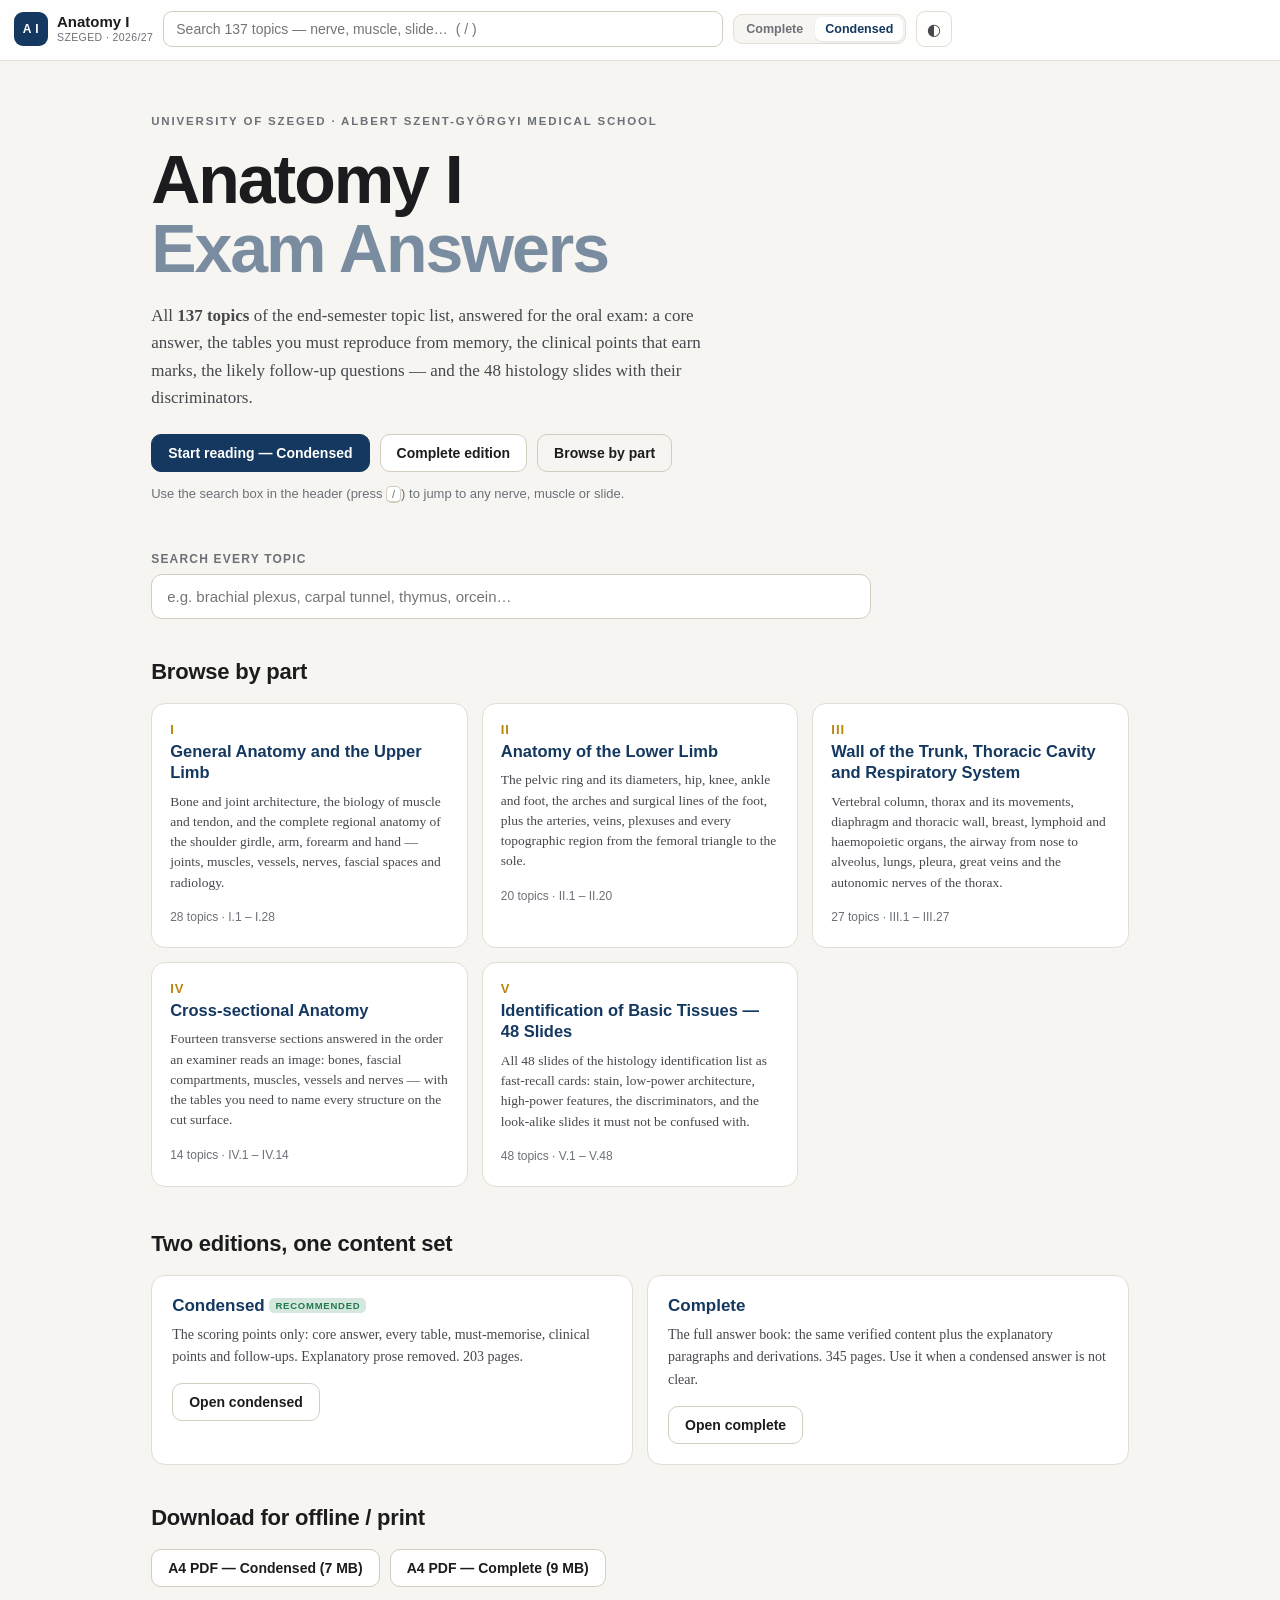
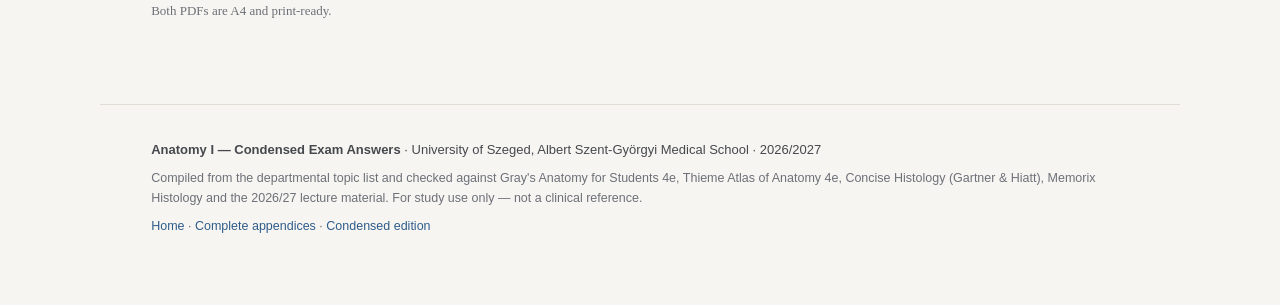
<file: index.html>
<!DOCTYPE html>
<html lang="en" data-edition="condensed">
<head>
<meta charset="utf-8">
<meta name="viewport" content="width=device-width, initial-scale=1">
<meta name="color-scheme" content="light dark">
<title>Anatomy I — Exam Answers · Anatomy I</title>
<meta name="description" content="Complete English exam answers for the Anatomy I end-semester exam, University of Szeged 2026/2027 — 137 topics, tables, clinical points and 48 histology slides.">
<link rel="stylesheet" href="site.css?v=1795093304">

</head>
<body class="home">
<a class="skip" href="#main">Skip to content</a>
<header class="topbar">
  <div class="bar-inner">
    <a class="brand" href="index.html">
      <span class="brand-mark">A I</span>
      <span class="brand-text">Anatomy&nbsp;I<small>Szeged · 2026/27</small></span>
    </a>
    <button class="icon-btn" id="navToggle" aria-label="Contents" title="Contents (c)">☰</button>
    <div class="search-wrap">
      <input id="q" type="search" placeholder="Search 137 topics — nerve, muscle, slide…  ( / )"
             autocomplete="off" spellcheck="false" aria-label="Search topics">
      <div id="results" class="results" hidden></div>
    </div>
    <nav class="ed-switch" aria-label="Edition">
      <a class="" href="full-part-1.html">Complete</a>
      <a class="on" href="condensed-part-1.html">Condensed</a>
    </nav>
    <button class="icon-btn" id="themeToggle" aria-label="Theme" title="Light / dark (t)">◐</button>
  </div>
  <div class="progress" id="progress"></div>
</header>
<div class="layout">
<main id="main" class="main home">
    <section class="hero">
      <p class="eyebrow">University of Szeged · Albert Szent-Györgyi Medical School</p>
      <h1>Anatomy&nbsp;I<br><span>Exam Answers</span></h1>
      <p class="lede">All <b>137 topics</b> of the end-semester topic list, answered for the oral exam:
      a core answer, the tables you must reproduce from memory, the clinical points that earn marks,
      the likely follow-up questions — and the 48 histology slides with their discriminators.</p>
      <div class="hero-actions">
        <a class="btn primary" href="condensed-part-1.html">Start reading — Condensed</a>
        <a class="btn" href="full-part-1.html">Complete edition</a>
        <a class="btn ghost" href="#parts">Browse by part</a>
      </div>
      <p class="hint">Use the search box in the header (press <kbd>/</kbd>) to jump to any nerve, muscle or slide.</p>
    </section>

    <section class="searchbig">
      <label for="q2">Search every topic</label>
      <input id="q2" type="search" placeholder="e.g. brachial plexus, carpal tunnel, thymus, orcein…" autocomplete="off">
      <div id="results2" class="results results-big" hidden></div>
    </section>

    <section id="parts" class="parts">
      <h2>Browse by part</h2>
      <div class="cards"><a class="card" href="condensed-part-1.html">
        <div class="card-no">I</div>
        <h3>General Anatomy and the Upper Limb</h3>
        <p>Bone and joint architecture, the biology of muscle and tendon, and the complete regional anatomy of the shoulder girdle, arm, forearm and hand — joints, muscles, vessels, nerves, fascial spaces and radiology.</p>
        <span class="card-meta">28 topics · I.1 – I.28</span>
      </a><a class="card" href="condensed-part-2.html">
        <div class="card-no">II</div>
        <h3>Anatomy of the Lower Limb</h3>
        <p>The pelvic ring and its diameters, hip, knee, ankle and foot, the arches and surgical lines of the foot, plus the arteries, veins, plexuses and every topographic region from the femoral triangle to the sole.</p>
        <span class="card-meta">20 topics · II.1 – II.20</span>
      </a><a class="card" href="condensed-part-3.html">
        <div class="card-no">III</div>
        <h3>Wall of the Trunk, Thoracic Cavity and Respiratory System</h3>
        <p>Vertebral column, thorax and its movements, diaphragm and thoracic wall, breast, lymphoid and haemopoietic organs, the airway from nose to alveolus, lungs, pleura, great veins and the autonomic nerves of the thorax.</p>
        <span class="card-meta">27 topics · III.1 – III.27</span>
      </a><a class="card" href="condensed-part-4.html">
        <div class="card-no">IV</div>
        <h3>Cross-sectional Anatomy</h3>
        <p>Fourteen transverse sections answered in the order an examiner reads an image: bones, fascial compartments, muscles, vessels and nerves — with the tables you need to name every structure on the cut surface.</p>
        <span class="card-meta">14 topics · IV.1 – IV.14</span>
      </a><a class="card" href="condensed-part-5.html">
        <div class="card-no">V</div>
        <h3>Identification of Basic Tissues — 48 Slides</h3>
        <p>All 48 slides of the histology identification list as fast-recall cards: stain, low-power architecture, high-power features, the discriminators, and the look-alike slides it must not be confused with.</p>
        <span class="card-meta">48 topics · V.1 – V.48</span>
      </a></div>
    </section>

    <section class="editions">
      <h2>Two editions, one content set</h2>
      <div class="ed-grid">
        <div class="ed">
          <h3>Condensed <span class="tag">recommended</span></h3>
          <p>The scoring points only: core answer, every table, must-memorise, clinical points and follow-ups.
          Explanatory prose removed. 203 pages.</p>
          <a class="btn" href="condensed-part-1.html">Open condensed</a>
        </div>
        <div class="ed">
          <h3>Complete</h3>
          <p>The full answer book: the same verified content plus the explanatory paragraphs and derivations.
          345 pages. Use it when a condensed answer is not clear.</p>
          <a class="btn" href="full-part-1.html">Open complete</a>
        </div>
      </div>
    </section>

    <section class="dl">
      <h2>Download for offline / print</h2>
      <div class="dl-grid">
        <a class="btn" href="downloads/Anatomy_I_Condensed_Exam_Answers.pdf" download>A4 PDF — Condensed (7 MB)</a>
        <a class="btn" href="downloads/Anatomy_I_Exam_Answers.pdf" download>A4 PDF — Complete (9 MB)</a>
      </div>
      <p class="muted">Both PDFs are A4 and print-ready.</p>
    </section>
  </main>
</div>
<footer class="foot">
  <p><b>Anatomy I — Condensed Exam Answers</b> · University of Szeged, Albert Szent-Györgyi Medical School · 2026/2027</p>
  <p class="muted">Compiled from the departmental topic list and checked against Gray's Anatomy for Students 4e, Thieme Atlas of Anatomy 4e,
  Concise Histology (Gartner &amp; Hiatt), Memorix Histology and the 2026/27 lecture material. For study use only —
  not a clinical reference.</p>
  <p class="muted"><a href="index.html">Home</a> · <a href="full-appendices.html">Complete appendices</a> ·
  <a href="condensed-part-1.html">Condensed edition</a></p>
</footer>
<div id="searchOverlay" class="overlay" hidden></div>
<script src="site.js?v=1795093304" data-root="" data-ed="condensed" data-ver="1795093304"></script>
</body>
</html>
</file>
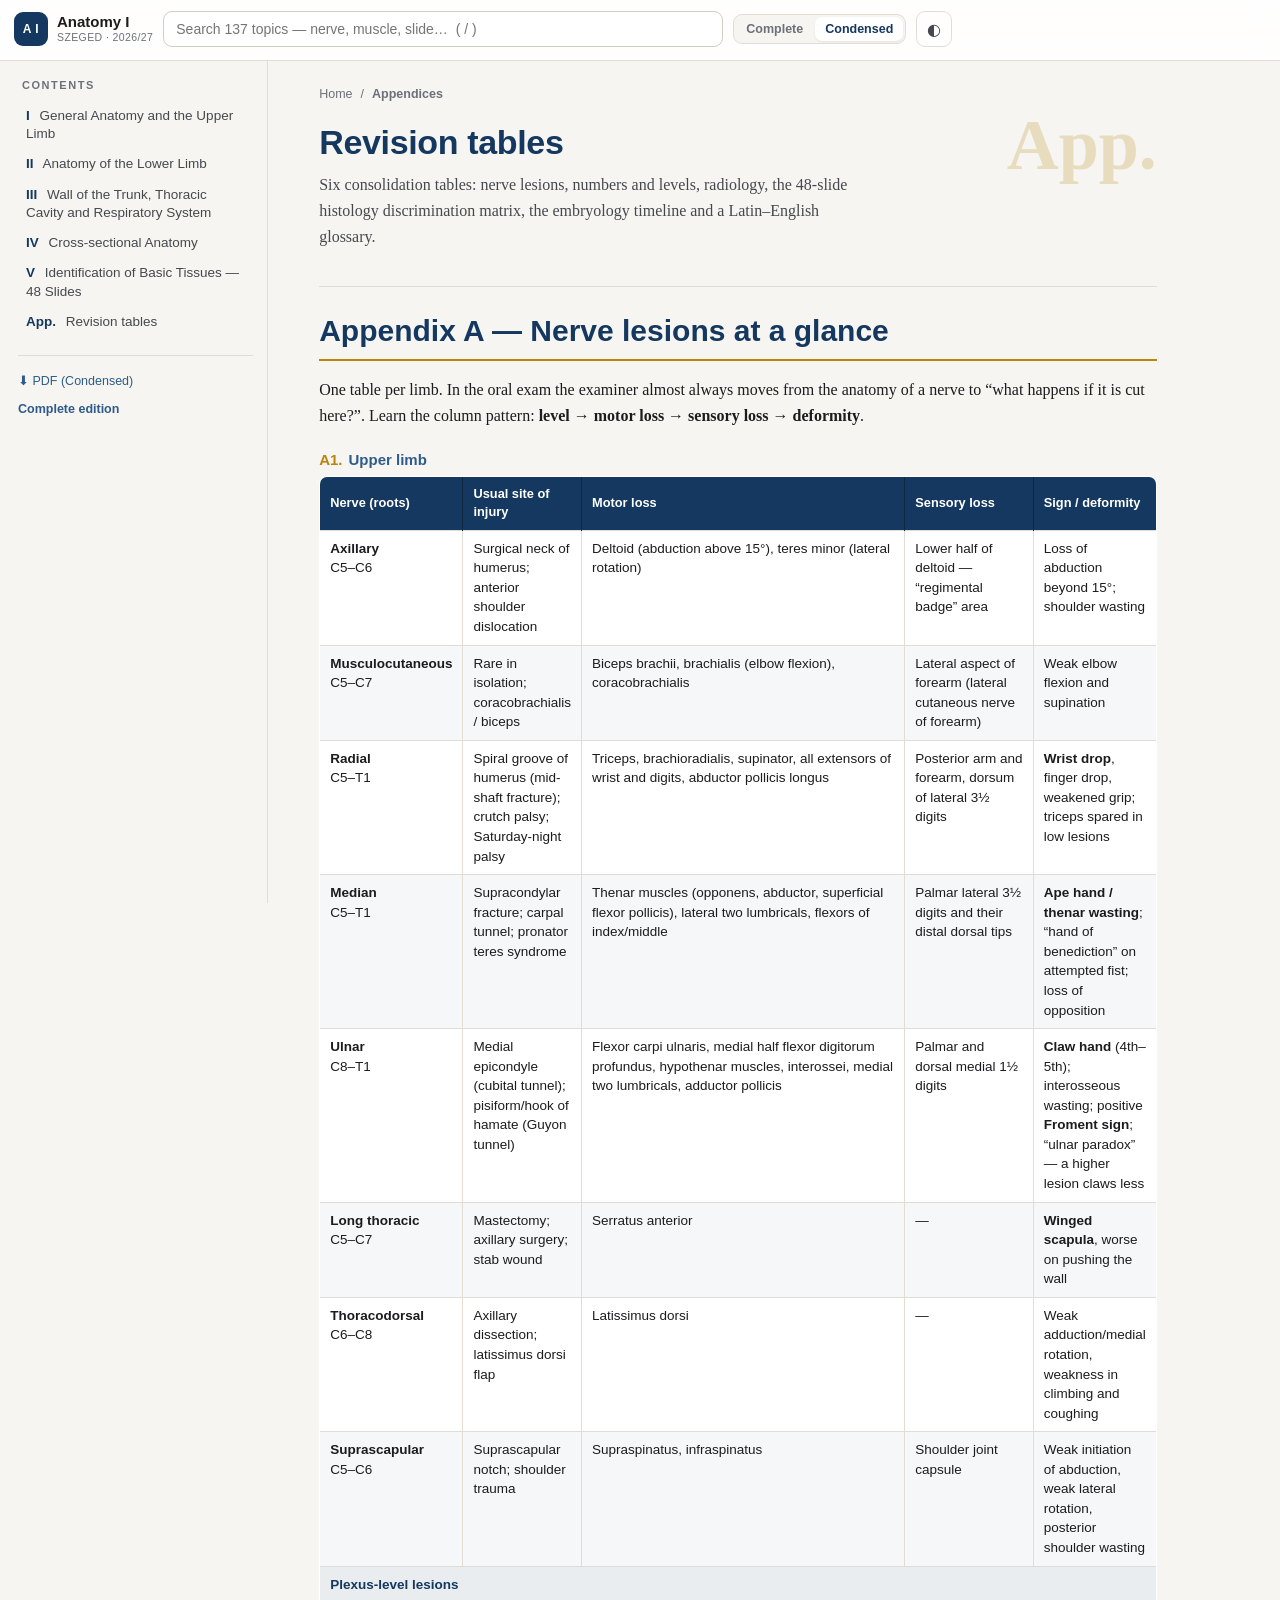
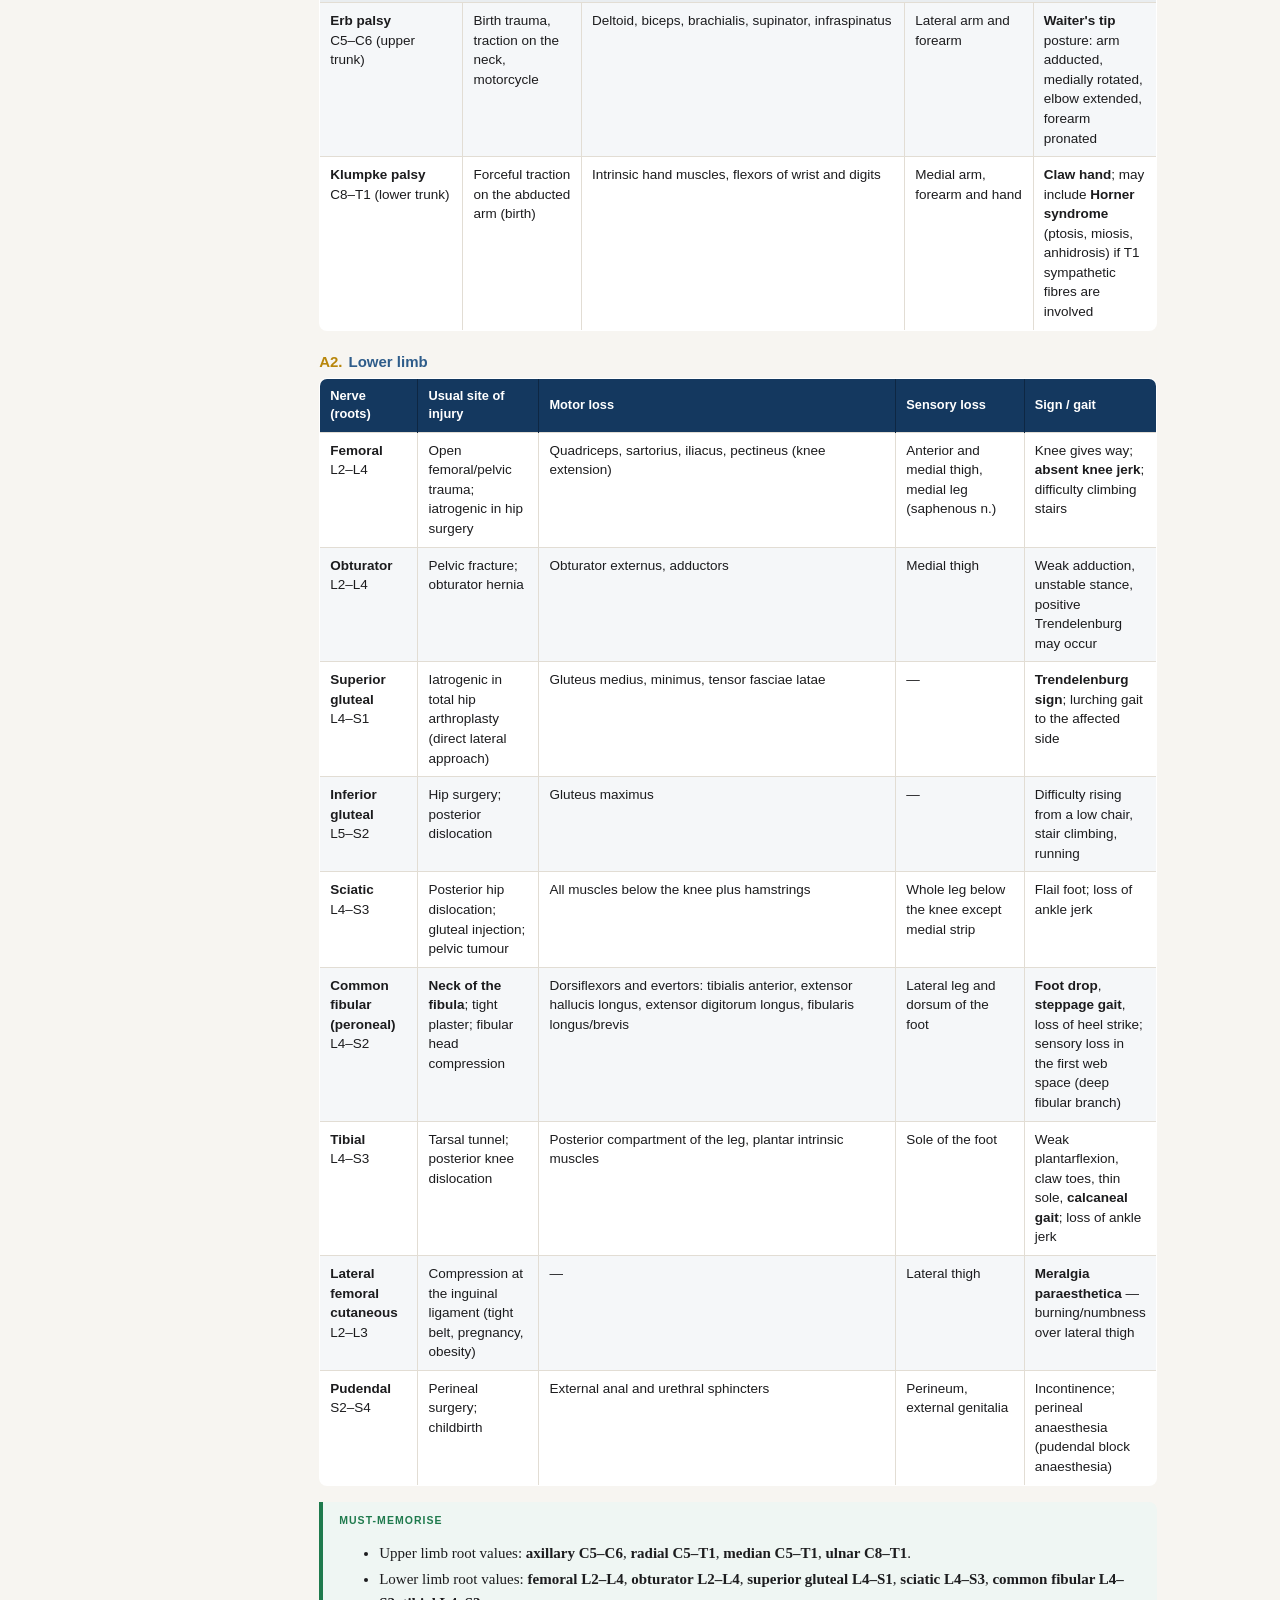
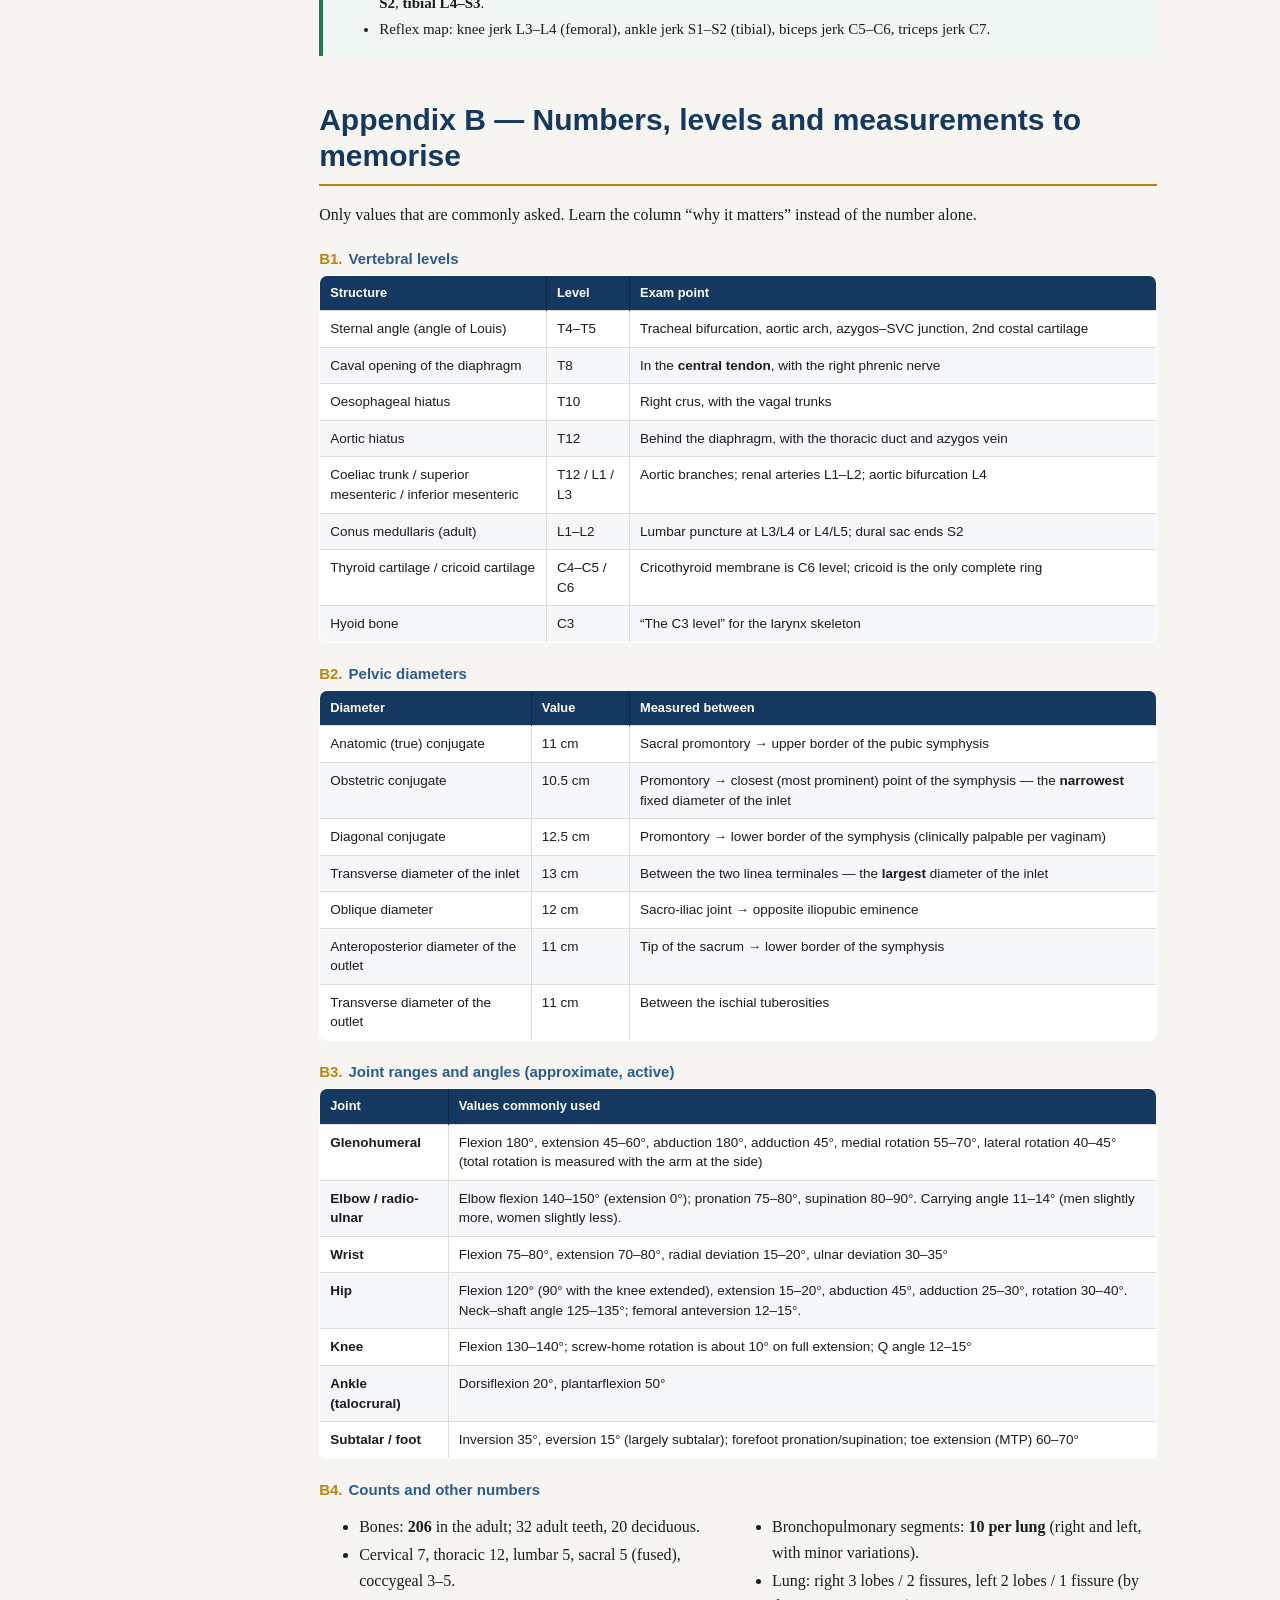
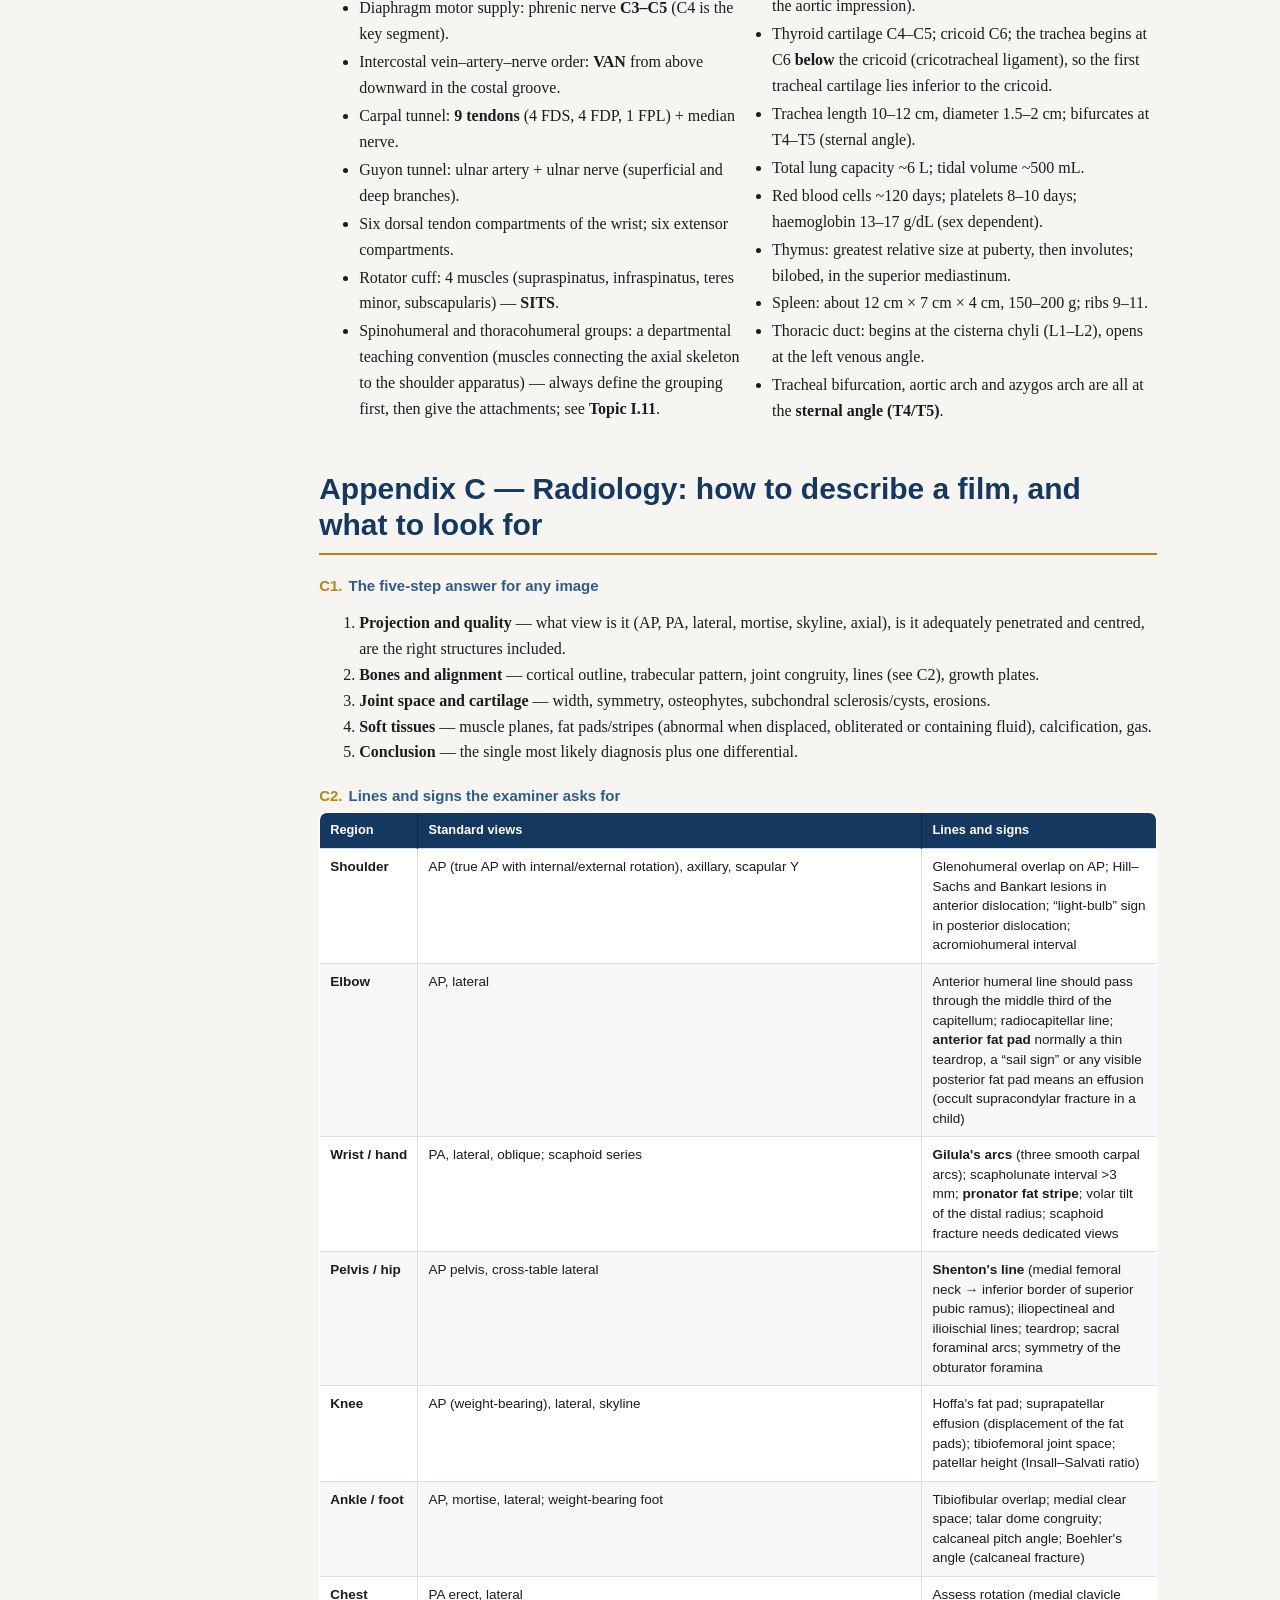
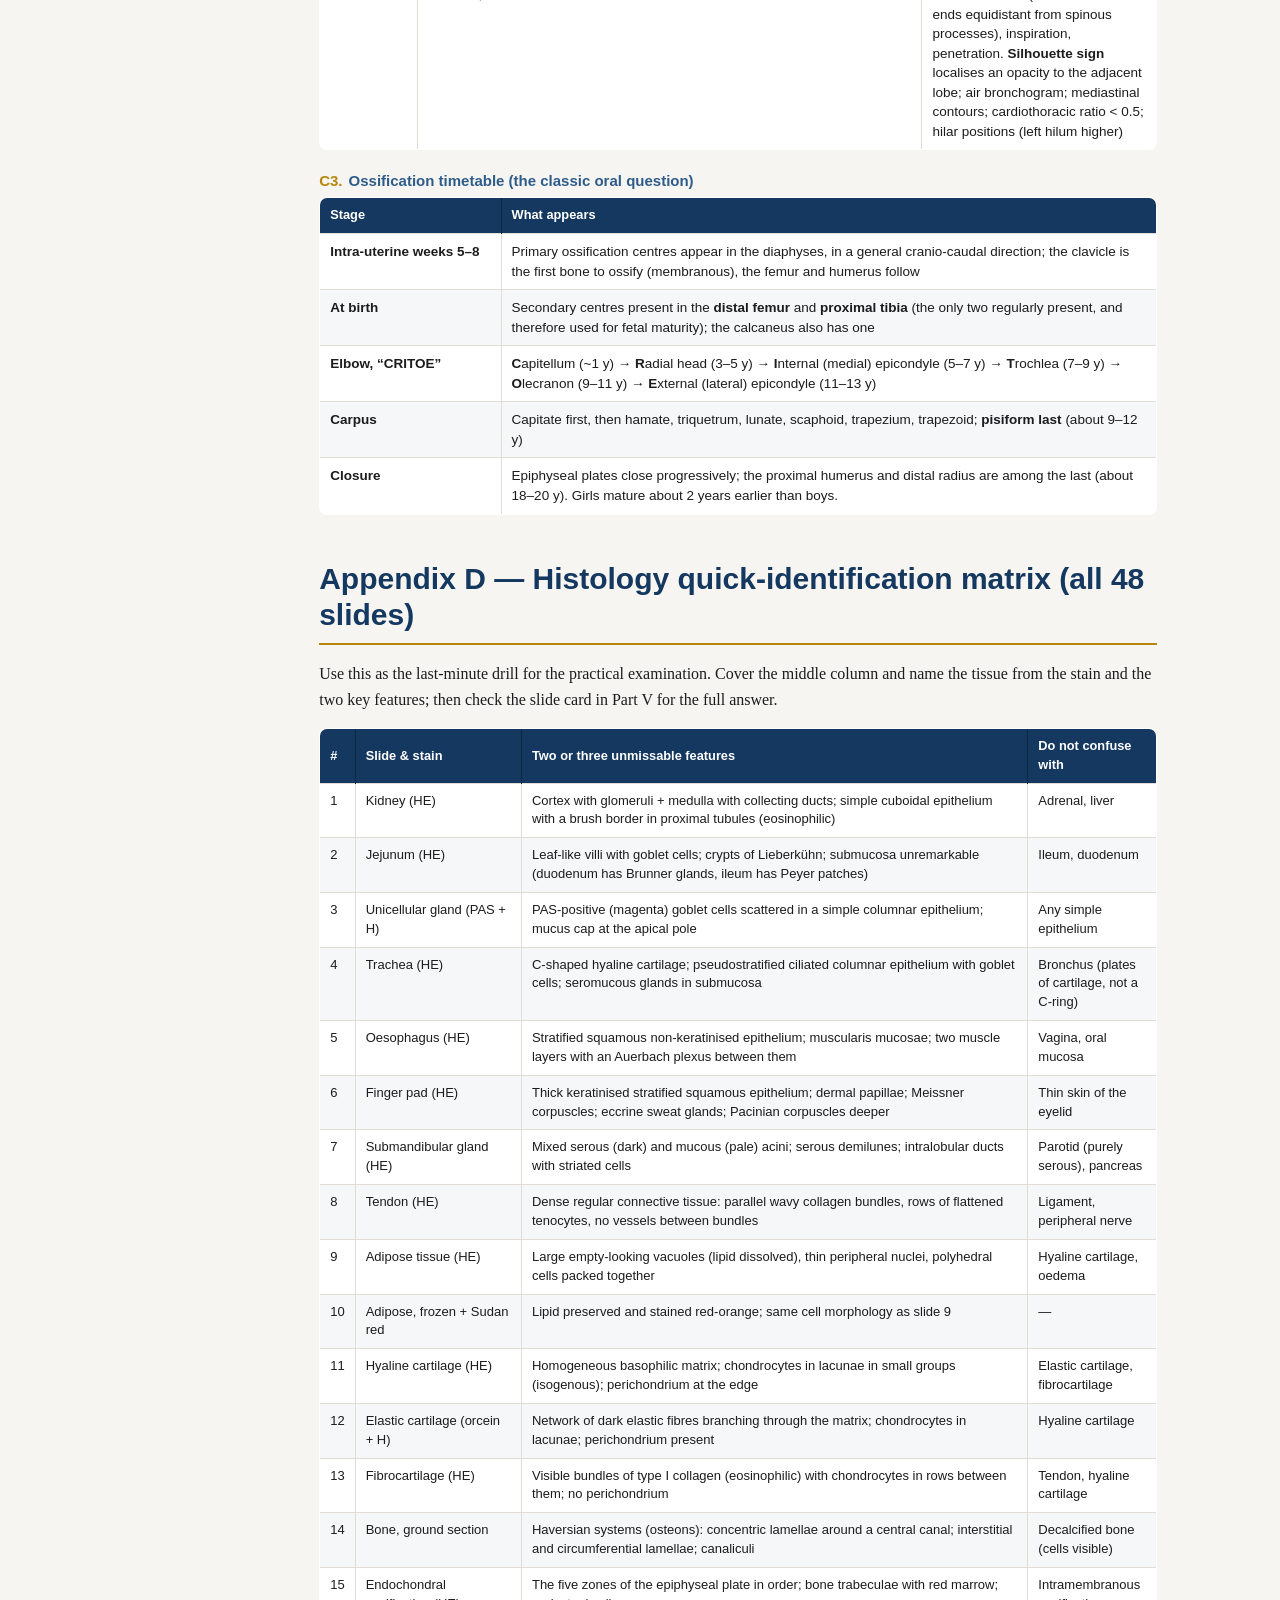
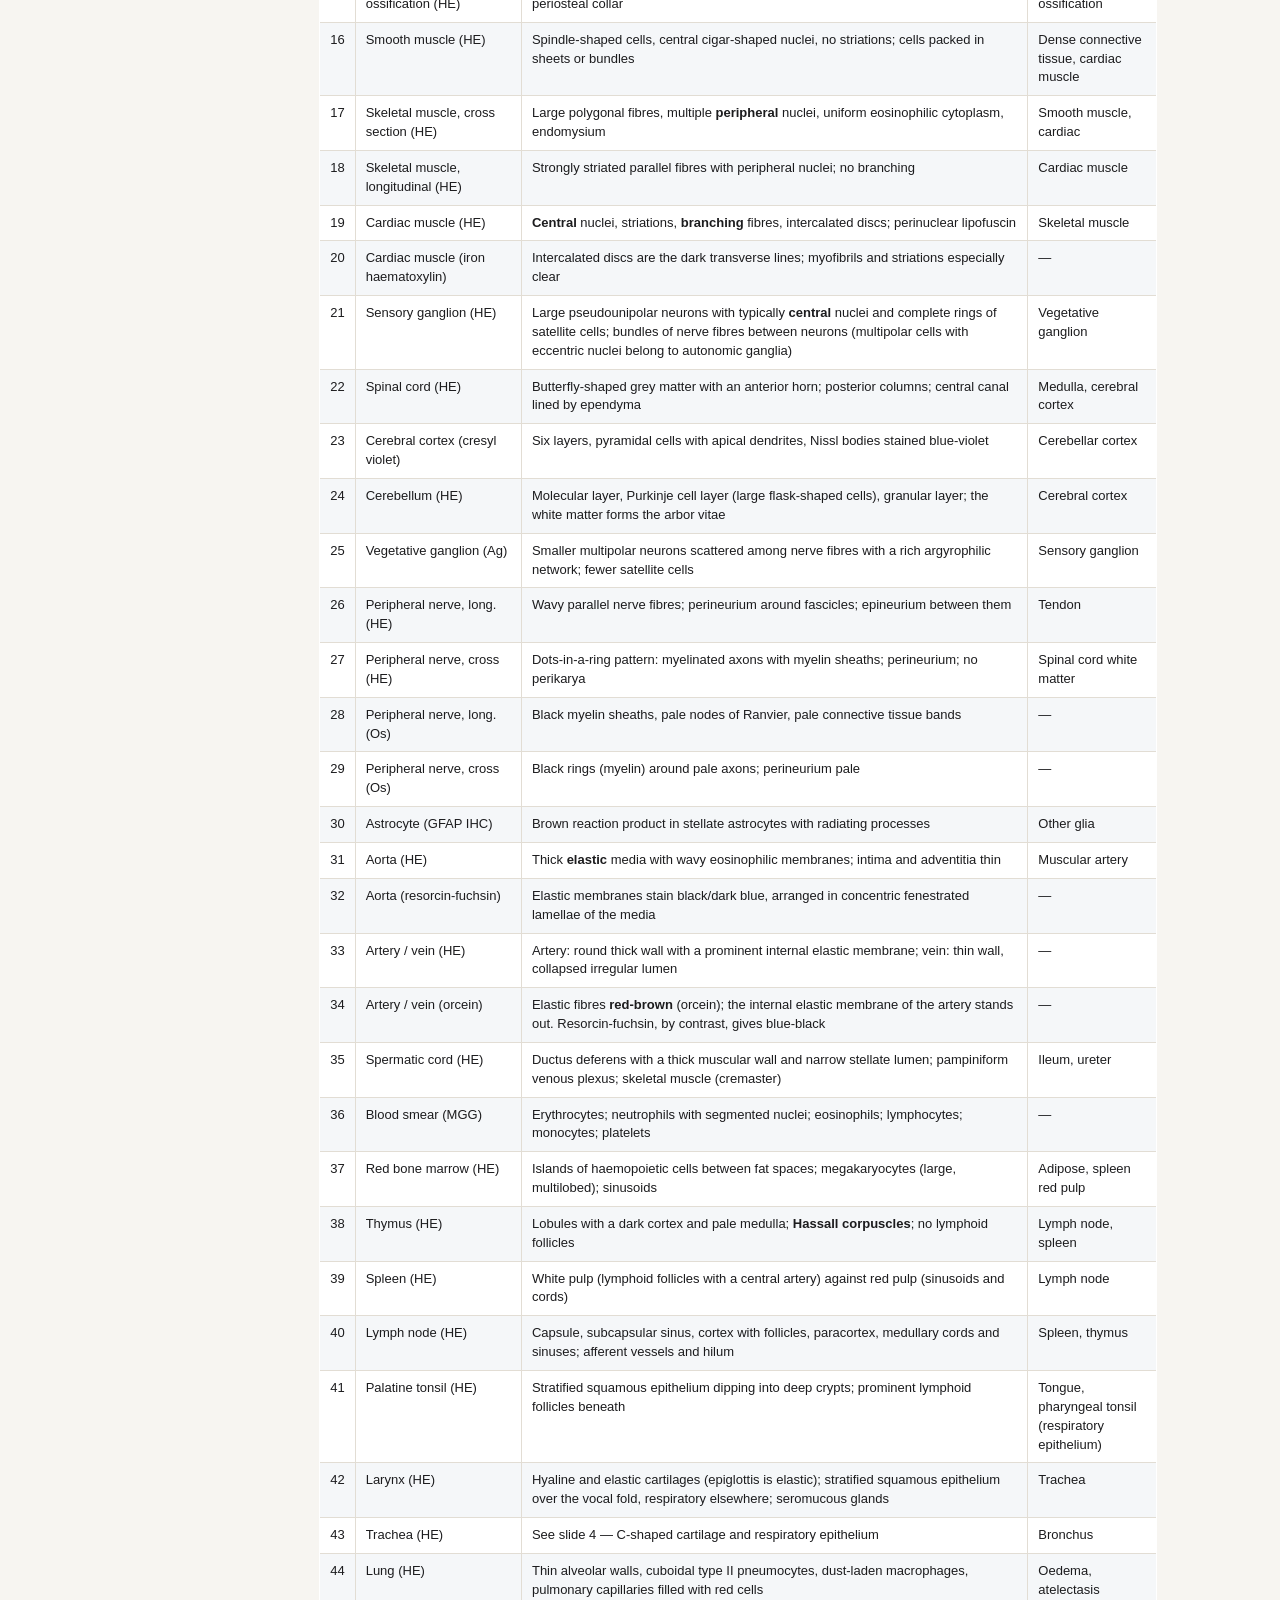
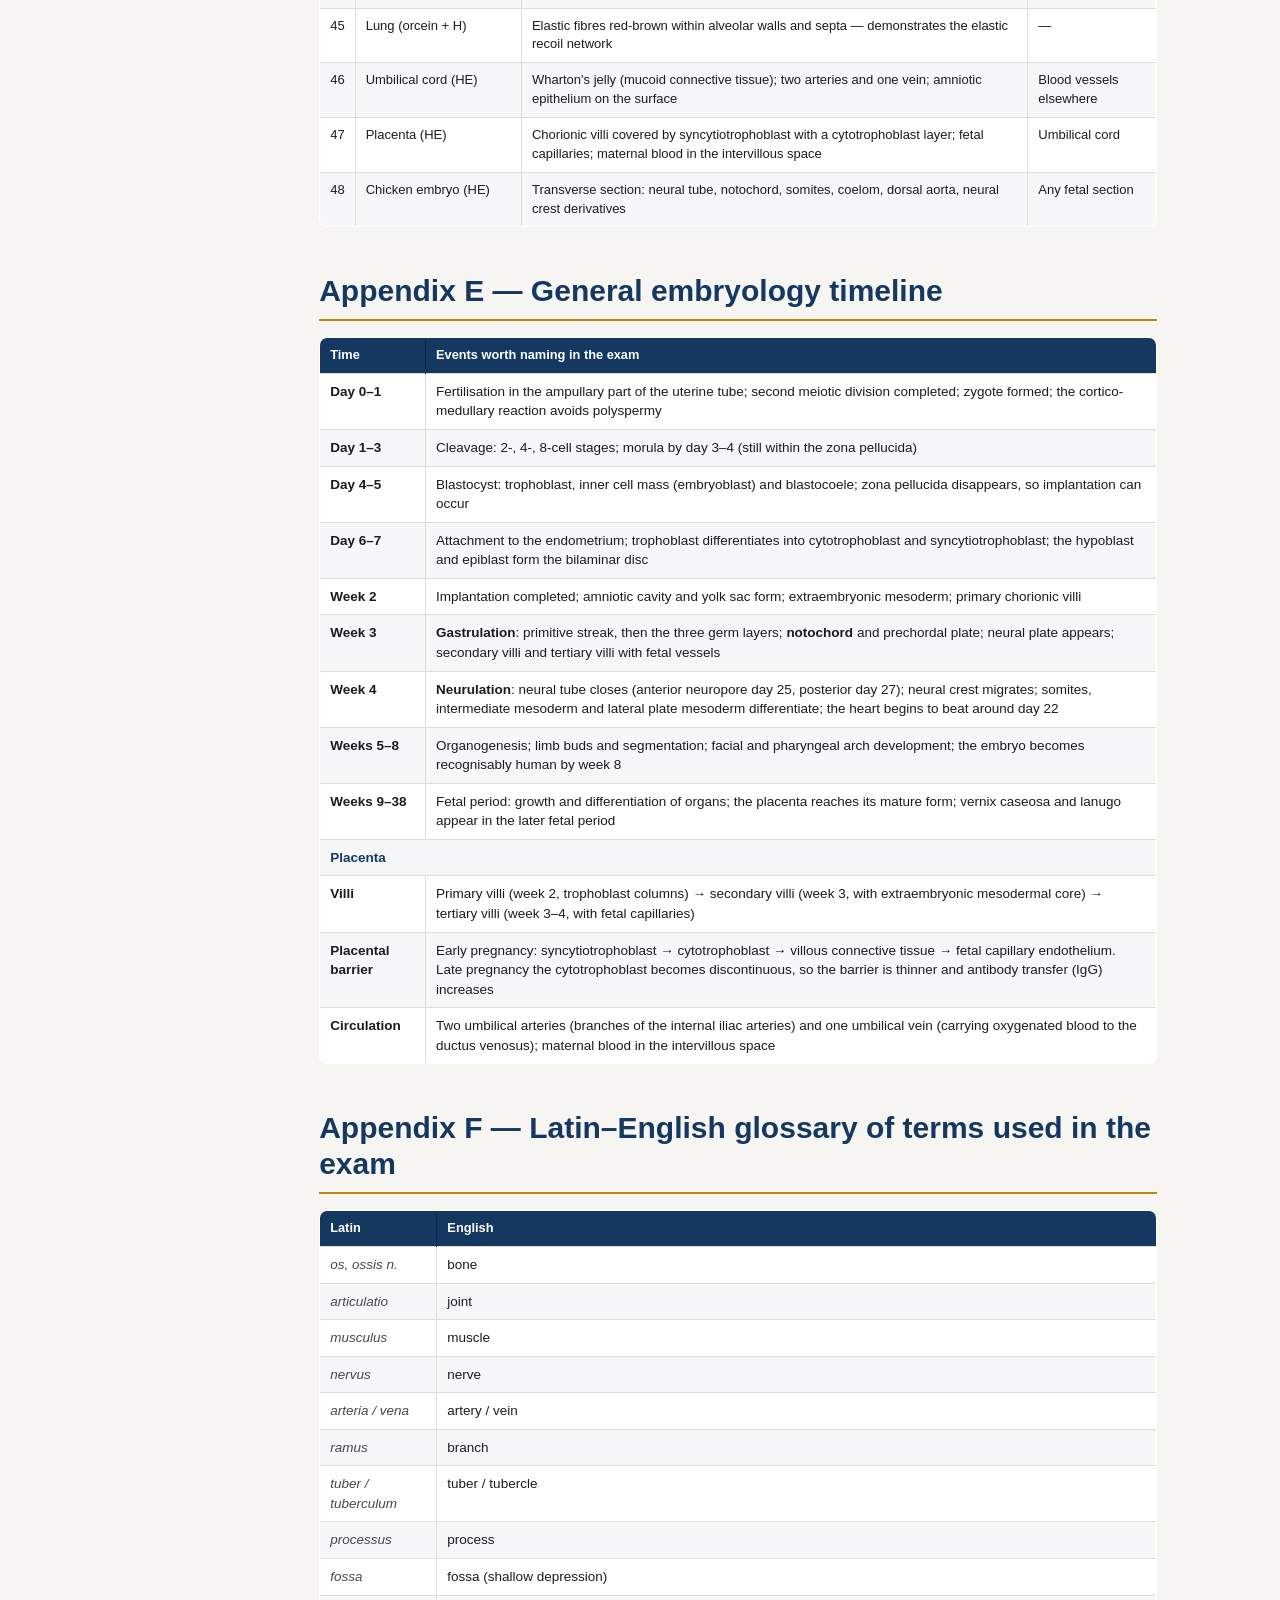
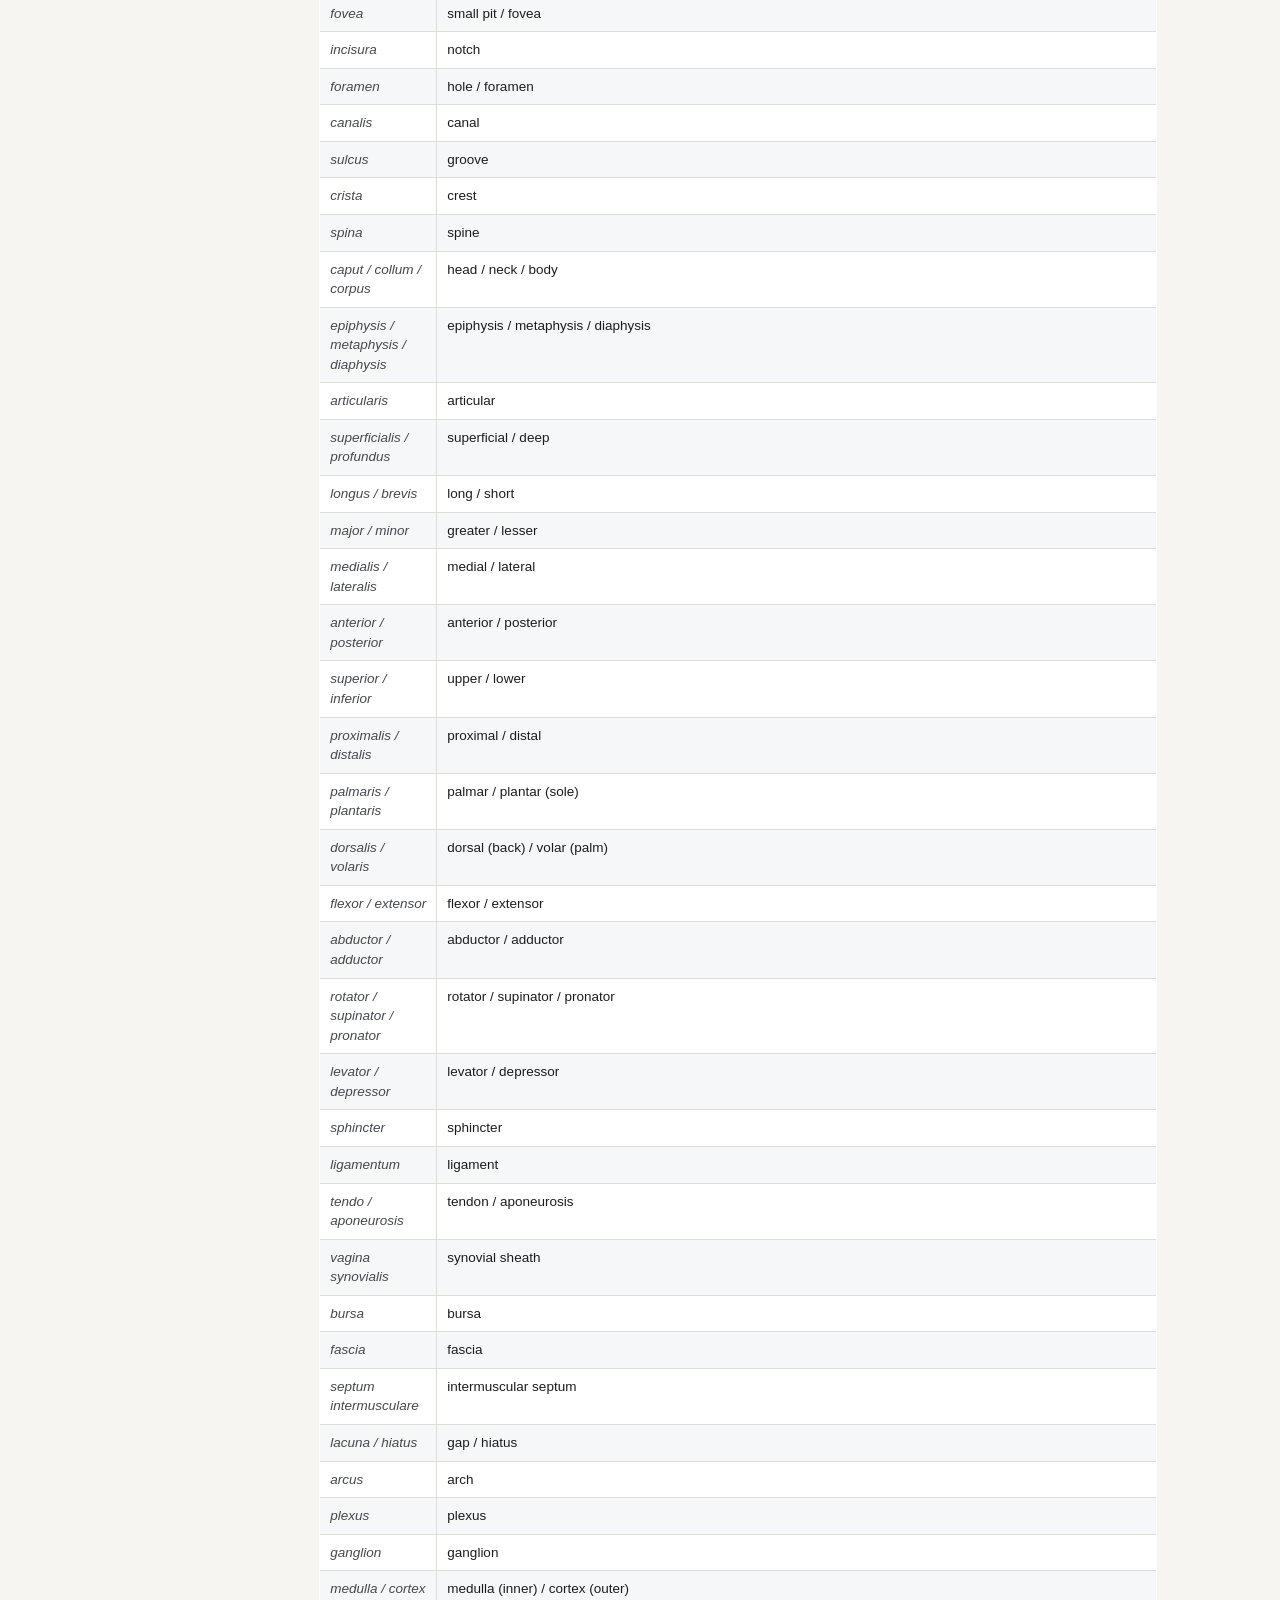
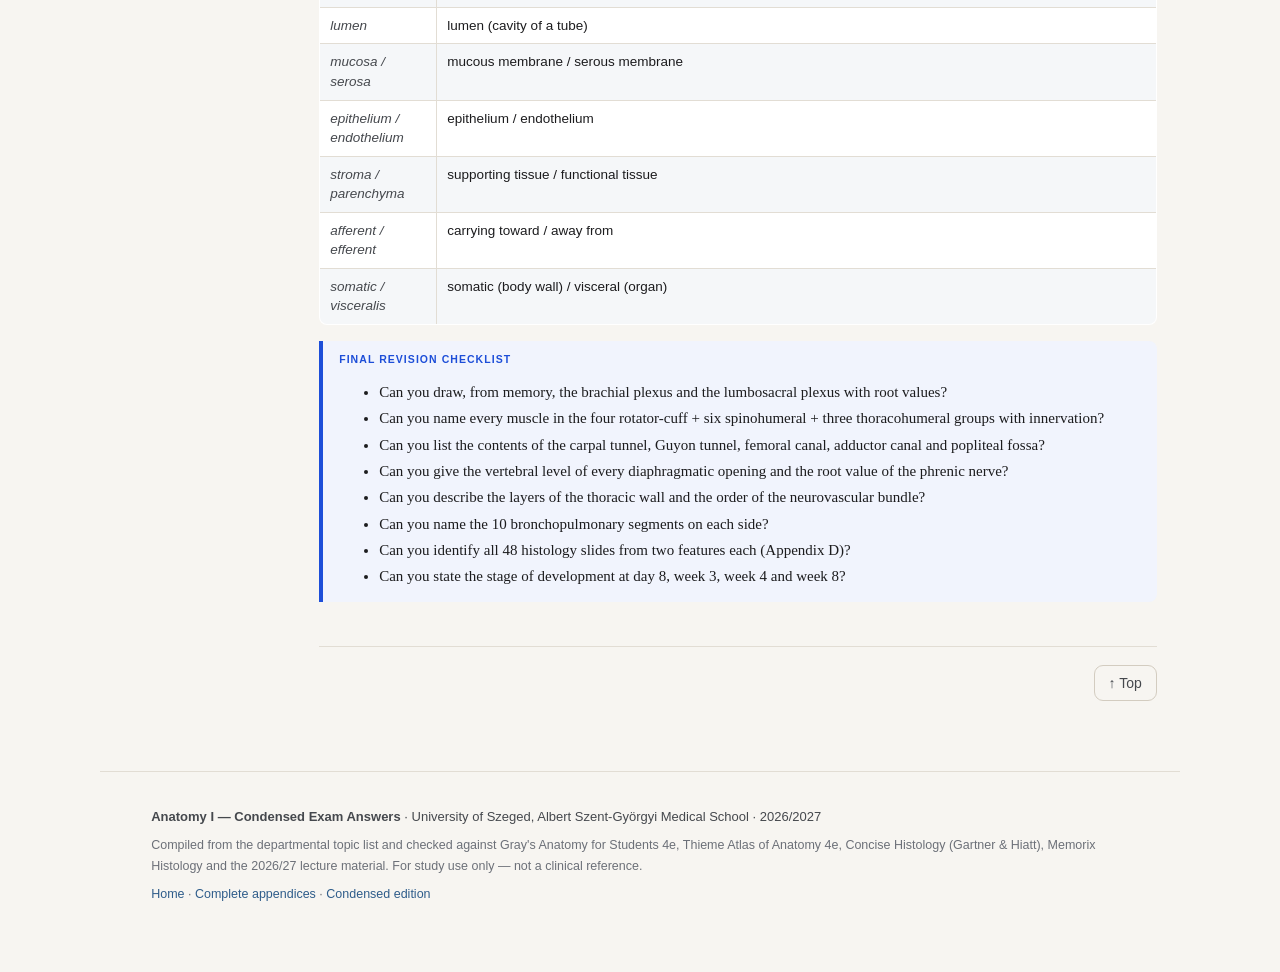
<file: condensed-appendices.html>
<!DOCTYPE html>
<html lang="en" data-edition="condensed">
<head>
<meta charset="utf-8">
<meta name="viewport" content="width=device-width, initial-scale=1">
<meta name="color-scheme" content="light dark">
<title>Appendices — Revision tables · Anatomy I</title>
<meta name="description" content="Complete English exam answers for the Anatomy I end-semester exam, University of Szeged 2026/2027 — 137 topics, tables, clinical points and 48 histology slides.">
<link rel="stylesheet" href="site.css?v=1795093304">

</head>
<body class="">
<a class="skip" href="#main">Skip to content</a>
<header class="topbar">
  <div class="bar-inner">
    <a class="brand" href="index.html">
      <span class="brand-mark">A I</span>
      <span class="brand-text">Anatomy&nbsp;I<small>Szeged · 2026/27</small></span>
    </a>
    <button class="icon-btn" id="navToggle" aria-label="Contents" title="Contents (c)">☰</button>
    <div class="search-wrap">
      <input id="q" type="search" placeholder="Search 137 topics — nerve, muscle, slide…  ( / )"
             autocomplete="off" spellcheck="false" aria-label="Search topics">
      <div id="results" class="results" hidden></div>
    </div>
    <nav class="ed-switch" aria-label="Edition">
      <a class="" href="full-part-1.html">Complete</a>
      <a class="on" href="condensed-part-1.html">Condensed</a>
    </nav>
    <button class="icon-btn" id="themeToggle" aria-label="Theme" title="Light / dark (t)">◐</button>
  </div>
  <div class="progress" id="progress"></div>
</header>
<div class="layout">
<aside class="sidebar" id="sidebar">
  <div class="side-head">Contents</div>
  <nav><ul class="navlist"><li class="navpart"><a href="condensed-part-1.html"><b>I</b> General Anatomy and the Upper Limb</a></li><li class="navpart"><a href="condensed-part-2.html"><b>II</b> Anatomy of the Lower Limb</a></li><li class="navpart"><a href="condensed-part-3.html"><b>III</b> Wall of the Trunk, Thoracic Cavity and Respiratory System</a></li><li class="navpart"><a href="condensed-part-4.html"><b>IV</b> Cross-sectional Anatomy</a></li><li class="navpart"><a href="condensed-part-5.html"><b>V</b> Identification of Basic Tissues — 48 Slides</a></li><li class="navpart"><a href="condensed-appendices.html"><b>App.</b> Revision tables</a></li></ul></nav>
  <div class="side-foot">
    <a href="Anatomy_I_Condensed_Exam_Answers.pdf" download>⬇ PDF (Condensed)</a>
    <div class="side-ed"><a href="full-part-1.html">Complete edition</a></div>
  </div>
</aside>
  <main id="main" class="main">
    <nav class="crumbs"><a href="index.html">Home</a> <span>/</span> <b>Appendices</b></nav>
    <header class="parthead">
      <div class="partno">App.</div>
      <h1>Revision tables</h1>
      <p class="lede">Six consolidation tables: nerve lesions, numbers and levels, radiology, the 48-slide
      histology discrimination matrix, the embryology timeline and a Latin–English glossary.</p>
    </header>
    <div class="appendix-body"><!-- APPENDICES — consolidated revision tables -->
<div class="appendix">

<h1 class="front" id="appA">Appendix A &mdash; Nerve lesions at a glance</h1>
<p>One table per limb. In the oral exam the examiner almost always moves from the anatomy of a nerve to
&ldquo;what happens if it is cut here?&rdquo;. Learn the column pattern: <b>level &rarr; motor loss &rarr; sensory loss &rarr; deformity</b>.</p>

<h3><span class="hn">A1.</span>Upper limb</h3>
<table class="tbl">
  <thead><tr><th style="width:26mm">Nerve (roots)</th><th style="width:30mm">Usual site of injury</th><th>Motor loss</th><th style="width:34mm">Sensory loss</th><th style="width:32mm">Sign / deformity</th></tr></thead>
  <tbody>
    <tr><td><b>Axillary</b><br>C5&ndash;C6</td><td>Surgical neck of humerus; anterior shoulder dislocation</td><td>Deltoid (abduction above 15&deg;), teres minor (lateral rotation)</td><td>Lower half of deltoid &mdash; &ldquo;regimental badge&rdquo; area</td><td>Loss of abduction beyond 15&deg;; shoulder wasting</td></tr>
    <tr><td><b>Musculocutaneous</b><br>C5&ndash;C7</td><td>Rare in isolation; coracobrachialis / biceps</td><td>Biceps brachii, brachialis (elbow flexion), coracobrachialis</td><td>Lateral aspect of forearm (lateral cutaneous nerve of forearm)</td><td>Weak elbow flexion and supination</td></tr>
    <tr><td><b>Radial</b><br>C5&ndash;T1</td><td>Spiral groove of humerus (mid-shaft fracture); crutch palsy; Saturday-night palsy</td><td>Triceps, brachioradialis, supinator, all extensors of wrist and digits, abductor pollicis longus</td><td>Posterior arm and forearm, dorsum of lateral 3&frac12; digits</td><td><b>Wrist drop</b>, finger drop, weakened grip; triceps spared in low lesions</td></tr>
    <tr><td><b>Median</b><br>C5&ndash;T1</td><td>Supracondylar fracture; carpal tunnel; pronator teres syndrome</td><td>Thenar muscles (opponens, abductor, superficial flexor pollicis), lateral two lumbricals, flexors of index/middle</td><td>Palmar lateral 3&frac12; digits and their distal dorsal tips</td><td><b>Ape hand / thenar wasting</b>; &ldquo;hand of benediction&rdquo; on attempted fist; loss of opposition</td></tr>
    <tr><td><b>Ulnar</b><br>C8&ndash;T1</td><td>Medial epicondyle (cubital tunnel); pisiform/hook of hamate (Guyon tunnel)</td><td>Flexor carpi ulnaris, medial half flexor digitorum profundus, hypothenar muscles, interossei, medial two lumbricals, adductor pollicis</td><td>Palmar and dorsal medial 1&frac12; digits</td><td><b>Claw hand</b> (4th&ndash;5th); interosseous wasting; positive <b>Froment sign</b>; &ldquo;ulnar paradox&rdquo; &mdash; a higher lesion claws less</td></tr>
    <tr><td><b>Long thoracic</b><br>C5&ndash;C7</td><td>Mastectomy; axillary surgery; stab wound</td><td>Serratus anterior</td><td>&mdash;</td><td><b>Winged scapula</b>, worse on pushing the wall</td></tr>
    <tr><td><b>Thoracodorsal</b><br>C6&ndash;C8</td><td>Axillary dissection; latissimus dorsi flap</td><td>Latissimus dorsi</td><td>&mdash;</td><td>Weak adduction/medial rotation, weakness in climbing and coughing</td></tr>
    <tr><td><b>Suprascapular</b><br>C5&ndash;C6</td><td>Suprascapular notch; shoulder trauma</td><td>Supraspinatus, infraspinatus</td><td>Shoulder joint capsule</td><td>Weak initiation of abduction, weak lateral rotation, posterior shoulder wasting</td></tr>
    <tr class="sub"><td colspan="5">Plexus-level lesions</td></tr>
    <tr><td><b>Erb palsy</b><br>C5&ndash;C6 (upper trunk)</td><td>Birth trauma, traction on the neck, motorcycle</td><td>Deltoid, biceps, brachialis, supinator, infraspinatus</td><td>Lateral arm and forearm</td><td><b>Waiter's tip</b> posture: arm adducted, medially rotated, elbow extended, forearm pronated</td></tr>
    <tr><td><b>Klumpke palsy</b><br>C8&ndash;T1 (lower trunk)</td><td>Forceful traction on the abducted arm (birth)</td><td>Intrinsic hand muscles, flexors of wrist and digits</td><td>Medial arm, forearm and hand</td><td><b>Claw hand</b>; may include <b>Horner syndrome</b> (ptosis, miosis, anhidrosis) if T1 sympathetic fibres are involved</td></tr>
  </tbody>
</table>

<h3><span class="hn">A2.</span>Lower limb</h3>
<table class="tbl">
  <thead><tr><th style="width:26mm">Nerve (roots)</th><th style="width:32mm">Usual site of injury</th><th>Motor loss</th><th style="width:34mm">Sensory loss</th><th style="width:30mm">Sign / gait</th></tr></thead>
  <tbody>
    <tr><td><b>Femoral</b><br>L2&ndash;L4</td><td>Open femoral/pelvic trauma; iatrogenic in hip surgery</td><td>Quadriceps, sartorius, iliacus, pectineus (knee extension)</td><td>Anterior and medial thigh, medial leg (saphenous n.)</td><td>Knee gives way; <b>absent knee jerk</b>; difficulty climbing stairs</td></tr>
    <tr><td><b>Obturator</b><br>L2&ndash;L4</td><td>Pelvic fracture; obturator hernia</td><td>Obturator externus, adductors</td><td>Medial thigh</td><td>Weak adduction, unstable stance, positive Trendelenburg may occur</td></tr>
    <tr><td><b>Superior gluteal</b><br>L4&ndash;S1</td><td>Iatrogenic in total hip arthroplasty (direct lateral approach)</td><td>Gluteus medius, minimus, tensor fasciae latae</td><td>&mdash;</td><td><b>Trendelenburg sign</b>; lurching gait to the affected side</td></tr>
    <tr><td><b>Inferior gluteal</b><br>L5&ndash;S2</td><td>Hip surgery; posterior dislocation</td><td>Gluteus maximus</td><td>&mdash;</td><td>Difficulty rising from a low chair, stair climbing, running</td></tr>
    <tr><td><b>Sciatic</b><br>L4&ndash;S3</td><td>Posterior hip dislocation; gluteal injection; pelvic tumour</td><td>All muscles below the knee plus hamstrings</td><td>Whole leg below the knee except medial strip</td><td>Flail foot; loss of ankle jerk</td></tr>
    <tr><td><b>Common fibular (peroneal)</b><br>L4&ndash;S2</td><td><b>Neck of the fibula</b>; tight plaster; fibular head compression</td><td>Dorsiflexors and evertors: tibialis anterior, extensor hallucis longus, extensor digitorum longus, fibularis longus/brevis</td><td>Lateral leg and dorsum of the foot</td><td><b>Foot drop</b>, <b>steppage gait</b>, loss of heel strike; sensory loss in the first web space (deep fibular branch)</td></tr>
    <tr><td><b>Tibial</b><br>L4&ndash;S3</td><td>Tarsal tunnel; posterior knee dislocation</td><td>Posterior compartment of the leg, plantar intrinsic muscles</td><td>Sole of the foot</td><td>Weak plantarflexion, claw toes, thin sole, <b>calcaneal gait</b>; loss of ankle jerk</td></tr>
    <tr><td><b>Lateral femoral cutaneous</b><br>L2&ndash;L3</td><td>Compression at the inguinal ligament (tight belt, pregnancy, obesity)</td><td>&mdash;</td><td>Lateral thigh</td><td><b>Meralgia paraesthetica</b> &mdash; burning/numbness over lateral thigh</td></tr>
    <tr><td><b>Pudendal</b><br>S2&ndash;S4</td><td>Perineal surgery; childbirth</td><td>External anal and urethral sphincters</td><td>Perineum, external genitalia</td><td>Incontinence; perineal anaesthesia (pudendal block anaesthesia)</td></tr>
  </tbody>
</table>

<div class="box key"><span class="bt">Must-memorise</span>
  <ul class="tight">
    <li>Upper limb root values: <b>axillary C5&ndash;C6</b>, <b>radial C5&ndash;T1</b>, <b>median C5&ndash;T1</b>, <b>ulnar C8&ndash;T1</b>.</li>
    <li>Lower limb root values: <b>femoral L2&ndash;L4</b>, <b>obturator L2&ndash;L4</b>, <b>superior gluteal L4&ndash;S1</b>, <b>sciatic L4&ndash;S3</b>, <b>common fibular L4&ndash;S2</b>, <b>tibial L4&ndash;S3</b>.</li>
    <li>Reflex map: knee jerk L3&ndash;L4 (femoral), ankle jerk S1&ndash;S2 (tibial), biceps jerk C5&ndash;C6, triceps jerk C7.</li>
  </ul>
</div>

<h1 class="front" id="appB">Appendix B &mdash; Numbers, levels and measurements to memorise</h1>
<p>Only values that are commonly asked. Learn the column &ldquo;why it matters&rdquo; instead of the number alone.</p>

<h3><span class="hn">B1.</span>Vertebral levels</h3>
<table class="tbl">
  <thead><tr><th style="width:60mm">Structure</th><th style="width:22mm">Level</th><th>Exam point</th></tr></thead>
  <tbody>
    <tr><td>Sternal angle (angle of Louis)</td><td>T4&ndash;T5</td><td>Tracheal bifurcation, aortic arch, azygos&ndash;SVC junction, 2nd costal cartilage</td></tr>
    <tr><td>Caval opening of the diaphragm</td><td>T8</td><td>In the <b>central tendon</b>, with the right phrenic nerve</td></tr>
    <tr><td>Oesophageal hiatus</td><td>T10</td><td>Right crus, with the vagal trunks</td></tr>
    <tr><td>Aortic hiatus</td><td>T12</td><td>Behind the diaphragm, with the thoracic duct and azygos vein</td></tr>
    <tr><td>Coeliac trunk / superior mesenteric / inferior mesenteric</td><td>T12 / L1 / L3</td><td>Aortic branches; renal arteries L1&ndash;L2; aortic bifurcation L4</td></tr>
    <tr><td>Conus medullaris (adult)</td><td>L1&ndash;L2</td><td>Lumbar puncture at L3/L4 or L4/L5; dural sac ends S2</td></tr>
    <tr><td>Thyroid cartilage / cricoid cartilage</td><td>C4&ndash;C5 / C6</td><td>Cricothyroid membrane is C6 level; cricoid is the only complete ring</td></tr>
    <tr><td>Hyoid bone</td><td>C3</td><td>&ldquo;The C3 level&rdquo; for the larynx skeleton</td></tr>
  </tbody>
</table>

<h3><span class="hn">B2.</span>Pelvic diameters</h3>
<table class="tbl">
  <thead><tr><th style="width:56mm">Diameter</th><th style="width:26mm">Value</th><th>Measured between</th></tr></thead>
  <tbody>
    <tr><td>Anatomic (true) conjugate</td><td>11 cm</td><td>Sacral promontory &rarr; upper border of the pubic symphysis</td></tr>
    <tr><td>Obstetric conjugate</td><td>10.5 cm</td><td>Promontory &rarr; closest (most prominent) point of the symphysis &mdash; the <b>narrowest</b> fixed diameter of the inlet</td></tr>
    <tr><td>Diagonal conjugate</td><td>12.5 cm</td><td>Promontory &rarr; lower border of the symphysis (clinically palpable per vaginam)</td></tr>
    <tr><td>Transverse diameter of the inlet</td><td>13 cm</td><td>Between the two linea terminales &mdash; the <b>largest</b> diameter of the inlet</td></tr>
    <tr><td>Oblique diameter</td><td>12 cm</td><td>Sacro-iliac joint &rarr; opposite iliopubic eminence</td></tr>
    <tr><td>Anteroposterior diameter of the outlet</td><td>11 cm</td><td>Tip of the sacrum &rarr; lower border of the symphysis</td></tr>
    <tr><td>Transverse diameter of the outlet</td><td>11 cm</td><td>Between the ischial tuberosities</td></tr>
  </tbody>
</table>

<h3><span class="hn">B3.</span>Joint ranges and angles (approximate, active)</h3>
<table class="tbl">
  <thead><tr><th style="width:34mm">Joint</th><th>Values commonly used</th></tr></thead>
  <tbody>
    <tr><td><b>Glenohumeral</b></td><td>Flexion 180&deg;, extension 45&ndash;60&deg;, abduction 180&deg;, adduction 45&deg;, medial rotation 55&ndash;70&deg;, lateral rotation 40&ndash;45&deg; (total rotation is measured with the arm at the side)</td></tr>
    <tr><td><b>Elbow / radio-ulnar</b></td><td>Elbow flexion 140&ndash;150&deg; (extension 0&deg;); pronation 75&ndash;80&deg;, supination 80&ndash;90&deg;. Carrying angle 11&ndash;14&deg; (men slightly more, women slightly less).</td></tr>
    <tr><td><b>Wrist</b></td><td>Flexion 75&ndash;80&deg;, extension 70&ndash;80&deg;, radial deviation 15&ndash;20&deg;, ulnar deviation 30&ndash;35&deg;</td></tr>
    <tr><td><b>Hip</b></td><td>Flexion 120&deg; (90&deg; with the knee extended), extension 15&ndash;20&deg;, abduction 45&deg;, adduction 25&ndash;30&deg;, rotation 30&ndash;40&deg;. Neck&ndash;shaft angle 125&ndash;135&deg;; femoral anteversion 12&ndash;15&deg;.</td></tr>
    <tr><td><b>Knee</b></td><td>Flexion 130&ndash;140&deg;; screw-home rotation is about 10&deg; on full extension; Q angle 12&ndash;15&deg;</td></tr>
    <tr><td><b>Ankle (talocrural)</b></td><td>Dorsiflexion 20&deg;, plantarflexion 50&deg;</td></tr>
    <tr><td><b>Subtalar / foot</b></td><td>Inversion 35&deg;, eversion 15&deg; (largely subtalar); forefoot pronation/supination; toe extension (MTP) 60&ndash;70&deg;</td></tr>
  </tbody>
</table>

<h3><span class="hn">B4.</span>Counts and other numbers</h3>
<ul class="cols2 tight">
  <li>Bones: <b>206</b> in the adult; 32 adult teeth, 20 deciduous.</li>
  <li>Cervical 7, thoracic 12, lumbar 5, sacral 5 (fused), coccygeal 3&ndash;5.</li>
  <li>Diaphragm motor supply: phrenic nerve <b>C3&ndash;C5</b> (C4 is the key segment).</li>
  <li>Intercostal vein&ndash;artery&ndash;nerve order: <b>VAN</b> from above downward in the costal groove.</li>
  <li>Carpal tunnel: <b>9 tendons</b> (4 FDS, 4 FDP, 1 FPL) + median nerve.</li>
  <li>Guyon tunnel: ulnar artery + ulnar nerve (superficial and deep branches).</li>
  <li>Six dorsal tendon compartments of the wrist; six extensor compartments.</li>
  <li>Rotator cuff: 4 muscles (supraspinatus, infraspinatus, teres minor, subscapularis) &mdash; <b>SITS</b>.</li>
  <li>Spinohumeral and thoracohumeral groups: a departmental teaching convention (muscles connecting the axial skeleton to the shoulder apparatus) &mdash; always define the grouping first, then give the attachments; see <b>Topic I.11</b>.</li>
  <li>Bronchopulmonary segments: <b>10 per lung</b> (right and left, with minor variations).</li>
  <li>Lung: right 3 lobes / 2 fissures, left 2 lobes / 1 fissure (by the aortic impression).</li>
  <li>Thyroid cartilage C4&ndash;C5; cricoid C6; the trachea begins at C6 <b>below</b> the cricoid (cricotracheal ligament), so the first tracheal cartilage lies inferior to the cricoid.</li>
  <li>Trachea length 10&ndash;12 cm, diameter 1.5&ndash;2 cm; bifurcates at T4&ndash;T5 (sternal angle).</li>
  <li>Total lung capacity ~6 L; tidal volume ~500 mL.</li>
  <li>Red blood cells ~120 days; platelets 8&ndash;10 days; haemoglobin 13&ndash;17 g/dL (sex dependent).</li>
  <li>Thymus: greatest relative size at puberty, then involutes; bilobed, in the superior mediastinum.</li>
  <li>Spleen: about 12 cm &times; 7 cm &times; 4 cm, 150&ndash;200 g; ribs 9&ndash;11.</li>
  <li>Thoracic duct: begins at the cisterna chyli (L1&ndash;L2), opens at the left venous angle.</li>
  <li>Tracheal bifurcation, aortic arch and azygos arch are all at the <b>sternal angle (T4/T5)</b>.</li>
</ul>

<h1 class="front" id="appC">Appendix C &mdash; Radiology: how to describe a film, and what to look for</h1>

<h3><span class="hn">C1.</span>The five-step answer for any image</h3>
<ol class="tight">
  <li><b>Projection and quality</b> &mdash; what view is it (AP, PA, lateral, mortise, skyline, axial), is it adequately penetrated and centred, are the right structures included.</li>
  <li><b>Bones and alignment</b> &mdash; cortical outline, trabecular pattern, joint congruity, lines (see C2), growth plates.</li>
  <li><b>Joint space and cartilage</b> &mdash; width, symmetry, osteophytes, subchondral sclerosis/cysts, erosions.</li>
  <li><b>Soft tissues</b> &mdash; muscle planes, fat pads/stripes (abnormal when displaced, obliterated or containing fluid), calcification, gas.</li>
  <li><b>Conclusion</b> &mdash; the single most likely diagnosis plus one differential.</li>
</ol>

<h3><span class="hn">C2.</span>Lines and signs the examiner asks for</h3>
<table class="tbl">
  <thead><tr><th style="width:26mm">Region</th><th>Standard views</th><th style="width:62mm">Lines and signs</th></tr></thead>
  <tbody>
    <tr><td><b>Shoulder</b></td><td>AP (true AP with internal/external rotation), axillary, scapular Y</td><td>Glenohumeral overlap on AP; Hill&ndash;Sachs and Bankart lesions in anterior dislocation; &ldquo;light-bulb&rdquo; sign in posterior dislocation; acromiohumeral interval</td></tr>
    <tr><td><b>Elbow</b></td><td>AP, lateral</td><td>Anterior humeral line should pass through the middle third of the capitellum; radiocapitellar line; <b>anterior fat pad</b> normally a thin teardrop, a &ldquo;sail sign&rdquo; or any visible posterior fat pad means an effusion (occult supracondylar fracture in a child)</td></tr>
    <tr><td><b>Wrist / hand</b></td><td>PA, lateral, oblique; scaphoid series</td><td><b>Gilula's arcs</b> (three smooth carpal arcs); scapholunate interval &gt;3 mm; <b>pronator fat stripe</b>; volar tilt of the distal radius; scaphoid fracture needs dedicated views</td></tr>
    <tr><td><b>Pelvis / hip</b></td><td>AP pelvis, cross-table lateral</td><td><b>Shenton's line</b> (medial femoral neck &rarr; inferior border of superior pubic ramus); iliopectineal and ilioischial lines; teardrop; sacral foraminal arcs; symmetry of the obturator foramina</td></tr>
    <tr><td><b>Knee</b></td><td>AP (weight-bearing), lateral, skyline</td><td>Hoffa's fat pad; suprapatellar effusion (displacement of the fat pads); tibiofemoral joint space; patellar height (Insall&ndash;Salvati ratio)</td></tr>
    <tr><td><b>Ankle / foot</b></td><td>AP, mortise, lateral; weight-bearing foot</td><td>Tibiofibular overlap; medial clear space; talar dome congruity; calcaneal pitch angle; Boehler's angle (calcaneal fracture)</td></tr>
    <tr><td><b>Chest</b></td><td>PA erect, lateral</td><td>Assess rotation (medial clavicle ends equidistant from spinous processes), inspiration, penetration. <b>Silhouette sign</b> localises an opacity to the adjacent lobe; air bronchogram; mediastinal contours; cardiothoracic ratio &lt; 0.5; hilar positions (left hilum higher)</td></tr>
  </tbody>
</table>

<h3><span class="hn">C3.</span>Ossification timetable (the classic oral question)</h3>
<table class="tbl">
  <thead><tr><th style="width:48mm">Stage</th><th>What appears</th></tr></thead>
  <tbody>
    <tr><td><b>Intra-uterine weeks 5&ndash;8</b></td><td>Primary ossification centres appear in the diaphyses, in a general cranio-caudal direction; the clavicle is the first bone to ossify (membranous), the femur and humerus follow</td></tr>
    <tr><td><b>At birth</b></td><td>Secondary centres present in the <b>distal femur</b> and <b>proximal tibia</b> (the only two regularly present, and therefore used for fetal maturity); the calcaneus also has one</td></tr>
    <tr><td><b>Elbow, &ldquo;CRITOE&rdquo;</b></td><td><b>C</b>apitellum (~1 y) &rarr; <b>R</b>adial head (3&ndash;5 y) &rarr; <b>I</b>nternal (medial) epicondyle (5&ndash;7 y) &rarr; <b>T</b>rochlea (7&ndash;9 y) &rarr; <b>O</b>lecranon (9&ndash;11 y) &rarr; <b>E</b>xternal (lateral) epicondyle (11&ndash;13 y)</td></tr>
    <tr><td><b>Carpus</b></td><td>Capitate first, then hamate, triquetrum, lunate, scaphoid, trapezium, trapezoid; <b>pisiform last</b> (about 9&ndash;12 y)</td></tr>
    <tr><td><b>Closure</b></td><td>Epiphyseal plates close progressively; the proximal humerus and distal radius are among the last (about 18&ndash;20 y). Girls mature about 2 years earlier than boys.</td></tr>
  </tbody>
</table>

<h1 class="front" id="appD">Appendix D &mdash; Histology quick-identification matrix (all 48 slides)</h1>
<p>Use this as the last-minute drill for the practical examination. Cover the middle column and name the tissue from the stain and the two key features; then check the slide card in Part V for the full answer.</p>
<table class="tbl long">
  <thead><tr><th style="width:8mm">#</th><th style="width:44mm">Slide &amp; stain</th><th>Two or three unmissable features</th><th style="width:34mm">Do not confuse with</th></tr></thead>
  <tbody>
    <tr><td>1</td><td>Kidney (HE)</td><td>Cortex with glomeruli + medulla with collecting ducts; simple cuboidal epithelium with a brush border in proximal tubules (eosinophilic)</td><td>Adrenal, liver</td></tr>
    <tr><td>2</td><td>Jejunum (HE)</td><td>Leaf-like villi with goblet cells; crypts of Lieberkühn; submucosa unremarkable (duodenum has Brunner glands, ileum has Peyer patches)</td><td>Ileum, duodenum</td></tr>
    <tr><td>3</td><td>Unicellular gland (PAS + H)</td><td>PAS-positive (magenta) goblet cells scattered in a simple columnar epithelium; mucus cap at the apical pole</td><td>Any simple epithelium</td></tr>
    <tr><td>4</td><td>Trachea (HE)</td><td>C-shaped hyaline cartilage; pseudostratified ciliated columnar epithelium with goblet cells; seromucous glands in submucosa</td><td>Bronchus (plates of cartilage, not a C-ring)</td></tr>
    <tr><td>5</td><td>Oesophagus (HE)</td><td>Stratified squamous non-keratinised epithelium; muscularis mucosae; two muscle layers with an Auerbach plexus between them</td><td>Vagina, oral mucosa</td></tr>
    <tr><td>6</td><td>Finger pad (HE)</td><td>Thick keratinised stratified squamous epithelium; dermal papillae; Meissner corpuscles; eccrine sweat glands; Pacinian corpuscles deeper</td><td>Thin skin of the eyelid</td></tr>
    <tr><td>7</td><td>Submandibular gland (HE)</td><td>Mixed serous (dark) and mucous (pale) acini; serous demilunes; intralobular ducts with striated cells</td><td>Parotid (purely serous), pancreas</td></tr>
    <tr><td>8</td><td>Tendon (HE)</td><td>Dense regular connective tissue: parallel wavy collagen bundles, rows of flattened tenocytes, no vessels between bundles</td><td>Ligament, peripheral nerve</td></tr>
    <tr><td>9</td><td>Adipose tissue (HE)</td><td>Large empty-looking vacuoles (lipid dissolved), thin peripheral nuclei, polyhedral cells packed together</td><td>Hyaline cartilage, oedema</td></tr>
    <tr><td>10</td><td>Adipose, frozen + Sudan red</td><td>Lipid preserved and stained red-orange; same cell morphology as slide 9</td><td>&mdash;</td></tr>
    <tr><td>11</td><td>Hyaline cartilage (HE)</td><td>Homogeneous basophilic matrix; chondrocytes in lacunae in small groups (isogenous); perichondrium at the edge</td><td>Elastic cartilage, fibrocartilage</td></tr>
    <tr><td>12</td><td>Elastic cartilage (orcein + H)</td><td>Network of dark elastic fibres branching through the matrix; chondrocytes in lacunae; perichondrium present</td><td>Hyaline cartilage</td></tr>
    <tr><td>13</td><td>Fibrocartilage (HE)</td><td>Visible bundles of type I collagen (eosinophilic) with chondrocytes in rows between them; no perichondrium</td><td>Tendon, hyaline cartilage</td></tr>
    <tr><td>14</td><td>Bone, ground section</td><td>Haversian systems (osteons): concentric lamellae around a central canal; interstitial and circumferential lamellae; canaliculi</td><td>Decalcified bone (cells visible)</td></tr>
    <tr><td>15</td><td>Endochondral ossification (HE)</td><td>The five zones of the epiphyseal plate in order; bone trabeculae with red marrow; periosteal collar</td><td>Intramembranous ossification</td></tr>
    <tr><td>16</td><td>Smooth muscle (HE)</td><td>Spindle-shaped cells, central cigar-shaped nuclei, no striations; cells packed in sheets or bundles</td><td>Dense connective tissue, cardiac muscle</td></tr>
    <tr><td>17</td><td>Skeletal muscle, cross section (HE)</td><td>Large polygonal fibres, multiple <b>peripheral</b> nuclei, uniform eosinophilic cytoplasm, endomysium</td><td>Smooth muscle, cardiac</td></tr>
    <tr><td>18</td><td>Skeletal muscle, longitudinal (HE)</td><td>Strongly striated parallel fibres with peripheral nuclei; no branching</td><td>Cardiac muscle</td></tr>
    <tr><td>19</td><td>Cardiac muscle (HE)</td><td><b>Central</b> nuclei, striations, <b>branching</b> fibres, intercalated discs; perinuclear lipofuscin</td><td>Skeletal muscle</td></tr>
    <tr><td>20</td><td>Cardiac muscle (iron haematoxylin)</td><td>Intercalated discs are the dark transverse lines; myofibrils and striations especially clear</td><td>&mdash;</td></tr>
    <tr><td>21</td><td>Sensory ganglion (HE)</td><td>Large pseudounipolar neurons with typically <b>central</b> nuclei and complete rings of satellite cells; bundles of nerve fibres between neurons (multipolar cells with eccentric nuclei belong to autonomic ganglia)</td><td>Vegetative ganglion</td></tr>
    <tr><td>22</td><td>Spinal cord (HE)</td><td>Butterfly-shaped grey matter with an anterior horn; posterior columns; central canal lined by ependyma</td><td>Medulla, cerebral cortex</td></tr>
    <tr><td>23</td><td>Cerebral cortex (cresyl violet)</td><td>Six layers, pyramidal cells with apical dendrites, Nissl bodies stained blue-violet</td><td>Cerebellar cortex</td></tr>
    <tr><td>24</td><td>Cerebellum (HE)</td><td>Molecular layer, Purkinje cell layer (large flask-shaped cells), granular layer; the white matter forms the arbor vitae</td><td>Cerebral cortex</td></tr>
    <tr><td>25</td><td>Vegetative ganglion (Ag)</td><td>Smaller multipolar neurons scattered among nerve fibres with a rich argyrophilic network; fewer satellite cells</td><td>Sensory ganglion</td></tr>
    <tr><td>26</td><td>Peripheral nerve, long. (HE)</td><td>Wavy parallel nerve fibres; perineurium around fascicles; epineurium between them</td><td>Tendon</td></tr>
    <tr><td>27</td><td>Peripheral nerve, cross (HE)</td><td>Dots-in-a-ring pattern: myelinated axons with myelin sheaths; perineurium; no perikarya</td><td>Spinal cord white matter</td></tr>
    <tr><td>28</td><td>Peripheral nerve, long. (Os)</td><td>Black myelin sheaths, pale nodes of Ranvier, pale connective tissue bands</td><td>&mdash;</td></tr>
    <tr><td>29</td><td>Peripheral nerve, cross (Os)</td><td>Black rings (myelin) around pale axons; perineurium pale</td><td>&mdash;</td></tr>
    <tr><td>30</td><td>Astrocyte (GFAP IHC)</td><td>Brown reaction product in stellate astrocytes with radiating processes</td><td>Other glia</td></tr>
    <tr><td>31</td><td>Aorta (HE)</td><td>Thick <b>elastic</b> media with wavy eosinophilic membranes; intima and adventitia thin</td><td>Muscular artery</td></tr>
    <tr><td>32</td><td>Aorta (resorcin-fuchsin)</td><td>Elastic membranes stain black/dark blue, arranged in concentric fenestrated lamellae of the media</td><td>&mdash;</td></tr>
    <tr><td>33</td><td>Artery / vein (HE)</td><td>Artery: round thick wall with a prominent internal elastic membrane; vein: thin wall, collapsed irregular lumen</td><td>&mdash;</td></tr>
    <tr><td>34</td><td>Artery / vein (orcein)</td><td>Elastic fibres <b>red-brown</b> (orcein); the internal elastic membrane of the artery stands out. Resorcin-fuchsin, by contrast, gives blue-black</td><td>&mdash;</td></tr>
    <tr><td>35</td><td>Spermatic cord (HE)</td><td>Ductus deferens with a thick muscular wall and narrow stellate lumen; pampiniform venous plexus; skeletal muscle (cremaster)</td><td>Ileum, ureter</td></tr>
    <tr><td>36</td><td>Blood smear (MGG)</td><td>Erythrocytes; neutrophils with segmented nuclei; eosinophils; lymphocytes; monocytes; platelets</td><td>&mdash;</td></tr>
    <tr><td>37</td><td>Red bone marrow (HE)</td><td>Islands of haemopoietic cells between fat spaces; megakaryocytes (large, multilobed); sinusoids</td><td>Adipose, spleen red pulp</td></tr>
    <tr><td>38</td><td>Thymus (HE)</td><td>Lobules with a dark cortex and pale medulla; <b>Hassall corpuscles</b>; no lymphoid follicles</td><td>Lymph node, spleen</td></tr>
    <tr><td>39</td><td>Spleen (HE)</td><td>White pulp (lymphoid follicles with a central artery) against red pulp (sinusoids and cords)</td><td>Lymph node</td></tr>
    <tr><td>40</td><td>Lymph node (HE)</td><td>Capsule, subcapsular sinus, cortex with follicles, paracortex, medullary cords and sinuses; afferent vessels and hilum</td><td>Spleen, thymus</td></tr>
    <tr><td>41</td><td>Palatine tonsil (HE)</td><td>Stratified squamous epithelium dipping into deep crypts; prominent lymphoid follicles beneath</td><td>Tongue, pharyngeal tonsil (respiratory epithelium)</td></tr>
    <tr><td>42</td><td>Larynx (HE)</td><td>Hyaline and elastic cartilages (epiglottis is elastic); stratified squamous epithelium over the vocal fold, respiratory elsewhere; seromucous glands</td><td>Trachea</td></tr>
    <tr><td>43</td><td>Trachea (HE)</td><td>See slide 4 &mdash; C-shaped cartilage and respiratory epithelium</td><td>Bronchus</td></tr>
    <tr><td>44</td><td>Lung (HE)</td><td>Thin alveolar walls, cuboidal type II pneumocytes, dust-laden macrophages, pulmonary capillaries filled with red cells</td><td>Oedema, atelectasis</td></tr>
    <tr><td>45</td><td>Lung (orcein + H)</td><td>Elastic fibres red-brown within alveolar walls and septa &mdash; demonstrates the elastic recoil network</td><td>&mdash;</td></tr>
    <tr><td>46</td><td>Umbilical cord (HE)</td><td>Wharton's jelly (mucoid connective tissue); two arteries and one vein; amniotic epithelium on the surface</td><td>Blood vessels elsewhere</td></tr>
    <tr><td>47</td><td>Placenta (HE)</td><td>Chorionic villi covered by syncytiotrophoblast with a cytotrophoblast layer; fetal capillaries; maternal blood in the intervillous space</td><td>Umbilical cord</td></tr>
    <tr><td>48</td><td>Chicken embryo (HE)</td><td>Transverse section: neural tube, notochord, somites, coelom, dorsal aorta, neural crest derivatives</td><td>Any fetal section</td></tr>
  </tbody>
</table>

<h1 class="front" id="appE">Appendix E &mdash; General embryology timeline</h1>
<table class="tbl">
  <thead><tr><th style="width:28mm">Time</th><th>Events worth naming in the exam</th></tr></thead>
  <tbody>
    <tr><td><b>Day 0&ndash;1</b></td><td>Fertilisation in the ampullary part of the uterine tube; second meiotic division completed; zygote formed; the cortico-medullary reaction avoids polyspermy</td></tr>
    <tr><td><b>Day 1&ndash;3</b></td><td>Cleavage: 2-, 4-, 8-cell stages; morula by day 3&ndash;4 (still within the zona pellucida)</td></tr>
    <tr><td><b>Day 4&ndash;5</b></td><td>Blastocyst: trophoblast, inner cell mass (embryoblast) and blastocoele; zona pellucida disappears, so implantation can occur</td></tr>
    <tr><td><b>Day 6&ndash;7</b></td><td>Attachment to the endometrium; trophoblast differentiates into cytotrophoblast and syncytiotrophoblast; the hypoblast and epiblast form the bilaminar disc</td></tr>
    <tr><td><b>Week 2</b></td><td>Implantation completed; amniotic cavity and yolk sac form; extraembryonic mesoderm; primary chorionic villi</td></tr>
    <tr><td><b>Week 3</b></td><td><b>Gastrulation</b>: primitive streak, then the three germ layers; <b>notochord</b> and prechordal plate; neural plate appears; secondary villi and tertiary villi with fetal vessels</td></tr>
    <tr><td><b>Week 4</b></td><td><b>Neurulation</b>: neural tube closes (anterior neuropore day 25, posterior day 27); neural crest migrates; somites, intermediate mesoderm and lateral plate mesoderm differentiate; the heart begins to beat around day 22</td></tr>
    <tr><td><b>Weeks 5&ndash;8</b></td><td>Organogenesis; limb buds and segmentation; facial and pharyngeal arch development; the embryo becomes recognisably human by week 8</td></tr>
    <tr><td><b>Weeks 9&ndash;38</b></td><td>Fetal period: growth and differentiation of organs; the placenta reaches its mature form; vernix caseosa and lanugo appear in the later fetal period</td></tr>
    <tr class="sub"><td colspan="2">Placenta</td></tr>
    <tr><td><b>Villi</b></td><td>Primary villi (week 2, trophoblast columns) &rarr; secondary villi (week 3, with extraembryonic mesodermal core) &rarr; tertiary villi (week 3&ndash;4, with fetal capillaries)</td></tr>
    <tr><td><b>Placental barrier</b></td><td>Early pregnancy: syncytiotrophoblast &rarr; cytotrophoblast &rarr; villous connective tissue &rarr; fetal capillary endothelium. Late pregnancy the cytotrophoblast becomes discontinuous, so the barrier is thinner and antibody transfer (IgG) increases</td></tr>
    <tr><td><b>Circulation</b></td><td>Two umbilical arteries (branches of the internal iliac arteries) and one umbilical vein (carrying oxygenated blood to the ductus venosus); maternal blood in the intervillous space</td></tr>
  </tbody>
</table>

<h1 class="front" id="appF">Appendix F &mdash; Latin&ndash;English glossary of terms used in the exam</h1>
<div class="two-col">
<table class="tbl">
  <thead><tr><th style="width:31mm">Latin</th><th>English</th></tr></thead>
  <tbody>
    <tr><td class="lat">os, ossis n.</td><td>bone</td></tr>
    <tr><td class="lat">articulatio</td><td>joint</td></tr>
    <tr><td class="lat">musculus</td><td>muscle</td></tr>
    <tr><td class="lat">nervus</td><td>nerve</td></tr>
    <tr><td class="lat">arteria / vena</td><td>artery / vein</td></tr>
    <tr><td class="lat">ramus</td><td>branch</td></tr>
    <tr><td class="lat">tuber / tuberculum</td><td>tuber / tubercle</td></tr>
    <tr><td class="lat">processus</td><td>process</td></tr>
    <tr><td class="lat">fossa</td><td>fossa (shallow depression)</td></tr>
    <tr><td class="lat">fovea</td><td>small pit / fovea</td></tr>
    <tr><td class="lat">incisura</td><td>notch</td></tr>
    <tr><td class="lat">foramen</td><td>hole / foramen</td></tr>
    <tr><td class="lat">canalis</td><td>canal</td></tr>
    <tr><td class="lat">sulcus</td><td>groove</td></tr>
    <tr><td class="lat">crista</td><td>crest</td></tr>
    <tr><td class="lat">spina</td><td>spine</td></tr>
    <tr><td class="lat">caput / collum / corpus</td><td>head / neck / body</td></tr>
    <tr><td class="lat">epiphysis / metaphysis / diaphysis</td><td>epiphysis / metaphysis / diaphysis</td></tr>
    <tr><td class="lat">articularis</td><td>articular</td></tr>
    <tr><td class="lat">superficialis / profundus</td><td>superficial / deep</td></tr>
    <tr><td class="lat">longus / brevis</td><td>long / short</td></tr>
    <tr><td class="lat">major / minor</td><td>greater / lesser</td></tr>
    <tr><td class="lat">medialis / lateralis</td><td>medial / lateral</td></tr>
    <tr><td class="lat">anterior / posterior</td><td>anterior / posterior</td></tr>
    <tr><td class="lat">superior / inferior</td><td>upper / lower</td></tr>
    <tr><td class="lat">proximalis / distalis</td><td>proximal / distal</td></tr>
    <tr><td class="lat">palmaris / plantaris</td><td>palmar / plantar (sole)</td></tr>
    <tr><td class="lat">dorsalis / volaris</td><td>dorsal (back) / volar (palm)</td></tr>
    <tr><td class="lat">flexor / extensor</td><td>flexor / extensor</td></tr>
    <tr><td class="lat">abductor / adductor</td><td>abductor / adductor</td></tr>
    <tr><td class="lat">rotator / supinator / pronator</td><td>rotator / supinator / pronator</td></tr>
    <tr><td class="lat">levator / depressor</td><td>levator / depressor</td></tr>
    <tr><td class="lat">sphincter</td><td>sphincter</td></tr>
    <tr><td class="lat">ligamentum</td><td>ligament</td></tr>
    <tr><td class="lat">tendo / aponeurosis</td><td>tendon / aponeurosis</td></tr>
    <tr><td class="lat">vagina synovialis</td><td>synovial sheath</td></tr>
    <tr><td class="lat">bursa</td><td>bursa</td></tr>
    <tr><td class="lat">fascia</td><td>fascia</td></tr>
    <tr><td class="lat">septum intermusculare</td><td>intermuscular septum</td></tr>
    <tr><td class="lat">lacuna / hiatus</td><td>gap / hiatus</td></tr>
    <tr><td class="lat">arcus</td><td>arch</td></tr>
    <tr><td class="lat">plexus</td><td>plexus</td></tr>
    <tr><td class="lat">ganglion</td><td>ganglion</td></tr>
    <tr><td class="lat">medulla / cortex</td><td>medulla (inner) / cortex (outer)</td></tr>
    <tr><td class="lat">lumen</td><td>lumen (cavity of a tube)</td></tr>
    <tr><td class="lat">mucosa / serosa</td><td>mucous membrane / serous membrane</td></tr>
    <tr><td class="lat">epithelium / endothelium</td><td>epithelium / endothelium</td></tr>
    <tr><td class="lat">stroma / parenchyma</td><td>supporting tissue / functional tissue</td></tr>
    <tr><td class="lat">afferent / efferent</td><td>carrying toward / away from</td></tr>
    <tr><td class="lat">somatic / visceralis</td><td>somatic (body wall) / visceral (organ)</td></tr>
  </tbody>
</table>
</div>

<div class="box exam"><span class="bt">Final revision checklist</span>
  <ul class="tight">
    <li>Can you draw, from memory, the brachial plexus and the lumbosacral plexus with root values?</li>
    <li>Can you name every muscle in the four rotator-cuff + six spinohumeral + three thoracohumeral groups with innervation?</li>
    <li>Can you list the contents of the carpal tunnel, Guyon tunnel, femoral canal, adductor canal and popliteal fossa?</li>
    <li>Can you give the vertebral level of every diaphragmatic opening and the root value of the phrenic nerve?</li>
    <li>Can you describe the layers of the thoracic wall and the order of the neurovascular bundle?</li>
    <li>Can you name the 10 bronchopulmonary segments on each side?</li>
    <li>Can you identify all 48 histology slides from two features each (Appendix D)?</li>
    <li>Can you state the stage of development at day 8, week 3, week 4 and week 8?</li>
  </ul>
</div>

</div>
</div>
    <nav class="pager"><a class="up" href="#main">↑ Top</a></nav>
  </main>
</div>
<footer class="foot">
  <p><b>Anatomy I — Condensed Exam Answers</b> · University of Szeged, Albert Szent-Györgyi Medical School · 2026/2027</p>
  <p class="muted">Compiled from the departmental topic list and checked against Gray's Anatomy for Students 4e, Thieme Atlas of Anatomy 4e,
  Concise Histology (Gartner &amp; Hiatt), Memorix Histology and the 2026/27 lecture material. For study use only —
  not a clinical reference.</p>
  <p class="muted"><a href="index.html">Home</a> · <a href="full-appendices.html">Complete appendices</a> ·
  <a href="condensed-part-1.html">Condensed edition</a></p>
</footer>
<div id="searchOverlay" class="overlay" hidden></div>
<script src="site.js?v=1795093304" data-root="" data-ed="condensed" data-ver="1795093304"></script>
</body>
</html>
</file>
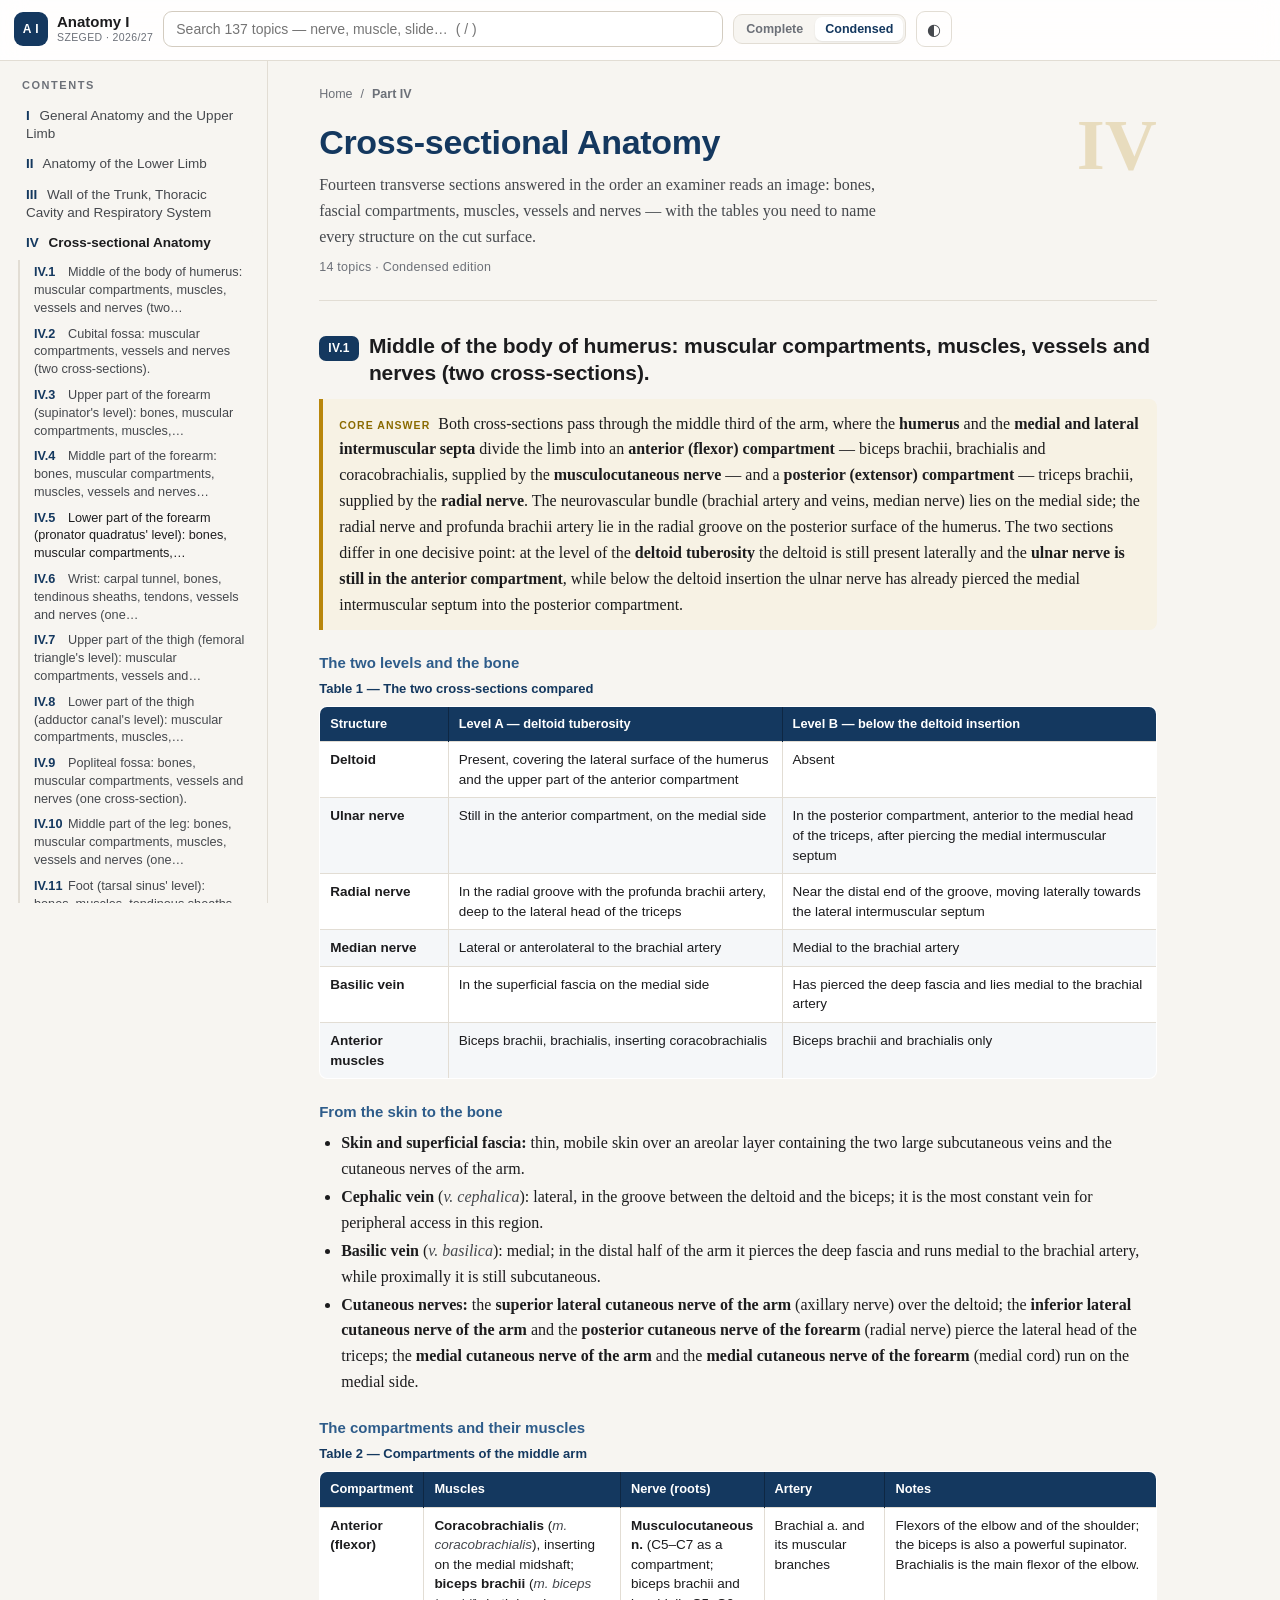
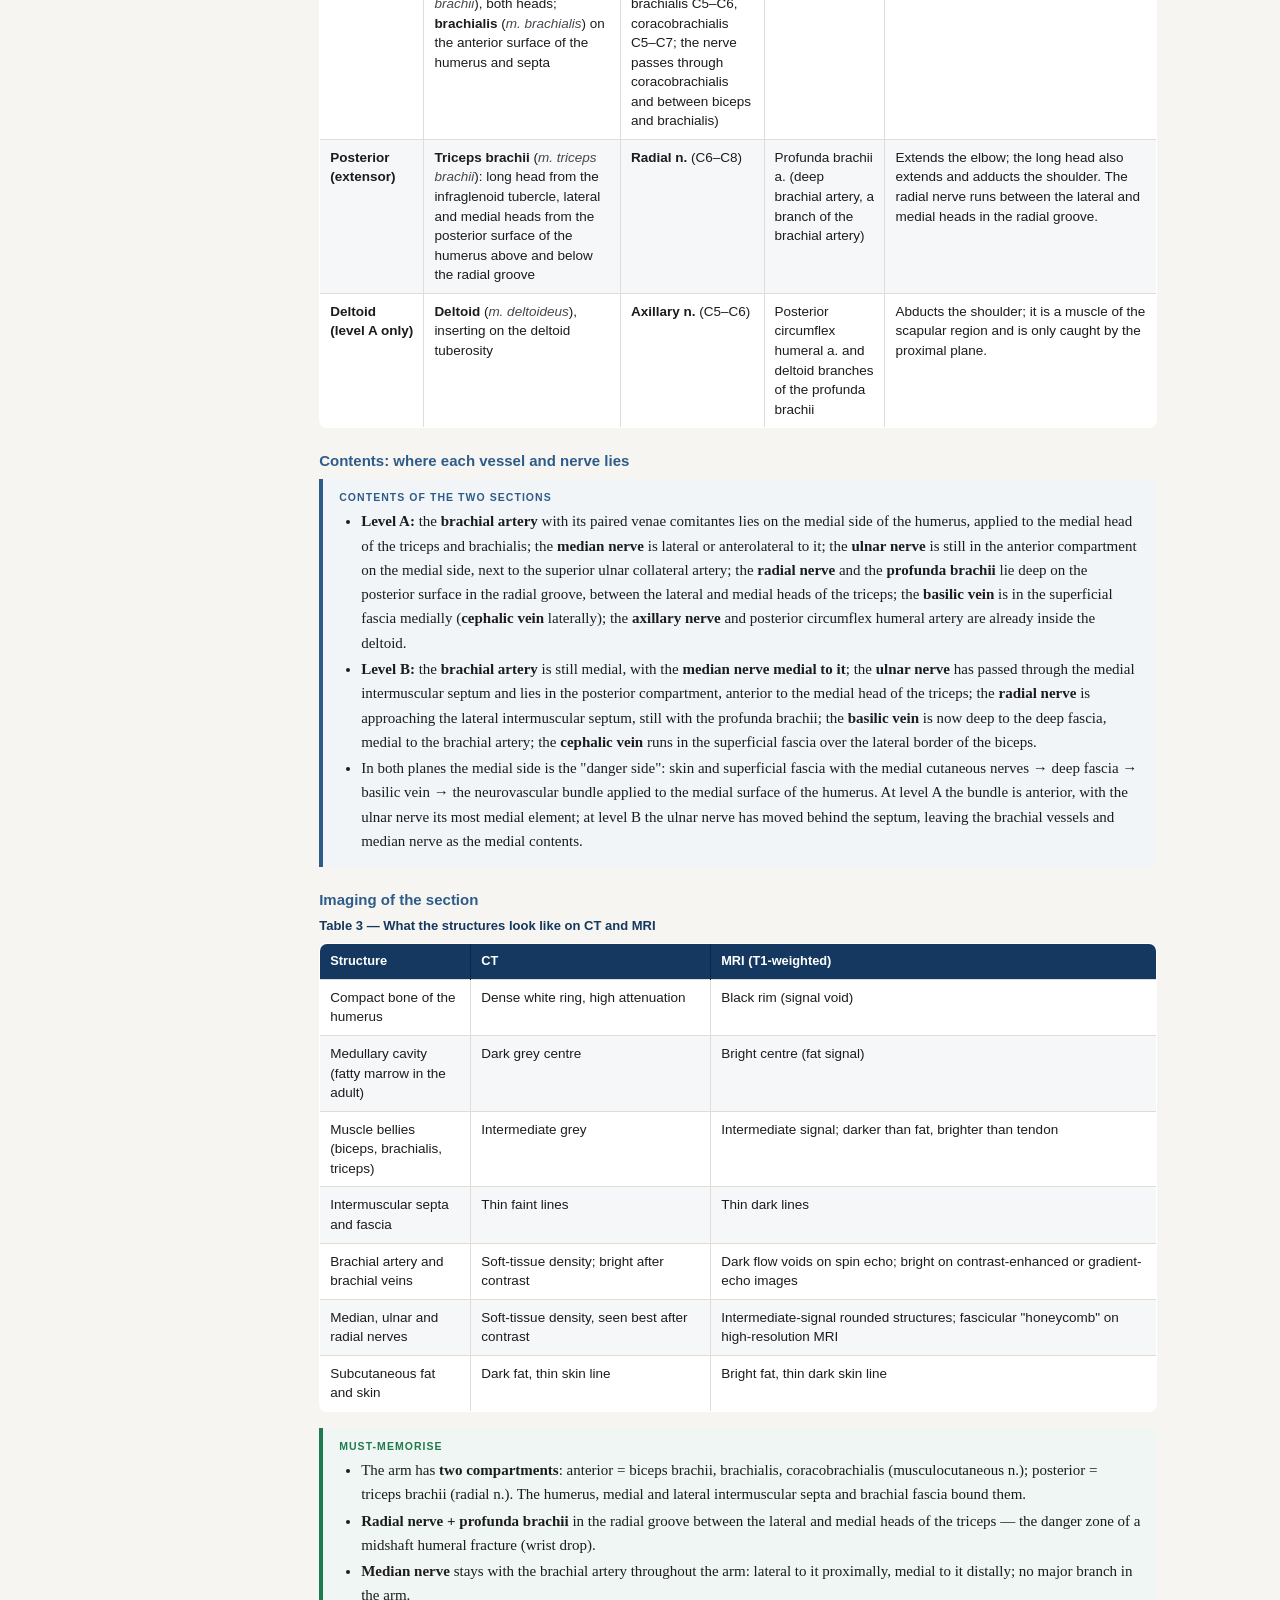
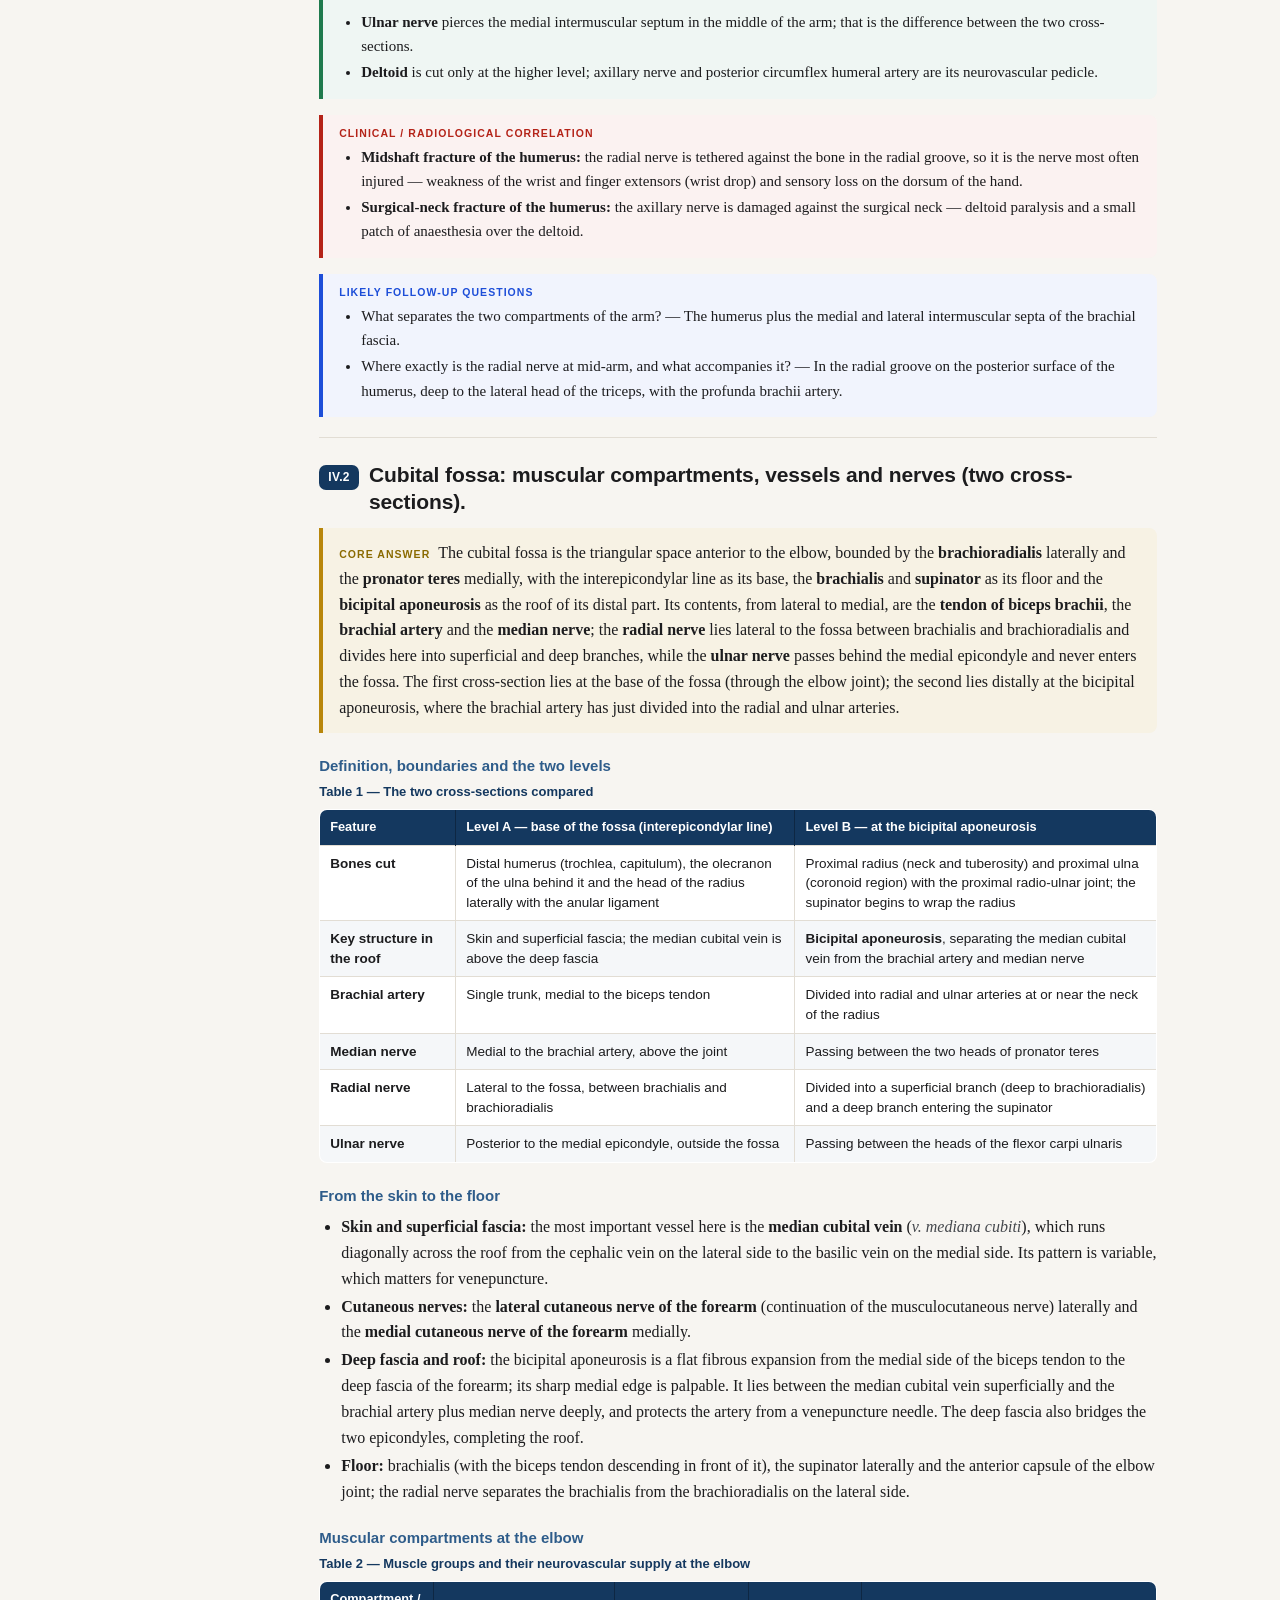
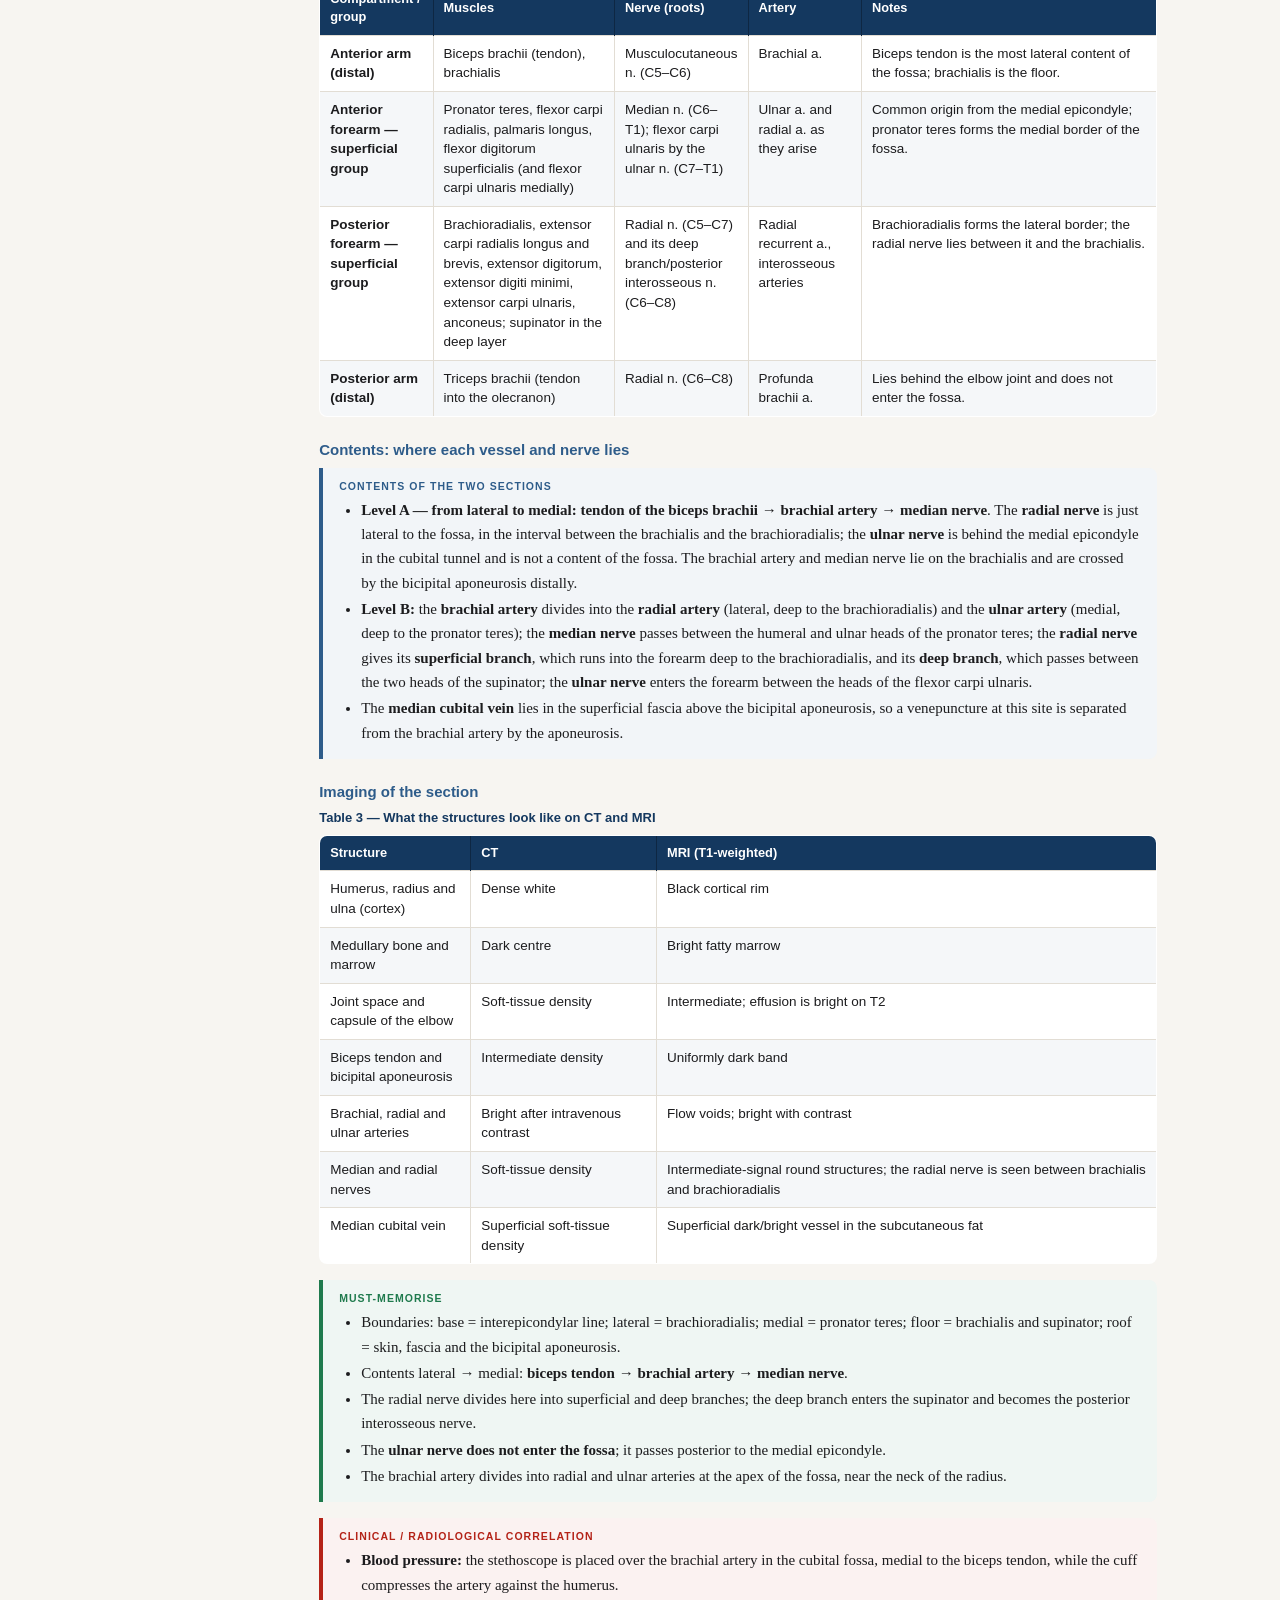
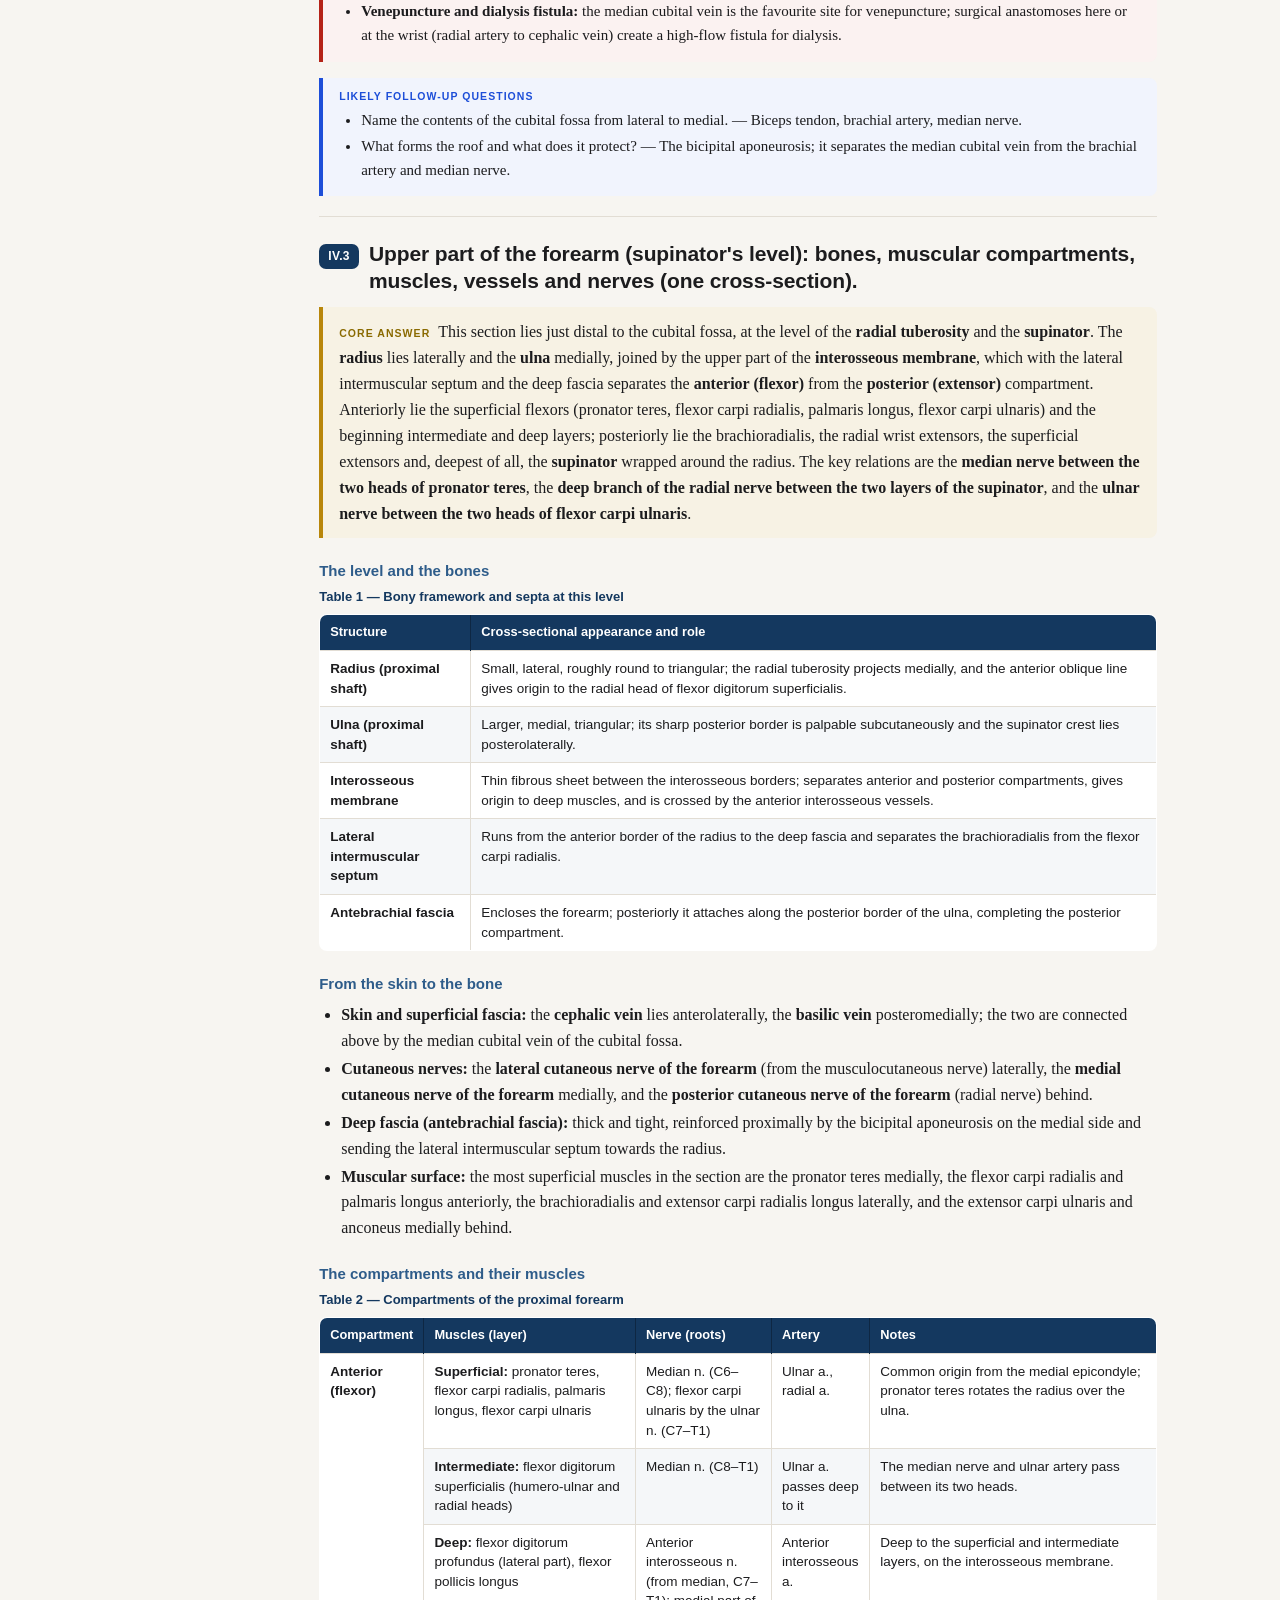
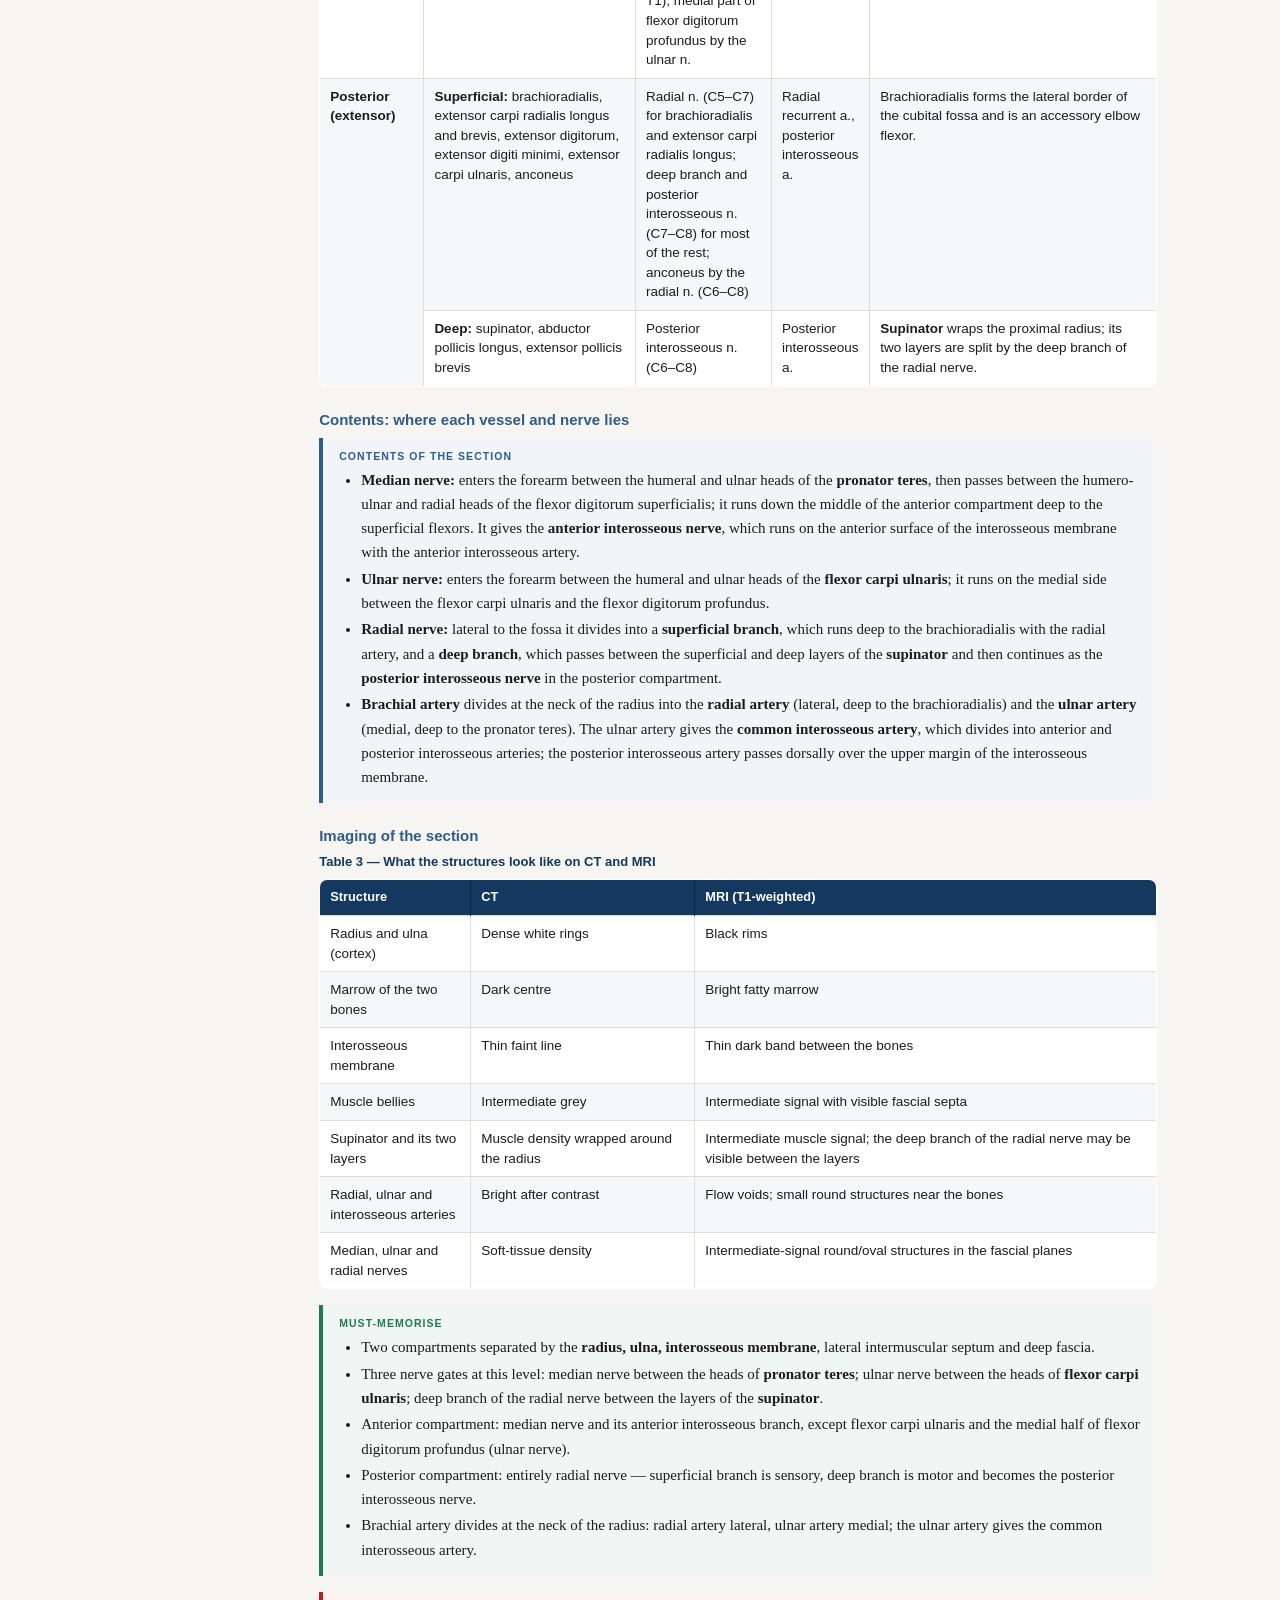
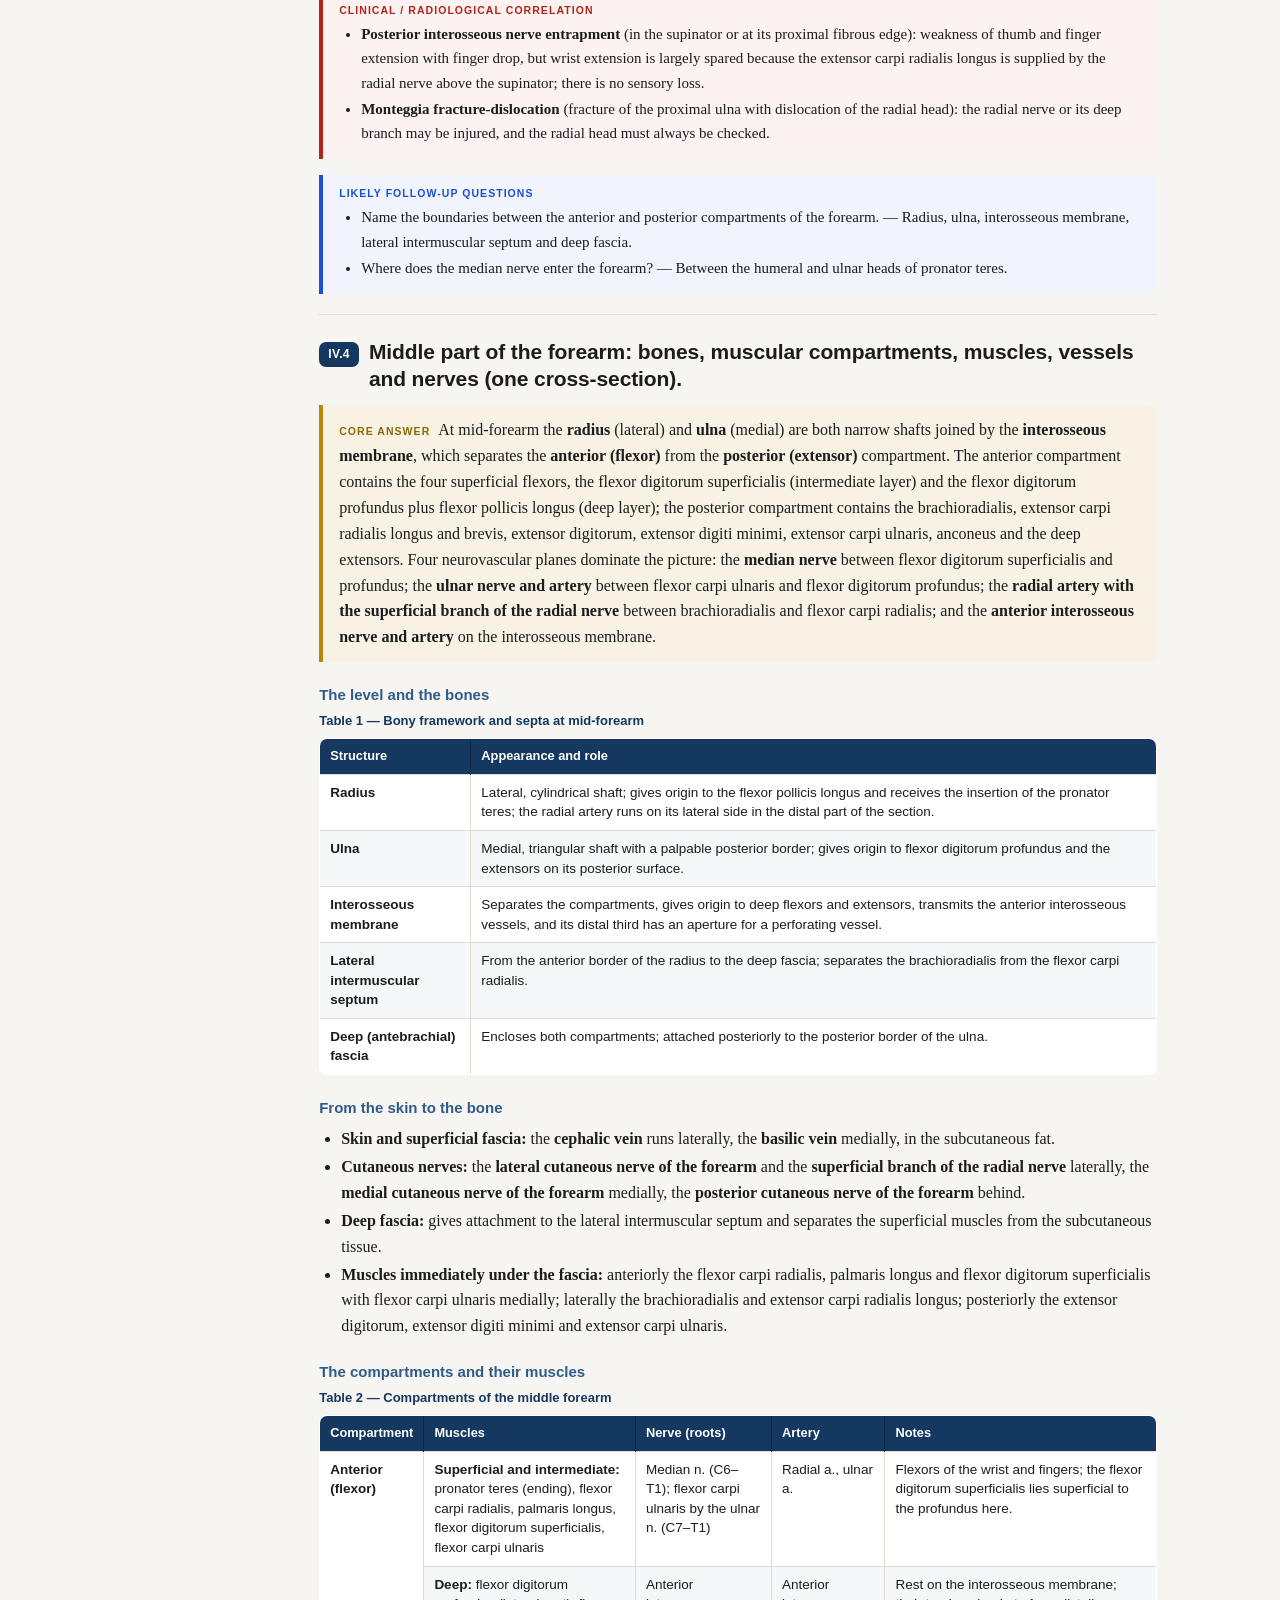
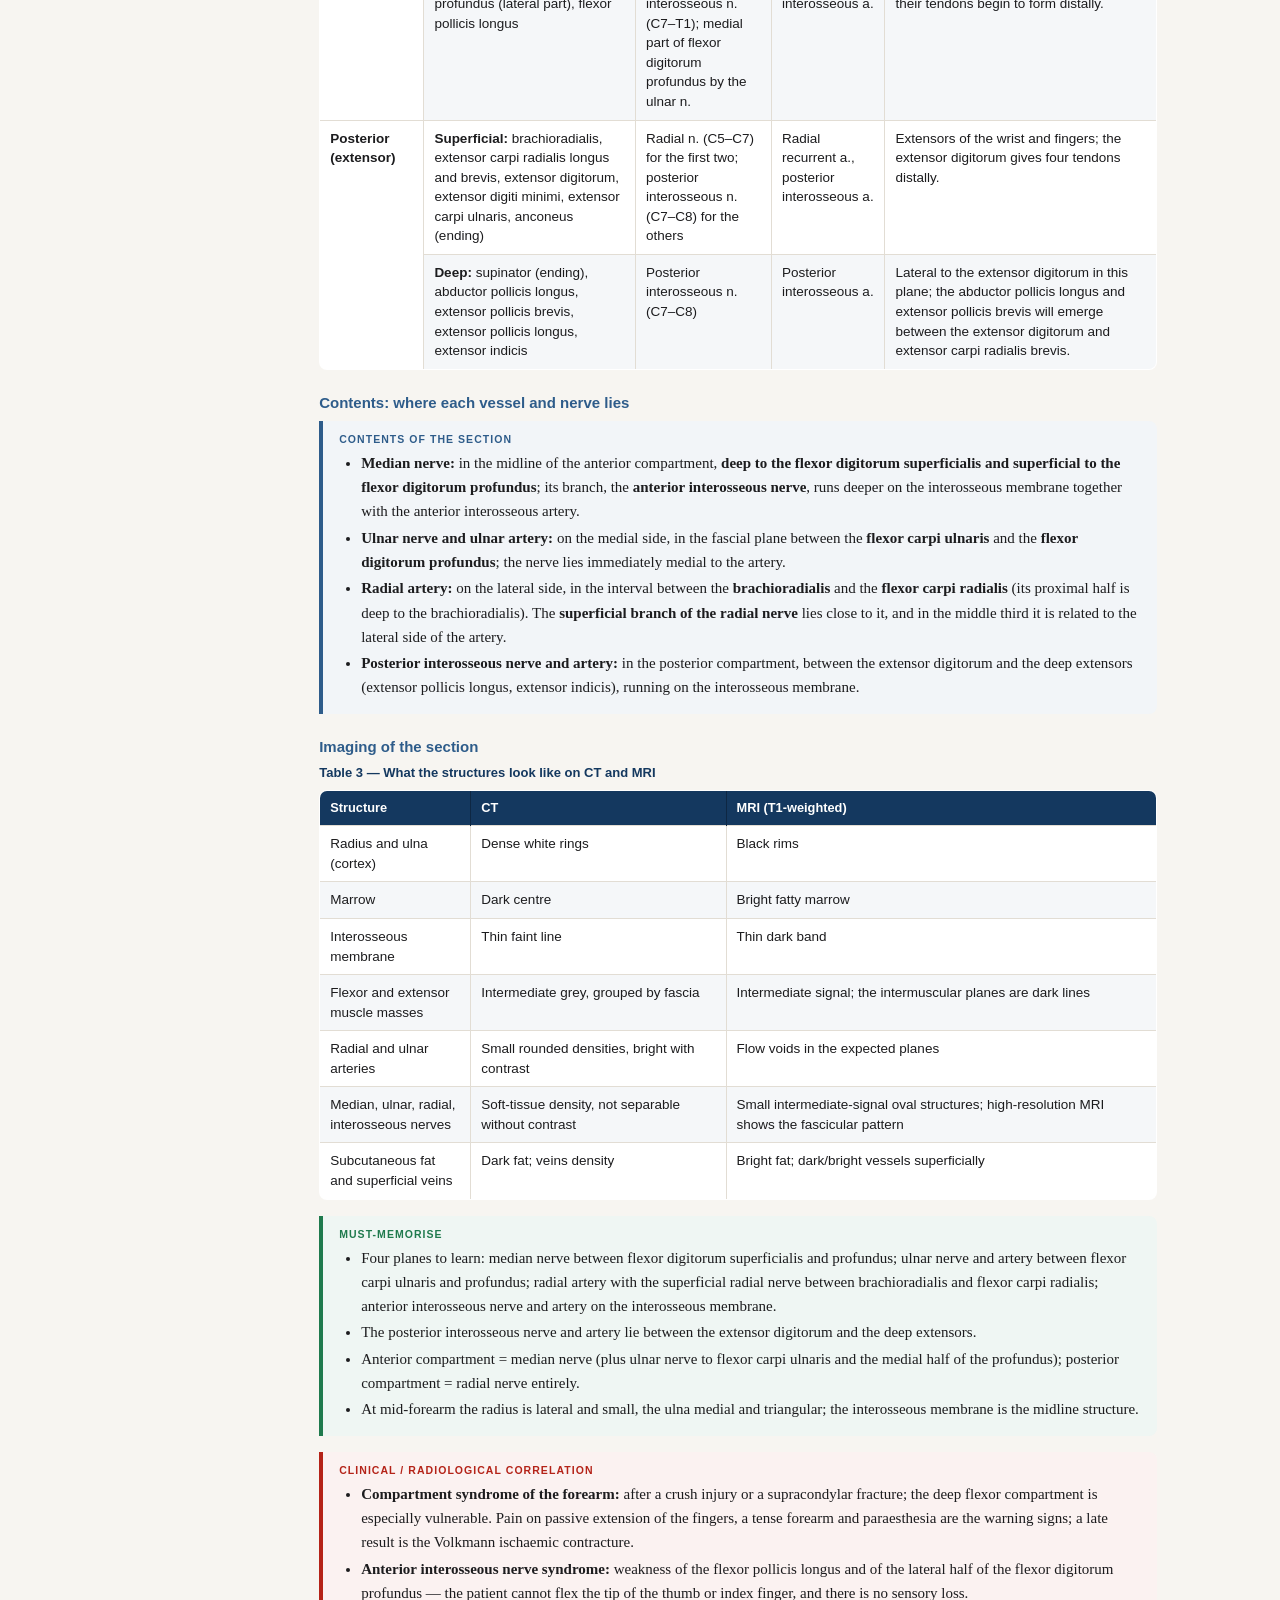
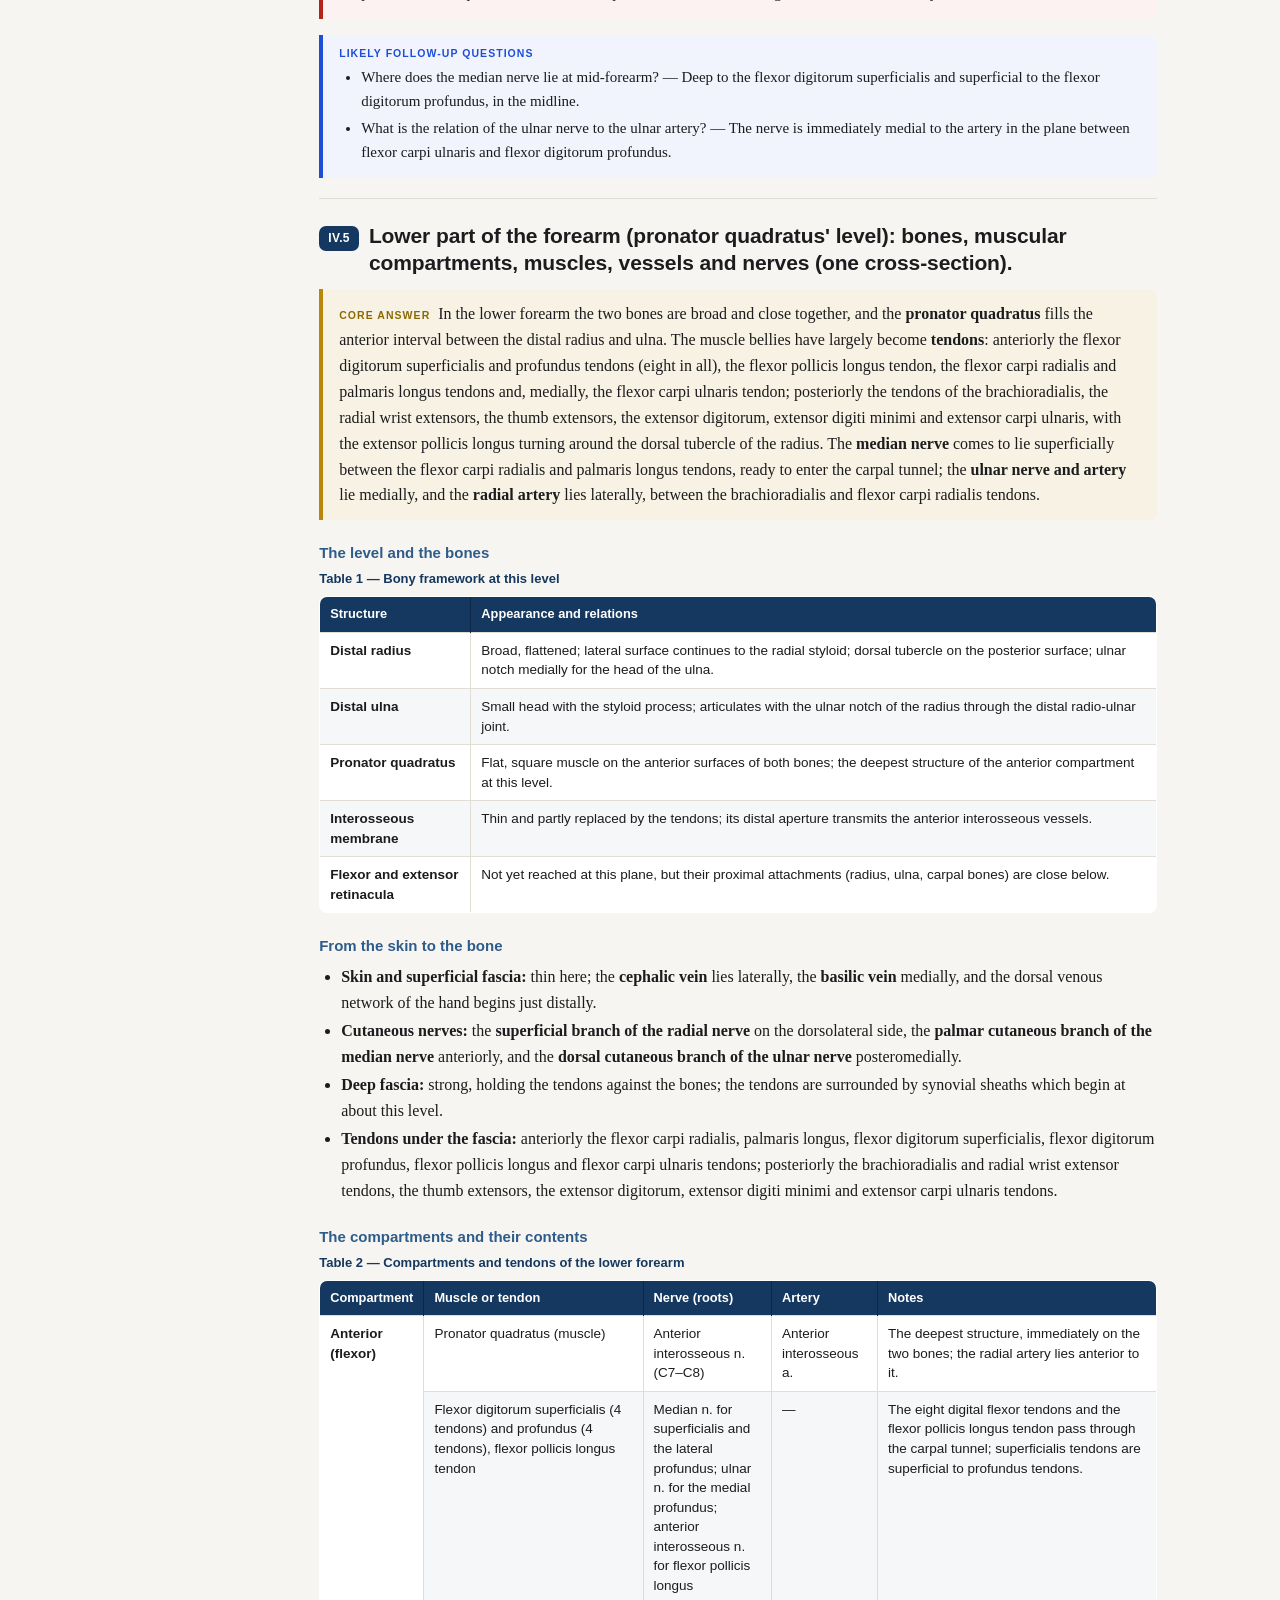
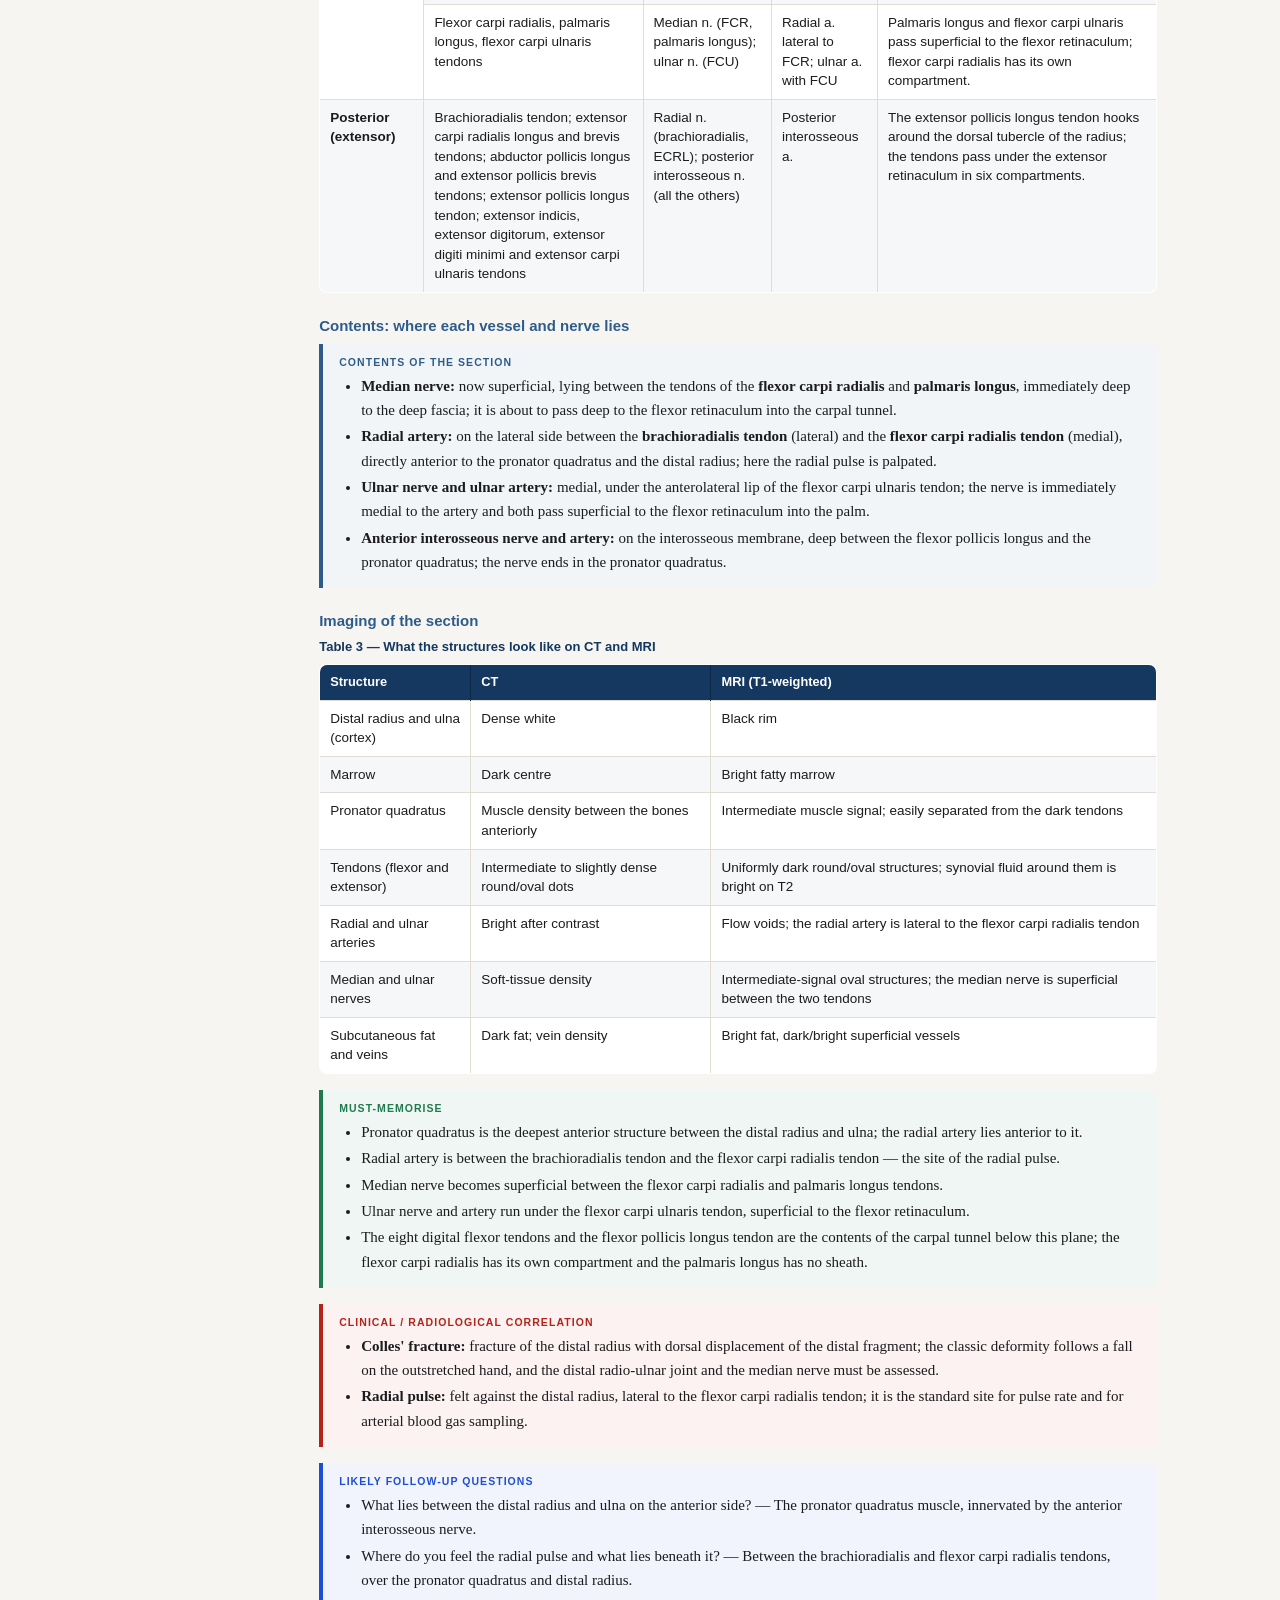
<file: condensed-part-4.html>
<!DOCTYPE html>
<html lang="en" data-edition="condensed">
<head>
<meta charset="utf-8">
<meta name="viewport" content="width=device-width, initial-scale=1">
<meta name="color-scheme" content="light dark">
<title>Part IV — Cross-sectional Anatomy · Anatomy I</title>
<meta name="description" content="Complete English exam answers for the Anatomy I end-semester exam, University of Szeged 2026/2027 — 137 topics, tables, clinical points and 48 histology slides.">
<link rel="stylesheet" href="site.css?v=1795093304">

</head>
<body class="">
<a class="skip" href="#main">Skip to content</a>
<header class="topbar">
  <div class="bar-inner">
    <a class="brand" href="index.html">
      <span class="brand-mark">A I</span>
      <span class="brand-text">Anatomy&nbsp;I<small>Szeged · 2026/27</small></span>
    </a>
    <button class="icon-btn" id="navToggle" aria-label="Contents" title="Contents (c)">☰</button>
    <div class="search-wrap">
      <input id="q" type="search" placeholder="Search 137 topics — nerve, muscle, slide…  ( / )"
             autocomplete="off" spellcheck="false" aria-label="Search topics">
      <div id="results" class="results" hidden></div>
    </div>
    <nav class="ed-switch" aria-label="Edition">
      <a class="" href="full-part-1.html">Complete</a>
      <a class="on" href="condensed-part-1.html">Condensed</a>
    </nav>
    <button class="icon-btn" id="themeToggle" aria-label="Theme" title="Light / dark (t)">◐</button>
  </div>
  <div class="progress" id="progress"></div>
</header>
<div class="layout">
<aside class="sidebar" id="sidebar">
  <div class="side-head">Contents</div>
  <nav><ul class="navlist"><li class="navpart"><a href="condensed-part-1.html"><b>I</b> General Anatomy and the Upper Limb</a></li><li class="navpart"><a href="condensed-part-2.html"><b>II</b> Anatomy of the Lower Limb</a></li><li class="navpart"><a href="condensed-part-3.html"><b>III</b> Wall of the Trunk, Thoracic Cavity and Respiratory System</a></li><li class="navpart cur"><a href="condensed-part-4.html"><b>IV</b> Cross-sectional Anatomy</a><ul class="navtopics"><li><a href="#t-IV-1"><span class="nn">IV.1</span>Middle of the body of humerus: muscular compartments, muscles, vessels and nerves (two…</a></li><li><a href="#t-IV-2"><span class="nn">IV.2</span>Cubital fossa: muscular compartments, vessels and nerves (two cross-sections).</a></li><li><a href="#t-IV-3"><span class="nn">IV.3</span>Upper part of the forearm (supinator&#x27;s level): bones, muscular compartments, muscles,…</a></li><li><a href="#t-IV-4"><span class="nn">IV.4</span>Middle part of the forearm: bones, muscular compartments, muscles, vessels and nerves…</a></li><li><a href="#t-IV-5"><span class="nn">IV.5</span>Lower part of the forearm (pronator quadratus&#x27; level): bones, muscular compartments,…</a></li><li><a href="#t-IV-6"><span class="nn">IV.6</span>Wrist: carpal tunnel, bones, tendinous sheaths, tendons, vessels and nerves (one…</a></li><li><a href="#t-IV-7"><span class="nn">IV.7</span>Upper part of the thigh (femoral triangle&#x27;s level): muscular compartments, vessels and…</a></li><li><a href="#t-IV-8"><span class="nn">IV.8</span>Lower part of the thigh (adductor canal&#x27;s level): muscular compartments, muscles,…</a></li><li><a href="#t-IV-9"><span class="nn">IV.9</span>Popliteal fossa: bones, muscular compartments, vessels and nerves (one cross-section).</a></li><li><a href="#t-IV-10"><span class="nn">IV.10</span>Middle part of the leg: bones, muscular compartments, muscles, vessels and nerves (one…</a></li><li><a href="#t-IV-11"><span class="nn">IV.11</span>Foot (tarsal sinus&#x27; level): bones, muscles, tendinous sheaths, tendons, vessels and…</a></li><li><a href="#t-IV-12"><span class="nn">IV.12</span>Trunk (level of the primary branches of the aortic arch); (one cross-section).</a></li><li><a href="#t-IV-13"><span class="nn">IV.13</span>Trunk (aortic arch&#x27;s level); (one cross-section).</a></li><li><a href="#t-IV-14"><span class="nn">IV.14</span>Trunk (pulmonary trunk&#x27;s level); (one cross-section).</a></li></ul></li><li class="navpart"><a href="condensed-part-5.html"><b>V</b> Identification of Basic Tissues — 48 Slides</a></li><li class="navpart"><a href="condensed-appendices.html"><b>App.</b> Revision tables</a></li></ul></nav>
  <div class="side-foot">
    <a href="Anatomy_I_Condensed_Exam_Answers.pdf" download>⬇ PDF (Condensed)</a>
    <div class="side-ed"><a href="full-part-1.html">Complete edition</a></div>
  </div>
</aside>
  <main id="main" class="main">
    <nav class="crumbs"><a href="index.html">Home</a> <span>/</span> <b>Part IV</b></nav>
    <header class="parthead">
      <div class="partno">IV</div>
      <h1>Cross-sectional Anatomy</h1>
      <p class="lede">Fourteen transverse sections answered in the order an examiner reads an image: bones, fascial compartments, muscles, vessels and nerves — with the tables you need to name every structure on the cut surface.</p>
      <p class="meta">14 topics · Condensed edition</p>
    </header>
    <article class="topic" id="t-IV-1"><h2><span class="tnum">IV.1</span><span class="ttitle">Middle of the body of humerus: muscular compartments, muscles, vessels and nerves (two cross-sections).</span></h2>

  <p class="core"><b>Core answer</b>Both cross-sections pass through the middle third of the arm, where the <b>humerus</b> and the <b>medial and lateral intermuscular septa</b> divide the limb into an <b>anterior (flexor) compartment</b> — biceps brachii, brachialis and coracobrachialis, supplied by the <b>musculocutaneous nerve</b> — and a <b>posterior (extensor) compartment</b> — triceps brachii, supplied by the <b>radial nerve</b>. The neurovascular bundle (brachial artery and veins, median nerve) lies on the medial side; the radial nerve and profunda brachii artery lie in the radial groove on the posterior surface of the humerus. The two sections differ in one decisive point: at the level of the <b>deltoid tuberosity</b> the deltoid is still present laterally and the <b>ulnar nerve is still in the anterior compartment</b>, while below the deltoid insertion the ulnar nerve has already pierced the medial intermuscular septum into the posterior compartment.</p>

  <h3>The two levels and the bone</h3><p class="tabcap">Table 1 — The two cross-sections compared</p>
  <table class="tbl">
    <thead><tr><th style="width:34mm">Structure</th><th>Level A — deltoid tuberosity</th><th>Level B — below the deltoid insertion</th></tr></thead>
    <tbody>
      <tr><td><b>Deltoid</b></td><td>Present, covering the lateral surface of the humerus and the upper part of the anterior compartment</td><td>Absent</td></tr>
      <tr><td><b>Ulnar nerve</b></td><td>Still in the anterior compartment, on the medial side</td><td>In the posterior compartment, anterior to the medial head of the triceps, after piercing the medial intermuscular septum</td></tr>
      <tr><td><b>Radial nerve</b></td><td>In the radial groove with the profunda brachii artery, deep to the lateral head of the triceps</td><td>Near the distal end of the groove, moving laterally towards the lateral intermuscular septum</td></tr>
      <tr><td><b>Median nerve</b></td><td>Lateral or anterolateral to the brachial artery</td><td>Medial to the brachial artery</td></tr>
      <tr><td><b>Basilic vein</b></td><td>In the superficial fascia on the medial side</td><td>Has pierced the deep fascia and lies medial to the brachial artery</td></tr>
      <tr><td><b>Anterior muscles</b></td><td>Biceps brachii, brachialis, inserting coracobrachialis</td><td>Biceps brachii and brachialis only</td></tr>
    </tbody>
  </table>

  <h3>From the skin to the bone</h3><ul class="tight">
    <li><b>Skin and superficial fascia:</b> thin, mobile skin over an areolar layer containing the two large subcutaneous veins and the cutaneous nerves of the arm.</li>
    <li><b>Cephalic vein</b> (<span class="lat">v. cephalica</span>): lateral, in the groove between the deltoid and the biceps; it is the most constant vein for peripheral access in this region.</li>
    <li><b>Basilic vein</b> (<span class="lat">v. basilica</span>): medial; in the distal half of the arm it pierces the deep fascia and runs medial to the brachial artery, while proximally it is still subcutaneous.</li>
    <li><b>Cutaneous nerves:</b> the <b>superior lateral cutaneous nerve of the arm</b> (axillary nerve) over the deltoid; the <b>inferior lateral cutaneous nerve of the arm</b> and the <b>posterior cutaneous nerve of the forearm</b> (radial nerve) pierce the lateral head of the triceps; the <b>medial cutaneous nerve of the arm</b> and the <b>medial cutaneous nerve of the forearm</b> (medial cord) run on the medial side.</li>
    </ul>

  <h3>The compartments and their muscles</h3><p class="tabcap">Table 2 — Compartments of the middle arm</p>
  <table class="tbl">
    <thead><tr><th style="width:26mm">Compartment</th><th style="width:52mm">Muscles</th><th style="width:38mm">Nerve (roots)</th><th style="width:32mm">Artery</th><th>Notes</th></tr></thead>
    <tbody>
      <tr><td><b>Anterior (flexor)</b></td><td><b>Coracobrachialis</b> (<span class="lat">m. coracobrachialis</span>), inserting on the medial midshaft; <b>biceps brachii</b> (<span class="lat">m. biceps brachii</span>), both heads; <b>brachialis</b> (<span class="lat">m. brachialis</span>) on the anterior surface of the humerus and septa</td><td><b>Musculocutaneous n.</b> (C5–C7 as a compartment; biceps brachii and brachialis C5–C6, coracobrachialis C5–C7; the nerve passes through coracobrachialis and between biceps and brachialis)</td><td>Brachial a. and its muscular branches</td><td>Flexors of the elbow and of the shoulder; the biceps is also a powerful supinator. Brachialis is the main flexor of the elbow.</td></tr>
      <tr><td><b>Posterior (extensor)</b></td><td><b>Triceps brachii</b> (<span class="lat">m. triceps brachii</span>): long head from the infraglenoid tubercle, lateral and medial heads from the posterior surface of the humerus above and below the radial groove</td><td><b>Radial n.</b> (C6–C8)</td><td>Profunda brachii a. (deep brachial artery, a branch of the brachial artery)</td><td>Extends the elbow; the long head also extends and adducts the shoulder. The radial nerve runs between the lateral and medial heads in the radial groove.</td></tr>
      <tr><td><b>Deltoid (level A only)</b></td><td><b>Deltoid</b> (<span class="lat">m. deltoideus</span>), inserting on the deltoid tuberosity</td><td><b>Axillary n.</b> (C5–C6)</td><td>Posterior circumflex humeral a. and deltoid branches of the profunda brachii</td><td>Abducts the shoulder; it is a muscle of the scapular region and is only caught by the proximal plane.</td></tr>
    </tbody>
  </table>

  <h3>Contents: where each vessel and nerve lies</h3><div class="box def"><span class="bt">Contents of the two sections</span>
    <ul class="tight">
      <li><b>Level A:</b> the <b>brachial artery</b> with its paired venae comitantes lies on the medial side of the humerus, applied to the medial head of the triceps and brachialis; the <b>median nerve</b> is lateral or anterolateral to it; the <b>ulnar nerve</b> is still in the anterior compartment on the medial side, next to the superior ulnar collateral artery; the <b>radial nerve</b> and the <b>profunda brachii</b> lie deep on the posterior surface in the radial groove, between the lateral and medial heads of the triceps; the <b>basilic vein</b> is in the superficial fascia medially (<b>cephalic vein</b> laterally); the <b>axillary nerve</b> and posterior circumflex humeral artery are already inside the deltoid.</li>
      <li><b>Level B:</b> the <b>brachial artery</b> is still medial, with the <b>median nerve medial to it</b>; the <b>ulnar nerve</b> has passed through the medial intermuscular septum and lies in the posterior compartment, anterior to the medial head of the triceps; the <b>radial nerve</b> is approaching the lateral intermuscular septum, still with the profunda brachii; the <b>basilic vein</b> is now deep to the deep fascia, medial to the brachial artery; the <b>cephalic vein</b> runs in the superficial fascia over the lateral border of the biceps.</li>
      <li>In both planes the medial side is the "danger side": skin and superficial fascia with the medial cutaneous nerves → deep fascia → basilic vein → the neurovascular bundle applied to the medial surface of the humerus. At level A the bundle is anterior, with the ulnar nerve its most medial element; at level B the ulnar nerve has moved behind the septum, leaving the brachial vessels and median nerve as the medial contents.</li>
    </ul>
  </div>

  <h3>Imaging of the section</h3><p class="tabcap">Table 3 — What the structures look like on CT and MRI</p>
  <table class="tbl">
    <thead><tr><th style="width:40mm">Structure</th><th>CT</th><th>MRI (T1-weighted)</th></tr></thead>
    <tbody>
      <tr><td>Compact bone of the humerus</td><td>Dense white ring, high attenuation</td><td>Black rim (signal void)</td></tr>
      <tr><td>Medullary cavity (fatty marrow in the adult)</td><td>Dark grey centre</td><td>Bright centre (fat signal)</td></tr>
      <tr><td>Muscle bellies (biceps, brachialis, triceps)</td><td>Intermediate grey</td><td>Intermediate signal; darker than fat, brighter than tendon</td></tr>
      <tr><td>Intermuscular septa and fascia</td><td>Thin faint lines</td><td>Thin dark lines</td></tr>
      <tr><td>Brachial artery and brachial veins</td><td>Soft-tissue density; bright after contrast</td><td>Dark flow voids on spin echo; bright on contrast-enhanced or gradient-echo images</td></tr>
      <tr><td>Median, ulnar and radial nerves</td><td>Soft-tissue density, seen best after contrast</td><td>Intermediate-signal rounded structures; fascicular "honeycomb" on high-resolution MRI</td></tr>
      <tr><td>Subcutaneous fat and skin</td><td>Dark fat, thin skin line</td><td>Bright fat, thin dark skin line</td></tr>
    </tbody>
  </table>

  <div class="box key"><span class="bt">Must-memorise</span>
    <ul class="tight">
      <li>The arm has <b>two compartments</b>: anterior = biceps brachii, brachialis, coracobrachialis (musculocutaneous n.); posterior = triceps brachii (radial n.). The humerus, medial and lateral intermuscular septa and brachial fascia bound them.</li>
      <li><b>Radial nerve + profunda brachii</b> in the radial groove between the lateral and medial heads of the triceps — the danger zone of a midshaft humeral fracture (wrist drop).</li>
      <li><b>Median nerve</b> stays with the brachial artery throughout the arm: lateral to it proximally, medial to it distally; no major branch in the arm.</li>
      <li><b>Ulnar nerve</b> pierces the medial intermuscular septum in the middle of the arm; that is the difference between the two cross-sections.</li>
      <li><b>Deltoid</b> is cut only at the higher level; axillary nerve and posterior circumflex humeral artery are its neurovascular pedicle.</li>
      </ul>
  </div>

  <div class="box clin"><span class="bt">Clinical / radiological correlation</span>
    <ul class="tight">
      <li><b>Midshaft fracture of the humerus:</b> the radial nerve is tethered against the bone in the radial groove, so it is the nerve most often injured — weakness of the wrist and finger extensors (wrist drop) and sensory loss on the dorsum of the hand.</li>
      <li><b>Surgical-neck fracture of the humerus:</b> the axillary nerve is damaged against the surgical neck — deltoid paralysis and a small patch of anaesthesia over the deltoid.</li>
      </ul>
  </div>

  <div class="box exam"><span class="bt">Likely follow-up questions</span>
    <ul class="tight">
      <li>What separates the two compartments of the arm? — The humerus plus the medial and lateral intermuscular septa of the brachial fascia.</li>
      <li>Where exactly is the radial nerve at mid-arm, and what accompanies it? — In the radial groove on the posterior surface of the humerus, deep to the lateral head of the triceps, with the profunda brachii artery.</li>
      </ul>
  </div>
</article>
<article class="topic" id="t-IV-2"><h2><span class="tnum">IV.2</span><span class="ttitle">Cubital fossa: muscular compartments, vessels and nerves (two cross-sections).</span></h2>

  <p class="core"><b>Core answer</b>The cubital fossa is the triangular space anterior to the elbow, bounded by the <b>brachioradialis</b> laterally and the <b>pronator teres</b> medially, with the interepicondylar line as its base, the <b>brachialis</b> and <b>supinator</b> as its floor and the <b>bicipital aponeurosis</b> as the roof of its distal part. Its contents, from lateral to medial, are the <b>tendon of biceps brachii</b>, the <b>brachial artery</b> and the <b>median nerve</b>; the <b>radial nerve</b> lies lateral to the fossa between brachialis and brachioradialis and divides here into superficial and deep branches, while the <b>ulnar nerve</b> passes behind the medial epicondyle and never enters the fossa. The first cross-section lies at the base of the fossa (through the elbow joint); the second lies distally at the bicipital aponeurosis, where the brachial artery has just divided into the radial and ulnar arteries.</p>

  <h3>Definition, boundaries and the two levels</h3><p class="tabcap">Table 1 — The two cross-sections compared</p>
  <table class="tbl">
    <thead><tr><th style="width:36mm">Feature</th><th>Level A — base of the fossa (interepicondylar line)</th><th>Level B — at the bicipital aponeurosis</th></tr></thead>
    <tbody>
      <tr><td><b>Bones cut</b></td><td>Distal humerus (trochlea, capitulum), the olecranon of the ulna behind it and the head of the radius laterally with the anular ligament</td><td>Proximal radius (neck and tuberosity) and proximal ulna (coronoid region) with the proximal radio-ulnar joint; the supinator begins to wrap the radius</td></tr>
      <tr><td><b>Key structure in the roof</b></td><td>Skin and superficial fascia; the median cubital vein is above the deep fascia</td><td><b>Bicipital aponeurosis</b>, separating the median cubital vein from the brachial artery and median nerve</td></tr>
      <tr><td><b>Brachial artery</b></td><td>Single trunk, medial to the biceps tendon</td><td>Divided into radial and ulnar arteries at or near the neck of the radius</td></tr>
      <tr><td><b>Median nerve</b></td><td>Medial to the brachial artery, above the joint</td><td>Passing between the two heads of pronator teres</td></tr>
      <tr><td><b>Radial nerve</b></td><td>Lateral to the fossa, between brachialis and brachioradialis</td><td>Divided into a superficial branch (deep to brachioradialis) and a deep branch entering the supinator</td></tr>
      <tr><td><b>Ulnar nerve</b></td><td>Posterior to the medial epicondyle, outside the fossa</td><td>Passing between the heads of the flexor carpi ulnaris</td></tr>
    </tbody>
  </table>

  <h3>From the skin to the floor</h3><ul class="tight">
    <li><b>Skin and superficial fascia:</b> the most important vessel here is the <b>median cubital vein</b> (<span class="lat">v. mediana cubiti</span>), which runs diagonally across the roof from the cephalic vein on the lateral side to the basilic vein on the medial side. Its pattern is variable, which matters for venepuncture.</li>
    <li><b>Cutaneous nerves:</b> the <b>lateral cutaneous nerve of the forearm</b> (continuation of the musculocutaneous nerve) laterally and the <b>medial cutaneous nerve of the forearm</b> medially.</li>
    <li><b>Deep fascia and roof:</b> the bicipital aponeurosis is a flat fibrous expansion from the medial side of the biceps tendon to the deep fascia of the forearm; its sharp medial edge is palpable. It lies between the median cubital vein superficially and the brachial artery plus median nerve deeply, and protects the artery from a venepuncture needle. The deep fascia also bridges the two epicondyles, completing the roof.</li>
    <li><b>Floor:</b> brachialis (with the biceps tendon descending in front of it), the supinator laterally and the anterior capsule of the elbow joint; the radial nerve separates the brachialis from the brachioradialis on the lateral side.</li>
  </ul>

  <h3>Muscular compartments at the elbow</h3><p class="tabcap">Table 2 — Muscle groups and their neurovascular supply at the elbow</p>
  <table class="tbl">
    <thead><tr><th style="width:30mm">Compartment / group</th><th style="width:48mm">Muscles</th><th style="width:34mm">Nerve (roots)</th><th style="width:30mm">Artery</th><th>Notes</th></tr></thead>
    <tbody>
      <tr><td><b>Anterior arm (distal)</b></td><td>Biceps brachii (tendon), brachialis</td><td>Musculocutaneous n. (C5–C6)</td><td>Brachial a.</td><td>Biceps tendon is the most lateral content of the fossa; brachialis is the floor.</td></tr>
      <tr><td><b>Anterior forearm — superficial group</b></td><td>Pronator teres, flexor carpi radialis, palmaris longus, flexor digitorum superficialis (and flexor carpi ulnaris medially)</td><td>Median n. (C6–T1); flexor carpi ulnaris by the ulnar n. (C7–T1)</td><td>Ulnar a. and radial a. as they arise</td><td>Common origin from the medial epicondyle; pronator teres forms the medial border of the fossa.</td></tr>
      <tr><td><b>Posterior forearm — superficial group</b></td><td>Brachioradialis, extensor carpi radialis longus and brevis, extensor digitorum, extensor digiti minimi, extensor carpi ulnaris, anconeus; supinator in the deep layer</td><td>Radial n. (C5–C7) and its deep branch/posterior interosseous n. (C6–C8)</td><td>Radial recurrent a., interosseous arteries</td><td>Brachioradialis forms the lateral border; the radial nerve lies between it and the brachialis.</td></tr>
      <tr><td><b>Posterior arm (distal)</b></td><td>Triceps brachii (tendon into the olecranon)</td><td>Radial n. (C6–C8)</td><td>Profunda brachii a.</td><td>Lies behind the elbow joint and does not enter the fossa.</td></tr>
    </tbody>
  </table>

  <h3>Contents: where each vessel and nerve lies</h3><div class="box def"><span class="bt">Contents of the two sections</span>
    <ul class="tight">
      <li><b>Level A — from lateral to medial:</b> <b>tendon of the biceps brachii</b> → <b>brachial artery</b> → <b>median nerve</b>. The <b>radial nerve</b> is just lateral to the fossa, in the interval between the brachialis and the brachioradialis; the <b>ulnar nerve</b> is behind the medial epicondyle in the cubital tunnel and is not a content of the fossa. The brachial artery and median nerve lie on the brachialis and are crossed by the bicipital aponeurosis distally.</li>
      <li><b>Level B:</b> the <b>brachial artery</b> divides into the <b>radial artery</b> (lateral, deep to the brachioradialis) and the <b>ulnar artery</b> (medial, deep to the pronator teres); the <b>median nerve</b> passes between the humeral and ulnar heads of the pronator teres; the <b>radial nerve</b> gives its <b>superficial branch</b>, which runs into the forearm deep to the brachioradialis, and its <b>deep branch</b>, which passes between the two heads of the supinator; the <b>ulnar nerve</b> enters the forearm between the heads of the flexor carpi ulnaris.</li>
      <li>The <b>median cubital vein</b> lies in the superficial fascia above the bicipital aponeurosis, so a venepuncture at this site is separated from the brachial artery by the aponeurosis.</li>
    </ul>
  </div>

  <h3>Imaging of the section</h3><p class="tabcap">Table 3 — What the structures look like on CT and MRI</p>
  <table class="tbl">
    <thead><tr><th style="width:40mm">Structure</th><th>CT</th><th>MRI (T1-weighted)</th></tr></thead>
    <tbody>
      <tr><td>Humerus, radius and ulna (cortex)</td><td>Dense white</td><td>Black cortical rim</td></tr>
      <tr><td>Medullary bone and marrow</td><td>Dark centre</td><td>Bright fatty marrow</td></tr>
      <tr><td>Joint space and capsule of the elbow</td><td>Soft-tissue density</td><td>Intermediate; effusion is bright on T2</td></tr>
      <tr><td>Biceps tendon and bicipital aponeurosis</td><td>Intermediate density</td><td>Uniformly dark band</td></tr>
      <tr><td>Brachial, radial and ulnar arteries</td><td>Bright after intravenous contrast</td><td>Flow voids; bright with contrast</td></tr>
      <tr><td>Median and radial nerves</td><td>Soft-tissue density</td><td>Intermediate-signal round structures; the radial nerve is seen between brachialis and brachioradialis</td></tr>
      <tr><td>Median cubital vein</td><td>Superficial soft-tissue density</td><td>Superficial dark/bright vessel in the subcutaneous fat</td></tr>
    </tbody>
  </table>

  <div class="box key"><span class="bt">Must-memorise</span>
    <ul class="tight">
      <li>Boundaries: base = interepicondylar line; lateral = brachioradialis; medial = pronator teres; floor = brachialis and supinator; roof = skin, fascia and the bicipital aponeurosis.</li>
      <li>Contents lateral → medial: <b>biceps tendon → brachial artery → median nerve</b>.</li>
      <li>The radial nerve divides here into superficial and deep branches; the deep branch enters the supinator and becomes the posterior interosseous nerve.</li>
      <li>The <b>ulnar nerve does not enter the fossa</b>; it passes posterior to the medial epicondyle.</li>
      <li>The brachial artery divides into radial and ulnar arteries at the apex of the fossa, near the neck of the radius.</li>
      </ul>
  </div>

  <div class="box clin"><span class="bt">Clinical / radiological correlation</span>
    <ul class="tight">
      <li><b>Blood pressure:</b> the stethoscope is placed over the brachial artery in the cubital fossa, medial to the biceps tendon, while the cuff compresses the artery against the humerus.</li>
      <li><b>Venepuncture and dialysis fistula:</b> the median cubital vein is the favourite site for venepuncture; surgical anastomoses here or at the wrist (radial artery to cephalic vein) create a high-flow fistula for dialysis.</li>
      </ul>
  </div>

  <div class="box exam"><span class="bt">Likely follow-up questions</span>
    <ul class="tight">
      <li>Name the contents of the cubital fossa from lateral to medial. — Biceps tendon, brachial artery, median nerve.</li>
      <li>What forms the roof and what does it protect? — The bicipital aponeurosis; it separates the median cubital vein from the brachial artery and median nerve.</li>
      </ul>
  </div>
</article>
<article class="topic" id="t-IV-3"><h2><span class="tnum">IV.3</span><span class="ttitle">Upper part of the forearm (supinator's level): bones, muscular compartments, muscles, vessels and nerves (one cross-section).</span></h2>

  <p class="core"><b>Core answer</b>This section lies just distal to the cubital fossa, at the level of the <b>radial tuberosity</b> and the <b>supinator</b>. The <b>radius</b> lies laterally and the <b>ulna</b> medially, joined by the upper part of the <b>interosseous membrane</b>, which with the lateral intermuscular septum and the deep fascia separates the <b>anterior (flexor)</b> from the <b>posterior (extensor)</b> compartment. Anteriorly lie the superficial flexors (pronator teres, flexor carpi radialis, palmaris longus, flexor carpi ulnaris) and the beginning intermediate and deep layers; posteriorly lie the brachioradialis, the radial wrist extensors, the superficial extensors and, deepest of all, the <b>supinator</b> wrapped around the radius. The key relations are the <b>median nerve between the two heads of pronator teres</b>, the <b>deep branch of the radial nerve between the two layers of the supinator</b>, and the <b>ulnar nerve between the two heads of flexor carpi ulnaris</b>.</p>

  <h3>The level and the bones</h3><p class="tabcap">Table 1 — Bony framework and septa at this level</p>
  <table class="tbl">
    <thead><tr><th style="width:40mm">Structure</th><th>Cross-sectional appearance and role</th></tr></thead>
    <tbody>
      <tr><td><b>Radius (proximal shaft)</b></td><td>Small, lateral, roughly round to triangular; the radial tuberosity projects medially, and the anterior oblique line gives origin to the radial head of flexor digitorum superficialis.</td></tr>
      <tr><td><b>Ulna (proximal shaft)</b></td><td>Larger, medial, triangular; its sharp posterior border is palpable subcutaneously and the supinator crest lies posterolaterally.</td></tr>
      <tr><td><b>Interosseous membrane</b></td><td>Thin fibrous sheet between the interosseous borders; separates anterior and posterior compartments, gives origin to deep muscles, and is crossed by the anterior interosseous vessels.</td></tr>
      <tr><td><b>Lateral intermuscular septum</b></td><td>Runs from the anterior border of the radius to the deep fascia and separates the brachioradialis from the flexor carpi radialis.</td></tr>
      <tr><td><b>Antebrachial fascia</b></td><td>Encloses the forearm; posteriorly it attaches along the posterior border of the ulna, completing the posterior compartment.</td></tr>
    </tbody>
  </table>

  <h3>From the skin to the bone</h3><ul class="tight">
    <li><b>Skin and superficial fascia:</b> the <b>cephalic vein</b> lies anterolaterally, the <b>basilic vein</b> posteromedially; the two are connected above by the median cubital vein of the cubital fossa.</li>
    <li><b>Cutaneous nerves:</b> the <b>lateral cutaneous nerve of the forearm</b> (from the musculocutaneous nerve) laterally, the <b>medial cutaneous nerve of the forearm</b> medially, and the <b>posterior cutaneous nerve of the forearm</b> (radial nerve) behind.</li>
    <li><b>Deep fascia (antebrachial fascia):</b> thick and tight, reinforced proximally by the bicipital aponeurosis on the medial side and sending the lateral intermuscular septum towards the radius.</li>
    <li><b>Muscular surface:</b> the most superficial muscles in the section are the pronator teres medially, the flexor carpi radialis and palmaris longus anteriorly, the brachioradialis and extensor carpi radialis longus laterally, and the extensor carpi ulnaris and anconeus medially behind.</li>
  </ul>

  <h3>The compartments and their muscles</h3><p class="tabcap">Table 2 — Compartments of the proximal forearm</p>
  <table class="tbl">
    <thead><tr><th style="width:24mm">Compartment</th><th style="width:56mm">Muscles (layer)</th><th style="width:36mm">Nerve (roots)</th><th style="width:26mm">Artery</th><th>Notes</th></tr></thead>
    <tbody>
      <tr><td rowspan="3"><b>Anterior (flexor)</b></td><td><b>Superficial:</b> pronator teres, flexor carpi radialis, palmaris longus, flexor carpi ulnaris</td><td>Median n. (C6–C8); flexor carpi ulnaris by the ulnar n. (C7–T1)</td><td>Ulnar a., radial a.</td><td>Common origin from the medial epicondyle; pronator teres rotates the radius over the ulna.</td></tr>
      <tr><td><b>Intermediate:</b> flexor digitorum superficialis (humero-ulnar and radial heads)</td><td>Median n. (C8–T1)</td><td>Ulnar a. passes deep to it</td><td>The median nerve and ulnar artery pass between its two heads.</td></tr>
      <tr><td><b>Deep:</b> flexor digitorum profundus (lateral part), flexor pollicis longus</td><td>Anterior interosseous n. (from median, C7–T1); medial part of flexor digitorum profundus by the ulnar n.</td><td>Anterior interosseous a.</td><td>Deep to the superficial and intermediate layers, on the interosseous membrane.</td></tr>
      <tr><td rowspan="2"><b>Posterior (extensor)</b></td><td><b>Superficial:</b> brachioradialis, extensor carpi radialis longus and brevis, extensor digitorum, extensor digiti minimi, extensor carpi ulnaris, anconeus</td><td>Radial n. (C5–C7) for brachioradialis and extensor carpi radialis longus; deep branch and posterior interosseous n. (C7–C8) for most of the rest; anconeus by the radial n. (C6–C8)</td><td>Radial recurrent a., posterior interosseous a.</td><td>Brachioradialis forms the lateral border of the cubital fossa and is an accessory elbow flexor.</td></tr>
      <tr><td><b>Deep:</b> supinator, abductor pollicis longus, extensor pollicis brevis</td><td>Posterior interosseous n. (C6–C8)</td><td>Posterior interosseous a.</td><td><b>Supinator</b> wraps the proximal radius; its two layers are split by the deep branch of the radial nerve.</td></tr>
    </tbody>
  </table>

  <h3>Contents: where each vessel and nerve lies</h3><div class="box def"><span class="bt">Contents of the section</span>
    <ul class="tight">
      <li><b>Median nerve:</b> enters the forearm between the humeral and ulnar heads of the <b>pronator teres</b>, then passes between the humero-ulnar and radial heads of the flexor digitorum superficialis; it runs down the middle of the anterior compartment deep to the superficial flexors. It gives the <b>anterior interosseous nerve</b>, which runs on the anterior surface of the interosseous membrane with the anterior interosseous artery.</li>
      <li><b>Ulnar nerve:</b> enters the forearm between the humeral and ulnar heads of the <b>flexor carpi ulnaris</b>; it runs on the medial side between the flexor carpi ulnaris and the flexor digitorum profundus.</li>
      <li><b>Radial nerve:</b> lateral to the fossa it divides into a <b>superficial branch</b>, which runs deep to the brachioradialis with the radial artery, and a <b>deep branch</b>, which passes between the superficial and deep layers of the <b>supinator</b> and then continues as the <b>posterior interosseous nerve</b> in the posterior compartment.</li>
      <li><b>Brachial artery</b> divides at the neck of the radius into the <b>radial artery</b> (lateral, deep to the brachioradialis) and the <b>ulnar artery</b> (medial, deep to the pronator teres). The ulnar artery gives the <b>common interosseous artery</b>, which divides into anterior and posterior interosseous arteries; the posterior interosseous artery passes dorsally over the upper margin of the interosseous membrane.</li>
    </ul>
  </div>

  <h3>Imaging of the section</h3><p class="tabcap">Table 3 — What the structures look like on CT and MRI</p>
  <table class="tbl">
    <thead><tr><th style="width:40mm">Structure</th><th>CT</th><th>MRI (T1-weighted)</th></tr></thead>
    <tbody>
      <tr><td>Radius and ulna (cortex)</td><td>Dense white rings</td><td>Black rims</td></tr>
      <tr><td>Marrow of the two bones</td><td>Dark centre</td><td>Bright fatty marrow</td></tr>
      <tr><td>Interosseous membrane</td><td>Thin faint line</td><td>Thin dark band between the bones</td></tr>
      <tr><td>Muscle bellies</td><td>Intermediate grey</td><td>Intermediate signal with visible fascial septa</td></tr>
      <tr><td>Supinator and its two layers</td><td>Muscle density wrapped around the radius</td><td>Intermediate muscle signal; the deep branch of the radial nerve may be visible between the layers</td></tr>
      <tr><td>Radial, ulnar and interosseous arteries</td><td>Bright after contrast</td><td>Flow voids; small round structures near the bones</td></tr>
      <tr><td>Median, ulnar and radial nerves</td><td>Soft-tissue density</td><td>Intermediate-signal round/oval structures in the fascial planes</td></tr>
    </tbody>
  </table>

  <div class="box key"><span class="bt">Must-memorise</span>
    <ul class="tight">
      <li>Two compartments separated by the <b>radius, ulna, interosseous membrane</b>, lateral intermuscular septum and deep fascia.</li>
      <li>Three nerve gates at this level: median nerve between the heads of <b>pronator teres</b>; ulnar nerve between the heads of <b>flexor carpi ulnaris</b>; deep branch of the radial nerve between the layers of the <b>supinator</b>.</li>
      <li>Anterior compartment: median nerve and its anterior interosseous branch, except flexor carpi ulnaris and the medial half of flexor digitorum profundus (ulnar nerve).</li>
      <li>Posterior compartment: entirely radial nerve — superficial branch is sensory, deep branch is motor and becomes the posterior interosseous nerve.</li>
      <li>Brachial artery divides at the neck of the radius: radial artery lateral, ulnar artery medial; the ulnar artery gives the common interosseous artery.</li>
    </ul>
  </div>

  <div class="box clin"><span class="bt">Clinical / radiological correlation</span>
    <ul class="tight">
      <li><b>Posterior interosseous nerve entrapment</b> (in the supinator or at its proximal fibrous edge): weakness of thumb and finger extension with finger drop, but wrist extension is largely spared because the extensor carpi radialis longus is supplied by the radial nerve above the supinator; there is no sensory loss.</li>
      <li><b>Monteggia fracture-dislocation</b> (fracture of the proximal ulna with dislocation of the radial head): the radial nerve or its deep branch may be injured, and the radial head must always be checked.</li>
      </ul>
  </div>

  <div class="box exam"><span class="bt">Likely follow-up questions</span>
    <ul class="tight">
      <li>Name the boundaries between the anterior and posterior compartments of the forearm. — Radius, ulna, interosseous membrane, lateral intermuscular septum and deep fascia.</li>
      <li>Where does the median nerve enter the forearm? — Between the humeral and ulnar heads of pronator teres.</li>
      </ul>
  </div>
</article>
<article class="topic" id="t-IV-4"><h2><span class="tnum">IV.4</span><span class="ttitle">Middle part of the forearm: bones, muscular compartments, muscles, vessels and nerves (one cross-section).</span></h2>

  <p class="core"><b>Core answer</b>At mid-forearm the <b>radius</b> (lateral) and <b>ulna</b> (medial) are both narrow shafts joined by the <b>interosseous membrane</b>, which separates the <b>anterior (flexor)</b> from the <b>posterior (extensor)</b> compartment. The anterior compartment contains the four superficial flexors, the flexor digitorum superficialis (intermediate layer) and the flexor digitorum profundus plus flexor pollicis longus (deep layer); the posterior compartment contains the brachioradialis, extensor carpi radialis longus and brevis, extensor digitorum, extensor digiti minimi, extensor carpi ulnaris, anconeus and the deep extensors. Four neurovascular planes dominate the picture: the <b>median nerve</b> between flexor digitorum superficialis and profundus; the <b>ulnar nerve and artery</b> between flexor carpi ulnaris and flexor digitorum profundus; the <b>radial artery with the superficial branch of the radial nerve</b> between brachioradialis and flexor carpi radialis; and the <b>anterior interosseous nerve and artery</b> on the interosseous membrane.</p>

  <h3>The level and the bones</h3><p class="tabcap">Table 1 — Bony framework and septa at mid-forearm</p>
  <table class="tbl">
    <thead><tr><th style="width:40mm">Structure</th><th>Appearance and role</th></tr></thead>
    <tbody>
      <tr><td><b>Radius</b></td><td>Lateral, cylindrical shaft; gives origin to the flexor pollicis longus and receives the insertion of the pronator teres; the radial artery runs on its lateral side in the distal part of the section.</td></tr>
      <tr><td><b>Ulna</b></td><td>Medial, triangular shaft with a palpable posterior border; gives origin to flexor digitorum profundus and the extensors on its posterior surface.</td></tr>
      <tr><td><b>Interosseous membrane</b></td><td>Separates the compartments, gives origin to deep flexors and extensors, transmits the anterior interosseous vessels, and its distal third has an aperture for a perforating vessel.</td></tr>
      <tr><td><b>Lateral intermuscular septum</b></td><td>From the anterior border of the radius to the deep fascia; separates the brachioradialis from the flexor carpi radialis.</td></tr>
      <tr><td><b>Deep (antebrachial) fascia</b></td><td>Encloses both compartments; attached posteriorly to the posterior border of the ulna.</td></tr>
    </tbody>
  </table>

  <h3>From the skin to the bone</h3><ul class="tight">
    <li><b>Skin and superficial fascia:</b> the <b>cephalic vein</b> runs laterally, the <b>basilic vein</b> medially, in the subcutaneous fat.</li>
    <li><b>Cutaneous nerves:</b> the <b>lateral cutaneous nerve of the forearm</b> and the <b>superficial branch of the radial nerve</b> laterally, the <b>medial cutaneous nerve of the forearm</b> medially, the <b>posterior cutaneous nerve of the forearm</b> behind.</li>
    <li><b>Deep fascia:</b> gives attachment to the lateral intermuscular septum and separates the superficial muscles from the subcutaneous tissue.</li>
    <li><b>Muscles immediately under the fascia:</b> anteriorly the flexor carpi radialis, palmaris longus and flexor digitorum superficialis with flexor carpi ulnaris medially; laterally the brachioradialis and extensor carpi radialis longus; posteriorly the extensor digitorum, extensor digiti minimi and extensor carpi ulnaris.</li>
  </ul>

  <h3>The compartments and their muscles</h3><p class="tabcap">Table 2 — Compartments of the middle forearm</p>
  <table class="tbl">
    <thead><tr><th style="width:24mm">Compartment</th><th style="width:56mm">Muscles</th><th style="width:36mm">Nerve (roots)</th><th style="width:30mm">Artery</th><th>Notes</th></tr></thead>
    <tbody>
      <tr><td rowspan="2"><b>Anterior (flexor)</b></td><td><b>Superficial and intermediate:</b> pronator teres (ending), flexor carpi radialis, palmaris longus, flexor digitorum superficialis, flexor carpi ulnaris</td><td>Median n. (C6–T1); flexor carpi ulnaris by the ulnar n. (C7–T1)</td><td>Radial a., ulnar a.</td><td>Flexors of the wrist and fingers; the flexor digitorum superficialis lies superficial to the profundus here.</td></tr>
      <tr><td><b>Deep:</b> flexor digitorum profundus (lateral part), flexor pollicis longus</td><td>Anterior interosseous n. (C7–T1); medial part of flexor digitorum profundus by the ulnar n.</td><td>Anterior interosseous a.</td><td>Rest on the interosseous membrane; their tendons begin to form distally.</td></tr>
      <tr><td rowspan="2"><b>Posterior (extensor)</b></td><td><b>Superficial:</b> brachioradialis, extensor carpi radialis longus and brevis, extensor digitorum, extensor digiti minimi, extensor carpi ulnaris, anconeus (ending)</td><td>Radial n. (C5–C7) for the first two; posterior interosseous n. (C7–C8) for the others</td><td>Radial recurrent a., posterior interosseous a.</td><td>Extensors of the wrist and fingers; the extensor digitorum gives four tendons distally.</td></tr>
      <tr><td><b>Deep:</b> supinator (ending), abductor pollicis longus, extensor pollicis brevis, extensor pollicis longus, extensor indicis</td><td>Posterior interosseous n. (C7–C8)</td><td>Posterior interosseous a.</td><td>Lateral to the extensor digitorum in this plane; the abductor pollicis longus and extensor pollicis brevis will emerge between the extensor digitorum and extensor carpi radialis brevis.</td></tr>
    </tbody>
  </table>

  <h3>Contents: where each vessel and nerve lies</h3><div class="box def"><span class="bt">Contents of the section</span>
    <ul class="tight">
      <li><b>Median nerve:</b> in the midline of the anterior compartment, <b>deep to the flexor digitorum superficialis and superficial to the flexor digitorum profundus</b>; its branch, the <b>anterior interosseous nerve</b>, runs deeper on the interosseous membrane together with the anterior interosseous artery.</li>
      <li><b>Ulnar nerve and ulnar artery:</b> on the medial side, in the fascial plane between the <b>flexor carpi ulnaris</b> and the <b>flexor digitorum profundus</b>; the nerve lies immediately medial to the artery.</li>
      <li><b>Radial artery:</b> on the lateral side, in the interval between the <b>brachioradialis</b> and the <b>flexor carpi radialis</b> (its proximal half is deep to the brachioradialis). The <b>superficial branch of the radial nerve</b> lies close to it, and in the middle third it is related to the lateral side of the artery.</li>
      <li><b>Posterior interosseous nerve and artery:</b> in the posterior compartment, between the extensor digitorum and the deep extensors (extensor pollicis longus, extensor indicis), running on the interosseous membrane.</li>
      </ul>
  </div>

  <h3>Imaging of the section</h3><p class="tabcap">Table 3 — What the structures look like on CT and MRI</p>
  <table class="tbl">
    <thead><tr><th style="width:40mm">Structure</th><th>CT</th><th>MRI (T1-weighted)</th></tr></thead>
    <tbody>
      <tr><td>Radius and ulna (cortex)</td><td>Dense white rings</td><td>Black rims</td></tr>
      <tr><td>Marrow</td><td>Dark centre</td><td>Bright fatty marrow</td></tr>
      <tr><td>Interosseous membrane</td><td>Thin faint line</td><td>Thin dark band</td></tr>
      <tr><td>Flexor and extensor muscle masses</td><td>Intermediate grey, grouped by fascia</td><td>Intermediate signal; the intermuscular planes are dark lines</td></tr>
      <tr><td>Radial and ulnar arteries</td><td>Small rounded densities, bright with contrast</td><td>Flow voids in the expected planes</td></tr>
      <tr><td>Median, ulnar, radial, interosseous nerves</td><td>Soft-tissue density, not separable without contrast</td><td>Small intermediate-signal oval structures; high-resolution MRI shows the fascicular pattern</td></tr>
      <tr><td>Subcutaneous fat and superficial veins</td><td>Dark fat; veins density</td><td>Bright fat; dark/bright vessels superficially</td></tr>
    </tbody>
  </table>

  <div class="box key"><span class="bt">Must-memorise</span>
    <ul class="tight">
      <li>Four planes to learn: median nerve between flexor digitorum superficialis and profundus; ulnar nerve and artery between flexor carpi ulnaris and profundus; radial artery with the superficial radial nerve between brachioradialis and flexor carpi radialis; anterior interosseous nerve and artery on the interosseous membrane.</li>
      <li>The posterior interosseous nerve and artery lie between the extensor digitorum and the deep extensors.</li>
      <li>Anterior compartment = median nerve (plus ulnar nerve to flexor carpi ulnaris and the medial half of the profundus); posterior compartment = radial nerve entirely.</li>
      <li>At mid-forearm the radius is lateral and small, the ulna medial and triangular; the interosseous membrane is the midline structure.</li>
    </ul>
  </div>

  <div class="box clin"><span class="bt">Clinical / radiological correlation</span>
    <ul class="tight">
      <li><b>Compartment syndrome of the forearm:</b> after a crush injury or a supracondylar fracture; the deep flexor compartment is especially vulnerable. Pain on passive extension of the fingers, a tense forearm and paraesthesia are the warning signs; a late result is the Volkmann ischaemic contracture.</li>
      <li><b>Anterior interosseous nerve syndrome:</b> weakness of the flexor pollicis longus and of the lateral half of the flexor digitorum profundus — the patient cannot flex the tip of the thumb or index finger, and there is no sensory loss.</li>
      </ul>
  </div>

  <div class="box exam"><span class="bt">Likely follow-up questions</span>
    <ul class="tight">
      <li>Where does the median nerve lie at mid-forearm? — Deep to the flexor digitorum superficialis and superficial to the flexor digitorum profundus, in the midline.</li>
      <li>What is the relation of the ulnar nerve to the ulnar artery? — The nerve is immediately medial to the artery in the plane between flexor carpi ulnaris and flexor digitorum profundus.</li>
      </ul>
  </div>
</article>
<article class="topic" id="t-IV-5"><h2><span class="tnum">IV.5</span><span class="ttitle">Lower part of the forearm (pronator quadratus' level): bones, muscular compartments, muscles, vessels and nerves (one cross-section).</span></h2>

  <p class="core"><b>Core answer</b>In the lower forearm the two bones are broad and close together, and the <b>pronator quadratus</b> fills the anterior interval between the distal radius and ulna. The muscle bellies have largely become <b>tendons</b>: anteriorly the flexor digitorum superficialis and profundus tendons (eight in all), the flexor pollicis longus tendon, the flexor carpi radialis and palmaris longus tendons and, medially, the flexor carpi ulnaris tendon; posteriorly the tendons of the brachioradialis, the radial wrist extensors, the thumb extensors, the extensor digitorum, extensor digiti minimi and extensor carpi ulnaris, with the extensor pollicis longus turning around the dorsal tubercle of the radius. The <b>median nerve</b> comes to lie superficially between the flexor carpi radialis and palmaris longus tendons, ready to enter the carpal tunnel; the <b>ulnar nerve and artery</b> lie medially, and the <b>radial artery</b> lies laterally, between the brachioradialis and flexor carpi radialis tendons.</p>

  <h3>The level and the bones</h3><p class="tabcap">Table 1 — Bony framework at this level</p>
  <table class="tbl">
    <thead><tr><th style="width:40mm">Structure</th><th>Appearance and relations</th></tr></thead>
    <tbody>
      <tr><td><b>Distal radius</b></td><td>Broad, flattened; lateral surface continues to the radial styloid; dorsal tubercle on the posterior surface; ulnar notch medially for the head of the ulna.</td></tr>
      <tr><td><b>Distal ulna</b></td><td>Small head with the styloid process; articulates with the ulnar notch of the radius through the distal radio-ulnar joint.</td></tr>
      <tr><td><b>Pronator quadratus</b></td><td>Flat, square muscle on the anterior surfaces of both bones; the deepest structure of the anterior compartment at this level.</td></tr>
      <tr><td><b>Interosseous membrane</b></td><td>Thin and partly replaced by the tendons; its distal aperture transmits the anterior interosseous vessels.</td></tr>
      <tr><td><b>Flexor and extensor retinacula</b></td><td>Not yet reached at this plane, but their proximal attachments (radius, ulna, carpal bones) are close below.</td></tr>
    </tbody>
  </table>

  <h3>From the skin to the bone</h3><ul class="tight">
    <li><b>Skin and superficial fascia:</b> thin here; the <b>cephalic vein</b> lies laterally, the <b>basilic vein</b> medially, and the dorsal venous network of the hand begins just distally.</li>
    <li><b>Cutaneous nerves:</b> the <b>superficial branch of the radial nerve</b> on the dorsolateral side, the <b>palmar cutaneous branch of the median nerve</b> anteriorly, and the <b>dorsal cutaneous branch of the ulnar nerve</b> posteromedially.</li>
    <li><b>Deep fascia:</b> strong, holding the tendons against the bones; the tendons are surrounded by synovial sheaths which begin at about this level.</li>
    <li><b>Tendons under the fascia:</b> anteriorly the flexor carpi radialis, palmaris longus, flexor digitorum superficialis, flexor digitorum profundus, flexor pollicis longus and flexor carpi ulnaris tendons; posteriorly the brachioradialis and radial wrist extensor tendons, the thumb extensors, the extensor digitorum, extensor digiti minimi and extensor carpi ulnaris tendons.</li>
  </ul>

  <h3>The compartments and their contents</h3><p class="tabcap">Table 2 — Compartments and tendons of the lower forearm</p>
  <table class="tbl">
    <thead><tr><th style="width:24mm">Compartment</th><th style="width:58mm">Muscle or tendon</th><th style="width:34mm">Nerve (roots)</th><th style="width:28mm">Artery</th><th>Notes</th></tr></thead>
    <tbody>
      <tr><td rowspan="3"><b>Anterior (flexor)</b></td><td>Pronator quadratus (muscle)</td><td>Anterior interosseous n. (C7–C8)</td><td>Anterior interosseous a.</td><td>The deepest structure, immediately on the two bones; the radial artery lies anterior to it.</td></tr>
      <tr><td>Flexor digitorum superficialis (4 tendons) and profundus (4 tendons), flexor pollicis longus tendon</td><td>Median n. for superficialis and the lateral profundus; ulnar n. for the medial profundus; anterior interosseous n. for flexor pollicis longus</td><td>—</td><td>The eight digital flexor tendons and the flexor pollicis longus tendon pass through the carpal tunnel; superficialis tendons are superficial to profundus tendons.</td></tr>
      <tr><td>Flexor carpi radialis, palmaris longus, flexor carpi ulnaris tendons</td><td>Median n. (FCR, palmaris longus); ulnar n. (FCU)</td><td>Radial a. lateral to FCR; ulnar a. with FCU</td><td>Palmaris longus and flexor carpi ulnaris pass superficial to the flexor retinaculum; flexor carpi radialis has its own compartment.</td></tr>
      <tr><td><b>Posterior (extensor)</b></td><td>Brachioradialis tendon; extensor carpi radialis longus and brevis tendons; abductor pollicis longus and extensor pollicis brevis tendons; extensor pollicis longus tendon; extensor indicis, extensor digitorum, extensor digiti minimi and extensor carpi ulnaris tendons</td><td>Radial n. (brachioradialis, ECRL); posterior interosseous n. (all the others)</td><td>Posterior interosseous a.</td><td>The extensor pollicis longus tendon hooks around the dorsal tubercle of the radius; the tendons pass under the extensor retinaculum in six compartments.</td></tr>
    </tbody>
  </table>

  <h3>Contents: where each vessel and nerve lies</h3><div class="box def"><span class="bt">Contents of the section</span>
    <ul class="tight">
      <li><b>Median nerve:</b> now superficial, lying between the tendons of the <b>flexor carpi radialis</b> and <b>palmaris longus</b>, immediately deep to the deep fascia; it is about to pass deep to the flexor retinaculum into the carpal tunnel.</li>
      <li><b>Radial artery:</b> on the lateral side between the <b>brachioradialis tendon</b> (lateral) and the <b>flexor carpi radialis tendon</b> (medial), directly anterior to the pronator quadratus and the distal radius; here the radial pulse is palpated.</li>
      <li><b>Ulnar nerve and ulnar artery:</b> medial, under the anterolateral lip of the flexor carpi ulnaris tendon; the nerve is immediately medial to the artery and both pass superficial to the flexor retinaculum into the palm.</li>
      <li><b>Anterior interosseous nerve and artery:</b> on the interosseous membrane, deep between the flexor pollicis longus and the pronator quadratus; the nerve ends in the pronator quadratus.</li>
      </ul>
  </div>

  <h3>Imaging of the section</h3><p class="tabcap">Table 3 — What the structures look like on CT and MRI</p>
  <table class="tbl">
    <thead><tr><th style="width:40mm">Structure</th><th>CT</th><th>MRI (T1-weighted)</th></tr></thead>
    <tbody>
      <tr><td>Distal radius and ulna (cortex)</td><td>Dense white</td><td>Black rim</td></tr>
      <tr><td>Marrow</td><td>Dark centre</td><td>Bright fatty marrow</td></tr>
      <tr><td>Pronator quadratus</td><td>Muscle density between the bones anteriorly</td><td>Intermediate muscle signal; easily separated from the dark tendons</td></tr>
      <tr><td>Tendons (flexor and extensor)</td><td>Intermediate to slightly dense round/oval dots</td><td>Uniformly dark round/oval structures; synovial fluid around them is bright on T2</td></tr>
      <tr><td>Radial and ulnar arteries</td><td>Bright after contrast</td><td>Flow voids; the radial artery is lateral to the flexor carpi radialis tendon</td></tr>
      <tr><td>Median and ulnar nerves</td><td>Soft-tissue density</td><td>Intermediate-signal oval structures; the median nerve is superficial between the two tendons</td></tr>
      <tr><td>Subcutaneous fat and veins</td><td>Dark fat; vein density</td><td>Bright fat, dark/bright superficial vessels</td></tr>
    </tbody>
  </table>

  <div class="box key"><span class="bt">Must-memorise</span>
    <ul class="tight">
      <li>Pronator quadratus is the deepest anterior structure between the distal radius and ulna; the radial artery lies anterior to it.</li>
      <li>Radial artery is between the brachioradialis tendon and the flexor carpi radialis tendon — the site of the radial pulse.</li>
      <li>Median nerve becomes superficial between the flexor carpi radialis and palmaris longus tendons.</li>
      <li>Ulnar nerve and artery run under the flexor carpi ulnaris tendon, superficial to the flexor retinaculum.</li>
      <li>The eight digital flexor tendons and the flexor pollicis longus tendon are the contents of the carpal tunnel below this plane; the flexor carpi radialis has its own compartment and the palmaris longus has no sheath.</li>
    </ul>
  </div>

  <div class="box clin"><span class="bt">Clinical / radiological correlation</span>
    <ul class="tight">
      <li><b>Colles' fracture:</b> fracture of the distal radius with dorsal displacement of the distal fragment; the classic deformity follows a fall on the outstretched hand, and the distal radio-ulnar joint and the median nerve must be assessed.</li>
      <li><b>Radial pulse:</b> felt against the distal radius, lateral to the flexor carpi radialis tendon; it is the standard site for pulse rate and for arterial blood gas sampling.</li>
      </ul>
  </div>

  <div class="box exam"><span class="bt">Likely follow-up questions</span>
    <ul class="tight">
      <li>What lies between the distal radius and ulna on the anterior side? — The pronator quadratus muscle, innervated by the anterior interosseous nerve.</li>
      <li>Where do you feel the radial pulse and what lies beneath it? — Between the brachioradialis and flexor carpi radialis tendons, over the pronator quadratus and distal radius.</li>
      </ul>
  </div>
</article>
<article class="topic" id="t-IV-6"><h2><span class="tnum">IV.6</span><span class="ttitle">Wrist: carpal tunnel, bones, tendinous sheaths, tendons, vessels and nerves (one cross-section).</span></h2>

  <p class="core"><b>Core answer</b>The wrist section passes through the <b>carpal arch</b>, which is converted into the <b>carpal tunnel</b> by the <b>flexor retinaculum</b>. The arch is bounded medially by the <b>pisiform</b> and the <b>hook of the hamate</b> and laterally by the <b>tubercles of the scaphoid and trapezium</b>; the floor is formed by the distal carpal row. Through the tunnel pass the <b>nine flexor tendons</b> (four flexor digitorum superficialis, four flexor digitorum profundus, one flexor pollicis longus) and the <b>median nerve</b>, which lies anterior (superficial) to the tendons. Outside the tunnel, the <b>ulnar nerve and artery</b> run superficial to the retinaculum in the ulnar (Guyon's) canal, the <b>flexor carpi radialis</b> tendon has its own compartment, the <b>palmaris longus</b> tendon lies superficial to the retinaculum, and the <b>radial artery</b> crosses dorsally. The extensor tendons are held by the <b>extensor retinaculum</b> in <b>six compartments</b> with their own synovial sheaths.</p>

  <h3>The level and the bones</h3><p class="tabcap">Table 1 — The carpal bones at this level</p>
  <table class="tbl">
    <thead><tr><th style="width:30mm">Row</th><th style="width:26mm">Bone</th><th>Key features and relations</th></tr></thead>
    <tbody>
      <tr><td rowspan="4"><b>Proximal</b></td><td>Scaphoid</td><td>Lateral bone of the proximal row; its tubercle is a lateral attachment of the flexor retinaculum; it articulates with the radius and is the commonest carpal bone to fracture.</td></tr>
      <tr><td>Lunate</td><td>Articulates with the radius and the capitate; its blood supply is precarious (Kienböck's disease).</td></tr>
      <tr><td>Triquetrum</td><td>Medial, articulates with the hamate and the articular disc of the wrist.</td></tr>
      <tr><td>Pisiform</td><td>Sesamoid bone in the tendon of flexor carpi ulnaris; forms the medial wall of the carpal tunnel.</td></tr>
      <tr><td rowspan="4"><b>Distal</b></td><td>Trapezium</td><td>Articulates with metacarpal I; its tubercle is a lateral attachment of the flexor retinaculum.</td></tr>
      <tr><td>Trapezoid</td><td>Articulates with metacarpal II; part of the floor of the carpal arch.</td></tr>
      <tr><td>Capitate</td><td>Largest carpal bone, central; it forms the keystone of the carpal arch and part of the floor of the carpal tunnel.</td></tr>
      <tr><td>Hamate</td><td>Its <b>hook</b> is the medial attachment of the flexor retinaculum and the lateral wall of the ulnar canal.</td></tr>
    </tbody>
  </table>

  <h3>From the skin to the tunnel</h3><ul class="tight">
    <li><b>Skin and superficial fascia:</b> thin, mobile; the dorsal venous network, the <b>cephalic vein</b> laterally and the <b>basilic vein</b> medially lie in the subcutaneous layer.</li>
    <li><b>Cutaneous nerves:</b> the <b>superficial branch of the radial nerve</b> dorsolaterally, the <b>palmar cutaneous branch of the median nerve</b> over the thenar region, and the palmar and dorsal cutaneous branches of the ulnar nerve medially.</li>
    <li><b>Deep fascia:</b> the antebrachial fascia is thickened here into the <b>palmar carpal ligament</b> anteriorly (superficial to the flexor retinaculum) and into the <b>extensor retinaculum</b> dorsally. The extensor retinaculum is attached laterally to the radius and medially to the ulna and triquetrum.</li>
    <li><b>Flexor retinaculum</b> (<span class="lat">retinaculum flexorum</span>): a strong fibrous band between the lateral and medial walls of the carpal arch; it holds the flexor tendons against the carpal bones, prevents bowing and forms the roof of the carpal tunnel.</li>
  </ul>

  <h3>Compartments, tendons and their sheaths</h3><p class="tabcap">Table 2 — The flexor side of the wrist</p>
  <table class="tbl">
    <thead><tr><th style="width:34mm">Compartment / canal</th><th style="width:52mm">Contents</th><th style="width:34mm">Synovial sheath</th><th>Notes</th></tr></thead>
    <tbody>
      <tr><td><b>Carpal tunnel</b></td><td>Four flexor digitorum superficialis tendons, four flexor digitorum profundus tendons, one flexor pollicis longus tendon, median nerve</td><td>FDS and FDP tendons share one common sheath; FPL has a separate sheath</td><td>Median nerve lies anterior to the tendons; the flexor retinaculum is the roof.</td></tr>
      <tr><td><b>Flexor carpi radialis compartment</b></td><td>Flexor carpi radialis tendon</td><td>Own sheath</td><td>Passes through a separate fibrous compartment lateral to the tunnel, in the groove of the trapezium.</td></tr>
      <tr><td><b>Ulnar (Guyon's) canal</b></td><td>Ulnar nerve and ulnar artery</td><td>None</td><td>Superficial to the flexor retinaculum, between the pisiform and the hook of the hamate; roofed by the palmar carpal ligament and the palmaris brevis.</td></tr>
      <tr><td><b>Superficial to the retinaculum</b></td><td>Palmaris longus tendon</td><td>None</td><td>Passes into the palmar aponeurosis; the tendon is absent in a minority of people.</td></tr>
      <tr><td><b>Dorsal, lateral</b></td><td>Radial artery</td><td>—</td><td>Passes dorsally around the lateral side of the wrist, over the scaphoid and trapezium, to reach the first web space.</td></tr>
    </tbody>
  </table>
  <p class="tabcap">Table 3 — The six extensor compartments (from lateral to medial)</p>
  <table class="tbl">
    <thead><tr><th class="c" style="width:14mm">No.</th><th style="width:52mm">Tendons</th><th>Notes</th></tr></thead>
    <tbody>
      <tr><td class="c"><b>1</b></td><td>Abductor pollicis longus and extensor pollicis brevis</td><td>Site of <b>de Quervain's</b> tenosynovitis; the tendons form the lateral border of the anatomical snuffbox.</td></tr>
      <tr><td class="c"><b>2</b></td><td>Extensor carpi radialis longus and brevis</td><td>Extensors and abductors of the wrist; the longus tendon lies superficial to the brevis.</td></tr>
      <tr><td class="c"><b>3</b></td><td>Extensor pollicis longus</td><td>Hooks around the dorsal tubercle of the radius; forms the medial border of the anatomical snuffbox.</td></tr>
      <tr><td class="c"><b>4</b></td><td>Extensor digitorum and extensor indicis</td><td>Share one compartment and one sheath; the extensor digitorum has four tendons.</td></tr>
      <tr><td class="c"><b>5</b></td><td>Extensor digiti minimi</td><td>Its own compartment and sheath; extends the little finger.</td></tr>
      <tr><td class="c"><b>6</b></td><td>Extensor carpi ulnaris</td><td>Extends and adducts the wrist; runs in the groove on the back of the ulna.</td></tr>
    </tbody>
  </table>

  <h3>Contents of the carpal tunnel</h3><div class="box def"><span class="bt">Carpal tunnel — walls and contents</span>
    <ul class="tight">
      <li><b>Lateral wall:</b> tubercles of the scaphoid and trapezium. <b>Medial wall:</b> pisiform and hook of the hamate. <b>Floor:</b> the carpal arch formed by the distal carpal row (capitate, trapezoid, hamate) and the proximal row. <b>Roof:</b> the flexor retinaculum.</li>
      <li><b>Contents:</b> the <b>median nerve</b> plus the <b>nine flexor tendons</b> — four of flexor digitorum superficialis, four of flexor digitorum profundus and one of flexor pollicis longus.</li>
      <li>The <b>median nerve lies anterior (superficial) to the tendons</b>, immediately under the flexor retinaculum — hence its vulnerability.</li>
      <li>The <b>ulnar nerve and artery do not enter the tunnel</b>: they lie superficially in the ulnar canal on the lateral side of the pisiform.</li>
      </ul>
  </div>

  <h3>Imaging of the section</h3><p class="tabcap">Table 4 — What the structures look like on CT and MRI</p>
  <table class="tbl">
    <thead><tr><th style="width:40mm">Structure</th><th>CT</th><th>MRI (T1-weighted)</th></tr></thead>
    <tbody>
      <tr><td>Carpal bones (cortex)</td><td>Dense white; the hook of the hamate and the pisiform are easy landmarks</td><td>Black cortical rims with bright fatty marrow inside</td></tr>
      <tr><td>Flexor retinaculum</td><td>Thin faint band bridging the arch</td><td>Thin dark band as the roof of the tunnel</td></tr>
      <tr><td>Flexor tendons</td><td>Rounded densities closely packed under the retinaculum</td><td>Uniformly dark round/oval structures; tenosynovial fluid bright on T2</td></tr>
      <tr><td>Median nerve</td><td>Soft-tissue density; not separable without contrast</td><td>Flattened intermediate-signal oval structure anterior to the tendons</td></tr>
      <tr><td>Ulnar nerve and artery</td><td>Small medial densities superficial to the retinaculum</td><td>Intermediate oval (nerve) and flow void (artery) in Guyon's canal</td></tr>
      <tr><td>Extensor tendons (six compartments)</td><td>Small dense dots on the dorsum</td><td>Dark dots in their sheaths under the extensor retinaculum</td></tr>
      <tr><td>Subcutaneous fat and superficial veins</td><td>Dark fat, vein density</td><td>Bright fat, dark/bright superficial vessels</td></tr>
    </tbody>
  </table>

  <div class="box key"><span class="bt">Must-memorise</span>
    <ul class="tight">
      <li>Carpal tunnel = carpal arch + flexor retinaculum; lateral wall scaphoid &amp; trapezium, medial wall pisiform &amp; hook of hamate.</li>
      <li>Contents: <b>9 flexor tendons + median nerve</b>; the median nerve is the most superficial structure in the tunnel.</li>
      <li>Outside the tunnel: ulnar nerve and artery (Guyon's canal), flexor carpi radialis (own compartment), palmaris longus (superficial), radial artery (dorsal).</li>
      <li>Six extensor compartments in order: APL+EPB, ECRL+ECRB, EPL, ED+EI, EDM, ECU.</li>
      <li>FDS and FDP share one synovial sheath; FPL has a separate one.</li>
      </ul>
  </div>

  <div class="box clin"><span class="bt">Clinical / radiological correlation</span>
    <ul class="tight">
      <li><b>Carpal tunnel syndrome:</b> compression of the median nerve under the flexor retinaculum causes pain and pins-and-needles in the median distribution (thumb, index, middle and lateral half of the ring finger), sparing the thenar skin because its cutaneous branch leaves the nerve proximal to the retinaculum; thenar wasting and weakness appear later. Tapping over the retinaculum reproduces the symptoms (Tinel's sign), and severe cases are decompressed by dividing the retinaculum.</li>
      <li><b>Ulnar tunnel (Guyon's canal) syndrome:</b> compression of the ulnar nerve at the wrist causes numbness of the little finger and weakness of the intrinsic hand muscles.</li>
      </ul>
  </div>

  <div class="box exam"><span class="bt">Likely follow-up questions</span>
    <ul class="tight">
      <li>What forms the carpal tunnel and what are its walls? — The carpal arch and the flexor retinaculum; scaphoid/trapezium laterally, pisiform/hook of the hamate medially.</li>
      <li>Name the contents of the carpal tunnel. — Nine flexor tendons and the median nerve.</li>
      </ul>
  </div>
</article>
<article class="topic" id="t-IV-7"><h2><span class="tnum">IV.7</span><span class="ttitle">Upper part of the thigh (femoral triangle's level): muscular compartments, vessels and nerves (one cross-section).</span></h2>

  <p class="core"><b>Core answer</b>The section passes through the upper third of the thigh, a few centimetres below the inguinal ligament, where the <b>femoral vessels and nerve</b> lie in the <b>femoral triangle</b> and the muscle is divided into <b>anterior</b> (quadriceps and sartorius, femoral nerve), <b>medial</b> (pectineus, adductors, gracilis, obturator externus, obturator nerve) and <b>posterior</b> (hamstrings, sciatic nerve) compartments. The femoral triangle has the inguinal ligament as its base, the <b>sartorius</b> as its lateral border and the <b>adductor longus</b> as its medial border; its floor is formed by the iliopsoas, pectineus and adductor longus. Its contents from lateral to medial are the <b>femoral nerve, femoral artery, femoral vein and the femoral canal with lymphatics</b>, the artery and vein enclosed in the <b>femoral sheath</b> while the nerve lies outside it.</p>

  <h3>The level and the bones</h3><p class="tabcap">Table 1 — The framework of the section</p>
  <table class="tbl">
    <thead><tr><th style="width:40mm">Structure</th><th>Appearance and role</th></tr></thead>
    <tbody>
      <tr><td><b>Femur (proximal shaft)</b></td><td>The only bone in the plane; the greater trochanter may appear at the lateral edge if the section is slightly higher, and the lesser trochanter posteromedially.</td></tr>
      <tr><td><b>Fascia lata</b></td><td>The deep fascia of the thigh; sends intermuscular septa to the linea aspera which separate the three compartments; its lateral thickening is the iliotibial tract.</td></tr>
      <tr><td><b>Saphenous opening</b> (fossa ovalis)</td><td>An aperture in the fascia lata just below the medial end of the inguinal ligament, closed by the cribriform fascia, through which the great saphenous vein reaches the femoral vein.</td></tr>
      <tr><td><b>Inguinal ligament</b></td><td>Immediately above the section; it is the base of the femoral triangle and the boundary between abdomen and thigh.</td></tr>
    </tbody>
  </table>

  <h3>From the skin to the deep fascia</h3><ul class="tight">
    <li><b>Skin and superficial fascia:</b> thick skin; the fatty superficial layer contains the <b>superficial inguinal lymph nodes</b> (arranged in a horizontal group below the inguinal ligament and a vertical group along the great saphenous vein) and the <b>great saphenous vein</b> (<span class="lat">v. saphena magna</span>), which ascends on the medial side of the thigh to pierce the cribriform fascia at the saphenous opening and drain into the femoral vein.</li>
    <li><b>Cutaneous nerves:</b> the <b>lateral cutaneous nerve of the thigh</b> (L2–L3) laterally; the <b>anterior cutaneous branches of the femoral nerve</b> anteriorly; the <b>obturator nerve</b> branches medially; the <b>posterior cutaneous nerve of the thigh</b> behind; the ilioinguinal nerve and the femoral branch of the genitofemoral nerve supply the skin just below the inguinal ligament.</li>
    <li><b>Deep fascia:</b> the <b>fascia lata</b>, a strong stocking that sends the lateral, medial and posterior intermuscular septa towards the linea aspera of the femur; laterally it is reinforced by the <b>iliotibial tract</b>, which receives the insertion of the tensor fasciae latae and the gluteus maximus.</li>
    <li><b>Femoral sheath:</b> a funnel-shaped sleeve of fascia (from the transversalis and iliac fasciae) around the femoral artery, vein and canal in the femoral triangle; the femoral nerve lies lateral to it and outside it.</li>
  </ul>

  <h3>The three compartments and their muscles</h3><p class="tabcap">Table 2 — Compartments of the upper thigh</p>
  <table class="tbl">
    <thead><tr><th style="width:24mm">Compartment</th><th style="width:54mm">Muscles</th><th style="width:36mm">Nerve (roots)</th><th style="width:30mm">Artery</th><th>Notes</th></tr></thead>
    <tbody>
      <tr><td><b>Anterior</b></td><td><b>Sartorius</b>, <b>rectus femoris</b>, <b>vastus lateralis</b>, <b>vastus intermedius</b>, <b>vastus medialis</b> (the quadriceps; the vastus medialis becomes prominent more distally); the iliopsoas forms the lateral floor of the femoral triangle above</td><td><b>Femoral n.</b> (L2–L4)</td><td>Lateral circumflex femoral a. and branches of the profunda femoris a.</td><td>Sartorius crosses the femoral triangle as its lateral border; the rectus femoris is the most superficial muscle of the compartment.</td></tr>
      <tr><td><b>Medial</b></td><td><b>Pectineus</b>, <b>adductor longus</b>, <b>adductor brevis</b>, <b>gracilis</b>, <b>adductor magnus</b>, <b>obturator externus</b></td><td><b>Obturator n.</b> (L2–L4); pectineus also receives a femoral branch, adductor magnus also a tibial (sciatic) branch</td><td>Obturator a., deep femoral a. and its perforating branches</td><td>Adductor longus is the medial border of the femoral triangle; gracilis is the most superficial and most medial muscle of the thigh.</td></tr>
      <tr><td><b>Posterior</b></td><td><b>Biceps femoris</b> (long and short heads), <b>semitendinosus</b>, <b>semimembranosus</b></td><td><b>Sciatic n.</b> (L4–S3): tibial part for most of the hamstrings, common fibular part for the short head of biceps femoris</td><td>Perforating branches of the profunda femoris a.</td><td>The sciatic nerve lies on the adductor magnus, deep to the long head of biceps femoris; the hamstrings flex the knee and extend the hip.</td></tr>
    </tbody>
  </table>

  <h3>Contents of the femoral triangle</h3><div class="box def"><span class="bt">The femoral triangle — boundaries and contents</span>
    <ul class="tight">
      <li><b>Boundaries:</b> base = <b>inguinal ligament</b>; lateral = medial margin of <b>sartorius</b>; medial = medial margin of <b>adductor longus</b>; floor = iliopsoas laterally, pectineus medially and adductor longus inferomedially; roof = fascia lata, superficial fascia and skin.</li>
      <li><b>Contents, lateral to medial:</b> <b>femoral nerve</b> (outside the femoral sheath) → <b>femoral artery</b> → <b>femoral vein</b> → <b>femoral canal</b> with lymphatics.</li>
      <li><b>Femoral sheath:</b> three compartments — lateral for the artery, intermediate for the vein, medial for the femoral canal.</li>
      <li><b>Femoral canal and ring:</b> the most medial compartment; its abdominal opening, the <b>femoral ring</b>, is bounded anteriorly by the inguinal ligament, posteriorly by the pectineus and pectineal ligament, medially by the lacunar ligament and laterally by the femoral vein. It is the weak point for a femoral hernia.</li>
      </ul>
  </div>

  <h3>Imaging of the section</h3><p class="tabcap">Table 3 — What the structures look like on CT and MRI</p>
  <table class="tbl">
    <thead><tr><th style="width:40mm">Structure</th><th>CT</th><th>MRI (T1-weighted)</th></tr></thead>
    <tbody>
      <tr><td>Femur (cortex)</td><td>Dense white ring</td><td>Black cortical rim</td></tr>
      <tr><td>Marrow</td><td>Dark centre</td><td>Bright fatty marrow</td></tr>
      <tr><td>Muscle compartments (quadriceps, adductors, hamstrings)</td><td>Intermediate grey, separated by thin fascial lines</td><td>Intermediate signal; fat between muscles is bright</td></tr>
      <tr><td>Femoral artery and vein</td><td>Bright after contrast; the artery lies lateral to the vein</td><td>Flow voids; bright with contrast; the vein is larger and medial</td></tr>
      <tr><td>Femoral nerve</td><td>Soft-tissue density lateral to the artery</td><td>Flattened intermediate-signal structure lateral to the artery, outside the sheath</td></tr>
      <tr><td>Lymph nodes in the femoral canal</td><td>Small soft-tissue nodules medial to the vein</td><td>Intermediate-signal nodules in the fatty canal</td></tr>
      <tr><td>Subcutaneous fat, great saphenous vein</td><td>Dark fat, vein density medially</td><td>Bright fat; dark/bright superficial vein</td></tr>
    </tbody>
  </table>

  <div class="box key"><span class="bt">Must-memorise</span>
    <ul class="tight">
      <li>Three compartments: anterior (quadriceps + sartorius, femoral n.), medial (adductors + gracilis + pectineus + obturator externus, obturator n.), posterior (hamstrings, sciatic n.). The fascia lata and its septa to the linea aspera separate them.</li>
      <li>Femoral triangle: base inguinal ligament, lateral sartorius, medial adductor longus, floor iliopsoas/pectineus/adductor longus.</li>
      <li>Contents lateral to medial: <b>femoral nerve, femoral artery, femoral vein, femoral canal</b>; the nerve is outside the femoral sheath.</li>
      <li>Femoral ring: inguinal ligament anteriorly, pectineus/pectineal ligament posteriorly, lacunar ligament medially, femoral vein laterally — the site of femoral hernia.</li>
      <li>Great saphenous vein enters the femoral vein through the saphenous opening; superficial inguinal nodes lie in the superficial fascia below the inguinal ligament.</li>
    </ul>
  </div>

  <div class="box clin"><span class="bt">Clinical / radiological correlation</span>
    <ul class="tight">
      <li><b>Femoral hernia:</b> the bowel passes through the femoral ring into the femoral canal, producing a swelling <em>below and lateral</em> to the pubic tubercle; it is more common in women and has a high risk of strangulation because the ring is narrow.</li>
      <li><b>Vascular access:</b> the common femoral artery and vein are punctured just below the inguinal ligament for angiography, angioplasty and central catheters; the artery is located midway between the anterior superior iliac spine and the pubic symphysis.</li>
      </ul>
  </div>

  <div class="box exam"><span class="bt">Likely follow-up questions</span>
    <ul class="tight">
      <li>Name the boundaries of the femoral triangle. — Inguinal ligament (base), sartorius (lateral), adductor longus (medial); floor iliopsoas, pectineus and adductor longus.</li>
      <li>Name its contents from lateral to medial. — Femoral nerve, femoral artery, femoral vein, femoral canal with lymphatics.</li>
      </ul>
  </div>
</article>
<article class="topic" id="t-IV-8"><h2><span class="tnum">IV.8</span><span class="ttitle">Lower part of the thigh (adductor canal's level): muscular compartments, muscles, vessels and nerves (one cross-section).</span></h2>

  <p class="core"><b>Core answer</b>A transverse section through the distal third of the thigh cuts the shaft of the <b>femur</b> and shows the three compartments of the thigh: an <b>anterior</b> compartment (the quadriceps femoris with sartorius), a <b>medial</b> compartment (adductor magnus, gracilis and the ending of the adductor longus) and a <b>posterior</b> compartment (the hamstrings with the <b>sciatic nerve</b>, already splitting into its tibial and common fibular divisions). The defining feature of this level is the <b>adductor canal</b> (<span class="lat">canalis adductorius</span>), the subsartorial space in which the <b>femoral artery</b>, <b>femoral vein</b>, <b>saphenous nerve</b> and <b>nerve to vastus medialis</b> run obliquely towards the adductor hiatus.</p>

  <h3>Level of the section, bones and orientation</h3><ul class="tight">
    <li>A <b>CT or MRI slice</b> is displayed in the anatomical position as seen from below (inferior view): the top of the image is anterior, the bottom is posterior, and the right side of the image is the patient's <b>left</b> side.</li>
    <li>The section is <b>asymmetrical</b>: the anterior compartment is broad and rounded, the medial compartment forms a thick wedge on the medial side, and the posterior compartment bulges behind the femur.</li>
    <li>Because the femur is here a straight shaft without condyles, the muscles still surround the bone on all sides; this is the last level at which this is true before the popliteal fossa opens up.</li>
  </ul>

  <h3>Superficial to deep: skin, fascia, septa</h3><ul class="tight">
    <li><b>Skin and subcutaneous fat</b> form a continuous ring, thinnest anteriorly and medially, thickest posterolaterally.</li>
    <li><b>Superficial fascia</b> contains, on the medial side, the <b>great saphenous vein</b> (<span class="lat">v. saphena magna</span>) with its accompanying <b>saphenous nerve</b> branches; posteriorly lie the <b>posterior cutaneous nerve of the thigh</b> and small veins draining to the popliteal region.</li>
    <li><b>Deep fascia</b> (<span class="lat">fascia lata</span>) is a stout ring that sends two <b>intermuscular septa</b> to the femur: the <b>lateral intermuscular septum</b> (between vastus lateralis and biceps femoris) and the <b>medial intermuscular septum</b> (between vastus medialis and the adductors). A third, thinner posterior septum separates the adductors from the hamstrings. These septa, together with the femur and the septa of the thigh's own fascial sheath, define the three compartments.</li>
    <li>The deep fascia is <b>not</b> uniformly tense: over the adductor canal it is reinforced by the sartorius muscle and by the <b>vastoadductor membrane</b> (<span class="lat">septum vastoadductorium</span>), which closes the canal anteriorly and is pierced by the saphenous nerve and the descending genicular artery.</li>
  </ul>

  <h3>The three compartments and their muscles</h3><table class="tbl">
    <thead><tr><th style="width:26mm">Compartment</th><th>Muscles present at this level</th><th style="width:34mm">Nerve (root value)</th><th style="width:40mm">Artery</th><th style="width:38mm">Note</th></tr></thead>
    <tbody>
      <tr><td><b>Anterior</b> (extensor)</td><td><b>Vastus medialis</b> (large, anteromedial), <b>vastus lateralis</b> (anterolateral), <b>vastus intermedius</b> (directly on the anterior surface of the femur) and <b>rectus femoris</b> (superficial and central, becoming tendinous); <b>sartorius</b> crosses obliquely over the anteromedial surface</td><td>Femoral n. (L2–L4); sartorius femoral n. (L2–L3)</td><td>Branches of the femoral artery and of the deep artery of the thigh</td><td>The quadriceps tendon begins to form here; the vastus medialis is the most medial muscle of the compartment and its lower fibres head for the patella</td></tr>
      <tr><td><b>Medial</b> (adductor)</td><td><b>Adductor magnus</b> (large, deep, posteromedial, reaching the linea aspera and medial supracondylar line), <b>gracilis</b> (most medial and superficial), <b>adductor longus</b> (tendinous part only at this level); pectineus and adductor brevis lie too proximal to appear</td><td>Obturator n. (L2–L4); the hamstring part of adductor magnus is supplied by the tibial division of the sciatic n.</td><td>Branches of the obturator and deep arteries of the thigh; perforating arteries pierce adductor magnus</td><td>The adductor magnus forms the posterior wall (floor) of the adductor canal and contains the <b>adductor hiatus</b></td></tr>
      <tr><td><b>Posterior</b> (flexor)</td><td><b>Biceps femoris</b> — long head lateral and superficial, short head deep and medial to it; <b>semitendinosus</b> (medial and superficial); <b>semimembranosus</b> (medial, deep to semitendinosus)</td><td>Sciatic n.: tibial division (L5–S2) for semitendinosus, semimembranosus and the long head of biceps; common fibular division (L5–S2) for the short head</td><td>Perforating branches of the deep artery of the thigh</td><td>The sciatic nerve lies between the hamstrings, posterior to adductor magnus; at this distal level it is usually already split into <b>tibial</b> and <b>common fibular</b> nerves</td></tr>
    </tbody>
  </table>

  <h3>The adductor canal: walls and contents</h3><table class="tbl">
    <thead><tr><th style="width:34mm">Wall</th><th>Formed by</th></tr></thead>
    <tbody>
      <tr><td><b>Roof</b> (anteromedial)</td><td><b>Sartorius</b> muscle reinforced by the <b>vastoadductor membrane</b>, which stretches between the vastus medialis and the adductor magnus</td></tr>
      <tr><td><b>Lateral wall</b></td><td><b>Vastus medialis</b></td></tr>
      <tr><td><b>Posterior wall (floor)</b></td><td><b>Adductor longus</b> above, <b>adductor magnus</b> below</td></tr>
      <tr><td><b>Apex / distal opening</b></td><td><b>Adductor hiatus</b> in the adductor magnus, through which the femoral vessels leave the thigh</td></tr>
    </tbody>
  </table>
  <ul class="tight">
    <li><b>Saphenous nerve</b> (<span class="lat">n. saphenus</span>) — crossing in front of the artery; it leaves the canal by piercing the vastoadductor membrane with the descending genicular artery, becomes subcutaneous at the medial side of the knee, and continues down the medial leg to the medial border of the foot.</li>
    <li><b>Nerve to vastus medialis</b> — a branch of the femoral nerve that runs in the canal before entering the muscle.</li>
    <li><b>Femoral artery</b> (<span class="lat">a. femoralis</span>) — the most important content; in the distal canal it lies <em>anterior</em> to the femoral vein.</li>
    <li><b>Femoral vein</b> (<span class="lat">v. femoralis</span>) — behind the artery here (in the femoral triangle it was medial to it).</li>
    </ul>

  <h3>What to point to on the image</h3><table class="tbl">
    <thead><tr><th style="width:44mm">Structure</th><th>Expected position in the section</th></tr></thead>
    <tbody>
      <tr><td><b>Femur</b></td><td>Central, slightly anterior; white cortical ring, grey medullary cavity</td></tr>
      <tr><td><b>Vastus intermedius</b></td><td>Thin muscle sheet plastered on the anterior surface of the femur</td></tr>
      <tr><td><b>Rectus femoris</b></td><td>Most anterior muscle, superficial and central; its tendon appears as a dark (low-signal) band</td></tr>
      <tr><td><b>Vastus lateralis / medialis</b></td><td>Large muscle masses anterolaterally and anteromedially</td></tr>
      <tr><td><b>Adductor canal</b></td><td>Small fat-containing triangle anteromedial to the femur, between vastus medialis and adductor magnus, containing two rounded vessels (artery anterior, vein posterior) and two small nerve dots</td></tr>
      <tr><td><b>Adductor magnus</b></td><td>Broad posteromedial muscle mass, the floor of the canal</td></tr>
      <tr><td><b>Gracilis</b></td><td>Thin, most medial muscle, forming the medial contour of the thigh</td></tr>
      <tr><td><b>Hamstrings</b></td><td>Posterior compartment: biceps femoris laterally, semitendinosus and semimembranosus medially</td></tr>
      <tr><td><b>Sciatic nerve, or tibial + common fibular nerves</b></td><td>In the fat between the hamstrings and the adductor magnus, posteromedial to the femur</td></tr>
      <tr><td><b>Great saphenous vein</b></td><td>Small rounded structure in the subcutaneous fat of the medial side</td></tr>
    </tbody>
  </table>
  <p class="pathway"><b>Femoral artery</b> <span class="ar">→</span> adductor canal <span class="ar">→</span> adductor hiatus <span class="ar">→</span> <b>popliteal artery</b> behind the knee.  <b>Femoral vein</b> <span class="ar">→</span> adductor hiatus <span class="ar">→</span> popliteal vein.</p>

  <div class="box key"><span class="bt">Must-memorise</span>
    <ul class="tight">
      <li>Three compartments at this level: anterior (quadriceps + sartorius, femoral n.), medial (adductors, obturator n.), posterior (hamstrings, sciatic n.).</li>
      <li>Adductor canal roof = sartorius + vastoadductor membrane; lateral wall = vastus medialis; floor = adductor longus and adductor magnus.</li>
      <li>Canal contents: <b>femoral artery, femoral vein, saphenous nerve, nerve to vastus medialis</b> (plus the descending genicular artery).</li>
      <li>In the canal the <b>vein lies behind the artery</b> and the saphenous nerve crosses <b>in front of</b> the artery.</li>
      <li>The saphenous nerve leaves through the vastoadductor membrane — it does <em>not</em> pass through the adductor hiatus.</li>
    </ul>
  </div>

  <div class="box clin"><span class="bt">Clinical / radiological correlation</span>
    <ul class="tight">
      <li><b>Vascular access and the canal:</b> the femoral artery is palpated and punctured in the femoral triangle, where it is superficial; this is the standard route for coronary and peripheral angiography. The adductor canal protects the vessel more distally, which is why the femoral artery is not palpable in the lower thigh.</li>
      <li><b>Saphenous nerve entrapment</b> in the canal or at the vastoadductor membrane causes medial knee and leg pain; the nerve is also the target of a saphenous nerve block for medial knee surgery.</li>
      </ul>
  </div>

  <div class="box exam"><span class="bt">Likely follow-up questions</span>
    <ul class="tight">
      <li>Where does the adductor canal begin and end? — Begins at the apex of the femoral triangle and ends at the adductor hiatus in the adductor magnus.</li>
      <li>Why can the femoral artery not be felt in the lower thigh? — It lies deep in the adductor canal, covered by sartorius and the vastoadductor membrane.</li>
      </ul>
  </div>
</article>
<article class="topic" id="t-IV-9"><h2><span class="tnum">IV.9</span><span class="ttitle">Popliteal fossa: bones, muscular compartments, vessels and nerves (one cross-section).</span></h2>

  <p class="core"><b>Core answer</b>A transverse section through the knee at the level of the <b>popliteal fossa</b> cuts the distal femur (condylar part) and the knee joint in front and opens behind into a fat-filled diamond bounded above by the hamstrings and below by the heads of the gastrocnemius, floored by the posterior surface of the femur, the knee capsule and the popliteus, and roofed by the deep fascia. Through this space pass, from superficial to deep, the <b>tibial nerve</b>, the <b>popliteal vein</b> and the <b>popliteal artery</b>, together with the <b>common fibular nerve</b> laterally and the small saphenous vein in the roof.</p>

  <h3>Level of the section, bones and orientation</h3><ul class="tight">
    <li>The plane passes through the <b>distal femur at the level of the condyles</b>: the section shows the <b>medial and lateral femoral condyles</b> as two large, rounded areas of trabecular bone joined anteriorly by the trochlear groove, with the <b>intercondylar fossa</b> between them posteriorly.</li>
    <li>Anteriorly the <b>patella</b> and the <b>quadriceps tendon</b>/<b>patellar ligament</b> are cut; the <b>knee joint cavity</b> and its capsule lie immediately behind the patella.</li>
    <li>A slightly more distal plane cuts the <b>tibial plateau</b> (medial and lateral tibial condyles) instead of the femoral condyles; the relations of the popliteal fossa are unchanged.</li>
    <li>The <b>fibula</b> appears only on lower planes, at the level of its head and neck, lateral to the lateral tibial condyle.</li>
    </ul>

  <h3>Boundaries of the popliteal fossa</h3><table class="tbl">
    <thead><tr><th style="width:38mm">Boundary</th><th>Structure</th></tr></thead>
    <tbody>
      <tr><td><b>Superomedial wall</b></td><td>Distal ends (tendons) of <b>semitendinosus</b> and <b>semimembranosus</b></td></tr>
      <tr><td><b>Superolateral wall</b></td><td>Distal end (tendon) of <b>biceps femoris</b></td></tr>
      <tr><td><b>Inferomedial wall</b></td><td><b>Medial head of gastrocnemius</b></td></tr>
      <tr><td><b>Inferolateral wall</b></td><td><b>Lateral head of gastrocnemius</b> and the <b>plantaris</b></td></tr>
      <tr><td><b>Floor</b></td><td>Posterior surface of the <b>distal femur</b>, the <b>capsule of the knee joint</b> with the oblique popliteal ligament, the posterior surface of the <b>proximal tibia</b>, and inferiorly the <b>popliteus</b> muscle</td></tr>
      <tr><td><b>Roof</b></td><td><b>Deep fascia</b>, continuous above with the fascia lata and below with the deep fascia of the leg; then superficial fascia and skin</td></tr>
    </tbody>
  </table>

  <h3>Muscles and compartments cut at this level</h3><table class="tbl">
    <thead><tr><th style="width:30mm">Region</th><th>Muscles / tendons seen in or around the fossa wall</th><th style="width:34mm">Nerve (root value)</th></tr></thead>
    <tbody>
      <tr><td><b>Anterior compartment of the thigh</b> (above, anteriorly)</td><td><b>Quadriceps tendon</b> being inserted into the patella; vastus medialis and lateralis fibres at the upper margin of the section</td><td>Femoral n. (L2–L4)</td></tr>
      <tr><td><b>Posterior compartment of the thigh</b> (superomedial and superolateral walls)</td><td><b>Semitendinosus</b>, <b>semimembranosus</b>, <b>biceps femoris</b> (its tendon also gives a slip to the fibular collateral ligament)</td><td>Sciatic n. — tibial division (L5–S2) for the hamstrings, common fibular division (L5–S2) for the short head of biceps</td></tr>
      <tr><td><b>Posterior compartment of the leg, superficial group</b> (inferior walls)</td><td><b>Gastrocnemius</b> medial and lateral heads, <b>plantaris</b> (its long slender tendon runs down between the heads)</td><td>Tibial n. (S1, S2)</td></tr>
      <tr><td><b>Posterior compartment of the leg, deep group</b> (floor)</td><td><b>Popliteus</b> — the fleshy floor of the lower part of the fossa</td><td>Tibial n. (L4–S1)</td></tr>
    </tbody>
  </table>

  <h3>Contents of the fossa and their arrangement</h3><table class="tbl">
    <thead><tr><th style="width:40mm">Structure</th><th>Position in the fossa</th><th style="width:52mm">Note</th></tr></thead>
    <tbody>
      <tr><td><b>Tibial nerve</b></td><td>Most <b>superficial</b> of the neurovascular structures; enters from above under the margin of the biceps femoris and descends vertically near the midline</td><td>The larger terminal division of the sciatic nerve; leaves the fossa deep to the margin of the plantaris to enter the posterior compartment of the leg. Supplies all muscles of the posterior leg and the sole.</td></tr>
      <tr><td><b>Common fibular nerve</b></td><td>Most <b>lateral</b>; runs along the medial border of the biceps femoris tendon and leaves over the lower lateral margin of the fossa</td><td>Winds round the <b>neck of the fibula</b>, where it is superficial and vulnerable, then divides into superficial and deep fibular nerves.</td></tr>
      <tr><td><b>Popliteal vein</b></td><td>Between the tibial nerve and the popliteal artery; superficial to the artery</td><td>Becomes the <b>femoral vein</b> by passing through the adductor hiatus.</td></tr>
      <tr><td><b>Popliteal artery</b></td><td><b>Deepest</b> structure; enters at the upper medial side under the semimembranosus and runs obliquely downwards and laterally, ending just lateral to the midline of the leg</td><td>Continuation of the femoral artery from the adductor hiatus; gives muscular branches, <b>sural arteries</b> and the <b>genicular arteries</b> (superior medial, superior lateral, middle, inferior medial, inferior lateral), then divides into the <b>anterior tibial</b> and <b>posterior tibial</b> arteries.</td></tr>
      <tr><td><b>Small saphenous vein</b></td><td>In the <b>superficial fascia</b> of the roof, ascending on the back of the leg from the lateral side of the foot</td><td>Pierces the roof and joins the popliteal vein.</td></tr>
      <tr><td><b>Posterior cutaneous nerve of the thigh</b></td><td>Passes through the roof</td><td>Then descends with the small saphenous vein to supply the upper half of the back of the leg.</td></tr>
      <tr><td><b>Popliteal fat and lymph nodes</b></td><td>Fill the space around the vessels; superficial and deep groups of nodes</td><td>Receive lymph from the knee and the deep tissues of the leg.</td></tr>
    </tbody>
  </table>
  <p class="pathway"><b>Superficial → deep:</b> tibial nerve <span class="ar">→</span> popliteal vein <span class="ar">→</span> popliteal artery.   <b>Upper fossa, medial → lateral:</b> semimembranosus / semitendinosus <span class="ar">→</span> popliteal artery <span class="ar">→</span> popliteal vein <span class="ar">→</span> tibial nerve <span class="ar">→</span> common fibular nerve <span class="ar">→</span> biceps femoris.</p>

  <h3>What to point to on the image</h3><table class="tbl">
    <thead><tr><th style="width:44mm">Structure</th><th>Appearance / position</th></tr></thead>
    <tbody>
      <tr><td><b>Femoral condyles, patella</b></td><td>White cortical outline with grey trabecular interior; the condyles are the largest bony structures of the section</td></tr>
      <tr><td><b>Quadriceps tendon / patellar ligament</b></td><td>Uniform low-signal (dark) band anterior to the patella or patella-to-tibia</td></tr>
      <tr><td><b>Knee joint cavity and capsule</b></td><td>Thin, low-signal boundary behind the patella; a small amount of fluid is bright on T2-weighted MRI</td></tr>
      <tr><td><b>Popliteal fossa fat</b></td><td>Bright on both T1- and T2-weighted MRI, very dark on CT; outlines the vessels and nerves</td></tr>
      <tr><td><b>Popliteal artery and vein</b></td><td>Two rounded flow-voids (dark on spin-echo MRI) or contrast-filled lumina (bright on CT angiography) in the middle of the fossa</td></tr>
      <tr><td><b>Tibial nerve</b></td><td>Small rounded structure with a fascicular (honeycomb) internal pattern, superficial to the vessels</td></tr>
      <tr><td><b>Small saphenous vein</b></td><td>Superficial to the deep fascia, in the subcutaneous fat of the roof</td></tr>
    </tbody>
  </table>

  <div class="box key"><span class="bt">Must-memorise</span>
    <ul class="tight">
      <li>Diamond of the fossa: superiorly semitendinosus + semimembranosus medially, biceps femoris laterally; inferiorly the two heads of gastrocnemius (+ plantaris).</li>
      <li>Floor = femur + knee capsule + tibia + popliteus; roof = deep fascia (+ skin, small saphenous vein, posterior cutaneous nerve of thigh).</li>
      <li>Contents, superficial to deep: <b>tibial nerve → popliteal vein → popliteal artery</b>; the <b>common fibular nerve</b> is the most lateral content.</li>
      <li>The popliteal artery is the <b>deepest</b> structure and therefore the hardest to palpate.</li>
      <li>The common fibular nerve is superficial at the <b>neck of the fibula</b> — the classic site of compression injury.</li>
    </ul>
  </div>

  <div class="box clin"><span class="bt">Clinical / radiological correlation</span>
    <ul class="tight">
      <li><b>Baker's cyst (popliteal cyst):</b> a synovial cyst communicating with the knee joint, appearing on MRI as a fluid-filled (bright on T2) loculation between the medial head of gastrocnemius and the semimembranosus tendon — a common differential of a popliteal mass.</li>
      <li><b>Popliteal artery aneurysm:</b> abnormal dilatation of the artery, often bilateral and associated with aneurysms elsewhere; it tends to thrombose and embolise to the distal leg rather than rupture. Duplex Doppler is the first-line test; it must be distinguished from a Baker's cyst.</li>
      </ul>
  </div>

  <div class="box exam"><span class="bt">Likely follow-up questions</span>
    <ul class="tight">
      <li>Which structure in the popliteal fossa is most superficial? — The tibial nerve; the popliteal artery is the deepest.</li>
      <li>How does the popliteal artery end? — It divides in the posterior compartment of the leg into the anterior tibial artery (which passes through the interosseous membrane) and the posterior tibial artery (which gives the fibular artery).</li>
      </ul>
  </div>
</article>
<article class="topic" id="t-IV-10"><h2><span class="tnum">IV.10</span><span class="ttitle">Middle part of the leg: bones, muscular compartments, muscles, vessels and nerves (one cross-section).</span></h2>

  <p class="core"><b>Core answer</b>A transverse section through the middle of the leg cuts the triangular shaft of the <b>tibia</b> anteromedially and the slender <b>fibula</b> laterally, joined by the <b>interosseous membrane</b>; the deep fascia and two intermuscular septa divide the limb into <b>three compartments</b> — anterior (extensor), lateral (fibular) and posterior (flexor), the posterior one being further split by the transverse intermuscular septum into superficial and deep parts. The anterior compartment contains the deep fibular nerve and anterior tibial vessels, the lateral compartment the superficial fibular nerve, and the posterior compartment the tibial nerve with the posterior tibial and fibular vessels.</p>

  <h3>Level of the section, bones and orientation</h3><ul class="tight">
    <li>The plane passes through the <b>shafts</b> of both leg bones. The <b>tibia</b> (<span class="lat">tibia</span>) is <b>triangular in cross-section</b>, with an anterior border, a medial border and an interosseous border, and corresponding anterior (lateral), medial and posterior surfaces; its anterior and medial borders and its whole medial surface are <b>subcutaneous</b> and therefore palpable through the skin — this flat medial face gives the section its characteristic medial contour.</li>
    <li>The <b>fibula</b> (<span class="lat">fibula</span>) is a thin bone with a small medullary cavity, positioned laterally and slightly posterior to the tibia.</li>
    <li>The <b>interosseous membrane</b> (<span class="lat">membrana interossea cruris</span>) stretches between the interosseous borders of the two bones and completes the separation of the anterior from the posterior compartment; it also gives origin to muscle fibres.</li>
    <li>Orientation: axial images viewed from below — anterior at the top, the patient's left on the right side of the image. The section is clearly <b>triangular</b>, with the apex anterior (the shin) and the base posterior (the calf).</li>
  </ul>

  <h3>Superficial to deep</h3><ul class="tight">
    <li><b>Skin:</b> thin over the shin and anterior surface, thicker and more mobile posteriorly.</li>
    <li><b>Superficial fascia:</b> medially contains the <b>great saphenous vein</b> with the <b>saphenous nerve</b>; posterolaterally the <b>small saphenous vein</b> with the <b>sural nerve</b> (formed by the medial sural cutaneous branch of the tibial nerve and the communicating fibular branch).</li>
    <li><b>Deep fascia of the leg</b> (<span class="lat">fascia cruris</span>): a tight sleeve that is <b>fused to the periosteum</b> of the anterior and medial borders of the tibia, so the anterior and posterior compartments cannot communicate across the shin.</li>
    <li><b>Intermuscular septa:</b> the <b>anterior</b> and <b>posterior intermuscular septa</b> pass from the deep fascia to the fibula and separate the lateral compartment from the anterior and posterior compartments. A <b>transverse intermuscular septum</b> between soleus and the deep flexors separates the superficial and deep parts of the posterior compartment.</li>
    </ul>

  <h3>The compartments and their muscles</h3><table class="tbl">
    <thead><tr><th style="width:26mm">Compartment</th><th>Muscles at this level</th><th style="width:36mm">Nerve (root value)</th><th style="width:40mm">Vessels</th><th style="width:36mm">Action of the group</th></tr></thead>
    <tbody>
      <tr><td><b>Anterior</b> (extensor)</td><td><b>Tibialis anterior</b> (applied to the lateral surface of the tibia), <b>extensor hallucis longus</b>, <b>extensor digitorum longus</b>, and often <b>fibularis tertius</b> inferolaterally</td><td><b>Deep fibular n.</b> (L4, L5)</td><td><b>Anterior tibial artery</b> with its venae comitantes</td><td>Dorsiflexion of the ankle, extension of the toes, inversion</td></tr>
      <tr><td><b>Lateral</b> (fibular)</td><td><b>Fibularis longus</b> (more superficial, upper part) and <b>fibularis brevis</b> (deep to it, lower part)</td><td><b>Superficial fibular n.</b> (L5, S1)</td><td>Muscular branches only</td><td>Eversion and plantar flexion of the foot</td></tr>
      <tr><td><b>Posterior, superficial</b> (superficial flexors)</td><td><b>Soleus</b> (deep, arising from the soleal line and the head and neck of the fibula), <b>gastrocnemius</b> (two bellies superficial to soleus), <b>plantaris</b> (long slender tendon)</td><td><b>Tibial n.</b> (S1, S2)</td><td>Muscular branches; sural arteries</td><td>Plantar flexion of the ankle (gastrocnemius also flexes the knee)</td></tr>
      <tr><td><b>Posterior, deep</b> (deep flexors)</td><td><b>Tibialis posterior</b> (on the interosseous membrane and adjacent bones), <b>flexor digitorum longus</b>, <b>flexor hallucis longus</b></td><td><b>Tibial n.</b> — tibialis posterior (L4, L5); flexor digitorum longus and flexor hallucis longus (L5–S2)</td><td><b>Posterior tibial artery</b> and <b>fibular artery</b></td><td>Plantar flexion, inversion, flexion of the toes; support of the arches</td></tr>
    </tbody>
  </table>

  <h3>Where the vessels and nerves lie</h3><ul class="tight">
    <li><b>Deep fibular nerve</b> and <b>anterior tibial artery</b> lie in the <b>anterior compartment</b>, on (or just lateral to) the interosseous membrane, between the tibialis anterior medially and the extensor hallucis longus and extensor digitorum longus laterally. The nerve is lateral to the artery.</li>
    <li><b>Superficial fibular nerve</b> runs down the <b>lateral compartment</b> between the two fibular muscles, then pierces the deep fascia in the lower leg to become cutaneous.</li>
    <li><b>Tibial nerve</b> descends in the <b>deep posterior compartment</b>, between the soleus (superficial to it) and the tibialis posterior and flexor digitorum longus (deep to it); it lies just lateral to the posterior tibial artery.</li>
    <li><b>Posterior tibial artery</b> runs on the superficial surfaces of the tibialis posterior and flexor digitorum longus, medial to the tibial nerve, and reaches the tarsal tunnel behind the medial malleolus.</li>
    </ul>

  <h3>What to point to on the image</h3><table class="tbl">
    <thead><tr><th style="width:44mm">Structure</th><th>Appearance / position on the slice</th></tr></thead>
    <tbody>
      <tr><td><b>Tibia</b></td><td>Large triangular bone at the anteromedial corner; thick cortex, grey marrow; its medial and anterior faces lie right under the skin</td></tr>
      <tr><td><b>Fibula</b></td><td>Small round bone at the lateral side, slightly posterior</td></tr>
      <tr><td><b>Interosseous membrane</b></td><td>Fine low-signal line joining the two bones, separating anterior from deep posterior compartment</td></tr>
      <tr><td><b>Tibialis anterior</b></td><td>Muscle immediately lateral to the tibia, the most anterior muscle of the leg</td></tr>
      <tr><td><b>Anterior compartment</b></td><td>Triangular space between tibia, interosseous membrane and the anterior septum; contains the anterior tibial vessels and deep fibular nerve near the membrane</td></tr>
      <tr><td><b>Lateral compartment</b></td><td>Small space between fibula, anterior septum and posterior septum, with the two fibular muscles</td></tr>
      <tr><td><b>Soleus and gastrocnemius</b></td><td>Large muscle masses filling the posterior half of the section; the two gastrocnemius bellies are superficial, the soleus lies deep to them</td></tr>
      <tr><td><b>Tibialis posterior, flexor digitorum longus, flexor hallucis longus</b></td><td>Deep muscles applied to the posterior surfaces of the tibia, interosseous membrane and fibula</td></tr>
      <tr><td><b>Posterior tibial and fibular vessels</b></td><td>Small rounded flow-voids in the deep posterior compartment fat, with the tibial nerve beside them</td></tr>
      <tr><td><b>Great and small saphenous veins</b></td><td>Punctate structures in the superficial fat, medial and posterior respectively</td></tr>
    </tbody>
  </table>

  <div class="box key"><span class="bt">Must-memorise</span>
    <ul class="tight">
      <li><b>Three compartments, four muscle groups:</b> anterior (deep fibular n.), lateral (superficial fibular n.), posterior superficial and posterior deep (tibial n.).</li>
      <li>Anterior compartment: tibialis anterior, extensor hallucis longus, extensor digitorum longus, fibularis tertius — all <b>deep fibular n. (L4, L5)</b>.</li>
      <li>Lateral compartment: fibularis longus and brevis — <b>superficial fibular n. (L5, S1)</b>.</li>
      <li>Posterior superficial: gastrocnemius, soleus, plantaris — <b>tibial n. (S1, S2)</b>; deep: tibialis posterior (L4, L5), flexor digitorum longus and flexor hallucis longus (L5–S2).</li>
      <li>The <b>tibia is subcutaneous</b> on its medial surface — hence the shin is a site of direct trauma and of open fractures.</li>
    </ul>
  </div>

  <div class="box clin"><span class="bt">Clinical / radiological correlation</span>
    <ul class="tight">
      <li><b>Compartment syndrome of the leg:</b> after tibial fracture, crush injury or prolonged exercise, bleeding or oedema raises the pressure inside a closed compartment; the <b>anterior</b> compartment is most often affected and the deep fibular nerve is the most sensitive structure, so loss of dorsiflexion and of sensation in the first web space are early signs. Pain on passive stretch is the cardinal sign; the deep fibular nerve and anterior tibial artery are at risk of irreversible damage.</li>
      <li><b>Deep fibular nerve lesion:</b> foot drop with steppage gait and sensory loss in the first web space.</li>
      </ul>
  </div>

  <div class="box exam"><span class="bt">Likely follow-up questions</span>
    <ul class="tight">
      <li>Which structures pass through the interosseous membrane? — The anterior tibial artery passes through its upper part; the perforating branch of the fibular artery may pass near its lower part; the deep fibular nerve does <em>not</em> cross it (it enters the anterior compartment behind the fibula).</li>
      <li>Why does the leg have a lateral compartment separate from the anterior one? — The anterior and posterior intermuscular septa run from the deep fascia to the fibula, isolating the fibular muscles.</li>
      </ul>
  </div>
</article>
<article class="topic" id="t-IV-11"><h2><span class="tnum">IV.11</span><span class="ttitle">Foot (tarsal sinus' level): bones, muscles, tendinous sheaths, tendons, vessels and nerves (one cross-section).</span></h2>

  <p class="core"><b>Core answer</b>A transverse section through the foot at the level of the <b>tarsal sinus</b> (<span class="lat">sinus tarsi</span>) cuts the <b>talus</b> above and the <b>calcaneus</b> below, with the fat-filled sinus between them containing the <b>interosseous talocalcaneal ligament</b>; the navicular and cuboid lie immediately in front. Dorsally the long extensor tendons with their synovial sheaths and the <b>dorsalis pedis artery</b> with the <b>deep fibular nerve</b> are seen; medially and plantarly the tendons of <b>tibialis posterior</b>, <b>flexor digitorum longus</b> and <b>flexor hallucis longus</b> enter the sole through the <b>tarsal tunnel</b> with the posterior tibial vessels and <b>tibial nerve</b>; laterally the fibularis longus and brevis tendons pass behind the lateral malleolus.</p>

  <h3>Level of the section and the bones cut</h3><ul class="tight">
    <li>The plane passes through the <b>talocalcaneal region</b>. The <b>talus</b> (<span class="lat">talus</span>) is cut through its body and neck, and the <b>calcaneus</b> (<span class="lat">calcaneus</span>) through its body and anterior part including the <b>sustentaculum tali</b> medially.</li>
    <li>Between the two bones, and opening on the lateral side of the foot, is the <b>tarsal sinus</b> — formed by the <b>calcaneal sulcus</b> on the superior surface of the calcaneus and the <b>sulcus tali</b> on the inferior surface of the talus. It is a wide gap filled with fat and fibrous tissue that is visible when the skeleton is viewed from the lateral side.</li>
    <li>The <b>interosseous talocalcaneal ligament</b> lies inside the sinus and is a major stabiliser of the subtalar joint; the <b>bifurcate (calcaneonavicular) ligament</b> lies just in front of it.</li>
    <li>Immediately anterior to this plane lie the <b>navicular</b> (medially, boat-shaped, with a prominent tuberosity for the tibialis posterior tendon) and the <b>cuboid</b> (laterally, with a groove for the fibularis longus tendon); on slightly proximal planes the <b>medial and lateral malleoli</b> of the tibia and fibula are cut.</li>
    </ul>

  <h3>Superficial to deep, and dorsal versus plantar</h3><ul class="tight">
    <li><b>Dorsum:</b> thin skin and loose subcutaneous tissue, then the <b>inferior extensor retinaculum</b> holding down the long extensor tendons in their synovial sheaths, then the <b>extensor digitorum brevis</b> and <b>extensor hallucis brevis</b> muscles lying on the lateral part of the calcaneus and the cuboid.</li>
    <li><b>Plantar surface:</b> thick keratinised skin firmly bound to the <b>plantar aponeurosis</b> (a thickening of the deep fascia anchored to the medial process of the calcaneal tuberosity), then the <b>first layer</b> of intrinsic muscles — <b>abductor hallucis</b> medially, <b>flexor digitorum brevis</b> centrally, <b>abductor digiti minimi</b> laterally.</li>
    <li><b>Medial side:</b> the <b>flexor retinaculum</b> completes the <b>tarsal tunnel</b> over the groove between the medial malleolus, the talus and the calcaneus; septa from the retinaculum divide the tunnel into separate channels for each tendon and for the vessels and nerve.</li>
    <li><b>Lateral side:</b> the <b>fibularis longus</b> and <b>brevis</b> tendons pass behind the lateral malleolus, held by the superior and inferior <b>fibular retinacula</b>, and reach the lateral side of the calcaneus and the cuboid.</li>
  </ul>

  <h3>Muscles and tendons crossing this level</h3><table class="tbl">
    <thead><tr><th style="width:32mm">Group</th><th>Tendon / muscle and where it lies</th><th style="width:32mm">Muscle action</th><th style="width:32mm">Nerve (root value)</th></tr></thead>
    <tbody>
      <tr><td><b>Anterior compartment of the leg</b> (dorsal)</td><td><b>Tibialis anterior</b> tendon (medial, inserting on the medial cuneiform and base of metatarsal I); <b>extensor hallucis longus</b> (central); <b>extensor digitorum longus</b> and <b>fibularis tertius</b> (lateral)</td><td>Dorsiflexion; inversion (tibialis anterior) or eversion (fibularis tertius); extension of the toes</td><td>Deep fibular n. (L4, L5)</td></tr>
      <tr><td><b>Posterior compartment, deep</b> (medial and plantar)</td><td><b>Tibialis posterior</b> tendon (most medial, on the tuberosity of the navicular); <b>flexor digitorum longus</b>; <b>flexor hallucis longus</b> (most lateral, in the groove on the talus and under the sustentaculum tali)</td><td>Plantar flexion and inversion; flexion of the toes; arch support</td><td>Tibial n.: tibialis posterior (L4, L5); flexor digitorum longus and flexor hallucis longus (L5–S2)</td></tr>
      <tr><td><b>Lateral compartment of the leg</b></td><td><b>Fibularis longus</b> and <b>fibularis brevis</b> tendons posterior to the lateral malleolus</td><td>Eversion and plantar flexion</td><td>Superficial fibular n. (L5, S1)</td></tr>
      <tr><td><b>Dorsum of the foot</b> (intrinsic)</td><td><b>Extensor digitorum brevis</b> and <b>extensor hallucis brevis</b> on the lateral calcaneus and cuboid</td><td>Extension of the toes</td><td>Deep fibular n. (L5, S1)</td></tr>
      <tr><td><b>Sole, first layer</b> (intrinsic)</td><td><b>Abductor hallucis</b> (medial), <b>flexor digitorum brevis</b> (central), <b>abductor digiti minimi</b> (lateral)</td><td>Flexion and abduction of the toes; support of the arches</td><td>Medial plantar n. (S1, S2) for abductor hallucis and flexor digitorum brevis; lateral plantar n. (S1–S3) for abductor digiti minimi</td></tr>
      <tr><td><b>Sole, second layer</b> (intrinsic)</td><td><b>Quadratus plantae</b> and the <b>four lumbricals</b> attached to the flexor digitorum longus tendons</td><td>Redirect and augment toe flexion</td><td>Lateral plantar n. (S1–S3) for quadratus plantae; first lumbrical medial plantar n. (S2, S3); others lateral plantar n.</td></tr>
    </tbody>
  </table>

  <h3>Tendinous (synovial) sheaths of the foot</h3><table class="tbl">
    <thead><tr><th style="width:40mm">Tendon</th><th>Sheath and retinaculum</th><th style="width:52mm">Note</th></tr></thead>
    <tbody>
      <tr><td><b>Tibialis anterior</b></td><td>Synovial sheath deep to the <b>superior and inferior extensor retinacula</b></td><td>Most medial of the dorsal tendons</td></tr>
      <tr><td><b>Extensor hallucis longus</b></td><td>Its own sheath deep to the extensor retinacula</td><td>Dorsalis pedis artery lies lateral to it</td></tr>
      <tr><td><b>Extensor digitorum longus</b> (+ <b>fibularis tertius</b>)</td><td>Common sheath deep to the extensor retinacula</td><td>Divides into the four tendon slips on the dorsum</td></tr>
      <tr><td><b>Fibularis longus</b> and <b>fibularis brevis</b></td><td>Common synovial sheath behind the lateral malleolus, deep to the <b>superior and inferior fibular retinacula</b></td><td>The longus tendon then grooves the cuboid and crosses the sole to the medial cuneiform and metatarsal I</td></tr>
      <tr><td><b>Tibialis posterior</b></td><td>Sheath in the <b>tarsal tunnel</b>, in a compartment of its own behind the medial malleolus</td><td>Inserts on the navicular tuberosity and adjacent bones</td></tr>
      <tr><td><b>Flexor digitorum longus</b></td><td>Sheath in the tarsal tunnel, medial to the vessels</td><td>Its tendons become the core of the digital flexor apparatus</td></tr>
      <tr><td><b>Flexor hallucis longus</b></td><td>Long sheath in the tarsal tunnel, in the groove on the posterior talus and the undersurface of the sustentaculum tali; continues into the sole</td><td>Most lateral tendon of the tunnel, next to the tibial nerve</td></tr>
      <tr><td><b>Flexor tendons of the toes</b></td><td><b>Fibrous digital sheaths</b> from the metatarsophalangeal joints to the distal phalanges, lined by synovial sheaths</td><td>Hold the tendons to the bone and prevent bowing when the toes flex</td></tr>
    </tbody>
  </table>

  <h3>Vessels and nerves at this level</h3><ul class="tight">
    <li><b>Dorsalis pedis artery</b> (<span class="lat">a. dorsalis pedis</span>) — continuation of the anterior tibial artery, on the dorsum between the extensor hallucis longus tendon (medial to it) and the extensor digitorum longus (lateral), with the <b>deep fibular nerve</b> just lateral to it.</li>
    <li><b>Posterior tibial artery</b> and venae comitantes, with the <b>tibial nerve</b>, passing through the <b>tarsal tunnel</b> behind the medial malleolus; the artery divides into <b>medial</b> and <b>lateral plantar arteries</b>, and the nerve into <b>medial</b> and <b>lateral plantar nerves</b>, as they enter the sole.</li>
    <li><b>Medial plantar nerve and artery</b> run in the sole between the abductor hallucis and the flexor digitorum brevis; the <b>lateral plantar nerve and artery</b> run between the flexor digitorum brevis and the quadratus plantae towards the lateral side.</li>
    <li><b>Sural nerve</b> and <b>small saphenous vein</b> posteriorly and laterally; <b>saphenous nerve</b> and <b>great saphenous vein</b> on the medial side of the dorsum.</li>
    </ul>

  <h3>What to point to on the image</h3><table class="tbl">
    <thead><tr><th style="width:44mm">Structure</th><th>Appearance / position on the slice</th></tr></thead>
    <tbody>
      <tr><td><b>Talus</b></td><td>Large bone mass in the upper central part, with its articular surfaces; cortex white, interior spongy grey</td></tr>
      <tr><td><b>Calcaneus</b></td><td>Large bone below and lateral to the talus, with the sustentaculum tali projecting medially</td></tr>
      <tr><td><b>Tarsal sinus</b></td><td>Fat-filled (dark on CT, bright on T1/T2 MRI) gap between talus and calcaneus, with the interosseous talocalcaneal ligament as a low-signal band across it</td></tr>
      <tr><td><b>Navicular and cuboid</b></td><td>Bones at the anterior edge of the section, medial and lateral respectively</td></tr>
      <tr><td><b>Extensor tendons and sheaths</b></td><td>Small dark (low-signal) rounded structures on the dorsum, each surrounded by a thin layer of bright synovial fluid</td></tr>
      <tr><td><b>Flexor tendons in the tarsal tunnel</b></td><td>Three round low-signal tendons on the posteromedial aspect, with the posterior tibial artery and the tibial nerve between them</td></tr>
      <tr><td><b>Plantar muscles and aponeurosis</b></td><td>Muscle compartment below the bones; the plantar aponeurosis is a thick low-signal band on the plantar surface</td></tr>
      <tr><td><b>Dorsalis pedis artery</b></td><td>Small bright (contrast CT angiography) or flow-void structure on the dorsum, lateral to the extensor hallucis longus tendon</td></tr>
    </tbody>
  </table>

  <div class="box key"><span class="bt">Must-memorise</span>
    <ul class="tight">
      <li><b>Tarsal sinus</b> = calcaneal sulcus + sulcus tali; contains fat and the <b>interosseous talocalcaneal ligament</b>; opens laterally.</li>
      <li>Tendon order in the <b>tarsal tunnel</b> from medial to lateral: tibialis posterior → flexor digitorum longus → posterior tibial artery and tibial nerve → flexor hallucis longus.</li>
      <li>Tarsal tunnel contents: three flexor tendons + posterior tibial artery + tibial nerve; the roof is the <b>flexor retinaculum</b>.</li>
      <li><b>Dorsalis pedis artery</b> lies lateral to the extensor hallucis longus tendon, with the deep fibular nerve lateral to the artery.</li>
      <li>Medial plantar n. (S1, S2) supplies abductor hallucis, flexor digitorum brevis, flexor hallucis brevis (medial head) and the first lumbrical; lateral plantar n. (S1–S3) supplies the rest of the sole.</li>
    </ul>
  </div>

  <div class="box clin"><span class="bt">Clinical / radiological correlation</span>
    <ul class="tight">
      <li><b>Tarsal tunnel syndrome:</b> compression of the tibial nerve under the flexor retinaculum (flat foot, ganglia, tenosynovitis, fracture) causes burning pain and tingling of the sole with sparing of the heel skin (which is supplied by calcaneal branches given off before the tunnel) — a useful localising sign.</li>
      <li><b>Sinus tarsi syndrome:</b> post-traumatic pain over the lateral side of the hindfoot with instability; MRI shows ill-defined high signal in the fat of the tarsal sinus and thickening of the interosseous talocalcaneal ligament.</li>
      </ul>
  </div>

  <div class="box exam"><span class="bt">Likely follow-up questions</span>
    <ul class="tight">
      <li>What forms the tarsal sinus, and what lies inside it? — The calcaneal sulcus and the sulcus tali; fat and the interosseous talocalcaneal ligament.</li>
      <li>Name the contents of the tarsal tunnel in order. — Tendon of tibialis posterior, tendon of flexor digitorum longus, posterior tibial artery and veins, tibial nerve, tendon of flexor hallucis longus.</li>
      </ul>
  </div>
</article>
<article class="topic" id="t-IV-12"><h2><span class="tnum">IV.12</span><span class="ttitle">Trunk (level of the primary branches of the aortic arch); (one cross-section).</span></h2>

  <p class="core"><b>Core answer</b>This is an axial CT level through the upper thorax in the <b>superior mediastinum</b>, at the height of the third thoracic vertebra, where the three great arteries of the arch — the <b>brachiocephalic trunk</b>, the <b>left common carotid artery</b> and the <b>left subclavian artery</b> — lie side by side in front of the trachea. In front of them are the thymus and the two <b>brachiocephalic veins</b> (the left crossing the midline), behind them the <b>trachea</b>, the <b>oesophagus</b> and the <b>thoracic duct</b>, with the phrenic and vagus nerves in the fat at the sides.</p>

  <h3>Level of the section and what the plane cuts</h3><ul class="tight">
    <li>The plane lies in the <b>superior mediastinum</b>, whose inferior boundary is the transverse plane from the <b>sternal angle</b> to the intervertebral disc between <b>TIV and TV</b>; above, it opens obliquely into the neck at the thoracic inlet.</li>
    <li>Bone cut: the <b>manubrium of the sternum</b>; alongside it the medial ends of the <b>clavicles</b> and the <b>first ribs</b>, with the second and third ribs cut further back, and posteriorly the body of the <b>third thoracic vertebra</b> with the spinal cord in its canal.</li>
    <li>Lateral to the mediastinum the section cuts the <b>superior lobes of both lungs</b>, covered by mediastinal pleura.</li>
    <li>The <b>thymus</b> occupies the retrosternal space. It is large in the child, atrophies after puberty and is largely replaced by fat in the adult, so on an adult CT it appears as a fatty retrosternal triangle rather than a gland.</li>
  </ul>

  <h3>Order of structures from anterior to posterior</h3><ol class="tight">
    <li><b>Skin and subcutaneous tissue</b> of the anterior chest wall.</li>
    <li><b>Manubrium of the sternum</b> (and the clavicles and costal cartilages at the sides).</li>
    <li><b>Thymus</b> (or its fatty remnant) in the retrosternal space.</li>
    <li><b>Right and left brachiocephalic veins</b> — the left brachiocephalic vein crosses the midline <em>in front of</em> all three arterial branches.</li>
    </ol>

  <h3>Structures seen at this level</h3><table class="tbl">
    <thead><tr><th style="width:44mm">Structure</th><th>Where it lies in the section</th><th style="width:56mm">Key relation / note</th></tr></thead>
    <tbody>
      <tr><td><b>Manubrium of sternum</b></td><td>Midline, most anterior</td><td>Its posterior surface is the anterior wall of the superior mediastinum</td></tr>
      <tr><td><b>Thymus</b></td><td>Retrosternal fat/soft tissue between sternum and the great veins</td><td>Most anterior component of the superior mediastinum; ectopic parathyroid tissue may be found in it</td></tr>
      <tr><td><b>Right brachiocephalic vein</b></td><td>Right of the midline, anterior to the brachiocephalic trunk</td><td>Formed by the internal jugular and subclavian veins; joins the left brachiocephalic vein to form the SVC</td></tr>
      <tr><td><b>Left brachiocephalic vein</b></td><td>Crossing the midline obliquely, anterior to all three branches</td><td>The key landmark of this level: it lies in front of the arterial row and separates that row from the thymus</td></tr>
      <tr><td><b>Brachiocephalic trunk</b></td><td>Right of the midline, in front of the trachea</td><td>Largest of the three; divides at the upper edge of the right sternoclavicular joint into right common carotid and right subclavian arteries</td></tr>
      <tr><td><b>Left common carotid artery</b></td><td>Left of the brachiocephalic trunk, in front of the trachea</td><td>Arises to the left and slightly posterior to the brachiocephalic trunk</td></tr>
      <tr><td><b>Left subclavian artery</b></td><td>Leftmost of the three arteries</td><td>Arises to the left of and slightly posterior to the left common carotid artery</td></tr>
      <tr><td><b>Trachea</b></td><td>Midline, behind the arteries</td><td>Air-filled lumen, thin wall; palpable in the jugular notch</td></tr>
      <tr><td><b>Oesophagus</b></td><td>Midline, behind the trachea, immediately in front of the vertebral column</td><td>Collapsed soft-tissue tube; its position shifts with swallowing</td></tr>
      <tr><td><b>Thoracic duct</b></td><td>Posterior to the oesophagus, slightly left of the midline</td><td>Ascends behind the arch of the aorta and the initial part of the left subclavian artery</td></tr>
      <tr><td><b>Right phrenic nerve</b></td><td>Lateral and slightly posterior to the beginning of the right brachiocephalic vein, and lateral to the right vagus</td><td>Descends along the lateral aspect of the SVC; roots C3–C5</td></tr>
      <tr><td><b>Right vagus nerve</b></td><td>Between the right brachiocephalic vein and the brachiocephalic trunk</td><td>Crosses the lateral surface of the trachea to reach the oesophagus</td></tr>
      <tr><td><b>Left phrenic nerve</b></td><td>Lateral to the left vagus nerve</td><td>Lies lateral and slightly posterior to the beginning of the left brachiocephalic vein, then crosses the left side of the arch</td></tr>
      <tr><td><b>Left vagus nerve</b></td><td>Between the left common carotid and left subclavian arteries, behind the left brachiocephalic vein</td><td>Crosses the left side of the arch and gives the left recurrent laryngeal nerve</td></tr>
      <tr><td><b>Left recurrent laryngeal nerve</b></td><td>Between the trachea and the oesophagus on the left</td><td>Ascends in the tracheo-oesophageal groove to the larynx</td></tr>
      <tr><td><b>Sympathetic trunks</b></td><td>Posterolateral, on the heads of the ribs beside the vertebrae</td><td>Part of the autonomic chain, not part of the mediastinum proper</td></tr>
      <tr><td><b>Superior lobes of the lungs</b></td><td>Lateral to the mediastinum on both sides</td><td>Air-filled (black) with visible vessels</td></tr>
    </tbody>
  </table>

  <h3>How the CT looks</h3><table class="tbl">
    <thead><tr><th style="width:44mm">Structure</th><th>Appearance on an axial CT</th></tr></thead>
    <tbody>
      <tr><td><b>Bone</b> (sternum, vertebra, ribs)</td><td>High attenuation (white) cortex with a grey trabecular interior</td></tr>
      <tr><td><b>Lung</b></td><td>Very low attenuation (black), with thin white branching vessels</td></tr>
      <tr><td><b>Mediastinal fat</b></td><td>Low attenuation, dark grey; outlines every vessel and nerve dot</td></tr>
      <tr><td><b>Muscle</b></td><td>Intermediate soft-tissue density, similar to the vessels on a non-contrast scan</td></tr>
      <tr><td><b>Aorta and its branches, veins</b></td><td>Intermediate on a non-contrast scan; bright after intravenous contrast, so the three arteries and the veins are easily separated</td></tr>
      <tr><td><b>Trachea and bronchi</b></td><td>Air-filled black lumen with a thin soft-tissue wall</td></tr>
      <tr><td><b>Oesophagus</b></td><td>Collapsed soft-tissue ring, may contain a little air or fluid</td></tr>
      <tr><td><b>Thymus</b></td><td>Soft-tissue density in the child; fatty (dark) in the adult</td></tr>
      <tr><td><b>Nerves and thoracic duct</b></td><td>Not separately resolved on routine CT; seen as small dots in the fat on high-resolution MRI</td></tr>
    </tbody>
  </table>

  <div class="box key"><span class="bt">Must-memorise</span>
    <ul class="tight">
      <li>Level: superior mediastinum, vertebra <b>TIII</b>; cut bone = manubrium of the sternum.</li>
      <li>Anterior to posterior: <b>sternum → thymus → brachiocephalic veins → brachiocephalic trunk + left common carotid + left subclavian → trachea → oesophagus → thoracic duct → vertebra TIII</b>.</li>
      <li>The three arteries lie in one row, right to left: <b>brachiocephalic trunk, left common carotid, left subclavian</b>.</li>
      <li>All three are crossed anteriorly by the <b>left brachiocephalic vein</b>.</li>
      <li>The thoracic duct is <b>posterior to the oesophagus, slightly to the left</b>.</li>
    </ul>
  </div>

  <div class="box clin"><span class="bt">Clinical / radiological correlation</span>
    <ul class="tight">
      <li><b>Central venous catheterisation:</b> the internal jugular and subclavian veins are punctured here and the catheter passes through the brachiocephalic veins into the distal SVC or right atrium, so the venepuncture is guided by exactly this level's anatomy.</li>
      <li><b>Tracheal compression:</b> enlargement of the thyroid or a mediastinal mass at this level narrows the trachea, which is why the section is used to assess goitre and superior mediastinal masses.</li>
      </ul>
  </div>

  <div class="box exam"><span class="bt">Likely follow-up questions</span>
    <ul class="tight">
      <li>What are the three primary branches of the aortic arch, in order? — Brachiocephalic trunk, left common carotid artery, left subclavian artery.</li>
      <li>Which structure lies immediately in front of the three branches? — The left brachiocephalic vein (with the thymus and manubrium in front of that).</li>
      </ul>
  </div>
</article>
<article class="topic" id="t-IV-13"><h2><span class="tnum">IV.13</span><span class="ttitle">Trunk (aortic arch's level); (one cross-section).</span></h2>

  <p class="core"><b>Core answer</b>This axial CT level passes through the <b>arch of the aorta</b> in the superior mediastinum at the height of the fourth thoracic vertebra. The arch occupies the middle of the section, with the <b>superior vena cava</b> on its right and the <b>trachea</b> and the <b>oesophagus</b> behind it; the thymus lies in front, the <b>arch of the azygos vein</b> is at the right of the trachea, and the <b>thoracic duct</b> passes behind the oesophagus close to its left border. The phrenic and vagus nerves accompany the lateral aspect of the arch.</p>

  <h3>Level of the section and what the plane cuts</h3><ul class="tight">
    <li>The plane is in the <b>superior mediastinum</b> at the level of the <b>fourth thoracic vertebra</b> — the level at which the arch of the aorta ends on the left side (the arch ends at vertebral level <b>TIV/V</b>).</li>
    <li>Bone cut: the <b>manubrium of the sternum</b> anteriorly, the bodies of the upper thoracic vertebrae posteriorly, ribs laterally.</li>
    <li>Lung: the superior lobes on both sides, with the mediastinal pleura applied to the mediastinum.</li>
    <li>At this level the left brachiocephalic vein has already joined the right one, so the <b>superior vena cava</b> has formed on the right, while the arterial branches have already arisen from the top of the arch higher up — so here we see the <b>arch itself</b>, not its three branches.</li>
    </ul>

  <h3>Order of structures from anterior to posterior</h3><ol class="tight">
    <li><b>Skin and subcutaneous tissue</b>, then the <b>manubrium of the sternum</b>.</li>
    <li><b>Thymus</b> in the retrosternal space.</li>
    <li><b>Arch of the aorta</b> — the large central structure, curving up, back and to the left; the <b>superior vena cava</b> lies to its right.</li>
    <li><b>Trachea</b> — behind the arch, in the midline.</li>
    </ol>
  <h3>Structures seen at this level</h3><table class="tbl">
    <thead><tr><th style="width:44mm">Structure</th><th>Where it lies in the section</th><th style="width:56mm">Key relation / note</th></tr></thead>
    <tbody>
      <tr><td><b>Manubrium of sternum</b></td><td>Midline, anterior</td><td>Anterior boundary of the mediastinum; the thymus is between it and the arch</td></tr>
      <tr><td><b>Thymus</b></td><td>Retrosternal, anterior to the arch</td><td>Atrophies after puberty; still identifiable as fatty lobules in the adult</td></tr>
      <tr><td><b>Arch of the aorta</b></td><td>Central, crossing the section obliquely; begins anterior and ends posterior on the left</td><td>Courses upward, backward and to the left; it is initially anterior and finally lateral to the trachea</td></tr>
      <tr><td><b>Superior vena cava</b></td><td>Right of the arch, anterolateral to the trachea</td><td>Its lower half is inside the pericardial sac; it receives the azygos vein just before entering the pericardium</td></tr>
      <tr><td><b>Trachea</b></td><td>Midline, behind the arch</td><td>Air-filled; the arch crosses its left side</td></tr>
      <tr><td><b>Oesophagus</b></td><td>Behind the trachea, in front of the vertebral body</td><td>The arch of the aorta crosses it, producing one of its four normal constrictions</td></tr>
      <tr><td><b>Arch of the azygos vein</b></td><td>On the right, lateral to the trachea and the oesophagus</td><td>Arches over the root of the right lung to join the SVC; it crosses the right vagus nerve just before that nerve reaches the oesophagus</td></tr>
      <tr><td><b>Thoracic duct</b></td><td>Posterior to the oesophagus, slightly left of midline</td><td>Continues through the superior mediastinum behind the arch of the aorta and the initial part of the left subclavian artery</td></tr>
      <tr><td><b>Left vagus nerve</b></td><td>On the left side of the arch</td><td>Crosses the left side of the arch, deep to the mediastinal pleura, and gives the left recurrent laryngeal nerve at the inferior margin of the arch, just lateral to the ligamentum arteriosum</td></tr>
      <tr><td><b>Left recurrent laryngeal nerve</b></td><td>Hooking under the arch on the left, then ascending between trachea and oesophagus</td><td>Visible as a small nodule in the aortopulmonary window; compression here causes hoarseness</td></tr>
      <tr><td><b>Right vagus nerve</b></td><td>Right of the trachea</td><td>Crosses the lateral surface of the trachea and passes behind the root of the right lung</td></tr>
      <tr><td><b>Phrenic nerves</b></td><td>Right phrenic lateral to the SVC; left phrenic lateral to the left vagus, crossing the left side of the arch</td><td>Both lie within the fibrous pericardium in the middle mediastinum; roots C3–C5</td></tr>
      <tr><td><b>Left superior intercostal vein</b></td><td>On the left side of the arch, between the left vagus (medial to it) and the left phrenic (lateral to it)</td><td>Drains the second and third posterior intercostal veins into the left brachiocephalic vein</td></tr>
      <tr><td><b>Ligamentum arteriosum</b></td><td>Between the pulmonary trunk and the concavity of the arch, just distal to the left subclavian artery</td><td>Remnant of the ductus arteriosus; the left recurrent laryngeal nerve hooks beneath it</td></tr>
      <tr><td><b>Superior lobes of the lungs</b></td><td>Lateral on both sides</td><td>Air-filled (black) with vessels</td></tr>
    </tbody>
  </table>

  <h3>Relations that must be recited</h3><ul class="tight">
    <li>The arch is <b>anterior and then lateral</b> to the trachea as it curves backwards; it passes over the left main bronchus and ends on the left side of vertebra <b>TIV/V</b> as the descending aorta.</li>
    <li>The arch reaches as high as the <b>mid-level of the manubrium</b> of the sternum.</li>
    <li><b>In front</b> of the arch: thymus, manubrium, and (higher up) the left brachiocephalic vein.</li>
    <li><b>Behind</b> the arch: trachea, oesophagus, thoracic duct, deep cardiac plexus and the left recurrent laryngeal nerve.</li>
    </ul>

  <h3>How the CT looks</h3><table class="tbl">
    <thead><tr><th style="width:44mm">Structure</th><th>Appearance on an axial CT</th></tr></thead>
    <tbody>
      <tr><td><b>Arch of the aorta</b></td><td>Large contrast-filled (bright) ring or ellipse, depending on the exact plane; the curve of the arch means it may appear as an elongated band rather than a circle</td></tr>
      <tr><td><b>Superior vena cava</b></td><td>Round bright structure to the right of the arch</td></tr>
      <tr><td><b>Trachea</b></td><td>Air-filled black circle behind the arch, with a thin wall</td></tr>
      <tr><td><b>Oesophagus</b></td><td>Small collapsed soft-tissue ring in front of the vertebral body, often with a little air</td></tr>
      <tr><td><b>Azygos arch</b></td><td>Small bright dot to the right of the trachea; the arch itself is best seen on slightly lower or coronal reformats</td></tr>
      <tr><td><b>Thymus</b></td><td>Soft-tissue triangle behind the manubrium in the young; fat density in the adult</td></tr>
      <tr><td><b>Nerves and thoracic duct</b></td><td>Not individually resolvable on routine CT; small soft-tissue dots within the mediastinal fat on high-resolution MRI</td></tr>
      <tr><td><b>Lung and pleura</b></td><td>Black lung with a hair-thin pleural line against the mediastinum</td></tr>
    </tbody>
  </table>

  <div class="box key"><span class="bt">Must-memorise</span>
    <ul class="tight">
      <li>Level: superior mediastinum, vertebra <b>TIV</b>; the arch ends at the <b>TIV/V</b> level on the left.</li>
      <li>Anterior to posterior: <b>sternum → thymus → arch of aorta (+ SVC on its right) → trachea → oesophagus → thoracic duct → vertebra TIV</b>.</li>
      <li>The <b>SVC</b> is on the right of the arch; the <b>azygos arch</b> is at the right of the trachea.</li>
      <li>The <b>left vagus</b> crosses the left side of the arch, giving the <b>left recurrent laryngeal nerve</b> under the arch just lateral to the ligamentum arteriosum.</li>
      <li>The <b>left phrenic</b> is lateral to the left vagus and passes over the left surface of the arch.</li>
    </ul>
  </div>

  <div class="box clin"><span class="bt">Clinical / radiological correlation</span>
    <ul class="tight">
      <li><b>Aortic dissection:</b> an intimal flap in the arch divides a true and a false lumen (seen as a linear filling defect on contrast CT); involvement of the arch threatens the coronary and cerebral arteries.</li>
      <li><b>Coarctation of the aorta</b> lies just distal to the origin of the left subclavian artery, that is, at the very beginning of the descending aorta immediately below this level.</li>
      </ul>
  </div>

  <div class="box exam"><span class="bt">Likely follow-up questions</span>
    <ul class="tight">
      <li>What is in front of, behind, above and below the arch? — In front: thymus and manubrium; behind: trachea, oesophagus, thoracic duct and deep cardiac plexus; above: the three primary branches; below: the pulmonary trunk bifurcation and the left main bronchus.</li>
      <li>Which nerve hooks under the arch, and which under the right subclavian artery? — The left recurrent laryngeal nerve under the arch; the right recurrent laryngeal nerve under the right subclavian artery.</li>
      </ul>
  </div>
</article>
<article class="topic" id="t-IV-14"><h2><span class="tnum">IV.14</span><span class="ttitle">Trunk (pulmonary trunk's level); (one cross-section).</span></h2>

  <p class="core"><b>Core answer</b>This axial CT level passes through the <b>pulmonary trunk</b> just below the aortic arch, at the upper border of the middle mediastinum. Anteriorly the <b>right ventricular outflow tract</b> continues into the pulmonary trunk, which lies in front of and to the left of the <b>ascending aorta</b>; the <b>superior vena cava</b> is on the right of the ascending aorta, and behind them lie the <b>tracheal bifurcation</b> (or the two main bronchi), the left atrium and the <b>oesophagus</b>, with the <b>descending thoracic aorta</b> on the left and the <b>azygos vein</b> on the right of the vertebral column.</p>

  <h3>Level of the section and what the plane cuts</h3><ul class="tight">
    <li>The plane lies in the <b>middle mediastinum</b>, immediately below the plane of the aortic arch, at the level at which the <b>pulmonary trunk</b> is still a single vessel before it divides into the right and left pulmonary arteries (the division occurs lower, just inferior to the level of the intervertebral disc between <b>TIV and TV</b>).</li>
    <li>The <b>ascending aorta</b> and the <b>pulmonary trunk</b> are both inside the <b>pericardial sac</b>, wrapped in a common visceral layer of serous pericardium; the <b>transverse pericardial sinus</b> lies between the arterial reflection anteriorly and the venous reflection (SVC and pulmonary veins) posteriorly.</li>
    <li>Anteriorly the section cuts the <b>body of the sternum</b> and the costal cartilages; the lower pole of the <b>thymus</b> may still be present over the pericardium.</li>
    <li>Posteriorly the section cuts the bodies of the upper thoracic vertebrae (about <b>TIV–TV</b>), the <b>oesophagus</b>, the <b>descending thoracic aorta</b> and the <b>azygos vein</b>.</li>
    </ul>

  <h3>Order of structures from anterior to posterior</h3><ol class="tight">
    <li><b>Skin, subcutaneous tissue</b> and the <b>body of the sternum</b> (with costal cartilages at the sides).</li>
    <li><b>Lower pole of the thymus</b> and the <b>fibrous pericardium</b> over the heart.</li>
    <li><b>Right ventricular outflow tract</b> (<span class="lat">conus arteriosus</span>) — the most anterior cardiovascular structure, giving rise to the pulmonary trunk.</li>
    <li><b>Pulmonary trunk</b>, anterior and to the <em>left</em> of the ascending aorta; the <b>ascending aorta</b> lies behind it and to its right.</li>
    </ol>

  <h3>Structures seen at this level</h3><table class="tbl">
    <thead><tr><th style="width:44mm">Structure</th><th>Where it lies in the section</th><th style="width:56mm">Key relation / note</th></tr></thead>
    <tbody>
      <tr><td><b>Right ventricular outflow tract</b></td><td>Most anterior cardiac structure, just behind the sternum and pericardium</td><td>Gives rise to the pulmonary trunk at the pulmonary orifice, which lies slightly anterior to the aortic orifice</td></tr>
      <tr><td><b>Pulmonary trunk</b></td><td>Anterior and to the left of the ascending aorta</td><td>Ascends posteriorly and to the left; divides into right and left pulmonary arteries below this level; joined to the arch by the ligamentum arteriosum</td></tr>
      <tr><td><b>Ascending aorta</b></td><td>Behind and to the right of the pulmonary trunk</td><td>Begins at the aortic orifice at the base of the left ventricle and becomes the arch at the level of the second right costal cartilage</td></tr>
      <tr><td><b>Superior vena cava</b></td><td>Right of the ascending aorta, entering the right atrium below</td><td>Receives the azygos vein just before entering the pericardial sac</td></tr>
      <tr><td><b>Right pulmonary artery</b></td><td>Passing to the right, behind the ascending aorta and the superior vena cava</td><td>Its course behind these two vessels is a favourite examination point</td></tr>
      <tr><td><b>Left pulmonary artery</b></td><td>Passing to the left, below the arch of the aorta and in front of the descending aorta</td><td>Connected to the arch by the ligamentum arteriosum</td></tr>
      <tr><td><b>Trachea / carina / main bronchi</b></td><td>Midline, behind the great arteries</td><td>The trachea divides at or just below the sternal-angle-to-TIV/V plane; the left main bronchus passes below the arch</td></tr>
      <tr><td><b>Left atrium and pulmonary veins</b></td><td>Posterior to the aortic root, in the midline</td><td>Forms the posterior surface of the heart; the oblique pericardial sinus is behind it</td></tr>
      <tr><td><b>Oesophagus</b></td><td>Behind the left atrium, in front of the vertebrae</td><td>Compressed against the left main bronchus and then by the left atrium</td></tr>
      <tr><td><b>Descending thoracic aorta</b></td><td>Left of the vertebral bodies</td><td>Begins at the end of the arch on the left side at the TIV/V level</td></tr>
      <tr><td><b>Azygos vein</b></td><td>Right of the vertebral bodies, behind the oesophagus</td><td>Ascends to arch over the root of the right lung and join the SVC</td></tr>
      <tr><td><b>Thoracic duct</b></td><td>Between the oesophagus and the vertebral column, slightly left of midline</td><td>Crosses to the left side at about the TIV/V level</td></tr>
      <tr><td><b>Phrenic nerves</b></td><td>Right phrenic lateral to the SVC; left phrenic lateral to the left pulmonary artery and left vagus</td><td>Both lie within the fibrous pericardium and continue to the diaphragm</td></tr>
      <tr><td><b>Vagus nerves</b></td><td>Right vagus behind the root of the right lung; left vagus behind the root of the left lung</td><td>Both reach the oesophagus and form the oesophageal plexus</td></tr>
      <tr><td><b>Thymus</b></td><td>Anterior to the pericardium, behind the sternum</td><td>The lower pole of the thymus normally extends over the pericardial sac into the anterior mediastinum</td></tr>
    </tbody>
  </table>

  <h3>Relations that must be recited</h3><ul class="tight">
    <li><b>Pulmonary trunk and ascending aorta</b> are enclosed together in a common sheath of visceral serous pericardium — the reason the transverse pericardial sinus can be entered between them and the atria.</li>
    <li>The <b>pulmonary trunk</b> is anterior and to the left of the ascending aorta; the <b>right pulmonary artery</b> then passes <b>behind</b> the ascending aorta and the SVC, while the <b>left pulmonary artery</b> passes <b>below</b> the arch and <b>in front of</b> the descending aorta.</li>
    <li>The <b>trachea divides</b> at or just below the plane from the sternal angle to the intervertebral disc TIV/V; the <b>oesophagus</b> continues into the posterior mediastinum.</li>
    <li>The <b>descending aorta</b> lies to the left of the vertebral column and the <b>azygos vein</b> to its right; the <b>thoracic duct</b> lies between the oesophagus and the vertebrae.</li>
    </ul>

  <h3>How the CT looks</h3><table class="tbl">
    <thead><tr><th style="width:44mm">Structure</th><th>Appearance on an axial CT</th></tr></thead>
    <tbody>
      <tr><td><b>Pulmonary trunk and ascending aorta</b></td><td>Two adjacent contrast-filled bright circles or ellipses in the middle of the section; the trunk is anterior and to the left, the aorta behind and to the right</td></tr>
      <tr><td><b>Right ventricular outflow tract</b></td><td>Anterior, muscular-walled chamber continuous with the pulmonary trunk, immediately behind the sternum</td></tr>
      <tr><td><b>Superior vena cava</b></td><td>Bright round structure to the right of the ascending aorta</td></tr>
      <tr><td><b>Main bronchi</b></td><td>Two air-filled black circles (or the carina as a ridge) behind the great arteries</td></tr>
      <tr><td><b>Left atrium</b></td><td>Broad soft-tissue chamber behind the aortic root, outlined by contrast in the pulmonary veins</td></tr>
      <tr><td><b>Oesophagus</b></td><td>Small collapsed ring in front of the vertebral body, behind the atrium</td></tr>
      <tr><td><b>Descending aorta and azygos vein</b></td><td>Contrast-filled circles: aorta on the left of the vertebrae, azygos on the right</td></tr>
      <tr><td><b>Pericardium</b></td><td>Thin low-attenuation line around the heart and the roots of the great vessels; a small pericardial effusion appears as fluid density in the sac</td></tr>
      <tr><td><b>Lung and pleura</b></td><td>Black lung with a thin pleural line; the heart border is the mediastinal pleura</td></tr>
    </tbody>
  </table>

  <div class="box key"><span class="bt">Must-memorise</span>
    <ul class="tight">
      <li>Level: <b>middle mediastinum</b>, through the pulmonary trunk just below the aortic arch.</li>
      <li>Anterior to posterior: <b>sternum → thymus → right ventricular outflow tract → pulmonary trunk + ascending aorta → SVC (right) → carina / main bronchi → left atrium → oesophagus → descending aorta (left) / azygos vein (right) → vertebra</b>.</li>
      <li>The <b>pulmonary trunk is anterior and to the left</b> of the ascending aorta; the right pulmonary artery passes <b>behind</b> the ascending aorta and SVC.</li>
      <li>The <b>left atrium</b> is the most posterior cardiac chamber, directly in front of the oesophagus.</li>
      <li>The <b>transverse pericardial sinus</b> lies between the arterial reflection (aorta and pulmonary trunk) and the venous reflection (SVC and pulmonary veins).</li>
    </ul>
  </div>

  <div class="box clin"><span class="bt">Clinical / radiological correlation</span>
    <ul class="tight">
      <li><b>Pulmonary embolism:</b> the pulmonary trunk and the main pulmonary arteries are the structures examined on a contrast-enhanced CT pulmonary angiogram; a filling defect in a contrast-filled artery is the diagnostic sign.</li>
      <li><b>Pericardial effusion and tamponade:</b> fluid collects in the pericardial cavity, which is visible around the ascending aorta and pulmonary trunk on this slice; the fibrous pericardium limits acute distension.</li>
      </ul>
  </div>

  <div class="box exam"><span class="bt">Likely follow-up questions</span>
    <ul class="tight">
      <li>Where does the pulmonary trunk begin and where does it divide? — It begins at the pulmonary orifice of the right ventricle, anterior to the aortic orifice, and divides into the right and left pulmonary arteries just inferior to the level of the <b>TIV/V</b> intervertebral disc, to the left of the midline.</li>
      <li>What are the relations of the right pulmonary artery? — It passes to the right, posterior to the ascending aorta and the superior vena cava, to enter the right lung.</li>
      </ul>
  </div>
</article>
    <nav class="pager"><a class="prev" href="condensed-part-3.html">← Wall of the Trunk, Thoracic Cavity and Respiratory System</a><a class="up" href="#main">↑ Top</a><a class="next" href="condensed-part-5.html">Identification of Basic Tissues — 48 Slides →</a></nav>
  </main>
</div>
<footer class="foot">
  <p><b>Anatomy I — Condensed Exam Answers</b> · University of Szeged, Albert Szent-Györgyi Medical School · 2026/2027</p>
  <p class="muted">Compiled from the departmental topic list and checked against Gray's Anatomy for Students 4e, Thieme Atlas of Anatomy 4e,
  Concise Histology (Gartner &amp; Hiatt), Memorix Histology and the 2026/27 lecture material. For study use only —
  not a clinical reference.</p>
  <p class="muted"><a href="index.html">Home</a> · <a href="full-appendices.html">Complete appendices</a> ·
  <a href="condensed-part-1.html">Condensed edition</a></p>
</footer>
<div id="searchOverlay" class="overlay" hidden></div>
<script src="site.js?v=1795093304" data-root="" data-ed="condensed" data-ver="1795093304"></script>
</body>
</html>
</file>
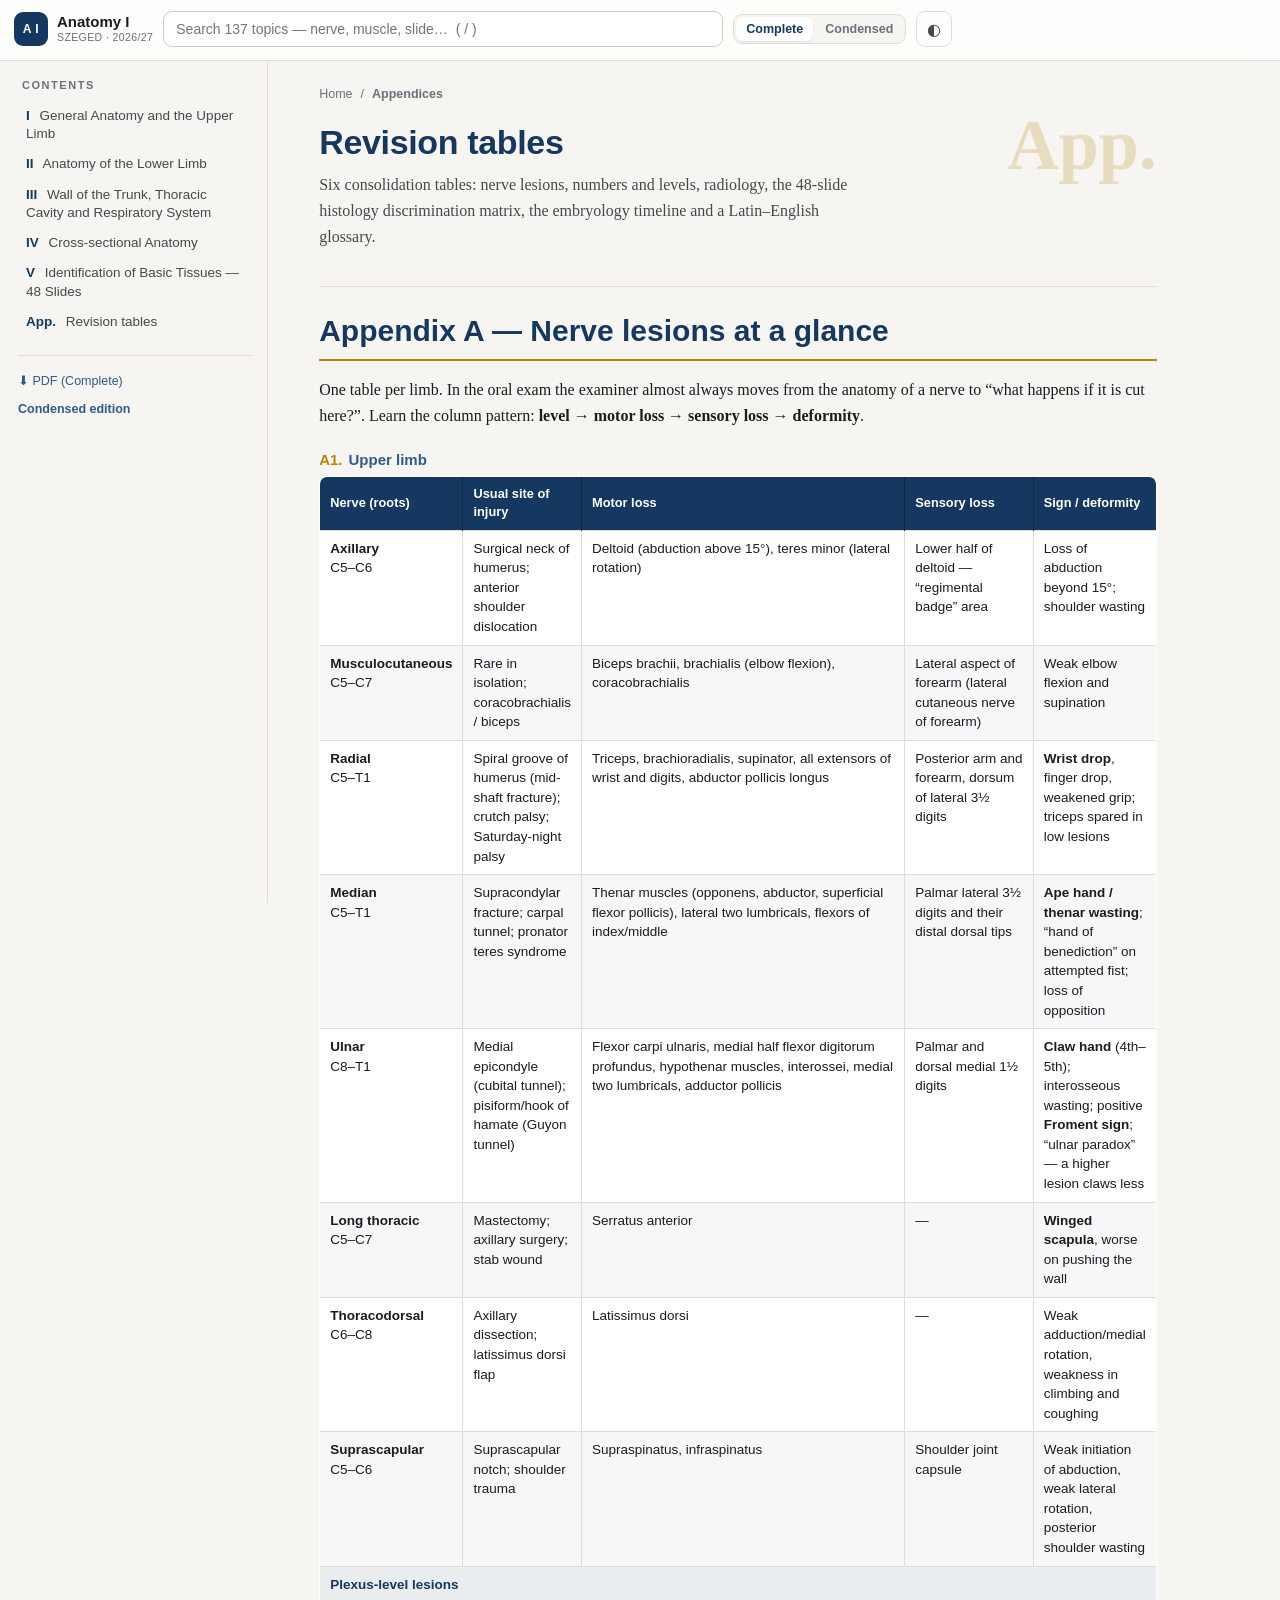
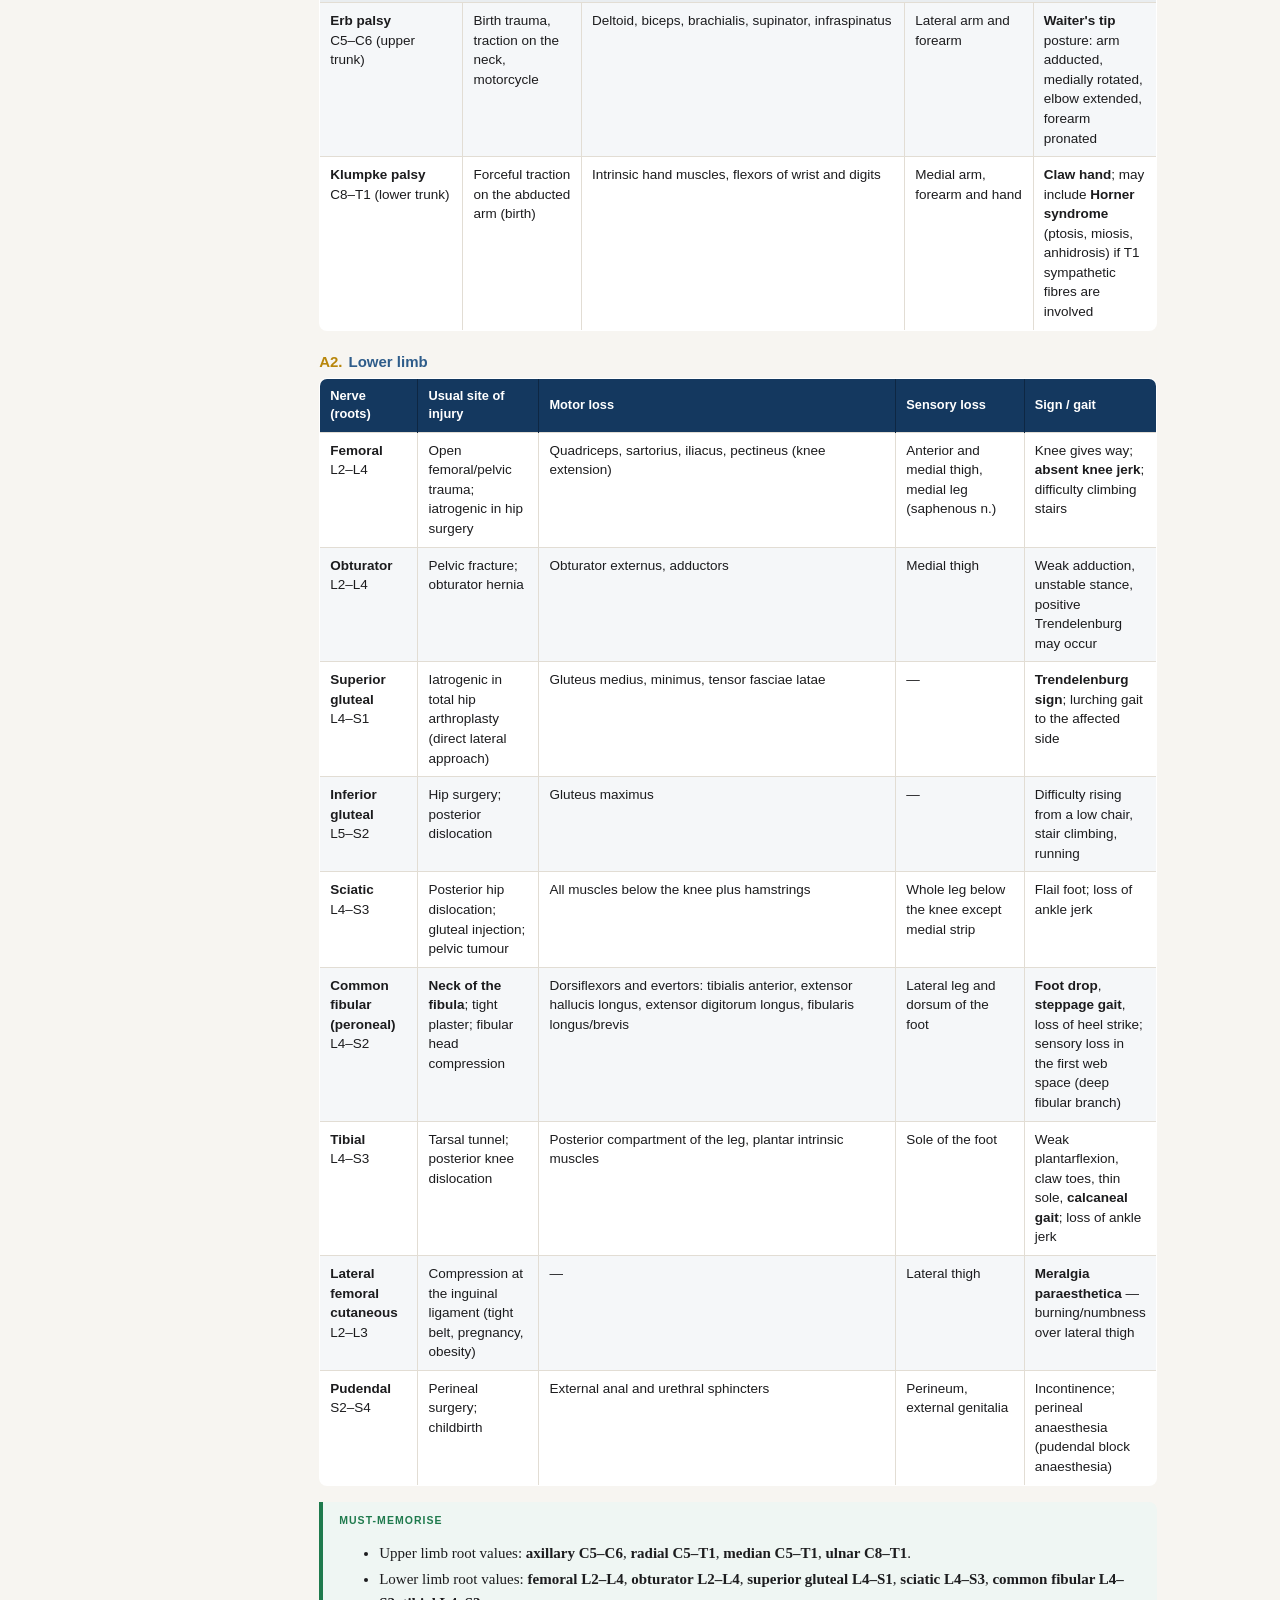
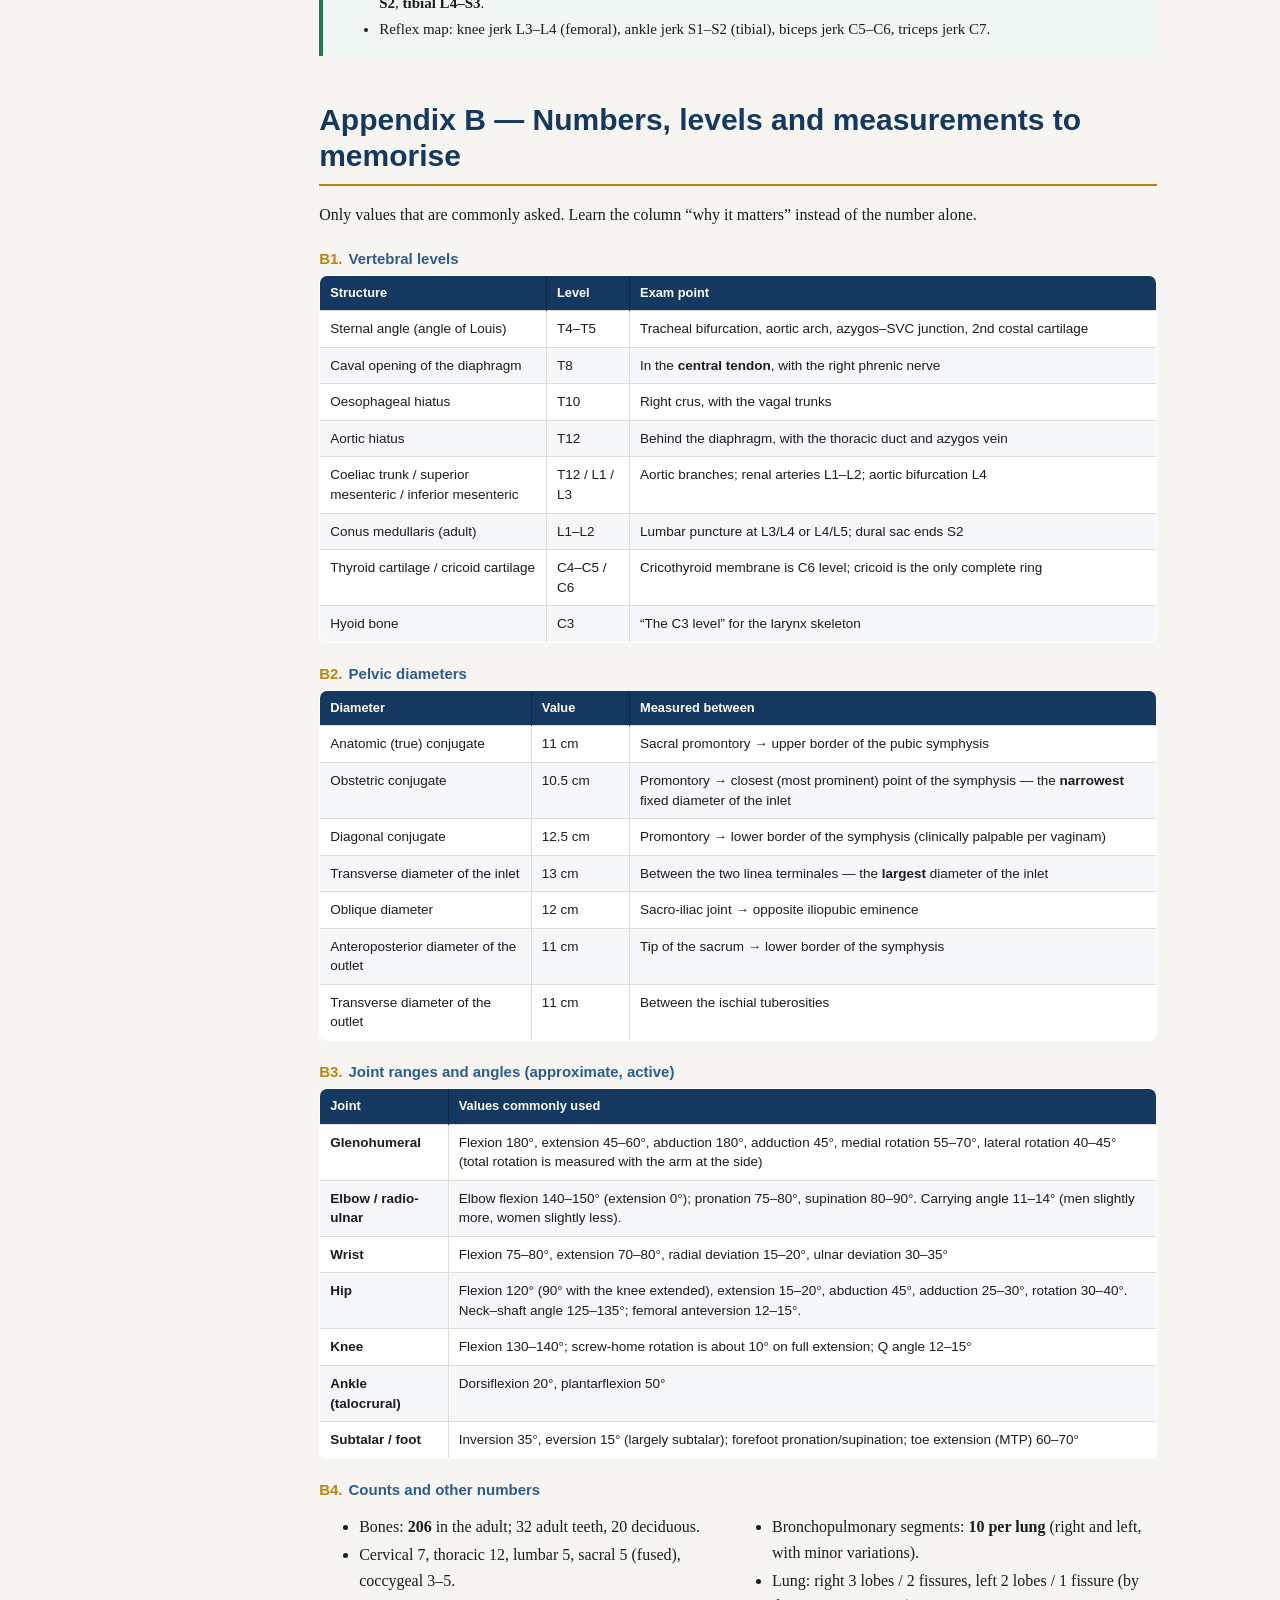
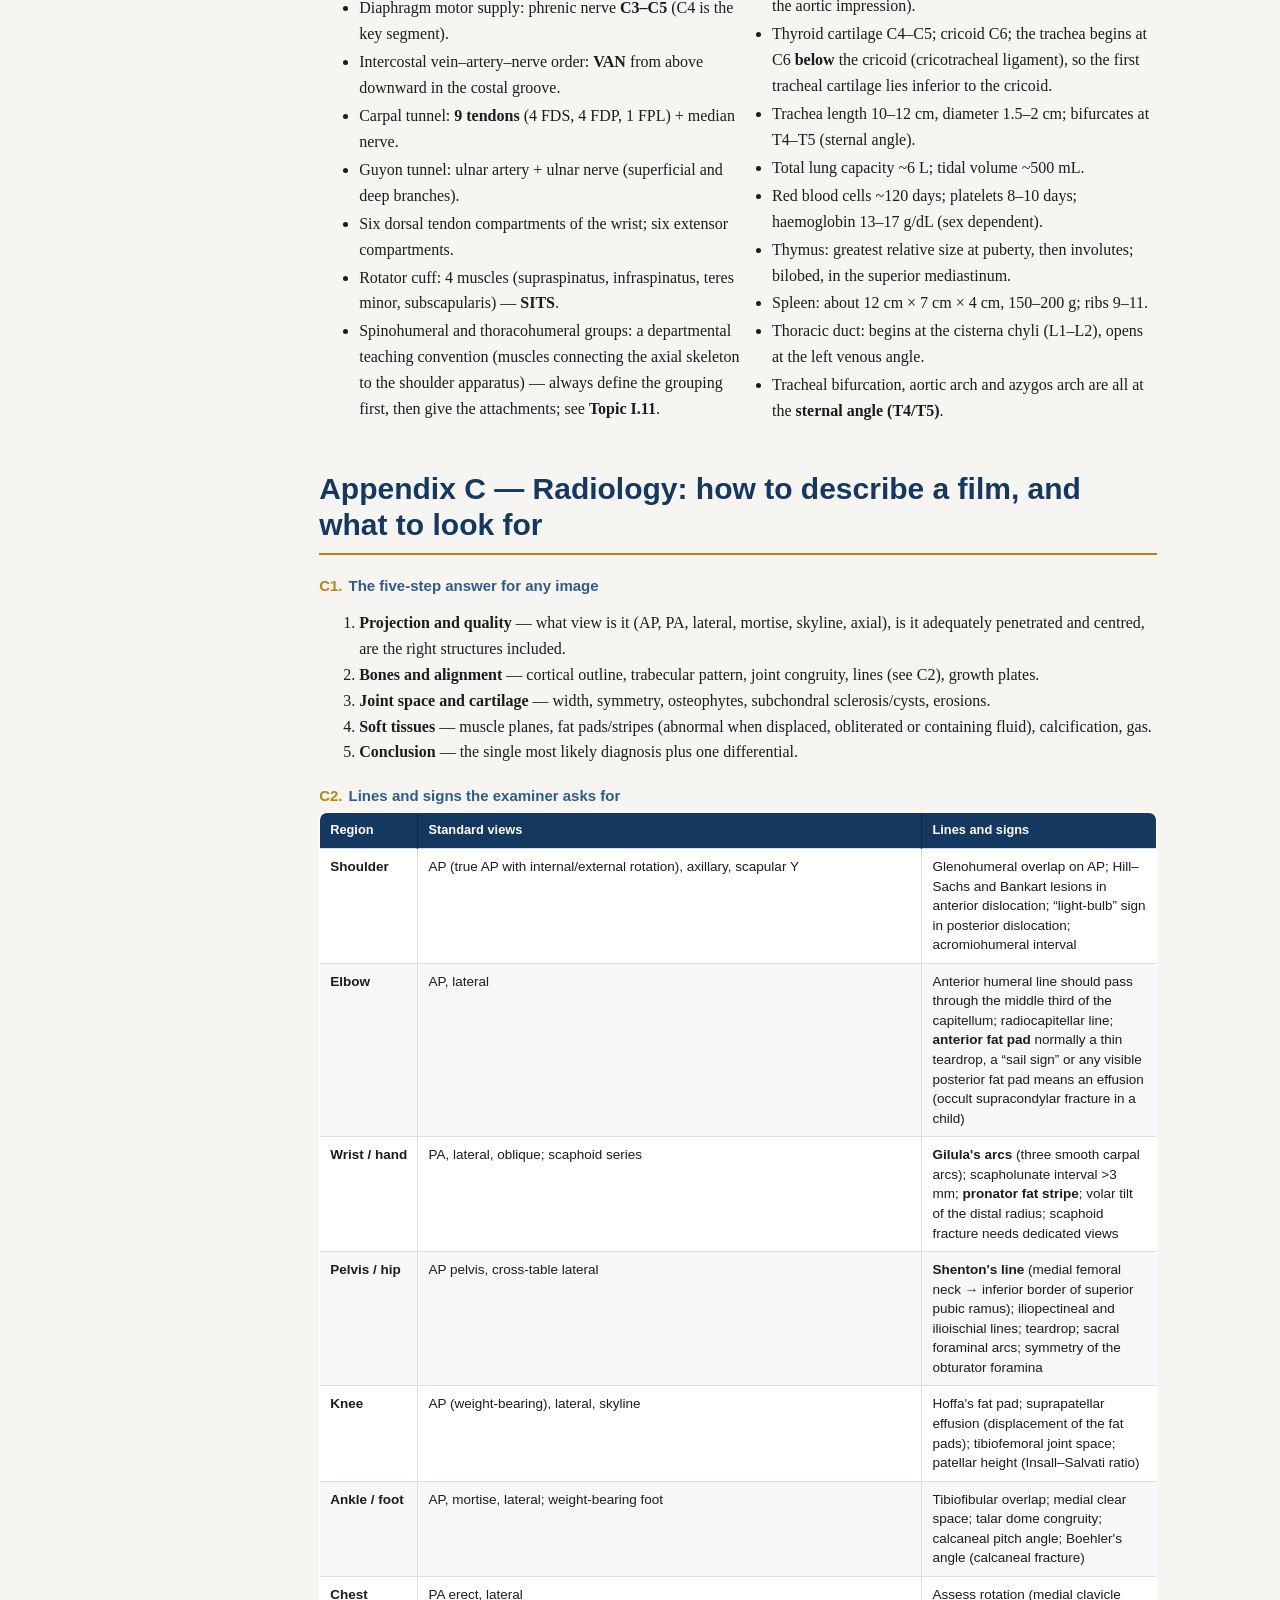
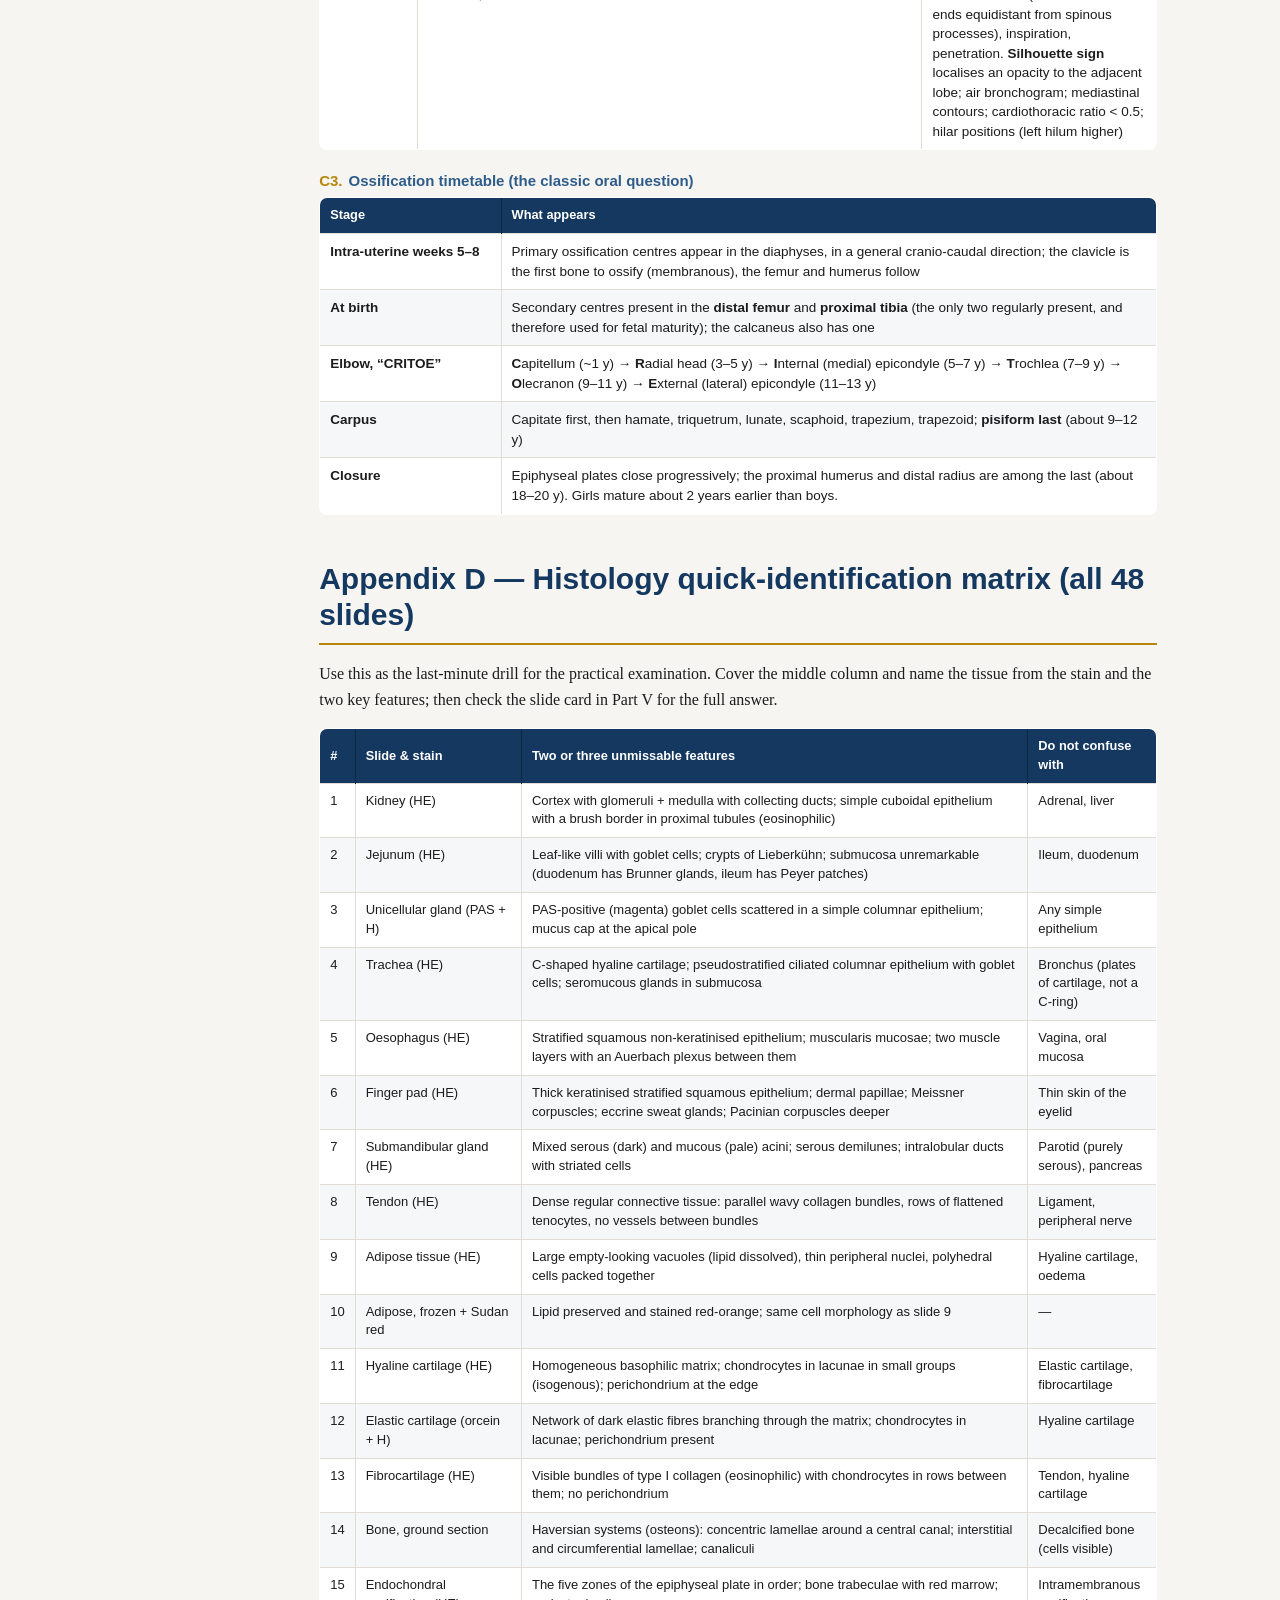
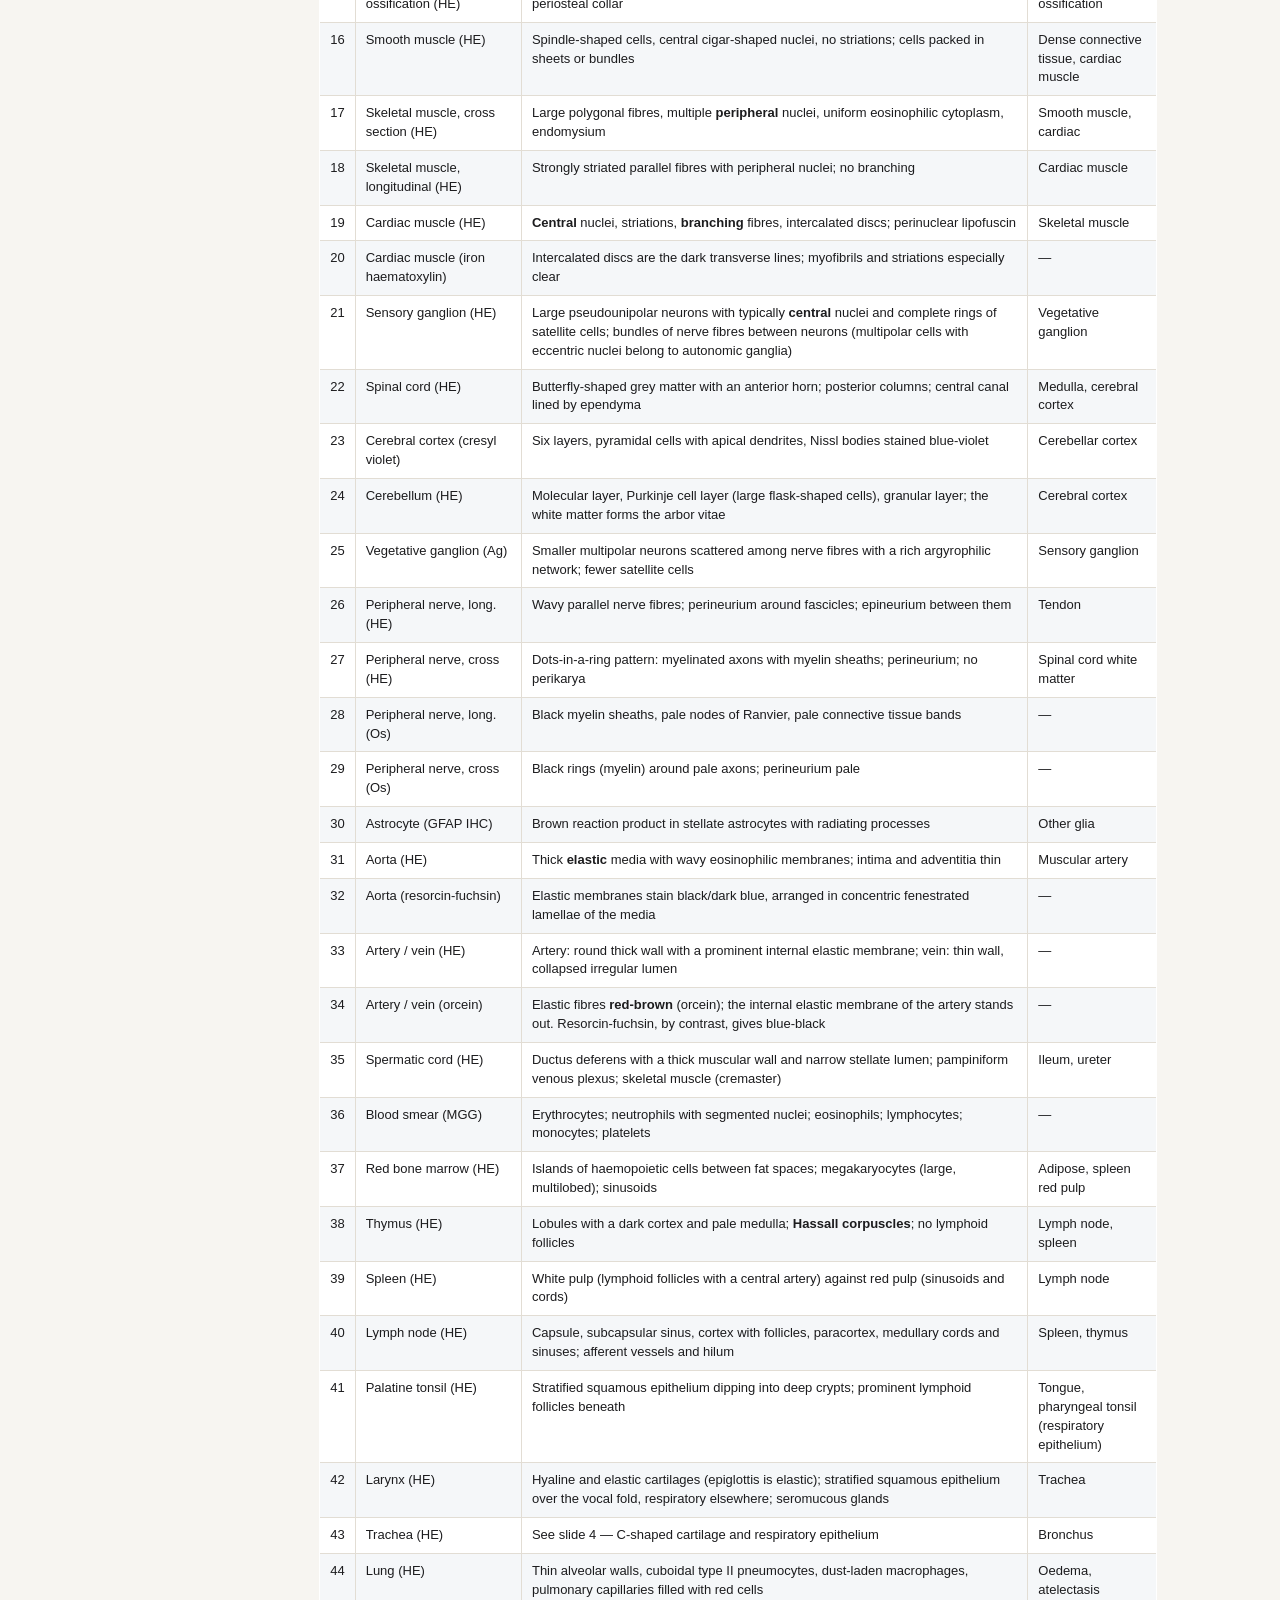
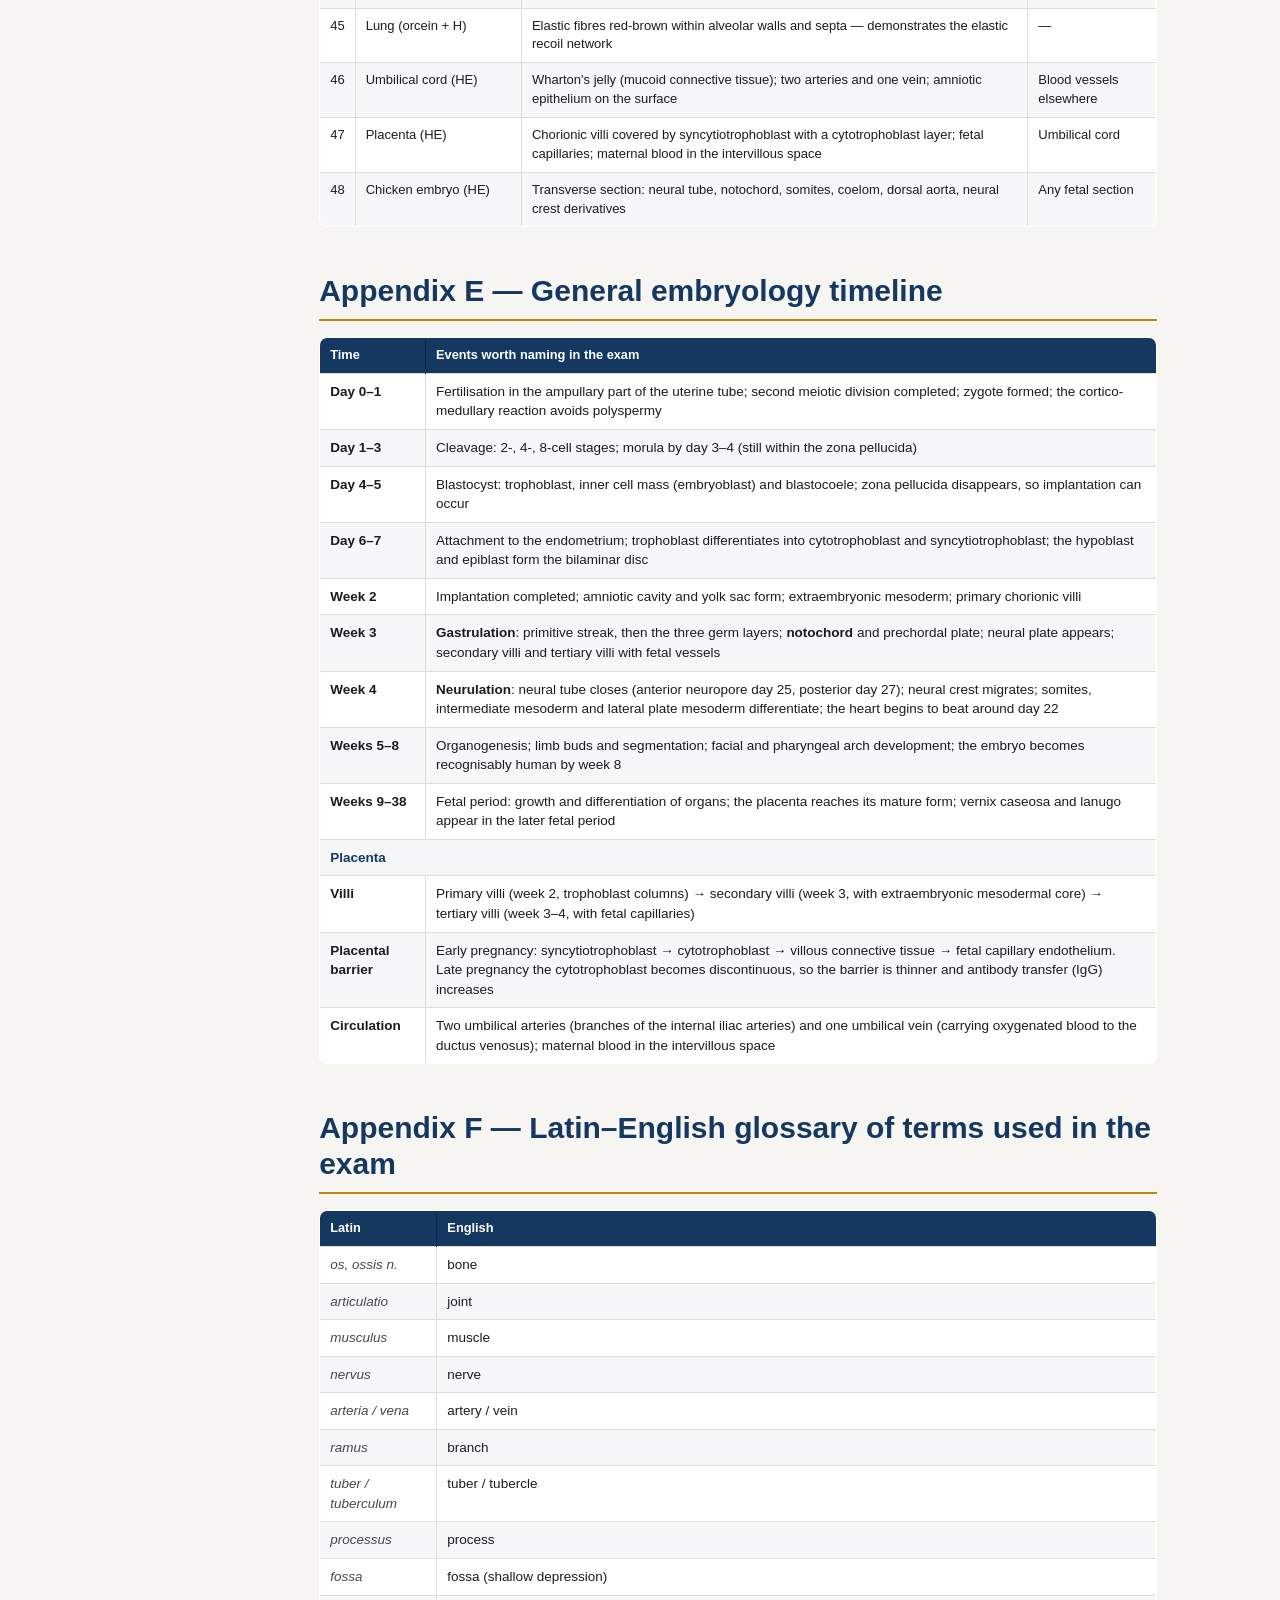
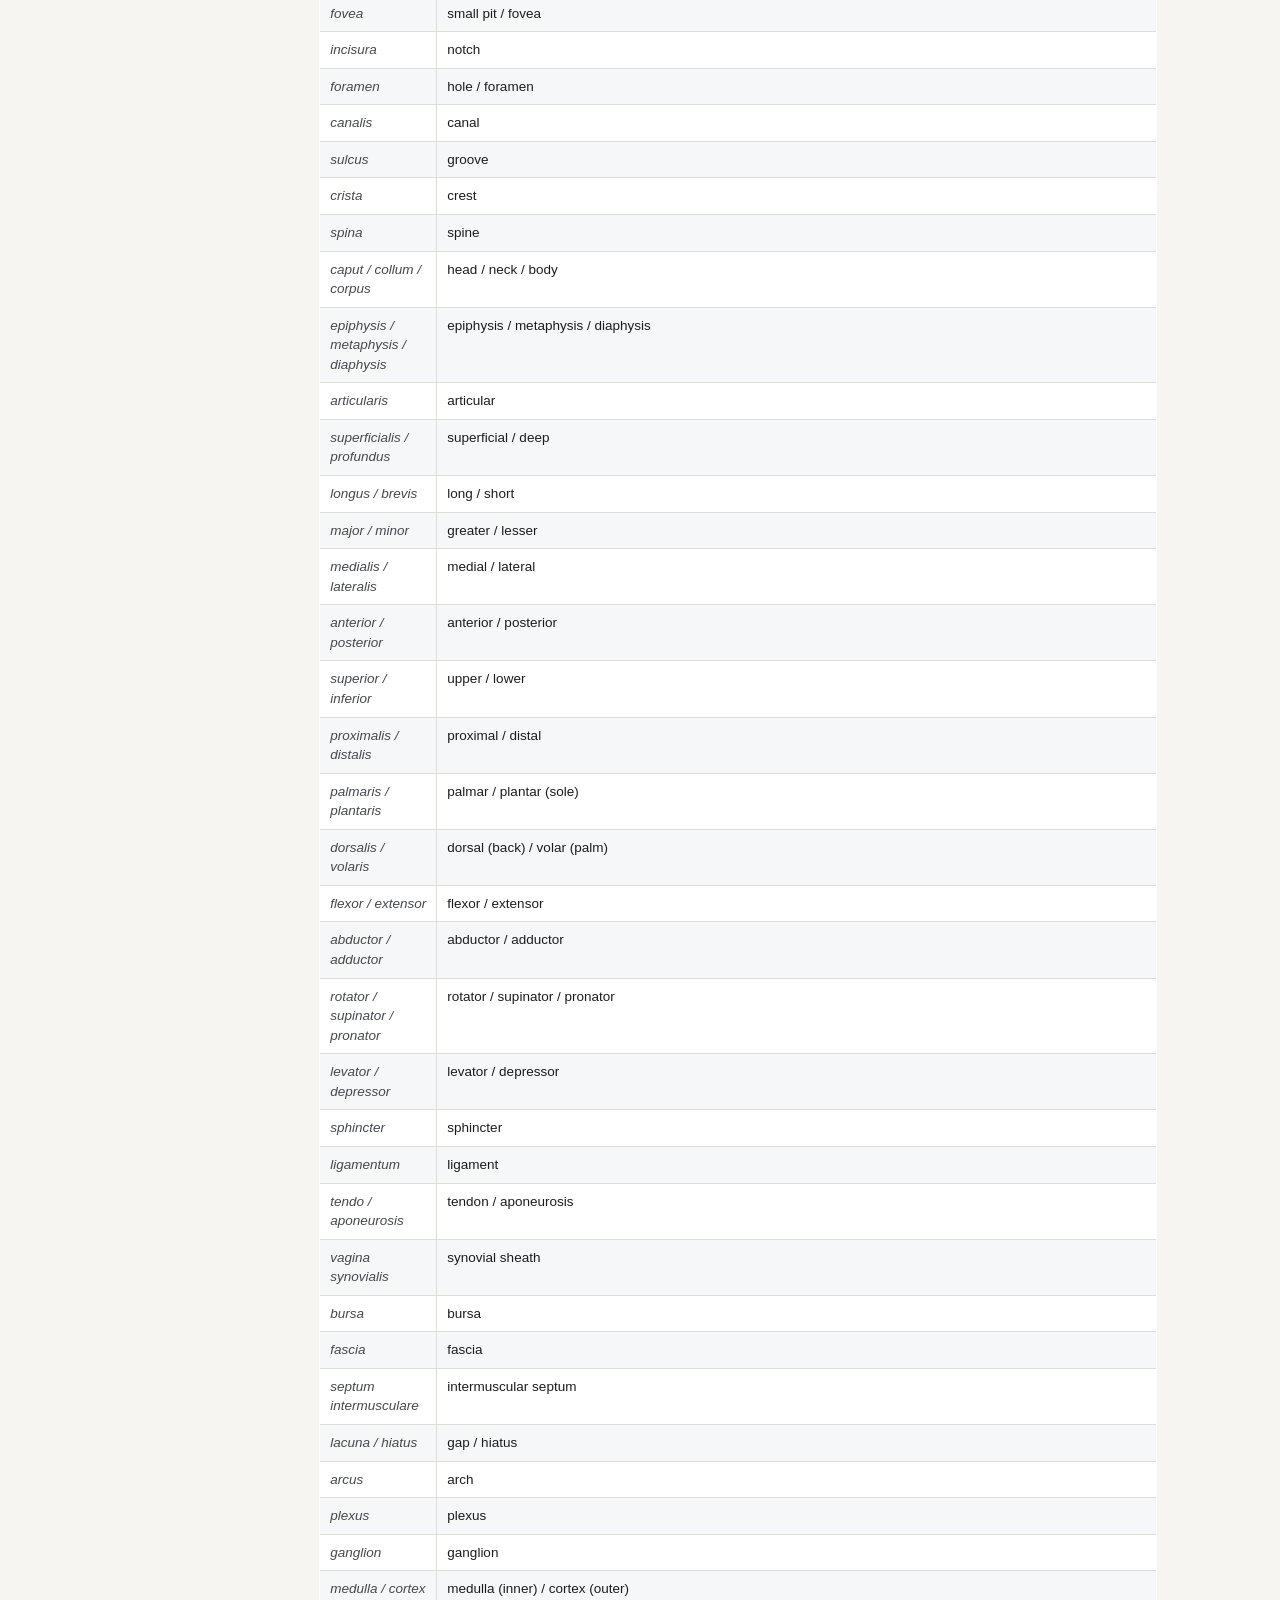
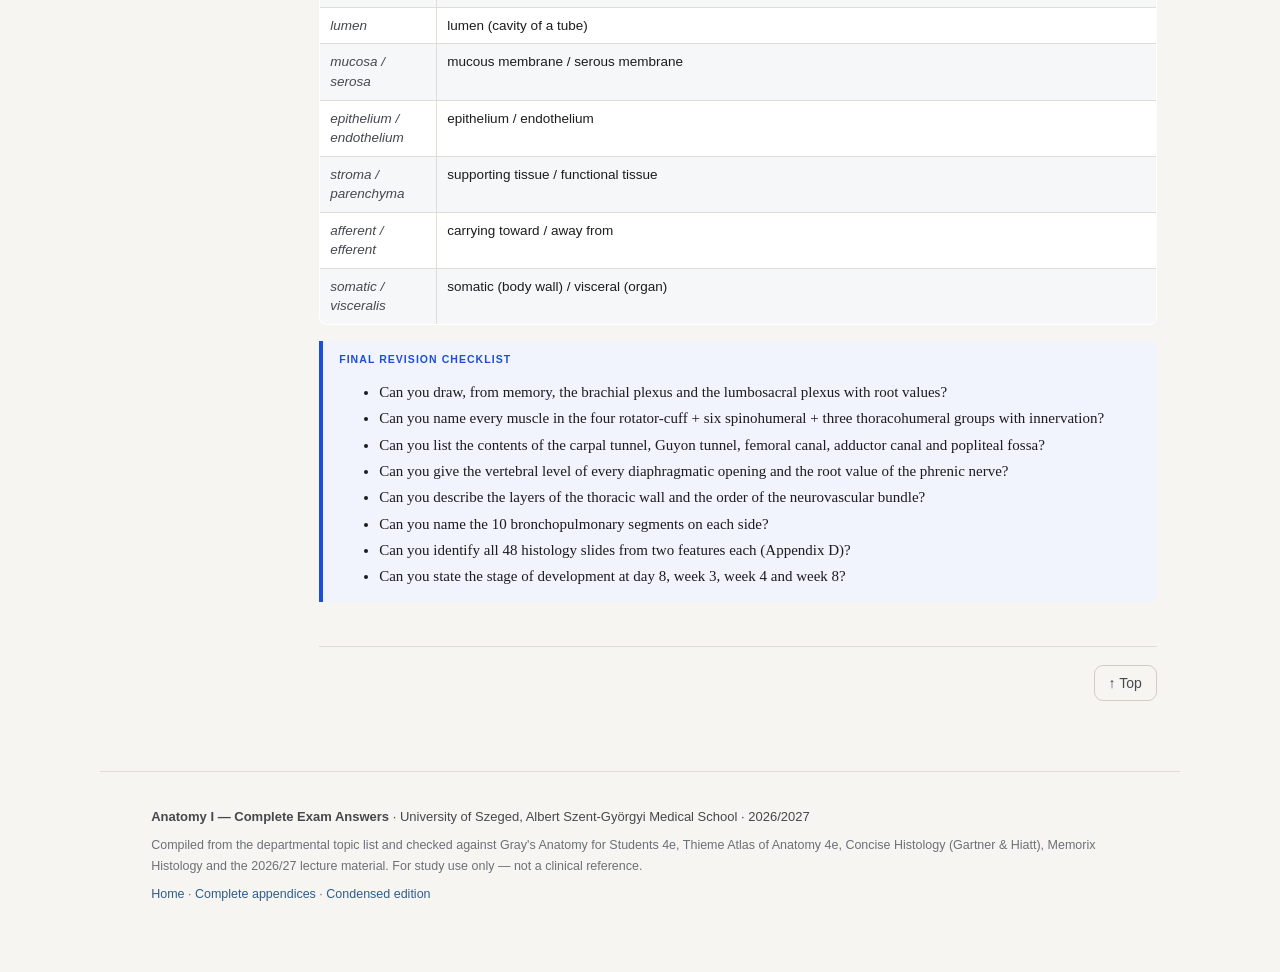
<file: full-appendices.html>
<!DOCTYPE html>
<html lang="en" data-edition="full">
<head>
<meta charset="utf-8">
<meta name="viewport" content="width=device-width, initial-scale=1">
<meta name="color-scheme" content="light dark">
<title>Appendices — Revision tables · Anatomy I</title>
<meta name="description" content="Complete English exam answers for the Anatomy I end-semester exam, University of Szeged 2026/2027 — 137 topics, tables, clinical points and 48 histology slides.">
<link rel="stylesheet" href="site.css?v=1795093304">

</head>
<body class="">
<a class="skip" href="#main">Skip to content</a>
<header class="topbar">
  <div class="bar-inner">
    <a class="brand" href="index.html">
      <span class="brand-mark">A I</span>
      <span class="brand-text">Anatomy&nbsp;I<small>Szeged · 2026/27</small></span>
    </a>
    <button class="icon-btn" id="navToggle" aria-label="Contents" title="Contents (c)">☰</button>
    <div class="search-wrap">
      <input id="q" type="search" placeholder="Search 137 topics — nerve, muscle, slide…  ( / )"
             autocomplete="off" spellcheck="false" aria-label="Search topics">
      <div id="results" class="results" hidden></div>
    </div>
    <nav class="ed-switch" aria-label="Edition">
      <a class="on" href="full-part-1.html">Complete</a>
      <a class="" href="condensed-part-1.html">Condensed</a>
    </nav>
    <button class="icon-btn" id="themeToggle" aria-label="Theme" title="Light / dark (t)">◐</button>
  </div>
  <div class="progress" id="progress"></div>
</header>
<div class="layout">
<aside class="sidebar" id="sidebar">
  <div class="side-head">Contents</div>
  <nav><ul class="navlist"><li class="navpart"><a href="full-part-1.html"><b>I</b> General Anatomy and the Upper Limb</a></li><li class="navpart"><a href="full-part-2.html"><b>II</b> Anatomy of the Lower Limb</a></li><li class="navpart"><a href="full-part-3.html"><b>III</b> Wall of the Trunk, Thoracic Cavity and Respiratory System</a></li><li class="navpart"><a href="full-part-4.html"><b>IV</b> Cross-sectional Anatomy</a></li><li class="navpart"><a href="full-part-5.html"><b>V</b> Identification of Basic Tissues — 48 Slides</a></li><li class="navpart"><a href="full-appendices.html"><b>App.</b> Revision tables</a></li></ul></nav>
  <div class="side-foot">
    <a href="Anatomy_I_Exam_Answers.pdf" download>⬇ PDF (Complete)</a>
    <div class="side-ed"><a href="condensed-part-1.html">Condensed edition</a></div>
  </div>
</aside>
  <main id="main" class="main">
    <nav class="crumbs"><a href="index.html">Home</a> <span>/</span> <b>Appendices</b></nav>
    <header class="parthead">
      <div class="partno">App.</div>
      <h1>Revision tables</h1>
      <p class="lede">Six consolidation tables: nerve lesions, numbers and levels, radiology, the 48-slide
      histology discrimination matrix, the embryology timeline and a Latin–English glossary.</p>
    </header>
    <div class="appendix-body"><!-- APPENDICES — consolidated revision tables -->
<div class="appendix">

<h1 class="front" id="appA">Appendix A &mdash; Nerve lesions at a glance</h1>
<p>One table per limb. In the oral exam the examiner almost always moves from the anatomy of a nerve to
&ldquo;what happens if it is cut here?&rdquo;. Learn the column pattern: <b>level &rarr; motor loss &rarr; sensory loss &rarr; deformity</b>.</p>

<h3><span class="hn">A1.</span>Upper limb</h3>
<table class="tbl">
  <thead><tr><th style="width:26mm">Nerve (roots)</th><th style="width:30mm">Usual site of injury</th><th>Motor loss</th><th style="width:34mm">Sensory loss</th><th style="width:32mm">Sign / deformity</th></tr></thead>
  <tbody>
    <tr><td><b>Axillary</b><br>C5&ndash;C6</td><td>Surgical neck of humerus; anterior shoulder dislocation</td><td>Deltoid (abduction above 15&deg;), teres minor (lateral rotation)</td><td>Lower half of deltoid &mdash; &ldquo;regimental badge&rdquo; area</td><td>Loss of abduction beyond 15&deg;; shoulder wasting</td></tr>
    <tr><td><b>Musculocutaneous</b><br>C5&ndash;C7</td><td>Rare in isolation; coracobrachialis / biceps</td><td>Biceps brachii, brachialis (elbow flexion), coracobrachialis</td><td>Lateral aspect of forearm (lateral cutaneous nerve of forearm)</td><td>Weak elbow flexion and supination</td></tr>
    <tr><td><b>Radial</b><br>C5&ndash;T1</td><td>Spiral groove of humerus (mid-shaft fracture); crutch palsy; Saturday-night palsy</td><td>Triceps, brachioradialis, supinator, all extensors of wrist and digits, abductor pollicis longus</td><td>Posterior arm and forearm, dorsum of lateral 3&frac12; digits</td><td><b>Wrist drop</b>, finger drop, weakened grip; triceps spared in low lesions</td></tr>
    <tr><td><b>Median</b><br>C5&ndash;T1</td><td>Supracondylar fracture; carpal tunnel; pronator teres syndrome</td><td>Thenar muscles (opponens, abductor, superficial flexor pollicis), lateral two lumbricals, flexors of index/middle</td><td>Palmar lateral 3&frac12; digits and their distal dorsal tips</td><td><b>Ape hand / thenar wasting</b>; &ldquo;hand of benediction&rdquo; on attempted fist; loss of opposition</td></tr>
    <tr><td><b>Ulnar</b><br>C8&ndash;T1</td><td>Medial epicondyle (cubital tunnel); pisiform/hook of hamate (Guyon tunnel)</td><td>Flexor carpi ulnaris, medial half flexor digitorum profundus, hypothenar muscles, interossei, medial two lumbricals, adductor pollicis</td><td>Palmar and dorsal medial 1&frac12; digits</td><td><b>Claw hand</b> (4th&ndash;5th); interosseous wasting; positive <b>Froment sign</b>; &ldquo;ulnar paradox&rdquo; &mdash; a higher lesion claws less</td></tr>
    <tr><td><b>Long thoracic</b><br>C5&ndash;C7</td><td>Mastectomy; axillary surgery; stab wound</td><td>Serratus anterior</td><td>&mdash;</td><td><b>Winged scapula</b>, worse on pushing the wall</td></tr>
    <tr><td><b>Thoracodorsal</b><br>C6&ndash;C8</td><td>Axillary dissection; latissimus dorsi flap</td><td>Latissimus dorsi</td><td>&mdash;</td><td>Weak adduction/medial rotation, weakness in climbing and coughing</td></tr>
    <tr><td><b>Suprascapular</b><br>C5&ndash;C6</td><td>Suprascapular notch; shoulder trauma</td><td>Supraspinatus, infraspinatus</td><td>Shoulder joint capsule</td><td>Weak initiation of abduction, weak lateral rotation, posterior shoulder wasting</td></tr>
    <tr class="sub"><td colspan="5">Plexus-level lesions</td></tr>
    <tr><td><b>Erb palsy</b><br>C5&ndash;C6 (upper trunk)</td><td>Birth trauma, traction on the neck, motorcycle</td><td>Deltoid, biceps, brachialis, supinator, infraspinatus</td><td>Lateral arm and forearm</td><td><b>Waiter's tip</b> posture: arm adducted, medially rotated, elbow extended, forearm pronated</td></tr>
    <tr><td><b>Klumpke palsy</b><br>C8&ndash;T1 (lower trunk)</td><td>Forceful traction on the abducted arm (birth)</td><td>Intrinsic hand muscles, flexors of wrist and digits</td><td>Medial arm, forearm and hand</td><td><b>Claw hand</b>; may include <b>Horner syndrome</b> (ptosis, miosis, anhidrosis) if T1 sympathetic fibres are involved</td></tr>
  </tbody>
</table>

<h3><span class="hn">A2.</span>Lower limb</h3>
<table class="tbl">
  <thead><tr><th style="width:26mm">Nerve (roots)</th><th style="width:32mm">Usual site of injury</th><th>Motor loss</th><th style="width:34mm">Sensory loss</th><th style="width:30mm">Sign / gait</th></tr></thead>
  <tbody>
    <tr><td><b>Femoral</b><br>L2&ndash;L4</td><td>Open femoral/pelvic trauma; iatrogenic in hip surgery</td><td>Quadriceps, sartorius, iliacus, pectineus (knee extension)</td><td>Anterior and medial thigh, medial leg (saphenous n.)</td><td>Knee gives way; <b>absent knee jerk</b>; difficulty climbing stairs</td></tr>
    <tr><td><b>Obturator</b><br>L2&ndash;L4</td><td>Pelvic fracture; obturator hernia</td><td>Obturator externus, adductors</td><td>Medial thigh</td><td>Weak adduction, unstable stance, positive Trendelenburg may occur</td></tr>
    <tr><td><b>Superior gluteal</b><br>L4&ndash;S1</td><td>Iatrogenic in total hip arthroplasty (direct lateral approach)</td><td>Gluteus medius, minimus, tensor fasciae latae</td><td>&mdash;</td><td><b>Trendelenburg sign</b>; lurching gait to the affected side</td></tr>
    <tr><td><b>Inferior gluteal</b><br>L5&ndash;S2</td><td>Hip surgery; posterior dislocation</td><td>Gluteus maximus</td><td>&mdash;</td><td>Difficulty rising from a low chair, stair climbing, running</td></tr>
    <tr><td><b>Sciatic</b><br>L4&ndash;S3</td><td>Posterior hip dislocation; gluteal injection; pelvic tumour</td><td>All muscles below the knee plus hamstrings</td><td>Whole leg below the knee except medial strip</td><td>Flail foot; loss of ankle jerk</td></tr>
    <tr><td><b>Common fibular (peroneal)</b><br>L4&ndash;S2</td><td><b>Neck of the fibula</b>; tight plaster; fibular head compression</td><td>Dorsiflexors and evertors: tibialis anterior, extensor hallucis longus, extensor digitorum longus, fibularis longus/brevis</td><td>Lateral leg and dorsum of the foot</td><td><b>Foot drop</b>, <b>steppage gait</b>, loss of heel strike; sensory loss in the first web space (deep fibular branch)</td></tr>
    <tr><td><b>Tibial</b><br>L4&ndash;S3</td><td>Tarsal tunnel; posterior knee dislocation</td><td>Posterior compartment of the leg, plantar intrinsic muscles</td><td>Sole of the foot</td><td>Weak plantarflexion, claw toes, thin sole, <b>calcaneal gait</b>; loss of ankle jerk</td></tr>
    <tr><td><b>Lateral femoral cutaneous</b><br>L2&ndash;L3</td><td>Compression at the inguinal ligament (tight belt, pregnancy, obesity)</td><td>&mdash;</td><td>Lateral thigh</td><td><b>Meralgia paraesthetica</b> &mdash; burning/numbness over lateral thigh</td></tr>
    <tr><td><b>Pudendal</b><br>S2&ndash;S4</td><td>Perineal surgery; childbirth</td><td>External anal and urethral sphincters</td><td>Perineum, external genitalia</td><td>Incontinence; perineal anaesthesia (pudendal block anaesthesia)</td></tr>
  </tbody>
</table>

<div class="box key"><span class="bt">Must-memorise</span>
  <ul class="tight">
    <li>Upper limb root values: <b>axillary C5&ndash;C6</b>, <b>radial C5&ndash;T1</b>, <b>median C5&ndash;T1</b>, <b>ulnar C8&ndash;T1</b>.</li>
    <li>Lower limb root values: <b>femoral L2&ndash;L4</b>, <b>obturator L2&ndash;L4</b>, <b>superior gluteal L4&ndash;S1</b>, <b>sciatic L4&ndash;S3</b>, <b>common fibular L4&ndash;S2</b>, <b>tibial L4&ndash;S3</b>.</li>
    <li>Reflex map: knee jerk L3&ndash;L4 (femoral), ankle jerk S1&ndash;S2 (tibial), biceps jerk C5&ndash;C6, triceps jerk C7.</li>
  </ul>
</div>

<h1 class="front" id="appB">Appendix B &mdash; Numbers, levels and measurements to memorise</h1>
<p>Only values that are commonly asked. Learn the column &ldquo;why it matters&rdquo; instead of the number alone.</p>

<h3><span class="hn">B1.</span>Vertebral levels</h3>
<table class="tbl">
  <thead><tr><th style="width:60mm">Structure</th><th style="width:22mm">Level</th><th>Exam point</th></tr></thead>
  <tbody>
    <tr><td>Sternal angle (angle of Louis)</td><td>T4&ndash;T5</td><td>Tracheal bifurcation, aortic arch, azygos&ndash;SVC junction, 2nd costal cartilage</td></tr>
    <tr><td>Caval opening of the diaphragm</td><td>T8</td><td>In the <b>central tendon</b>, with the right phrenic nerve</td></tr>
    <tr><td>Oesophageal hiatus</td><td>T10</td><td>Right crus, with the vagal trunks</td></tr>
    <tr><td>Aortic hiatus</td><td>T12</td><td>Behind the diaphragm, with the thoracic duct and azygos vein</td></tr>
    <tr><td>Coeliac trunk / superior mesenteric / inferior mesenteric</td><td>T12 / L1 / L3</td><td>Aortic branches; renal arteries L1&ndash;L2; aortic bifurcation L4</td></tr>
    <tr><td>Conus medullaris (adult)</td><td>L1&ndash;L2</td><td>Lumbar puncture at L3/L4 or L4/L5; dural sac ends S2</td></tr>
    <tr><td>Thyroid cartilage / cricoid cartilage</td><td>C4&ndash;C5 / C6</td><td>Cricothyroid membrane is C6 level; cricoid is the only complete ring</td></tr>
    <tr><td>Hyoid bone</td><td>C3</td><td>&ldquo;The C3 level&rdquo; for the larynx skeleton</td></tr>
  </tbody>
</table>

<h3><span class="hn">B2.</span>Pelvic diameters</h3>
<table class="tbl">
  <thead><tr><th style="width:56mm">Diameter</th><th style="width:26mm">Value</th><th>Measured between</th></tr></thead>
  <tbody>
    <tr><td>Anatomic (true) conjugate</td><td>11 cm</td><td>Sacral promontory &rarr; upper border of the pubic symphysis</td></tr>
    <tr><td>Obstetric conjugate</td><td>10.5 cm</td><td>Promontory &rarr; closest (most prominent) point of the symphysis &mdash; the <b>narrowest</b> fixed diameter of the inlet</td></tr>
    <tr><td>Diagonal conjugate</td><td>12.5 cm</td><td>Promontory &rarr; lower border of the symphysis (clinically palpable per vaginam)</td></tr>
    <tr><td>Transverse diameter of the inlet</td><td>13 cm</td><td>Between the two linea terminales &mdash; the <b>largest</b> diameter of the inlet</td></tr>
    <tr><td>Oblique diameter</td><td>12 cm</td><td>Sacro-iliac joint &rarr; opposite iliopubic eminence</td></tr>
    <tr><td>Anteroposterior diameter of the outlet</td><td>11 cm</td><td>Tip of the sacrum &rarr; lower border of the symphysis</td></tr>
    <tr><td>Transverse diameter of the outlet</td><td>11 cm</td><td>Between the ischial tuberosities</td></tr>
  </tbody>
</table>

<h3><span class="hn">B3.</span>Joint ranges and angles (approximate, active)</h3>
<table class="tbl">
  <thead><tr><th style="width:34mm">Joint</th><th>Values commonly used</th></tr></thead>
  <tbody>
    <tr><td><b>Glenohumeral</b></td><td>Flexion 180&deg;, extension 45&ndash;60&deg;, abduction 180&deg;, adduction 45&deg;, medial rotation 55&ndash;70&deg;, lateral rotation 40&ndash;45&deg; (total rotation is measured with the arm at the side)</td></tr>
    <tr><td><b>Elbow / radio-ulnar</b></td><td>Elbow flexion 140&ndash;150&deg; (extension 0&deg;); pronation 75&ndash;80&deg;, supination 80&ndash;90&deg;. Carrying angle 11&ndash;14&deg; (men slightly more, women slightly less).</td></tr>
    <tr><td><b>Wrist</b></td><td>Flexion 75&ndash;80&deg;, extension 70&ndash;80&deg;, radial deviation 15&ndash;20&deg;, ulnar deviation 30&ndash;35&deg;</td></tr>
    <tr><td><b>Hip</b></td><td>Flexion 120&deg; (90&deg; with the knee extended), extension 15&ndash;20&deg;, abduction 45&deg;, adduction 25&ndash;30&deg;, rotation 30&ndash;40&deg;. Neck&ndash;shaft angle 125&ndash;135&deg;; femoral anteversion 12&ndash;15&deg;.</td></tr>
    <tr><td><b>Knee</b></td><td>Flexion 130&ndash;140&deg;; screw-home rotation is about 10&deg; on full extension; Q angle 12&ndash;15&deg;</td></tr>
    <tr><td><b>Ankle (talocrural)</b></td><td>Dorsiflexion 20&deg;, plantarflexion 50&deg;</td></tr>
    <tr><td><b>Subtalar / foot</b></td><td>Inversion 35&deg;, eversion 15&deg; (largely subtalar); forefoot pronation/supination; toe extension (MTP) 60&ndash;70&deg;</td></tr>
  </tbody>
</table>

<h3><span class="hn">B4.</span>Counts and other numbers</h3>
<ul class="cols2 tight">
  <li>Bones: <b>206</b> in the adult; 32 adult teeth, 20 deciduous.</li>
  <li>Cervical 7, thoracic 12, lumbar 5, sacral 5 (fused), coccygeal 3&ndash;5.</li>
  <li>Diaphragm motor supply: phrenic nerve <b>C3&ndash;C5</b> (C4 is the key segment).</li>
  <li>Intercostal vein&ndash;artery&ndash;nerve order: <b>VAN</b> from above downward in the costal groove.</li>
  <li>Carpal tunnel: <b>9 tendons</b> (4 FDS, 4 FDP, 1 FPL) + median nerve.</li>
  <li>Guyon tunnel: ulnar artery + ulnar nerve (superficial and deep branches).</li>
  <li>Six dorsal tendon compartments of the wrist; six extensor compartments.</li>
  <li>Rotator cuff: 4 muscles (supraspinatus, infraspinatus, teres minor, subscapularis) &mdash; <b>SITS</b>.</li>
  <li>Spinohumeral and thoracohumeral groups: a departmental teaching convention (muscles connecting the axial skeleton to the shoulder apparatus) &mdash; always define the grouping first, then give the attachments; see <b>Topic I.11</b>.</li>
  <li>Bronchopulmonary segments: <b>10 per lung</b> (right and left, with minor variations).</li>
  <li>Lung: right 3 lobes / 2 fissures, left 2 lobes / 1 fissure (by the aortic impression).</li>
  <li>Thyroid cartilage C4&ndash;C5; cricoid C6; the trachea begins at C6 <b>below</b> the cricoid (cricotracheal ligament), so the first tracheal cartilage lies inferior to the cricoid.</li>
  <li>Trachea length 10&ndash;12 cm, diameter 1.5&ndash;2 cm; bifurcates at T4&ndash;T5 (sternal angle).</li>
  <li>Total lung capacity ~6 L; tidal volume ~500 mL.</li>
  <li>Red blood cells ~120 days; platelets 8&ndash;10 days; haemoglobin 13&ndash;17 g/dL (sex dependent).</li>
  <li>Thymus: greatest relative size at puberty, then involutes; bilobed, in the superior mediastinum.</li>
  <li>Spleen: about 12 cm &times; 7 cm &times; 4 cm, 150&ndash;200 g; ribs 9&ndash;11.</li>
  <li>Thoracic duct: begins at the cisterna chyli (L1&ndash;L2), opens at the left venous angle.</li>
  <li>Tracheal bifurcation, aortic arch and azygos arch are all at the <b>sternal angle (T4/T5)</b>.</li>
</ul>

<h1 class="front" id="appC">Appendix C &mdash; Radiology: how to describe a film, and what to look for</h1>

<h3><span class="hn">C1.</span>The five-step answer for any image</h3>
<ol class="tight">
  <li><b>Projection and quality</b> &mdash; what view is it (AP, PA, lateral, mortise, skyline, axial), is it adequately penetrated and centred, are the right structures included.</li>
  <li><b>Bones and alignment</b> &mdash; cortical outline, trabecular pattern, joint congruity, lines (see C2), growth plates.</li>
  <li><b>Joint space and cartilage</b> &mdash; width, symmetry, osteophytes, subchondral sclerosis/cysts, erosions.</li>
  <li><b>Soft tissues</b> &mdash; muscle planes, fat pads/stripes (abnormal when displaced, obliterated or containing fluid), calcification, gas.</li>
  <li><b>Conclusion</b> &mdash; the single most likely diagnosis plus one differential.</li>
</ol>

<h3><span class="hn">C2.</span>Lines and signs the examiner asks for</h3>
<table class="tbl">
  <thead><tr><th style="width:26mm">Region</th><th>Standard views</th><th style="width:62mm">Lines and signs</th></tr></thead>
  <tbody>
    <tr><td><b>Shoulder</b></td><td>AP (true AP with internal/external rotation), axillary, scapular Y</td><td>Glenohumeral overlap on AP; Hill&ndash;Sachs and Bankart lesions in anterior dislocation; &ldquo;light-bulb&rdquo; sign in posterior dislocation; acromiohumeral interval</td></tr>
    <tr><td><b>Elbow</b></td><td>AP, lateral</td><td>Anterior humeral line should pass through the middle third of the capitellum; radiocapitellar line; <b>anterior fat pad</b> normally a thin teardrop, a &ldquo;sail sign&rdquo; or any visible posterior fat pad means an effusion (occult supracondylar fracture in a child)</td></tr>
    <tr><td><b>Wrist / hand</b></td><td>PA, lateral, oblique; scaphoid series</td><td><b>Gilula's arcs</b> (three smooth carpal arcs); scapholunate interval &gt;3 mm; <b>pronator fat stripe</b>; volar tilt of the distal radius; scaphoid fracture needs dedicated views</td></tr>
    <tr><td><b>Pelvis / hip</b></td><td>AP pelvis, cross-table lateral</td><td><b>Shenton's line</b> (medial femoral neck &rarr; inferior border of superior pubic ramus); iliopectineal and ilioischial lines; teardrop; sacral foraminal arcs; symmetry of the obturator foramina</td></tr>
    <tr><td><b>Knee</b></td><td>AP (weight-bearing), lateral, skyline</td><td>Hoffa's fat pad; suprapatellar effusion (displacement of the fat pads); tibiofemoral joint space; patellar height (Insall&ndash;Salvati ratio)</td></tr>
    <tr><td><b>Ankle / foot</b></td><td>AP, mortise, lateral; weight-bearing foot</td><td>Tibiofibular overlap; medial clear space; talar dome congruity; calcaneal pitch angle; Boehler's angle (calcaneal fracture)</td></tr>
    <tr><td><b>Chest</b></td><td>PA erect, lateral</td><td>Assess rotation (medial clavicle ends equidistant from spinous processes), inspiration, penetration. <b>Silhouette sign</b> localises an opacity to the adjacent lobe; air bronchogram; mediastinal contours; cardiothoracic ratio &lt; 0.5; hilar positions (left hilum higher)</td></tr>
  </tbody>
</table>

<h3><span class="hn">C3.</span>Ossification timetable (the classic oral question)</h3>
<table class="tbl">
  <thead><tr><th style="width:48mm">Stage</th><th>What appears</th></tr></thead>
  <tbody>
    <tr><td><b>Intra-uterine weeks 5&ndash;8</b></td><td>Primary ossification centres appear in the diaphyses, in a general cranio-caudal direction; the clavicle is the first bone to ossify (membranous), the femur and humerus follow</td></tr>
    <tr><td><b>At birth</b></td><td>Secondary centres present in the <b>distal femur</b> and <b>proximal tibia</b> (the only two regularly present, and therefore used for fetal maturity); the calcaneus also has one</td></tr>
    <tr><td><b>Elbow, &ldquo;CRITOE&rdquo;</b></td><td><b>C</b>apitellum (~1 y) &rarr; <b>R</b>adial head (3&ndash;5 y) &rarr; <b>I</b>nternal (medial) epicondyle (5&ndash;7 y) &rarr; <b>T</b>rochlea (7&ndash;9 y) &rarr; <b>O</b>lecranon (9&ndash;11 y) &rarr; <b>E</b>xternal (lateral) epicondyle (11&ndash;13 y)</td></tr>
    <tr><td><b>Carpus</b></td><td>Capitate first, then hamate, triquetrum, lunate, scaphoid, trapezium, trapezoid; <b>pisiform last</b> (about 9&ndash;12 y)</td></tr>
    <tr><td><b>Closure</b></td><td>Epiphyseal plates close progressively; the proximal humerus and distal radius are among the last (about 18&ndash;20 y). Girls mature about 2 years earlier than boys.</td></tr>
  </tbody>
</table>

<h1 class="front" id="appD">Appendix D &mdash; Histology quick-identification matrix (all 48 slides)</h1>
<p>Use this as the last-minute drill for the practical examination. Cover the middle column and name the tissue from the stain and the two key features; then check the slide card in Part V for the full answer.</p>
<table class="tbl long">
  <thead><tr><th style="width:8mm">#</th><th style="width:44mm">Slide &amp; stain</th><th>Two or three unmissable features</th><th style="width:34mm">Do not confuse with</th></tr></thead>
  <tbody>
    <tr><td>1</td><td>Kidney (HE)</td><td>Cortex with glomeruli + medulla with collecting ducts; simple cuboidal epithelium with a brush border in proximal tubules (eosinophilic)</td><td>Adrenal, liver</td></tr>
    <tr><td>2</td><td>Jejunum (HE)</td><td>Leaf-like villi with goblet cells; crypts of Lieberkühn; submucosa unremarkable (duodenum has Brunner glands, ileum has Peyer patches)</td><td>Ileum, duodenum</td></tr>
    <tr><td>3</td><td>Unicellular gland (PAS + H)</td><td>PAS-positive (magenta) goblet cells scattered in a simple columnar epithelium; mucus cap at the apical pole</td><td>Any simple epithelium</td></tr>
    <tr><td>4</td><td>Trachea (HE)</td><td>C-shaped hyaline cartilage; pseudostratified ciliated columnar epithelium with goblet cells; seromucous glands in submucosa</td><td>Bronchus (plates of cartilage, not a C-ring)</td></tr>
    <tr><td>5</td><td>Oesophagus (HE)</td><td>Stratified squamous non-keratinised epithelium; muscularis mucosae; two muscle layers with an Auerbach plexus between them</td><td>Vagina, oral mucosa</td></tr>
    <tr><td>6</td><td>Finger pad (HE)</td><td>Thick keratinised stratified squamous epithelium; dermal papillae; Meissner corpuscles; eccrine sweat glands; Pacinian corpuscles deeper</td><td>Thin skin of the eyelid</td></tr>
    <tr><td>7</td><td>Submandibular gland (HE)</td><td>Mixed serous (dark) and mucous (pale) acini; serous demilunes; intralobular ducts with striated cells</td><td>Parotid (purely serous), pancreas</td></tr>
    <tr><td>8</td><td>Tendon (HE)</td><td>Dense regular connective tissue: parallel wavy collagen bundles, rows of flattened tenocytes, no vessels between bundles</td><td>Ligament, peripheral nerve</td></tr>
    <tr><td>9</td><td>Adipose tissue (HE)</td><td>Large empty-looking vacuoles (lipid dissolved), thin peripheral nuclei, polyhedral cells packed together</td><td>Hyaline cartilage, oedema</td></tr>
    <tr><td>10</td><td>Adipose, frozen + Sudan red</td><td>Lipid preserved and stained red-orange; same cell morphology as slide 9</td><td>&mdash;</td></tr>
    <tr><td>11</td><td>Hyaline cartilage (HE)</td><td>Homogeneous basophilic matrix; chondrocytes in lacunae in small groups (isogenous); perichondrium at the edge</td><td>Elastic cartilage, fibrocartilage</td></tr>
    <tr><td>12</td><td>Elastic cartilage (orcein + H)</td><td>Network of dark elastic fibres branching through the matrix; chondrocytes in lacunae; perichondrium present</td><td>Hyaline cartilage</td></tr>
    <tr><td>13</td><td>Fibrocartilage (HE)</td><td>Visible bundles of type I collagen (eosinophilic) with chondrocytes in rows between them; no perichondrium</td><td>Tendon, hyaline cartilage</td></tr>
    <tr><td>14</td><td>Bone, ground section</td><td>Haversian systems (osteons): concentric lamellae around a central canal; interstitial and circumferential lamellae; canaliculi</td><td>Decalcified bone (cells visible)</td></tr>
    <tr><td>15</td><td>Endochondral ossification (HE)</td><td>The five zones of the epiphyseal plate in order; bone trabeculae with red marrow; periosteal collar</td><td>Intramembranous ossification</td></tr>
    <tr><td>16</td><td>Smooth muscle (HE)</td><td>Spindle-shaped cells, central cigar-shaped nuclei, no striations; cells packed in sheets or bundles</td><td>Dense connective tissue, cardiac muscle</td></tr>
    <tr><td>17</td><td>Skeletal muscle, cross section (HE)</td><td>Large polygonal fibres, multiple <b>peripheral</b> nuclei, uniform eosinophilic cytoplasm, endomysium</td><td>Smooth muscle, cardiac</td></tr>
    <tr><td>18</td><td>Skeletal muscle, longitudinal (HE)</td><td>Strongly striated parallel fibres with peripheral nuclei; no branching</td><td>Cardiac muscle</td></tr>
    <tr><td>19</td><td>Cardiac muscle (HE)</td><td><b>Central</b> nuclei, striations, <b>branching</b> fibres, intercalated discs; perinuclear lipofuscin</td><td>Skeletal muscle</td></tr>
    <tr><td>20</td><td>Cardiac muscle (iron haematoxylin)</td><td>Intercalated discs are the dark transverse lines; myofibrils and striations especially clear</td><td>&mdash;</td></tr>
    <tr><td>21</td><td>Sensory ganglion (HE)</td><td>Large pseudounipolar neurons with typically <b>central</b> nuclei and complete rings of satellite cells; bundles of nerve fibres between neurons (multipolar cells with eccentric nuclei belong to autonomic ganglia)</td><td>Vegetative ganglion</td></tr>
    <tr><td>22</td><td>Spinal cord (HE)</td><td>Butterfly-shaped grey matter with an anterior horn; posterior columns; central canal lined by ependyma</td><td>Medulla, cerebral cortex</td></tr>
    <tr><td>23</td><td>Cerebral cortex (cresyl violet)</td><td>Six layers, pyramidal cells with apical dendrites, Nissl bodies stained blue-violet</td><td>Cerebellar cortex</td></tr>
    <tr><td>24</td><td>Cerebellum (HE)</td><td>Molecular layer, Purkinje cell layer (large flask-shaped cells), granular layer; the white matter forms the arbor vitae</td><td>Cerebral cortex</td></tr>
    <tr><td>25</td><td>Vegetative ganglion (Ag)</td><td>Smaller multipolar neurons scattered among nerve fibres with a rich argyrophilic network; fewer satellite cells</td><td>Sensory ganglion</td></tr>
    <tr><td>26</td><td>Peripheral nerve, long. (HE)</td><td>Wavy parallel nerve fibres; perineurium around fascicles; epineurium between them</td><td>Tendon</td></tr>
    <tr><td>27</td><td>Peripheral nerve, cross (HE)</td><td>Dots-in-a-ring pattern: myelinated axons with myelin sheaths; perineurium; no perikarya</td><td>Spinal cord white matter</td></tr>
    <tr><td>28</td><td>Peripheral nerve, long. (Os)</td><td>Black myelin sheaths, pale nodes of Ranvier, pale connective tissue bands</td><td>&mdash;</td></tr>
    <tr><td>29</td><td>Peripheral nerve, cross (Os)</td><td>Black rings (myelin) around pale axons; perineurium pale</td><td>&mdash;</td></tr>
    <tr><td>30</td><td>Astrocyte (GFAP IHC)</td><td>Brown reaction product in stellate astrocytes with radiating processes</td><td>Other glia</td></tr>
    <tr><td>31</td><td>Aorta (HE)</td><td>Thick <b>elastic</b> media with wavy eosinophilic membranes; intima and adventitia thin</td><td>Muscular artery</td></tr>
    <tr><td>32</td><td>Aorta (resorcin-fuchsin)</td><td>Elastic membranes stain black/dark blue, arranged in concentric fenestrated lamellae of the media</td><td>&mdash;</td></tr>
    <tr><td>33</td><td>Artery / vein (HE)</td><td>Artery: round thick wall with a prominent internal elastic membrane; vein: thin wall, collapsed irregular lumen</td><td>&mdash;</td></tr>
    <tr><td>34</td><td>Artery / vein (orcein)</td><td>Elastic fibres <b>red-brown</b> (orcein); the internal elastic membrane of the artery stands out. Resorcin-fuchsin, by contrast, gives blue-black</td><td>&mdash;</td></tr>
    <tr><td>35</td><td>Spermatic cord (HE)</td><td>Ductus deferens with a thick muscular wall and narrow stellate lumen; pampiniform venous plexus; skeletal muscle (cremaster)</td><td>Ileum, ureter</td></tr>
    <tr><td>36</td><td>Blood smear (MGG)</td><td>Erythrocytes; neutrophils with segmented nuclei; eosinophils; lymphocytes; monocytes; platelets</td><td>&mdash;</td></tr>
    <tr><td>37</td><td>Red bone marrow (HE)</td><td>Islands of haemopoietic cells between fat spaces; megakaryocytes (large, multilobed); sinusoids</td><td>Adipose, spleen red pulp</td></tr>
    <tr><td>38</td><td>Thymus (HE)</td><td>Lobules with a dark cortex and pale medulla; <b>Hassall corpuscles</b>; no lymphoid follicles</td><td>Lymph node, spleen</td></tr>
    <tr><td>39</td><td>Spleen (HE)</td><td>White pulp (lymphoid follicles with a central artery) against red pulp (sinusoids and cords)</td><td>Lymph node</td></tr>
    <tr><td>40</td><td>Lymph node (HE)</td><td>Capsule, subcapsular sinus, cortex with follicles, paracortex, medullary cords and sinuses; afferent vessels and hilum</td><td>Spleen, thymus</td></tr>
    <tr><td>41</td><td>Palatine tonsil (HE)</td><td>Stratified squamous epithelium dipping into deep crypts; prominent lymphoid follicles beneath</td><td>Tongue, pharyngeal tonsil (respiratory epithelium)</td></tr>
    <tr><td>42</td><td>Larynx (HE)</td><td>Hyaline and elastic cartilages (epiglottis is elastic); stratified squamous epithelium over the vocal fold, respiratory elsewhere; seromucous glands</td><td>Trachea</td></tr>
    <tr><td>43</td><td>Trachea (HE)</td><td>See slide 4 &mdash; C-shaped cartilage and respiratory epithelium</td><td>Bronchus</td></tr>
    <tr><td>44</td><td>Lung (HE)</td><td>Thin alveolar walls, cuboidal type II pneumocytes, dust-laden macrophages, pulmonary capillaries filled with red cells</td><td>Oedema, atelectasis</td></tr>
    <tr><td>45</td><td>Lung (orcein + H)</td><td>Elastic fibres red-brown within alveolar walls and septa &mdash; demonstrates the elastic recoil network</td><td>&mdash;</td></tr>
    <tr><td>46</td><td>Umbilical cord (HE)</td><td>Wharton's jelly (mucoid connective tissue); two arteries and one vein; amniotic epithelium on the surface</td><td>Blood vessels elsewhere</td></tr>
    <tr><td>47</td><td>Placenta (HE)</td><td>Chorionic villi covered by syncytiotrophoblast with a cytotrophoblast layer; fetal capillaries; maternal blood in the intervillous space</td><td>Umbilical cord</td></tr>
    <tr><td>48</td><td>Chicken embryo (HE)</td><td>Transverse section: neural tube, notochord, somites, coelom, dorsal aorta, neural crest derivatives</td><td>Any fetal section</td></tr>
  </tbody>
</table>

<h1 class="front" id="appE">Appendix E &mdash; General embryology timeline</h1>
<table class="tbl">
  <thead><tr><th style="width:28mm">Time</th><th>Events worth naming in the exam</th></tr></thead>
  <tbody>
    <tr><td><b>Day 0&ndash;1</b></td><td>Fertilisation in the ampullary part of the uterine tube; second meiotic division completed; zygote formed; the cortico-medullary reaction avoids polyspermy</td></tr>
    <tr><td><b>Day 1&ndash;3</b></td><td>Cleavage: 2-, 4-, 8-cell stages; morula by day 3&ndash;4 (still within the zona pellucida)</td></tr>
    <tr><td><b>Day 4&ndash;5</b></td><td>Blastocyst: trophoblast, inner cell mass (embryoblast) and blastocoele; zona pellucida disappears, so implantation can occur</td></tr>
    <tr><td><b>Day 6&ndash;7</b></td><td>Attachment to the endometrium; trophoblast differentiates into cytotrophoblast and syncytiotrophoblast; the hypoblast and epiblast form the bilaminar disc</td></tr>
    <tr><td><b>Week 2</b></td><td>Implantation completed; amniotic cavity and yolk sac form; extraembryonic mesoderm; primary chorionic villi</td></tr>
    <tr><td><b>Week 3</b></td><td><b>Gastrulation</b>: primitive streak, then the three germ layers; <b>notochord</b> and prechordal plate; neural plate appears; secondary villi and tertiary villi with fetal vessels</td></tr>
    <tr><td><b>Week 4</b></td><td><b>Neurulation</b>: neural tube closes (anterior neuropore day 25, posterior day 27); neural crest migrates; somites, intermediate mesoderm and lateral plate mesoderm differentiate; the heart begins to beat around day 22</td></tr>
    <tr><td><b>Weeks 5&ndash;8</b></td><td>Organogenesis; limb buds and segmentation; facial and pharyngeal arch development; the embryo becomes recognisably human by week 8</td></tr>
    <tr><td><b>Weeks 9&ndash;38</b></td><td>Fetal period: growth and differentiation of organs; the placenta reaches its mature form; vernix caseosa and lanugo appear in the later fetal period</td></tr>
    <tr class="sub"><td colspan="2">Placenta</td></tr>
    <tr><td><b>Villi</b></td><td>Primary villi (week 2, trophoblast columns) &rarr; secondary villi (week 3, with extraembryonic mesodermal core) &rarr; tertiary villi (week 3&ndash;4, with fetal capillaries)</td></tr>
    <tr><td><b>Placental barrier</b></td><td>Early pregnancy: syncytiotrophoblast &rarr; cytotrophoblast &rarr; villous connective tissue &rarr; fetal capillary endothelium. Late pregnancy the cytotrophoblast becomes discontinuous, so the barrier is thinner and antibody transfer (IgG) increases</td></tr>
    <tr><td><b>Circulation</b></td><td>Two umbilical arteries (branches of the internal iliac arteries) and one umbilical vein (carrying oxygenated blood to the ductus venosus); maternal blood in the intervillous space</td></tr>
  </tbody>
</table>

<h1 class="front" id="appF">Appendix F &mdash; Latin&ndash;English glossary of terms used in the exam</h1>
<div class="two-col">
<table class="tbl">
  <thead><tr><th style="width:31mm">Latin</th><th>English</th></tr></thead>
  <tbody>
    <tr><td class="lat">os, ossis n.</td><td>bone</td></tr>
    <tr><td class="lat">articulatio</td><td>joint</td></tr>
    <tr><td class="lat">musculus</td><td>muscle</td></tr>
    <tr><td class="lat">nervus</td><td>nerve</td></tr>
    <tr><td class="lat">arteria / vena</td><td>artery / vein</td></tr>
    <tr><td class="lat">ramus</td><td>branch</td></tr>
    <tr><td class="lat">tuber / tuberculum</td><td>tuber / tubercle</td></tr>
    <tr><td class="lat">processus</td><td>process</td></tr>
    <tr><td class="lat">fossa</td><td>fossa (shallow depression)</td></tr>
    <tr><td class="lat">fovea</td><td>small pit / fovea</td></tr>
    <tr><td class="lat">incisura</td><td>notch</td></tr>
    <tr><td class="lat">foramen</td><td>hole / foramen</td></tr>
    <tr><td class="lat">canalis</td><td>canal</td></tr>
    <tr><td class="lat">sulcus</td><td>groove</td></tr>
    <tr><td class="lat">crista</td><td>crest</td></tr>
    <tr><td class="lat">spina</td><td>spine</td></tr>
    <tr><td class="lat">caput / collum / corpus</td><td>head / neck / body</td></tr>
    <tr><td class="lat">epiphysis / metaphysis / diaphysis</td><td>epiphysis / metaphysis / diaphysis</td></tr>
    <tr><td class="lat">articularis</td><td>articular</td></tr>
    <tr><td class="lat">superficialis / profundus</td><td>superficial / deep</td></tr>
    <tr><td class="lat">longus / brevis</td><td>long / short</td></tr>
    <tr><td class="lat">major / minor</td><td>greater / lesser</td></tr>
    <tr><td class="lat">medialis / lateralis</td><td>medial / lateral</td></tr>
    <tr><td class="lat">anterior / posterior</td><td>anterior / posterior</td></tr>
    <tr><td class="lat">superior / inferior</td><td>upper / lower</td></tr>
    <tr><td class="lat">proximalis / distalis</td><td>proximal / distal</td></tr>
    <tr><td class="lat">palmaris / plantaris</td><td>palmar / plantar (sole)</td></tr>
    <tr><td class="lat">dorsalis / volaris</td><td>dorsal (back) / volar (palm)</td></tr>
    <tr><td class="lat">flexor / extensor</td><td>flexor / extensor</td></tr>
    <tr><td class="lat">abductor / adductor</td><td>abductor / adductor</td></tr>
    <tr><td class="lat">rotator / supinator / pronator</td><td>rotator / supinator / pronator</td></tr>
    <tr><td class="lat">levator / depressor</td><td>levator / depressor</td></tr>
    <tr><td class="lat">sphincter</td><td>sphincter</td></tr>
    <tr><td class="lat">ligamentum</td><td>ligament</td></tr>
    <tr><td class="lat">tendo / aponeurosis</td><td>tendon / aponeurosis</td></tr>
    <tr><td class="lat">vagina synovialis</td><td>synovial sheath</td></tr>
    <tr><td class="lat">bursa</td><td>bursa</td></tr>
    <tr><td class="lat">fascia</td><td>fascia</td></tr>
    <tr><td class="lat">septum intermusculare</td><td>intermuscular septum</td></tr>
    <tr><td class="lat">lacuna / hiatus</td><td>gap / hiatus</td></tr>
    <tr><td class="lat">arcus</td><td>arch</td></tr>
    <tr><td class="lat">plexus</td><td>plexus</td></tr>
    <tr><td class="lat">ganglion</td><td>ganglion</td></tr>
    <tr><td class="lat">medulla / cortex</td><td>medulla (inner) / cortex (outer)</td></tr>
    <tr><td class="lat">lumen</td><td>lumen (cavity of a tube)</td></tr>
    <tr><td class="lat">mucosa / serosa</td><td>mucous membrane / serous membrane</td></tr>
    <tr><td class="lat">epithelium / endothelium</td><td>epithelium / endothelium</td></tr>
    <tr><td class="lat">stroma / parenchyma</td><td>supporting tissue / functional tissue</td></tr>
    <tr><td class="lat">afferent / efferent</td><td>carrying toward / away from</td></tr>
    <tr><td class="lat">somatic / visceralis</td><td>somatic (body wall) / visceral (organ)</td></tr>
  </tbody>
</table>
</div>

<div class="box exam"><span class="bt">Final revision checklist</span>
  <ul class="tight">
    <li>Can you draw, from memory, the brachial plexus and the lumbosacral plexus with root values?</li>
    <li>Can you name every muscle in the four rotator-cuff + six spinohumeral + three thoracohumeral groups with innervation?</li>
    <li>Can you list the contents of the carpal tunnel, Guyon tunnel, femoral canal, adductor canal and popliteal fossa?</li>
    <li>Can you give the vertebral level of every diaphragmatic opening and the root value of the phrenic nerve?</li>
    <li>Can you describe the layers of the thoracic wall and the order of the neurovascular bundle?</li>
    <li>Can you name the 10 bronchopulmonary segments on each side?</li>
    <li>Can you identify all 48 histology slides from two features each (Appendix D)?</li>
    <li>Can you state the stage of development at day 8, week 3, week 4 and week 8?</li>
  </ul>
</div>

</div>
</div>
    <nav class="pager"><a class="up" href="#main">↑ Top</a></nav>
  </main>
</div>
<footer class="foot">
  <p><b>Anatomy I — Complete Exam Answers</b> · University of Szeged, Albert Szent-Györgyi Medical School · 2026/2027</p>
  <p class="muted">Compiled from the departmental topic list and checked against Gray's Anatomy for Students 4e, Thieme Atlas of Anatomy 4e,
  Concise Histology (Gartner &amp; Hiatt), Memorix Histology and the 2026/27 lecture material. For study use only —
  not a clinical reference.</p>
  <p class="muted"><a href="index.html">Home</a> · <a href="full-appendices.html">Complete appendices</a> ·
  <a href="condensed-part-1.html">Condensed edition</a></p>
</footer>
<div id="searchOverlay" class="overlay" hidden></div>
<script src="site.js?v=1795093304" data-root="" data-ed="full" data-ver="1795093304"></script>
</body>
</html>
</file>
<file: site.css>
/* ==========================================================================
   Anatomy I — Exam Answers · screen stylesheet
   ========================================================================== */
:root{
  --bg:#f7f5f1; --bg2:#ffffff; --panel:#ffffff; --ink:#1c1c1e; --ink2:#45484d;
  --muted:#6c7078; --line:#e2ddd4; --line2:#d3ccc0;
  --brand:#14385f; --brand2:#2e5c8a; --onbrand:#ffffff; --accent:#b8860b; --accent2:#8a6a00;
  --key:#1f7a4d; --clin:#b42318; --exam:#1d4ed8; --warn:#b45309;
  --radius:10px; --shadow:0 1px 2px rgba(0,0,0,.05),0 8px 28px rgba(0,0,0,.05);
  --topbar:58px; --side:268px;
  --serif:Georgia,"Iowan Old Style","Palatino Linotype","Times New Roman",serif;
  --sans:-apple-system,BlinkMacSystemFont,"Segoe UI",Roboto,"Helvetica Neue",Arial,sans-serif;
}
@media (prefers-color-scheme: dark){
  :root{
    --bg:#15171a; --bg2:#1b1e22; --panel:#1e2126; --ink:#e8e6e1; --ink2:#c3c6cb;
    --muted:#9aa0a8; --line:#2c3138; --line2:#3a4048;
    --brand:#9dc3ea; --brand2:#7fb0dd; --onbrand:#0d1a28; --accent:#d9a93a; --accent2:#e5bc5a;
    --key:#4cc38a; --clin:#ff7a70; --exam:#7aa2ff; --warn:#e5a54b;
    --shadow:0 1px 2px rgba(0,0,0,.4),0 10px 30px rgba(0,0,0,.35);
  }
}
html[data-theme="light"]{color-scheme:light}
html[data-theme="dark"]{color-scheme:dark}
html[data-theme="dark"]{
  --bg:#15171a; --bg2:#1b1e22; --panel:#1e2126; --ink:#e8e6e1; --ink2:#c3c6cb;
  --muted:#9aa0a8; --line:#2c3138; --line2:#3a4048;
  --brand:#9dc3ea; --brand2:#7fb0dd; --onbrand:#0d1a28; --accent:#d9a93a; --accent2:#e5bc5a;
  --key:#4cc38a; --clin:#ff7a70; --exam:#7aa2ff; --warn:#e5a54b;
}
html[data-theme="light"]{
  --bg:#f7f5f1; --bg2:#ffffff; --panel:#ffffff; --ink:#1c1c1e; --ink2:#45484d;
  --muted:#6c7078; --line:#e2ddd4; --line2:#d3ccc0;
  --brand:#14385f; --brand2:#2e5c8a; --onbrand:#ffffff; --accent:#b8860b; --accent2:#8a6a00;
  --key:#1f7a4d; --clin:#b42318; --exam:#1d4ed8; --warn:#b45309;
}

*{box-sizing:border-box}
html{scroll-behavior:auto}
body{
  margin:0;background:var(--bg);color:var(--ink);
  font:16px/1.62 var(--serif);
  -webkit-font-smoothing:antialiased;text-rendering:optimizeLegibility;
}
a{color:var(--brand2);text-decoration:none}
a:hover{text-decoration:underline}
.skip{position:absolute;left:-9999px}
.skip:focus{left:8px;top:8px;z-index:99;background:var(--panel);padding:8px 12px;border-radius:8px}

/* ---------------- top bar ---------------- */
.topbar{
  position:sticky;top:0;z-index:40;background:color-mix(in srgb,var(--bg2) 88%,transparent);
  backdrop-filter:saturate(160%) blur(12px);border-bottom:1px solid var(--line);
}
.bar-inner{display:flex;align-items:center;gap:10px;height:var(--topbar);padding:0 14px;max-width:1500px;margin:0 auto}
.brand{display:flex;align-items:center;gap:9px;color:var(--ink);flex:0 0 auto}
.brand:hover{text-decoration:none}
.brand-mark{
  width:34px;height:34px;border-radius:9px;background:var(--brand);color:var(--onbrand);
  font:700 12px/34px var(--sans);text-align:center;letter-spacing:.5px;flex:0 0 auto;
}
.brand-text{font:600 15px/1.1 var(--sans);display:flex;flex-direction:column}
.brand-text small{font-weight:400;font-size:10.5px;color:var(--muted);letter-spacing:.4px;text-transform:uppercase;margin-top:2px}
.icon-btn{
  background:none;border:1px solid var(--line);border-radius:9px;color:var(--ink2);
  width:36px;height:36px;font-size:16px;cursor:pointer;flex:0 0 auto;
}
.icon-btn:hover{background:var(--bg);color:var(--ink)}
#navToggle{display:none}
.search-wrap{position:relative;flex:1 1 auto;max-width:560px}
.search-wrap input,#q2{
  width:100%;padding:9px 12px;border:1px solid var(--line2);border-radius:9px;
  background:var(--panel);color:var(--ink);font:14px var(--sans);outline:none;
}
.search-wrap input:focus,#q2:focus{border-color:var(--brand2);box-shadow:0 0 0 3px color-mix(in srgb,var(--brand2) 18%,transparent)}
.ed-switch{display:flex;gap:2px;background:var(--bg);border:1px solid var(--line);border-radius:9px;padding:2px;flex:0 0 auto}
.ed-switch a{padding:5px 10px;border-radius:7px;font:600 12.5px var(--sans);color:var(--muted)}
.ed-switch a:hover{text-decoration:none;color:var(--ink)}
.ed-switch a.on{background:var(--panel);color:var(--brand);box-shadow:0 1px 2px rgba(0,0,0,.08)}
.progress{height:2px;background:transparent}
.progress i{display:block;height:2px;width:0;background:var(--accent)}

/* ---------------- layout ---------------- */
.layout{display:grid;grid-template-columns:var(--side) minmax(0,1fr);max-width:1500px;margin:0 auto;align-items:start}
.sidebar{
  position:sticky;top:var(--topbar);height:calc(100vh - var(--topbar));overflow-y:auto;
  padding:18px 14px 40px 18px;border-right:1px solid var(--line);font-family:var(--sans);font-size:13.5px;
  scrollbar-width:thin;
}
.side-head{font:700 11px var(--sans);letter-spacing:.14em;text-transform:uppercase;color:var(--muted);margin:0 0 10px 4px}
.navlist{list-style:none;margin:0;padding:0}
.navpart>a{display:block;padding:6px 8px;border-radius:8px;color:var(--ink2);line-height:1.35}
.navpart>a b{color:var(--brand);margin-right:6px}
.navpart.cur>a{background:var(--bg);color:var(--ink);font-weight:600}
.navtopics{list-style:none;margin:2px 0 12px;padding:0 0 0 6px;border-left:2px solid var(--line)}
.navtopics a{display:block;padding:4px 8px;color:var(--ink2);font-size:12.7px;line-height:1.4;border-radius:6px}
.navtopics a .nn{display:inline-block;min-width:34px;color:var(--brand);font-weight:600}
.navtopics a:hover,.navtopics a.on{background:var(--bg);color:var(--ink);text-decoration:none}
.side-foot{margin-top:18px;padding-top:14px;border-top:1px solid var(--line)}
.side-foot a{font-size:12.5px}
.side-ed{margin-top:10px;font:600 12.5px var(--sans);color:var(--muted);display:flex;gap:8px}
.side-ed a{color:var(--brand2)}

.main{min-width:0;padding:26px clamp(16px,4vw,54px) 70px;max-width:940px}
.crumbs{font:12.5px var(--sans);color:var(--muted);margin-bottom:14px;display:flex;gap:8px;flex-wrap:wrap}
.crumbs a{color:var(--muted)}

/* ---------------- part header ---------------- */
.parthead{position:relative;padding:8px 0 26px;border-bottom:1px solid var(--line);margin-bottom:26px}
.parthead .partno{
  font:700 72px/1 var(--serif);color:var(--accent);opacity:.22;position:absolute;right:0;top:-6px;pointer-events:none;
}
.parthead h1{font:700 clamp(24px,3.4vw,34px)/1.15 var(--sans);color:var(--brand);margin:0 0 10px;letter-spacing:-.01em;max-width:24ch}
.parthead .lede{color:var(--ink2);font-size:16px;margin:0 0 10px;max-width:70ch}
.parthead .meta{font:12.5px var(--sans);color:var(--muted);margin:0;letter-spacing:.02em}

/* ---------------- articles ---------------- */
.topic{scroll-margin-top:calc(var(--topbar) + 14px);padding:24px 0 4px;border-top:1px solid var(--line)}
.topic:first-of-type{border-top:0;padding-top:6px}
.topic h2{
  font:700 clamp(18px,2.1vw,21px)/1.28 var(--sans);color:var(--ink);margin:0 0 12px;
  display:flex;gap:10px;align-items:flex-start;letter-spacing:-.005em;
}
.topic h2 .tnum{
  flex:0 0 auto;background:var(--brand);color:var(--onbrand);font:700 12px/1.9 var(--sans);
  padding:1px 9px;border-radius:7px;letter-spacing:.03em;margin-top:3px;
}
.topic h2 .ttitle{flex:1 1 auto}
.topic h3{font:700 15px/1.4 var(--sans);color:var(--brand2);margin:22px 0 8px}
.topic h3 .hn{color:var(--accent);margin-right:6px}
.topic h4{font:600 14px/1.4 var(--sans);color:var(--ink2);margin:16px 0 6px}
.topic p{margin:0 0 10px}
.topic ul,.topic ol{margin:0 0 12px;padding-left:22px}
.topic li{margin:0 0 5px}
ul.tight li{margin-bottom:2px}
ul.cols2{columns:2;column-gap:28px}
@media (max-width:760px){ul.cols2{columns:1}}
.topic b{color:var(--ink);font-weight:700}
.lat{font-style:italic;color:var(--ink2)}
.en{font-weight:600}
.small{font-size:13.5px;color:var(--ink2)}
.hl{background:color-mix(in srgb,var(--accent) 26%,transparent);padding:0 3px;border-radius:3px}
.badge{font:700 10px/1 var(--sans);letter-spacing:.08em;text-transform:uppercase;background:color-mix(in srgb,var(--brand2) 16%,transparent);color:var(--brand2);padding:3px 6px;border-radius:5px}
.mnem{font:600 12.5px var(--sans);background:var(--brand);color:var(--onbrand);padding:2px 7px;border-radius:6px;white-space:nowrap}

/* core answer */
p.core{
  background:color-mix(in srgb,var(--accent) 11%,var(--panel));
  border-left:4px solid var(--accent);border-radius:0 8px 8px 0;
  padding:12px 16px;margin:0 0 14px;color:var(--ink);
}
p.core b:first-child{
  font:700 10.5px var(--sans);letter-spacing:.1em;text-transform:uppercase;color:var(--accent2);
  margin-right:8px;
}

/* tables */
.tw{overflow-x:auto;-webkit-overflow-scrolling:touch;margin:0 0 16px}
table.tbl{
  width:100%;border-collapse:collapse;font:13.5px/1.45 var(--sans);
  background:var(--panel);border:1px solid var(--line);border-radius:8px;overflow:hidden;
}
table.tbl th{
  background:var(--brand);color:var(--onbrand);text-align:left;padding:8px 10px;font-weight:600;font-size:12.8px;
  border-right:1px solid color-mix(in srgb,var(--brand) 70%,#000);
}
table.tbl td{padding:8px 10px;border-top:1px solid var(--line);border-right:1px solid var(--line);vertical-align:top}
table.tbl tbody tr:nth-child(even) td{background:color-mix(in srgb,var(--brand) 4%,transparent)}
table.tbl td.c,table.tbl th.c{text-align:center}
table.tbl .sub td{background:color-mix(in srgb,var(--brand) 9%,transparent);font-weight:700;color:var(--brand)}
table.tbl.long{font-size:13px}
.tabcap{font:600 13px var(--sans);color:var(--brand);margin:0 0 6px}

/* callouts */
.box{border-left:4px solid var(--line2);background:var(--panel);border-radius:0 8px 8px 0;padding:12px 16px;margin:0 0 16px;font-size:15px}
.box>.bt{display:block;font:700 10.5px var(--sans);letter-spacing:.1em;text-transform:uppercase;margin-bottom:6px}
.box p:last-child,.box ul:last-child{margin-bottom:0}
.box.key{border-color:var(--key);background:color-mix(in srgb,var(--key) 7%,var(--panel))}
.box.key>.bt{color:var(--key)}
.box.clin{border-color:var(--clin);background:color-mix(in srgb,var(--clin) 6%,var(--panel))}
.box.clin>.bt{color:var(--clin)}
.box.exam{border-color:var(--exam);background:color-mix(in srgb,var(--exam) 6%,var(--panel))}
.box.exam>.bt{color:var(--exam)}
.box.warn{border-color:var(--warn);background:color-mix(in srgb,var(--warn) 7%,var(--panel))}
.box.warn>.bt{color:var(--warn)}
.box.def{border-color:var(--brand2);background:color-mix(in srgb,var(--brand2) 6%,var(--panel))}
.box.def>.bt{color:var(--brand2)}
.pathway{
  font:13.5px/1.6 var(--sans);background:var(--bg);border:1px solid var(--line);border-radius:8px;
  padding:10px 14px;margin:0 0 16px;overflow-wrap:anywhere;
}
.pathway .ar{color:var(--clin);font-weight:700}

/* pager */
.pager{display:flex;gap:10px;align-items:center;justify-content:space-between;margin-top:44px;padding-top:18px;border-top:1px solid var(--line);font:14px var(--sans)}
.pager a{padding:9px 14px;border:1px solid var(--line2);border-radius:9px;color:var(--ink2)}
.pager a:hover{background:var(--panel);text-decoration:none;color:var(--ink)}
.pager .up{margin-left:auto}

/* ---------------- home ---------------- */
/* the home page has no sidebar: do not use the two-column grid */
body.home .layout{display:block}
.main.home{max-width:1080px;margin:0 auto;padding:34px clamp(16px,4vw,54px) 70px}
.hero{padding:20px 0 30px}
.eyebrow{font:600 11.5px var(--sans);letter-spacing:.16em;text-transform:uppercase;color:var(--muted);margin:0 0 18px}
.hero h1{font:700 clamp(38px,6.4vw,68px)/1.02 var(--sans);letter-spacing:-.03em;color:var(--ink);margin:0 0 18px}
.hero h1 span{color:var(--brand);opacity:.55}
.hero .lede{font-size:17px;max-width:66ch;color:var(--ink2);margin:0 0 22px}
.hero-actions{display:flex;gap:10px;flex-wrap:wrap;margin-bottom:14px}
.btn{
  display:inline-block;padding:10px 16px;border-radius:10px;border:1px solid var(--line2);
  background:var(--panel);color:var(--ink);font:600 14px var(--sans);
}
.btn:hover{text-decoration:none;border-color:var(--brand2);transform:translateY(-1px)}
.btn.primary{background:var(--brand);border-color:var(--brand);color:var(--onbrand)}
.btn.ghost{background:transparent}
.hint{font:13px var(--sans);color:var(--muted)}
kbd{font:11px var(--sans);border:1px solid var(--line2);border-bottom-width:2px;border-radius:5px;padding:1px 5px;background:var(--panel)}

.searchbig{margin:8px 0 40px;position:relative;max-width:720px}
.searchbig label{display:block;font:600 12px var(--sans);letter-spacing:.1em;text-transform:uppercase;color:var(--muted);margin-bottom:8px}
#q2{padding:13px 15px;font-size:15px;border-radius:11px}

h2.section,.parts h2,.editions h2,.dl h2{font:700 22px var(--sans);color:var(--ink);margin:0 0 18px;letter-spacing:-.01em}
.parts{margin-bottom:44px}
.cards{display:grid;grid-template-columns:repeat(auto-fill,minmax(280px,1fr));gap:14px}
.card{
  display:block;background:var(--panel);border:1px solid var(--line);border-radius:14px;padding:18px;
  color:var(--ink);position:relative;overflow:hidden;transition:transform .12s ease,border-color .12s ease;
}
.card:hover{text-decoration:none;transform:translateY(-2px);border-color:var(--brand2)}
.card-no{font:700 13px var(--sans);color:var(--accent);letter-spacing:.08em}
.card h3{font:600 16.5px/1.3 var(--sans);margin:4px 0 8px;color:var(--brand)}
.card p{font-size:13.5px;color:var(--ink2);margin:0 0 10px;line-height:1.5}
.card-meta{font:12px var(--sans);color:var(--muted)}

.editions{margin-bottom:40px}
.ed-grid{display:grid;grid-template-columns:repeat(auto-fit,minmax(300px,1fr));gap:14px}
.ed{background:var(--panel);border:1px solid var(--line);border-radius:14px;padding:20px}
.ed h3{font:600 17px var(--sans);margin:0 0 8px;color:var(--brand)}
.ed p{color:var(--ink2);font-size:14px;margin:0 0 14px}
.tag{font:700 9.5px var(--sans);letter-spacing:.08em;text-transform:uppercase;background:color-mix(in srgb,var(--key) 18%,transparent);color:var(--key);padding:2px 6px;border-radius:5px;vertical-align:2px}
.dl-grid{display:flex;gap:10px;flex-wrap:wrap;margin-bottom:10px}
.muted{color:var(--muted);font-size:13px}
code{font:12.5px ui-monospace,Consolas,monospace;background:var(--bg);padding:1px 5px;border-radius:4px}

/* ---------------- search results ---------------- */
.results{
  position:absolute;left:0;right:0;top:calc(100% + 6px);z-index:50;background:var(--panel);
  border:1px solid var(--line2);border-radius:12px;box-shadow:var(--shadow);max-height:min(70vh,560px);overflow:auto;
  font-family:var(--sans);
}
.results-big{position:static;margin-top:10px;max-height:none}
.res a{display:block;padding:10px 14px;border-bottom:1px solid var(--line);color:var(--ink)}
.res a:hover,.res a.on{background:var(--bg);text-decoration:none}
.res .r-top{display:flex;gap:8px;align-items:baseline;margin-bottom:2px}
.res .r-no{color:var(--brand);font-weight:700;font-size:12px;flex:0 0 auto}
.res .r-t{font-weight:600;font-size:13.5px;line-height:1.35}
.res .r-x{color:var(--muted);font-size:12.5px;line-height:1.4;display:-webkit-box;-webkit-line-clamp:2;-webkit-box-orient:vertical;overflow:hidden}
.res .r-e{color:var(--muted);font-size:11.5px;margin-top:2px}
.res .empty{padding:14px;color:var(--muted);font-size:13px}
.res mark{background:color-mix(in srgb,var(--accent) 35%,transparent);color:inherit;padding:0 1px;border-radius:2px}

.overlay{position:fixed;inset:var(--topbar) 0 0 0;background:rgba(0,0,0,.35);z-index:35;display:none}

/* ---------------- footer ---------------- */
.foot{max-width:1080px;margin:0 auto;padding:34px clamp(16px,4vw,54px) 60px;border-top:1px solid var(--line);font-family:var(--sans);font-size:13px;color:var(--ink2)}
.foot p{margin:0 0 8px}
.foot .muted{font-size:12.5px}

/* ---------------- appendix ---------------- */
.appendix-body h1.front{
  font:700 clamp(22px,3vw,30px)/1.2 var(--sans);color:var(--brand);margin:46px 0 16px;
  padding-bottom:10px;border-bottom:2px solid var(--accent);
}
.appendix-body h1.front:first-child{margin-top:0}
.appendix-body h3{font:700 15px var(--sans);color:var(--brand2);margin:22px 0 8px}
.appendix-body h3 .hn{color:var(--accent);margin-right:6px}

/* ---------------- mobile ---------------- */
@media (max-width:1040px){
  :root{--side:240px}
  .main{padding-left:20px;padding-right:20px}
}
@media (max-width:860px){
  #navToggle{display:inline-block}
  .layout{grid-template-columns:1fr}
  .sidebar{
    position:fixed;left:0;top:var(--topbar);bottom:0;width:min(84vw,340px);z-index:38;
    background:var(--bg2);border-right:1px solid var(--line2);transform:translateX(-102%);
    transition:transform .18s ease;box-shadow:var(--shadow);
  }
  body.nav-open .sidebar{transform:none}
  body.nav-open .overlay{display:block}
  .brand-text small{display:none}
  .ed-switch a{padding:5px 8px;font-size:12px}
  .hero h1{font-size:clamp(34px,9vw,52px)}
  .parthead .partno{font-size:52px}
  table.tbl{min-width:560px}
  .topic h2{font-size:17.5px}
}
@media (max-width:620px){
  .ed-switch{display:none}
}
@media (max-width:560px){
  .bar-inner{gap:8px;padding:0 10px}
  .parthead .partno{display:none}
  .brand-text{display:none}
  .search-wrap input{font-size:16px} /* prevent iOS zoom */
  .main{padding:18px 14px 60px}
  .topic{padding-top:20px}
  p.core{padding:11px 13px}
  .box{padding:11px 13px}
}

/* ---------------- print ---------------- */
@media print{
  .topbar,.sidebar,.pager,.foot,.overlay,.results,.searchbig,.hero-actions,.hint{display:none!important}
  .layout{display:block}
  .main{max-width:none;padding:0}
  body{background:#fff;color:#000;font-size:10.5pt}
  .topic{break-inside:auto}
  .topic h2{break-after:avoid}
  .box,table.tbl,p.core{break-inside:avoid}
  a{color:#000;text-decoration:none}
  table.tbl th{background:#14385f!important;color:#fff!important;-webkit-print-color-adjust:exact;print-color-adjust:exact}
}
</file>
